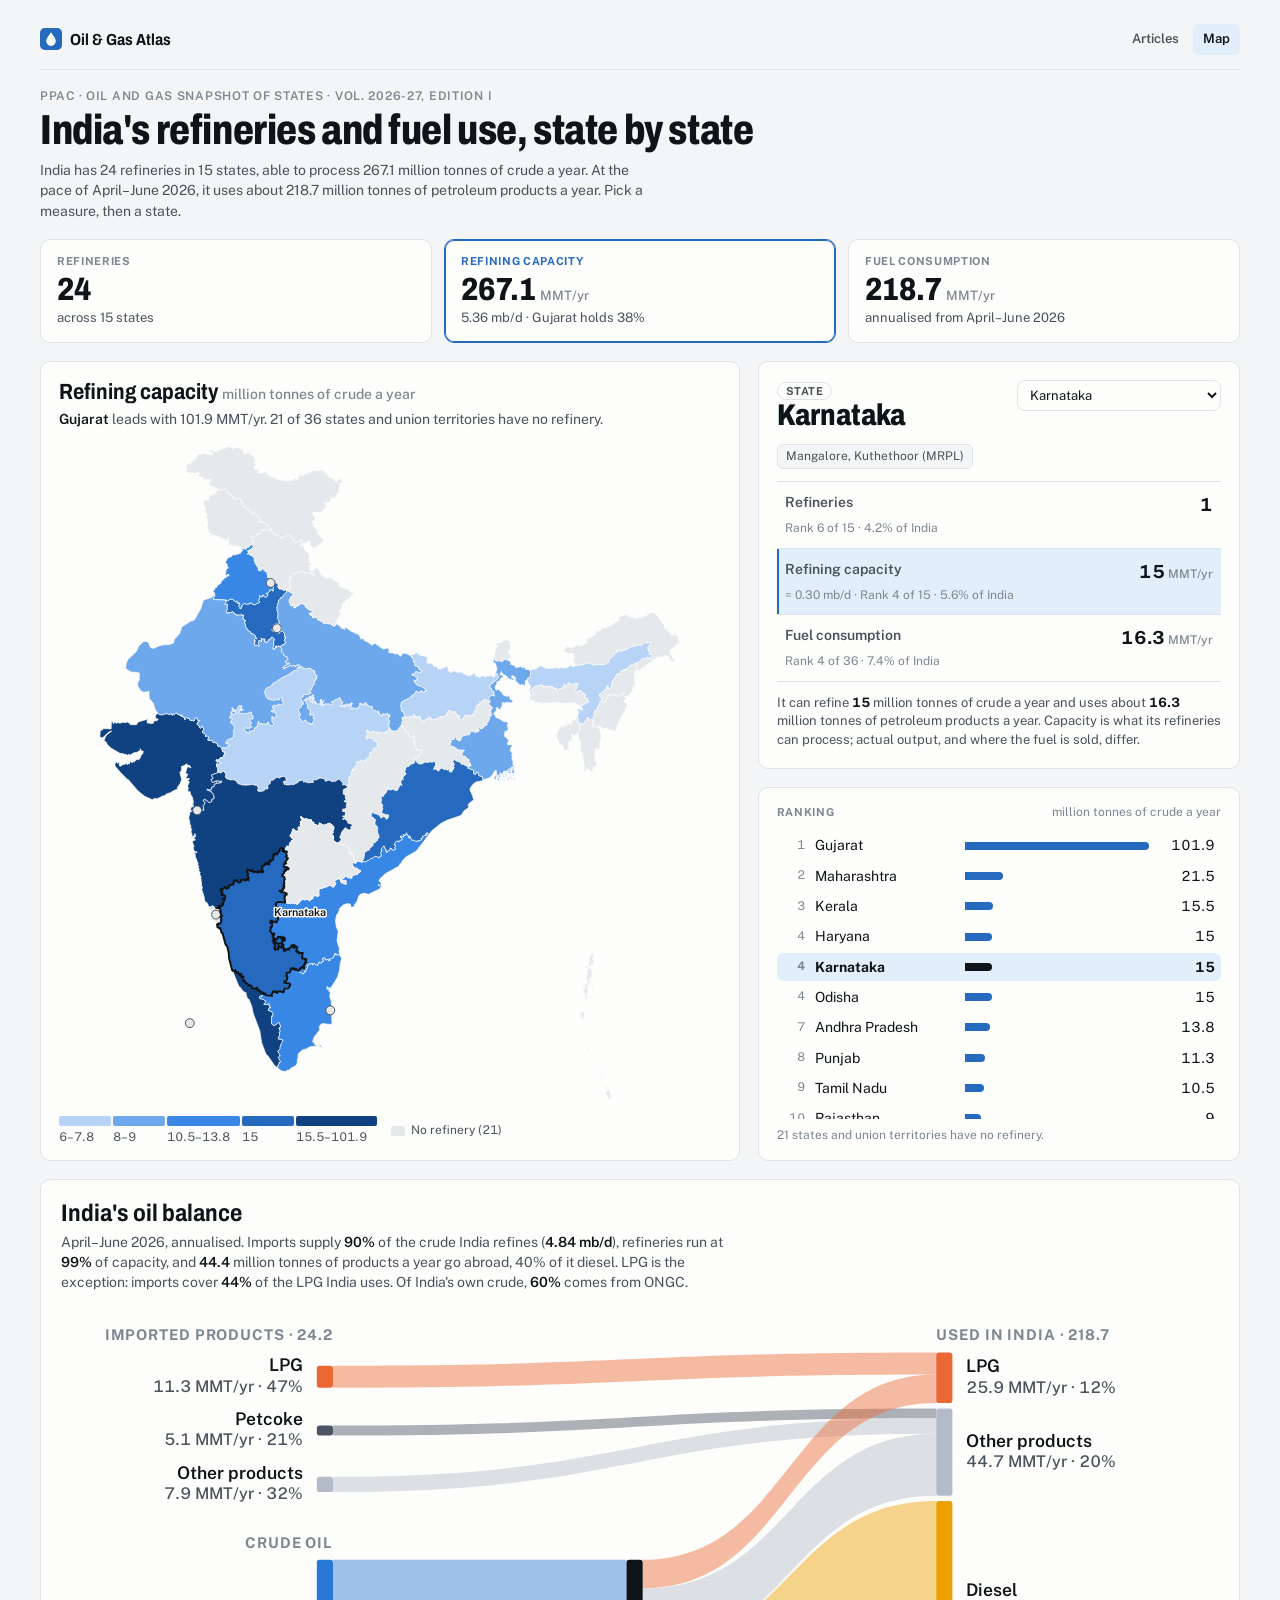
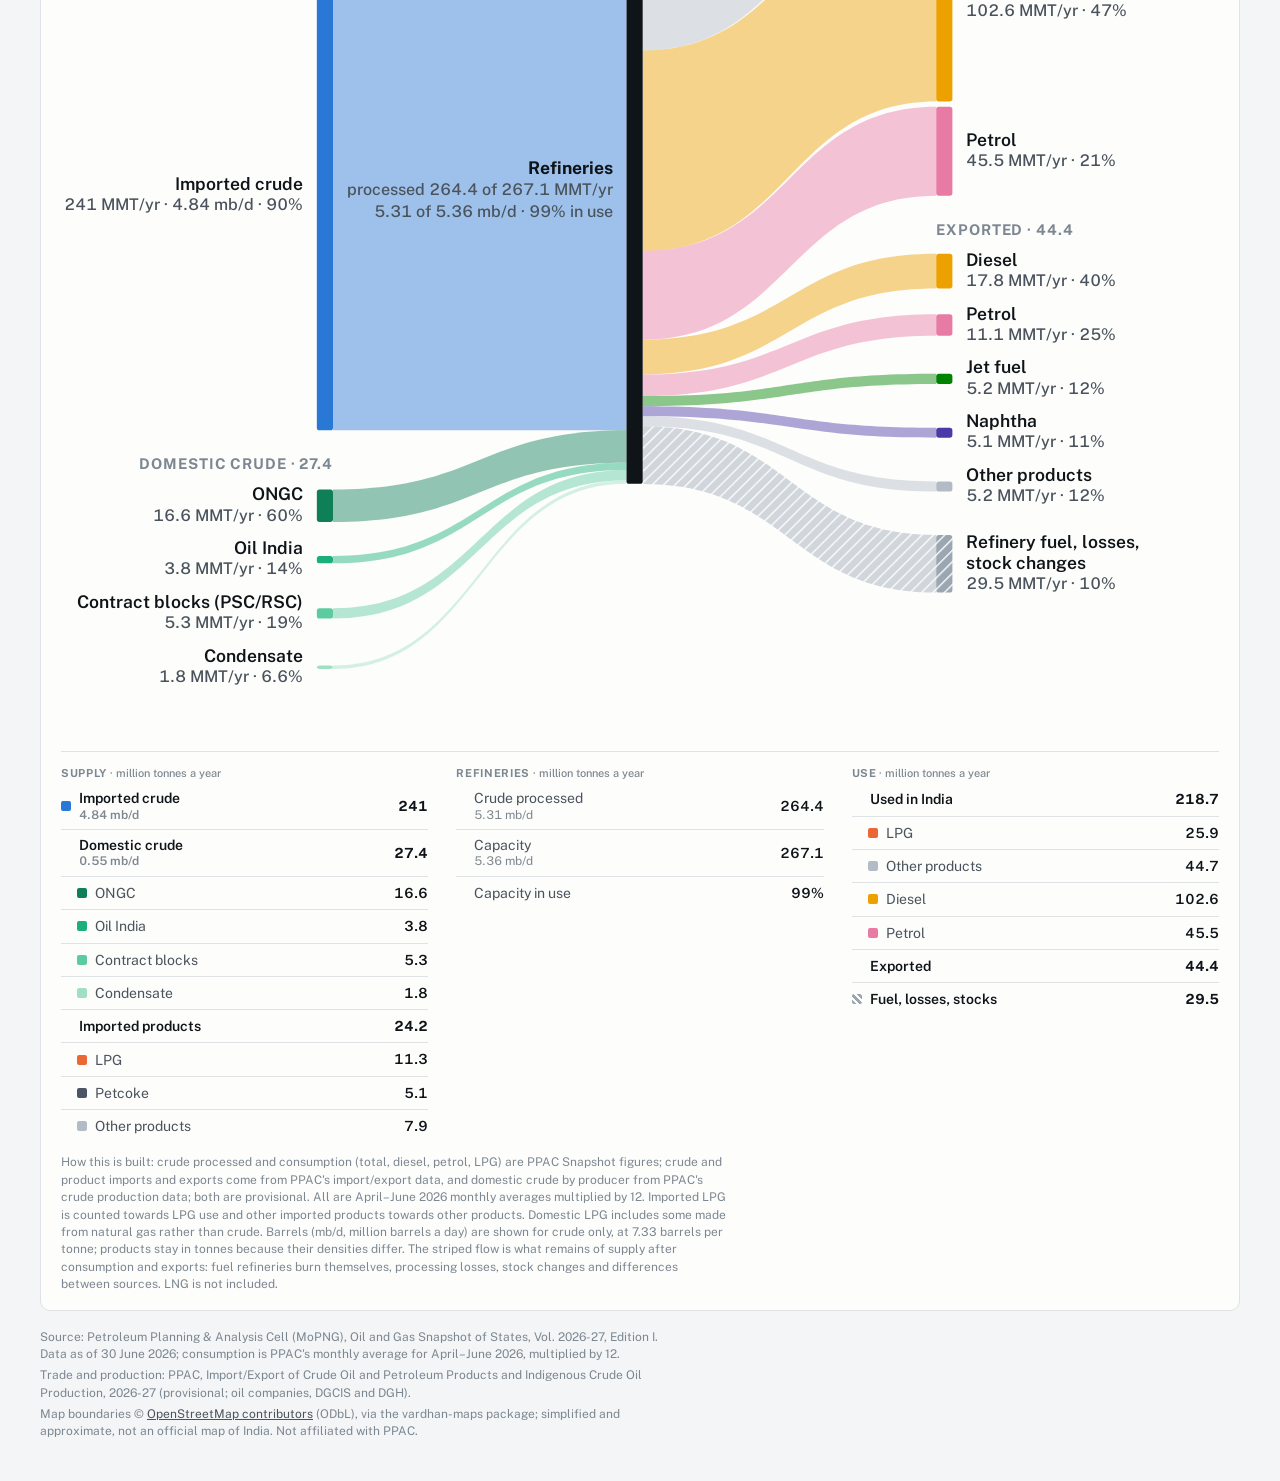
<file: index.html>
<!doctype html>
<html lang="en">
<head>
<meta charset="utf-8">
<meta name="viewport" content="width=device-width, initial-scale=1, viewport-fit=cover">
<title>India Oil &amp; Gas Atlas</title>
<meta name="description" content="Where India refines its crude oil and where the fuel is used: refineries, refining capacity and petroleum consumption for every state, on one interactive map.">
<meta property="og:title" content="India Oil &amp; Gas Atlas">
<meta property="og:description" content="India's refineries, refining capacity and fuel consumption, state by state.">
<meta property="og:type" content="website">
<meta property="og:image" content="https://sand7888.github.io/india-oil-gas-atlas/images/card-atlas.png">
<meta name="twitter:card" content="summary_large_image">

<link rel="canonical" href="https://sand7888.github.io/india-oil-gas-atlas/">
<meta name="google-site-verification" content="hBY-YwabY8hjmgLSeAg3_V8U-w0_obTsezEPtsdZP4U">
<link rel="icon" href="data:image/svg+xml,%3Csvg xmlns='http://www.w3.org/2000/svg' viewBox='0 0 32 32'%3E%3Crect width='32' height='32' rx='7' fill='%23256abf'/%3E%3Cpath d='M16 6c-4 6-7 9.5-7 13a7 7 0 0 0 14 0c0-3.5-3-7-7-13z' fill='%23fff'/%3E%3C/svg%3E">
<link rel="preconnect" href="https://fonts.googleapis.com">
<link rel="preconnect" href="https://fonts.gstatic.com" crossorigin>
<link rel="stylesheet" href="https://fonts.googleapis.com/css2?family=Archivo:wdth,wght@75..100,500..800&family=Public+Sans:wght@400;500;600;700&display=swap">
<link rel="stylesheet" href="assets/site.css?v=7ea134e8">
<style>
/* Layout: three measure tiles that switch the map; map on the left, state card and ranking on the right; one column on phones. */

.tiles { display: grid; grid-template-columns: repeat(3, minmax(0, 1fr)); gap: 12px; }
.tile { all: unset; box-sizing: border-box; cursor: pointer; display: flex; flex-direction: column; gap: 2px; padding: 14px 16px; background: var(--surface); border: 1px solid var(--line); border-radius: var(--radius); min-width: 0; transition: border-color .15s, box-shadow .15s; }
.tile:hover { border-color: var(--muted); }
.tile:focus-visible { outline: 2px solid var(--accent); outline-offset: 2px; }
.tile[aria-selected="true"] { border-color: var(--accent); box-shadow: inset 0 0 0 1px var(--accent); }
.tile .k { font-size: 11px; letter-spacing: .06em; text-transform: uppercase; color: var(--muted); font-weight: 700; }
.tile .v { font-family: var(--display); font-stretch: 85%; font-weight: 800; font-size: 32px; line-height: 1.1; color: var(--ink); }
.tile .v small { font-family: var(--body); font-size: 13px; font-weight: 500; color: var(--muted); margin-left: 4px; }
.tile .s { font-size: 13px; color: var(--ink-2); }
.tile[aria-selected="true"] .k { color: var(--accent); }
@media (max-width: 700px) {
  .tiles { gap: 8px; }
  .tile { padding: 10px; }
  .tile .k { font-size: 10px; letter-spacing: .04em; }
  .tile .v { font-size: 22px; }
  .tile .v small { display: block; margin: 0; font-size: 11px; }
  .tile .s { display: none; }
}

.grid { display: grid; gap: 18px; grid-template-columns: minmax(0, 1.45fr) minmax(0, 1fr); align-items: start; }
@media (max-width: 900px) { .grid { grid-template-columns: minmax(0, 1fr); } }
/* Side by side, the two columns end level: the right column takes the map's height (contain: size keeps it
   from stretching the row), but at least enough for about eight ranking rows; then the map card stretches and
   centres the map. The ranking fills what is left and scrolls. Images keep their natural height. */
@media (min-width: 901px) {
  html:not(.static) .grid { align-items: stretch; }
  html:not(.static) .side { contain: size; min-height: 760px; }
  html:not(.static) .mapwrap { flex: 1; display: flex; flex-direction: column; justify-content: center; }
  html:not(.static) .rankcard { flex: 1; min-height: 0; display: flex; flex-direction: column; }
  html:not(.static) #rank { flex: 1; min-height: 0; overflow-y: auto; scrollbar-width: thin; }
}
.side { display: flex; flex-direction: column; gap: 18px; min-width: 0; }
.card { background: var(--surface); border: 1px solid var(--line); border-radius: var(--radius); min-width: 0; }
.mapcard { padding: 18px 18px 14px; display: flex; flex-direction: column; gap: 10px; }

.maphead h2 { margin: 0; font-family: var(--display); font-stretch: 85%; font-weight: 700; font-size: 22px; line-height: 1.15; text-wrap: balance; }
.maphead .unit { color: var(--muted); font-family: var(--body); font-weight: 500; font-size: 14px; }
.maphead p { margin: 4px 0 0; color: var(--ink-2); }
.maphead p b { color: var(--ink); font-weight: 600; }

.mapwrap { position: relative; }
#map { display: block; width: 100%; height: auto; max-height: 74vh; margin: 0 auto; touch-action: manipulation; }
#map .st { stroke: var(--surface); stroke-width: .7; stroke-linejoin: round; cursor: pointer; transition: fill .25s; }
#map .st:focus { outline: none; }
#map .mk { stroke: var(--ink-2); stroke-width: 1; cursor: pointer; transition: fill .25s; }
#map .hit { fill: transparent; cursor: pointer; }
#map .hover { fill: none; stroke: var(--ink-2); stroke-width: 1.2; pointer-events: none; }
#map .sel { fill: none; stroke: var(--ink); stroke-width: 2; stroke-linejoin: round; pointer-events: none; }
#map .tag { font: 600 11px var(--body); fill: var(--ink); paint-order: stroke; stroke: var(--surface); stroke-width: 3px; stroke-linejoin: round; pointer-events: none; }
@media (prefers-reduced-motion: reduce) { #map .st, #map .mk, .bar i, .tile { transition: none !important; } }

.tip { position: absolute; z-index: 2; pointer-events: none; background: var(--surface); color: var(--ink); border: 1px solid var(--line); border-radius: 8px; padding: 8px 10px; box-shadow: 0 6px 20px rgba(0,0,0,.14); min-width: 150px; max-width: 250px; font-size: 13px; }
.tip b { display: block; font-weight: 700; }
.tip .v { font-size: 16px; font-weight: 600; font-variant-numeric: tabular-nums; }
.tip .v small { font-size: 12px; color: var(--muted); font-weight: 500; }
.tip .m { color: var(--ink-2); font-size: 12px; }

.legend { display: flex; flex-wrap: wrap; gap: 6px 14px; align-items: center; font-size: 12px; color: var(--ink-2); font-variant-numeric: tabular-nums; }
.legend .ramp { display: flex; gap: 2px; align-items: stretch; }
.legend .bin { display: flex; flex-direction: column; gap: 3px; min-width: 52px; flex: none; white-space: nowrap; }
.legend .bin span { padding-right: 10px; }
.legend .bin i, .legend .key i { display: block; height: 10px; border-radius: 2px; }
.legend .key { display: inline-flex; align-items: center; gap: 6px; }
.legend .key i { width: 14px; }

.statecard { padding: 18px; display: flex; flex-direction: column; gap: 12px; }
.statecard .top { display: flex; justify-content: space-between; align-items: flex-start; gap: 10px; }
.statecard h2 { margin: 0; font-family: var(--display); font-stretch: 80%; font-weight: 800; font-size: 30px; line-height: 1.05; text-wrap: balance; min-width: 0; }
.statecard select { font: inherit; font-size: 13px; color: var(--ink); background: var(--surface); border: 1px solid var(--line); border-radius: 8px; padding: 6px 8px; max-width: 46%; }
.statecard select:focus-visible { outline: 2px solid var(--accent); outline-offset: 2px; }
.chip { align-self: flex-start; font-size: 11px; font-weight: 700; letter-spacing: .05em; text-transform: uppercase; color: var(--ink-2); border: 1px solid var(--line); border-radius: 999px; padding: 2px 8px; }
.stats { display: flex; flex-direction: column; border-top: 1px solid var(--line); }
.stat { all: unset; box-sizing: border-box; cursor: pointer; display: grid; grid-template-columns: minmax(0, 1fr) auto; gap: 2px 12px; padding: 10px 8px; border-bottom: 1px solid var(--line); }
.stat:hover { background: var(--accent-soft); }
.stat:focus-visible { outline: 2px solid var(--accent); }
.stat.cur { background: var(--accent-soft); box-shadow: inset 2px 0 0 var(--accent); }
.stat .k { color: var(--ink-2); font-weight: 600; }
.stat .v { text-align: right; font-weight: 700; font-size: 18px; font-variant-numeric: tabular-nums; }
.stat .v small { font-size: 12px; color: var(--muted); font-weight: 500; margin-left: 3px; }
.stat .m { grid-column: 1 / -1; color: var(--muted); font-size: 12px; }
.refs { margin: 0; padding: 0; list-style: none; display: flex; flex-wrap: wrap; gap: 6px; }
.refs li { font-size: 12px; color: var(--ink-2); background: var(--bg); border: 1px solid var(--line); border-radius: 6px; padding: 3px 8px; }
.compare { margin: 0; color: var(--ink-2); font-size: 13px; }
.compare b { color: var(--ink); font-variant-numeric: tabular-nums; }

.rankcard { padding: 16px 18px; }
.rankcard h3 { margin: 0; font-size: 11px; letter-spacing: .06em; text-transform: uppercase; color: var(--muted); font-weight: 700; }
.rankhead { display: flex; justify-content: space-between; align-items: baseline; gap: 12px; margin-bottom: 10px; }
.rankhead span { font-size: 12px; color: var(--muted); }
#rank { list-style: none; margin: 0; padding: 0; display: flex; flex-direction: column; gap: 2px; }
#rank button { all: unset; box-sizing: border-box; width: 100%; display: grid; grid-template-columns: 22px minmax(80px, 140px) minmax(0, 1fr) auto; gap: 10px; align-items: center; padding: 4px 6px; border-radius: 6px; cursor: pointer; font-variant-numeric: tabular-nums; }
#rank button:hover { background: var(--accent-soft); }
#rank button:focus-visible { outline: 2px solid var(--accent); }
#rank .n { color: var(--muted); font-size: 12px; text-align: right; }
#rank .nm { overflow: hidden; text-overflow: ellipsis; white-space: nowrap; }
#rank .val { text-align: right; min-width: 56px; }
#rank .bar { height: 8px; position: relative; }
#rank .bar i { position: absolute; left: 0; top: 0; bottom: 0; background: var(--accent); border-radius: 0 4px 4px 0; transition: width .3s; }
#rank .on { background: var(--accent-soft); font-weight: 700; }
#rank .on .bar i { background: var(--ink); }
.ranknote { margin: 8px 0 0; font-size: 12px; color: var(--muted); }
.more { margin-top: 10px; font: inherit; font-size: 13px; color: var(--accent); background: none; border: 1px solid var(--line); border-radius: 8px; padding: 6px 12px; cursor: pointer; }
.more:hover { background: var(--accent-soft); }
html.static .grid { grid-template-columns: minmax(0, 1.5fr) minmax(0, 1fr); }
@media (min-width: 640px) {
  html.embed .grid { grid-template-columns: minmax(0, 1.45fr) minmax(0, 1fr); }
  html.embed:not(.static) .grid { align-items: stretch; }
  html.embed:not(.static) .side { contain: size; }
  html.embed:not(.static) .rankcard { flex: 1; min-height: 0; display: flex; flex-direction: column; }
  html.embed:not(.static) #rank { flex: 1; min-height: 0; overflow-y: auto; scrollbar-width: thin; }
}
html.static #map { max-height: 640px; }
/* Images carry the chart only; the explanation goes in the post. */
html.static .balnums, html.static .balnote, html.static #ballead, html.static #msub, html.static .ranknote { display: none !important; }

.balance { padding: 20px 20px 16px; display: flex; flex-direction: column; gap: 12px; }
.balance h2 { margin: 0; font-family: var(--display); font-stretch: 85%; font-weight: 700; font-size: 24px; line-height: 1.15; text-wrap: balance; }
.balance .lead { margin: 4px 0 0; color: var(--ink-2); max-width: 75ch; }
.balance .lead b { color: var(--ink); font-weight: 600; }
.sankeywrap { position: relative; overflow-x: auto; -webkit-overflow-scrolling: touch; }
#sankey { display: block; width: 100%; min-width: 720px; height: auto; }
#sankey .link { fill-opacity: var(--link-op); transition: fill-opacity .15s; cursor: default; }
#sankey .link.dim { fill-opacity: .12; }
#sankey .link.on { fill-opacity: .85; }
#sankey .lbl { font: 600 13px var(--body); fill: var(--ink); }
#sankey .val { font: 500 12px var(--body); fill: var(--ink-2); font-variant-numeric: tabular-nums; }
#sankey .ref { font: 700 13px var(--body); fill: var(--ink); }
#sankey .grp { font: 700 11px var(--body); letter-spacing: .06em; fill: var(--muted); text-transform: uppercase; }
@media (prefers-reduced-motion: reduce) { #sankey .link { transition: none; } }
.scrollhint { display: none; font-size: 12px; color: var(--muted); margin: 0; }
@media (max-width: 760px) { .scrollhint { display: block; } }
/* Number table: three columns of rows (swatch, label, value); sub-items indent under their total. */
.balnums { display: grid; grid-template-columns: repeat(3, minmax(0, 1fr)); gap: 16px 28px; margin: 0; padding-top: 14px; border-top: 1px solid var(--line); }
@media (max-width: 700px) { .balnums { grid-template-columns: minmax(0, 1fr); } }
.balnums h3 { margin: 0 0 2px; font-size: 11px; letter-spacing: .06em; text-transform: uppercase; color: var(--muted); font-weight: 700; }
.balnums h3 span { text-transform: none; letter-spacing: 0; font-weight: 500; }
.balnums .r { display: grid; grid-template-columns: 10px minmax(0, 1fr) auto; gap: 0 8px; align-items: center; padding: 6px 0; border-bottom: 1px solid var(--line); font-variant-numeric: tabular-nums; }
.balnums .r:last-child { border-bottom: 0; }
.balnums .r i { width: 10px; height: 10px; border-radius: 2px; }
.balnums .r i.striped { background: repeating-linear-gradient(45deg, var(--flow) 0 3px, var(--surface) 3px 5px); }
.balnums .r span { color: var(--ink-2); line-height: 1.3; }
.balnums .r small { display: block; font-size: 12px; color: var(--muted); }
.balnums .r b { font-weight: 600; text-align: right; }
.balnums .r.total span { color: var(--ink); font-weight: 600; }
.balnums .r.total b { font-weight: 700; }
.balnums .r.sub { padding-left: 16px; }
.balnote { margin: 0; font-size: 12px; color: var(--muted); max-width: 95ch; }
</style>
</head>
<body>
<div class="page">
  <nav class="site-nav" aria-label="Site">
    <a class="brand" href="./"><svg viewBox="0 0 32 32" aria-hidden="true"><rect width="32" height="32" rx="7" fill="var(--accent)"/><path d="M16 6c-4 6-7 9.5-7 13a7 7 0 0 0 14 0c0-3.5-3-7-7-13z" fill="var(--surface)"/></svg>Oil &amp; Gas Atlas</a>
    <div class="links"><a href="posts/">Articles</a><a href="./" aria-current="page">Map</a></div>
  </nav>

  <header>
    <p class="eyebrow">PPAC · Oil and Gas Snapshot of States · Vol. 2026-27, Edition I</p>
    <h1>India's refineries and fuel use, state by state</h1>
    <p class="lede" id="lede"></p>
  </header>

  <div class="tiles" role="tablist" aria-label="Measure" id="tiles" data-embed="map-tiles"></div>

  <div class="grid">
    <section class="card mapcard" aria-label="Map" data-embed="map">
      <div class="maphead"><h2 id="mtitle"></h2><p id="msub"></p></div>
      <div class="mapwrap" id="mapwrap">
        <svg id="map" role="img" aria-label="Map of India by state"></svg>
        <div class="tip" id="tip" hidden></div>
      </div>
      <div class="legend" id="legend"></div>
    </section>

    <div class="side">
      <section class="card statecard" id="statecard" aria-live="polite"></section>
      <section class="card rankcard" aria-label="Ranking" data-embed="map">
        <div class="rankhead"><h3>Ranking</h3><span id="rankunit"></span></div>
        <ol id="rank"></ol>
        <p class="ranknote" id="ranknote" hidden></p>
        <button class="more" id="more" type="button"></button>
      </section>
    </div>
  </div>

  <section class="card balance" aria-labelledby="bal-h" data-embed="balance">
    <div>
      <h2 id="bal-h">India's oil balance</h2>
      <p class="lead" id="ballead"></p>
    </div>
    <p class="scrollhint">Swipe sideways to see the whole chart.</p>
    <div class="sankeywrap" id="sankeywrap">
      <svg id="sankey" role="img" aria-labelledby="bal-h ballead"></svg>
      <div class="tip" id="stip" hidden></div>
    </div>
    <div class="balnums" id="balnums"></div>
    <p class="balnote" id="balnote"></p>
  </section>

  <footer>
    <span id="src"></span>
    <span id="tradesrc"></span>
    <span>Map boundaries © <a href="https://www.openstreetmap.org/copyright" target="_blank" rel="noopener">OpenStreetMap contributors</a> (ODbL), via the vardhan-maps package; simplified and approximate, not an official map of India. Not affiliated with PPAC.</span>
  </footer>
</div>

<script src="assets/embed.js?v=7ea134e8"></script>
<script>
const DATA = {"edition":{"label":"Vol. 2026-27, Edition I","period":"April\u2013June 2026","asOf":"30 June 2026"},"regions":{"India":{"level":"Country","values":{"2.01":24.0,"2.02":267.1,"6.05":18228.1}},"Andhra Pradesh":{"level":"State","values":{"2.01":2.0,"2.02":13.8,"6.05":718.7}},"Arunachal Pradesh":{"level":"State","values":{"2.01":0.0,"2.02":0.0,"6.05":34.7}},"Assam":{"level":"State","values":{"2.01":4.0,"2.02":7.6,"6.05":241.0}},"Bihar":{"level":"State","values":{"2.01":1.0,"2.02":6.0,"6.05":554.0}},"Chhattisgarh":{"level":"State","values":{"2.01":0.0,"2.02":0.0,"6.05":376.6}},"Goa":{"level":"State","values":{"2.01":0.0,"2.02":0.0,"6.05":64.7}},"Gujarat":{"level":"State","values":{"2.01":4.0,"2.02":101.9,"6.05":2105.7}},"Haryana":{"level":"State","values":{"2.01":1.0,"2.02":15.0,"6.05":844.9}},"Himachal Pradesh":{"level":"State","values":{"2.01":0.0,"2.02":0.0,"6.05":163.4}},"Jharkhand":{"level":"State","values":{"2.01":0.0,"2.02":0.0,"6.05":343.7}},"Karnataka":{"level":"State","values":{"2.01":1.0,"2.02":15.0,"6.05":1355.1}},"Kerala":{"level":"State","values":{"2.01":1.0,"2.02":15.5,"6.05":557.3}},"Madhya Pradesh":{"level":"State","values":{"2.01":1.0,"2.02":7.8,"6.05":847.1}},"Maharashtra":{"level":"State","values":{"2.01":2.0,"2.02":21.5,"6.05":2066.3}},"Manipur":{"level":"State","values":{"2.01":0.0,"2.02":0.0,"6.05":22.6}},"Meghalaya":{"level":"State","values":{"2.01":0.0,"2.02":0.0,"6.05":51.0}},"Mizoram":{"level":"State","values":{"2.01":0.0,"2.02":0.0,"6.05":20.1}},"Nagaland":{"level":"State","values":{"2.01":0.0,"2.02":0.0,"6.05":19.2}},"Odisha":{"level":"State","values":{"2.01":1.0,"2.02":15.0,"6.05":629.6}},"Punjab":{"level":"State","values":{"2.01":1.0,"2.02":11.3,"6.05":625.1}},"Rajasthan":{"level":"State","values":{"2.01":1.0,"2.02":9.0,"6.05":993.1}},"Sikkim":{"level":"State","values":{"2.01":0.0,"2.02":0.0,"6.05":13.3}},"Tamil Nadu":{"level":"State","values":{"2.01":2.0,"2.02":10.5,"6.05":1314.1}},"Telangana":{"level":"State","values":{"2.01":0.0,"2.02":0.0,"6.05":669.9}},"Tripura":{"level":"State","values":{"2.01":0.0,"2.02":0.0,"6.05":21.2}},"Uttar Pradesh":{"level":"State","values":{"2.01":1.0,"2.02":8.0,"6.05":1882.9}},"Uttarakhand":{"level":"State","values":{"2.01":0.0,"2.02":0.0,"6.05":173.7}},"West Bengal":{"level":"State","values":{"2.01":1.0,"2.02":8.0,"6.05":769.4}},"Andaman & Nicobar Islands":{"level":"UT","values":{"2.01":0.0,"2.02":0.0,"6.05":20.4}},"Chandigarh":{"level":"UT","values":{"2.01":0.0,"2.02":0.0,"6.05":44.7}},"Delhi":{"level":"UT","values":{"2.01":0.0,"2.02":0.0,"6.05":396.5}},"Dadra & Nagar Haveli and Daman & Diu":{"level":"UT","values":{"2.01":0.0,"2.02":0.0,"6.05":38.0}},"Jammu & Kashmir":{"level":"UT","values":{"2.01":0.0,"2.02":0.0,"6.05":151.4}},"Ladakh":{"level":"UT","values":{"2.01":0.0,"2.02":0.0,"6.05":19.3}},"Lakshadweep":{"level":"UT","values":{"2.01":0.0,"2.02":0.0,"6.05":1.9}},"Puducherry":{"level":"UT","values":{"2.01":0.0,"2.02":0.0,"6.05":77.3}}},"refineries":{"Andhra Pradesh":["Vizag (HPCL)","Tatipaka (ONGC)"],"Assam":["Numaligarh","Guwahati (IOCL)","Bongaigaon (IOCL)","Digboi (IOCL)"],"Bihar":["Barauni (IOCL)"],"Gujarat":["Jamnagar DTA (RIL)","Jamnagar SEZ (RIL)","Jawahar Nagar, Koyali (IOCL)","Vadinar (NEL)"],"Haryana":["Panipat (IOCL)"],"Karnataka":["Mangalore, Kuthethoor (MRPL)"],"Kerala":["Kochi (BPCL)"],"Madhya Pradesh":["Bina (BPCL)"],"Maharashtra":["BPCL refinery","HPCL refinery"],"Odisha":["Paradeep (IOCL)"],"Punjab":["Guru Gobind Singh (HMEL)"],"Rajasthan":["Barmer (HPCL)"],"Tamil Nadu":["Chennai (CPCL)","Muttam Narimanam (CPCL)"],"Uttar Pradesh":["Mathura (IOCL)"],"West Bengal":["Haldia (IOCL)"]},"balance":{"bblPerTonne":7.33,"crudeImports":241.0,"domesticCrude":27.4,"domestic":[{"id":"d1","label":"ONGC","v":16.57},{"id":"d2","label":"Oil India","v":3.78},{"id":"d3","label":"Contract blocks (PSC/RSC)","v":5.25},{"id":"d4","label":"Condensate","v":1.8}],"processed":264.35,"capacity":267.1,"productImports":24.2,"productExports":44.37,"consumption":218.74,"other":29.49,"imports":[{"id":"lpg","label":"LPG","v":11.28},{"id":"petcoke","label":"Petcoke","v":5.07},{"id":"other","label":"Other products","v":7.85}],"used":[{"id":"lpg","label":"LPG","v":25.92,"fromImports":11.28},{"id":"other","label":"Other products","v":44.69,"fromImports":12.91},{"id":"diesel","label":"Diesel","v":102.62,"fromImports":0},{"id":"petrol","label":"Petrol","v":45.51,"fromImports":0}],"exports":[{"id":"diesel","label":"Diesel","v":17.8},{"id":"petrol","label":"Petrol","v":11.08},{"id":"jet","label":"Jet fuel","v":5.24},{"id":"naphtha","label":"Naphtha","v":5.08},{"id":"other","label":"Other products","v":5.17}]}};
const GEO = {"w":600,"h":675,"states":[{"name":"Andaman & Nicobar Islands","code":"IN-AN","d":"M500.3,539.0L500.2,540.6L499.2,541.3L499.7,542.0L499.5,547.5L499.9,548.0L502.2,548.0L503.5,547.5L502.0,545.1L503.5,545.5L503.2,544.9L503.9,545.7L504.7,544.4L504.2,544.1L504.8,543.9L505.2,539.1L503.5,534.3L503.0,535.3L501.6,535.0L500.3,536.9L500.1,536.3ZM504.0,521.5L503.0,522.4L503.2,523.3L502.4,523.8L502.9,524.4L502.0,525.9L502.6,527.2L501.7,529.4L502.5,529.7L501.7,529.9L501.3,532.3L502.0,532.4L501.4,534.6L502.4,535.4L503.0,535.3L502.6,534.3L503.2,533.1L503.5,532.8L503.8,533.9L504.3,533.4L503.6,532.2L504.3,531.1L504.8,532.4L506.0,531.6L506.9,526.8L505.8,526.7L505.7,525.7L504.6,525.2L506.2,525.2L506.9,524.0L506.2,523.4L506.1,520.1L505.8,520.8L505.3,520.2L505.3,521.1L503.9,521.0ZM500.6,560.7L501.3,556.2L499.8,556.0L500.6,554.6L500.3,553.7L500.8,554.1L501.2,553.6L500.2,552.7L500.7,550.7L499.6,551.0L499.5,549.3L498.0,552.3L497.7,557.4L496.7,555.7L495.8,557.9L496.5,558.6L496.7,561.2L497.3,560.8L497.7,562.6L498.4,562.5L497.7,562.9L497.9,564.1L498.4,563.9L498.4,565.0L499.7,566.0L500.7,561.9L499.9,561.5L499.3,563.3L498.7,562.2L499.7,561.8L499.4,560.6L500.3,561.3ZM522.7,659.2L522.6,658.6L521.4,659.6L519.4,659.8L518.8,661.2L519.2,661.4L518.9,663.7L519.7,663.6L520.7,665.8L521.5,666.0L521.2,666.9L522.2,669.2L522.7,667.9L523.7,668.0L523.6,666.0L524.6,664.9L523.4,662.0L523.3,659.4ZM494.6,579.4L493.8,581.0L492.9,581.2L493.9,584.9L493.1,586.5L495.8,587.1L496.9,585.7L496.4,584.6L497.5,583.4L497.3,581.1L495.9,578.7ZM500.6,552.9L501.4,552.8L502.5,550.3L503.1,550.3L503.0,548.0L501.0,547.7L501.2,548.3L500.5,548.6ZM512.2,643.7L512.7,642.9L512.7,644.4L515.1,644.4L513.2,641.5L512.1,642.1ZM520.7,656.0L519.9,654.2L519.9,655.6L518.3,655.8L518.6,658.6ZM501.0,617.4L502.2,616.6L501.0,614.6L500.9,615.4L500.0,615.5L499.9,616.7L500.2,617.4ZM515.7,638.4L516.5,637.8L516.0,636.9L514.8,638.2L515.3,640.9L515.9,640.1L516.4,640.5L515.3,641.1L515.6,642.1L516.7,640.4ZM497.3,568.2L497.6,568.9L499.3,568.3L498.5,567.6L499.2,566.9L498.2,565.1L498.0,567.5ZM500.0,534.9L499.9,533.2L499.4,532.9L498.9,533.6L498.9,537.5ZM506.6,556.8L505.7,554.2L504.9,553.5L504.1,554.7L505.6,555.7L506.2,557.1ZM509.7,637.4L508.1,636.0L508.4,634.5L507.6,634.5L507.7,636.8L509.3,637.8ZM507.3,552.6L506.9,550.0L506.3,551.7ZM490.7,565.1L490.9,563.7L489.7,563.4L489.6,564.7ZM516.2,642.8L517.2,643.6L516.9,641.5L516.7,642.3L516.3,641.5L515.7,642.2ZM506.4,553.5L506.1,550.9L505.6,552.2Z","c":[510.4,593.6],"area":270.1},{"name":"Andhra Pradesh","code":"IN-AP","d":"M311.3,429.0L313.5,425.5L316.5,422.6L327.0,416.5L339.8,399.8L338.6,399.0L338.8,398.1L336.4,398.6L337.9,399.9L336.3,401.0L336.2,399.9L334.8,400.5L334.1,401.8L332.9,401.1L333.5,402.1L333.3,403.3L332.1,403.6L332.3,404.2L331.7,403.8L332.0,404.6L331.2,403.9L331.4,405.9L326.2,406.9L325.2,405.6L322.3,405.6L320.3,401.1L319.3,401.8L320.2,403.4L319.5,403.2L318.6,401.4L319.0,401.1L318.4,401.0L316.9,398.0L316.1,400.3L315.4,399.8L315.1,401.3L313.7,399.5L313.6,402.5L312.4,401.3L310.6,401.6L310.9,403.0L311.4,402.2L312.1,403.0L311.4,402.8L312.7,404.3L312.5,405.0L310.0,406.0L309.8,406.7L308.8,406.5L308.6,407.4L307.1,406.2L304.6,409.3L304.3,410.1L305.4,410.3L305.2,411.5L306.2,411.5L304.7,413.4L305.7,414.0L305.4,415.1L303.1,415.6L302.1,415.2L302.2,414.1L300.4,413.6L299.8,416.0L297.1,416.8L297.0,418.2L295.9,416.5L296.7,415.5L295.1,414.6L295.5,413.6L294.6,413.2L294.9,412.2L293.9,411.4L291.5,414.2L291.9,415.4L291.0,416.3L292.0,416.2L292.1,416.9L291.1,417.3L290.5,418.9L291.7,420.2L291.0,420.2L291.1,422.1L289.7,422.2L289.5,423.5L287.8,423.0L287.6,422.3L284.8,421.9L283.4,423.4L280.4,424.4L278.6,426.1L277.5,425.9L276.5,427.3L274.0,427.5L273.6,426.9L271.9,427.9L267.3,426.6L265.8,427.5L266.2,428.4L265.2,429.2L263.5,428.2L262.0,428.8L262.3,431.0L261.2,432.1L263.4,432.2L264.5,433.9L266.0,434.2L266.6,433.7L267.0,435.1L270.3,436.3L270.6,437.1L269.6,438.3L267.9,438.2L267.5,440.2L265.2,440.3L264.7,441.1L262.4,440.5L262.5,441.8L261.6,441.7L261.6,443.7L260.9,444.4L258.8,443.5L257.1,443.7L257.4,443.1L255.6,441.9L254.3,442.6L253.3,444.6L252.2,443.3L251.7,443.8L252.1,444.9L251.2,445.8L253.9,446.8L254.7,446.1L256.1,447.0L255.3,448.9L256.3,449.8L255.4,450.3L253.3,449.7L251.7,448.2L252.1,448.6L251.6,449.3L250.4,447.9L249.8,445.3L248.2,445.0L247.9,444.3L246.8,445.5L245.0,445.9L244.3,447.1L243.9,448.2L244.9,448.5L245.3,449.7L243.2,453.1L242.1,453.2L241.5,451.9L240.2,452.0L239.4,451.1L236.6,452.7L232.8,453.6L232.2,454.4L229.0,454.7L228.1,456.5L228.2,462.1L227.0,462.5L224.0,461.8L221.9,463.1L222.2,464.8L221.7,465.2L221.2,464.0L220.5,463.9L220.6,465.4L219.5,466.7L218.5,466.9L216.3,465.2L214.8,466.2L211.9,465.5L210.0,466.8L208.9,466.6L208.8,468.5L207.4,469.1L207.2,470.2L206.4,470.7L205.4,470.6L204.3,469.1L203.9,470.1L201.5,469.2L199.7,469.9L188.6,467.9L185.0,469.1L184.1,470.7L184.9,470.9L184.5,472.8L186.2,474.4L186.0,475.2L185.2,474.6L184.2,475.1L184.2,478.0L183.1,478.1L184.8,481.8L185.8,481.7L186.9,483.1L186.1,484.0L187.0,485.2L185.2,488.9L184.5,488.8L184.6,488.3L181.1,488.3L180.3,487.2L179.1,487.3L178.9,489.5L180.9,489.7L180.9,490.3L180.6,493.1L179.2,493.7L179.6,494.6L178.8,497.7L180.9,500.5L183.1,500.2L182.4,502.1L181.9,501.7L181.3,502.3L181.2,503.3L182.7,504.4L182.0,504.9L182.4,505.5L185.6,506.1L186.4,503.4L188.5,503.9L189.3,503.4L189.3,504.7L190.9,504.8L191.5,506.5L192.0,505.9L191.1,504.1L191.8,503.5L192.6,504.7L193.6,504.8L194.0,506.9L193.7,507.4L191.5,507.0L190.6,508.0L190.6,508.6L191.6,508.2L190.2,510.2L191.4,510.5L191.2,511.4L192.4,511.4L191.6,513.3L190.6,512.7L191.0,511.9L190.0,510.2L186.4,510.8L186.1,509.8L184.2,509.6L184.0,507.0L182.5,506.5L181.4,507.2L181.3,507.8L183.1,509.1L182.2,510.2L184.4,512.3L183.1,514.6L183.5,516.4L184.1,515.7L184.9,516.4L187.0,516.1L187.0,514.6L186.1,514.0L187.0,513.8L187.3,512.5L187.6,513.8L188.3,512.9L188.7,514.2L189.8,513.8L190.1,514.5L192.3,514.3L192.1,515.2L192.9,515.0L192.7,517.8L193.5,517.6L193.3,517.1L194.2,517.6L194.1,516.2L194.8,516.9L196.3,516.6L196.0,516.0L196.7,515.6L198.0,516.5L198.0,515.2L200.4,513.7L200.2,512.1L201.6,512.1L202.2,512.9L203.4,511.8L202.7,514.6L203.7,513.6L204.6,513.9L204.7,513.1L206.0,513.8L206.2,515.5L205.5,516.5L206.1,517.1L205.0,517.9L205.4,518.6L206.8,518.3L207.8,519.0L207.6,520.4L208.5,519.6L211.8,519.9L211.0,524.8L211.9,525.2L211.3,525.5L213.4,525.7L214.4,526.9L215.1,525.9L215.5,526.6L214.8,528.3L215.4,529.1L214.1,529.8L214.5,530.4L213.0,531.8L213.1,533.3L212.0,533.9L213.1,534.8L213.0,535.6L212.6,534.6L211.5,534.8L210.8,534.1L210.0,535.8L208.8,535.7L208.5,538.6L207.7,539.4L209.2,539.2L211.3,540.9L213.0,540.9L213.1,539.8L214.1,539.0L213.6,538.2L214.9,539.3L214.9,538.1L216.9,534.2L216.2,532.9L216.9,532.0L217.9,532.4L218.1,531.2L221.6,530.6L221.6,532.0L222.5,532.0L221.9,531.7L222.3,530.9L223.7,530.8L225.4,532.2L227.1,532.3L227.4,530.9L228.5,530.4L228.0,529.5L228.5,529.0L230.0,530.4L231.1,530.0L231.3,528.6L232.6,528.6L232.9,527.5L232.0,526.9L232.8,526.1L231.5,526.0L232.6,525.0L234.6,525.3L234.6,526.7L235.5,527.1L237.6,526.3L237.6,527.4L239.0,528.2L239.8,527.8L238.5,526.5L239.1,525.8L239.7,526.3L242.6,525.0L243.4,522.5L244.9,521.9L244.0,520.8L245.6,520.7L245.5,522.0L246.7,521.7L248.8,522.4L249.3,520.4L248.6,518.4L249.0,515.7L246.5,507.4L247.8,498.0L245.9,493.9L244.9,487.2L246.1,481.5L248.1,478.6L249.4,474.4L252.6,471.4L257.2,469.8L260.1,470.5L260.3,472.8L259.4,471.3L260.6,473.3L262.8,473.2L264.4,472.2L264.2,470.8L266.9,467.6L268.5,462.2L270.2,460.5L273.8,459.4L278.6,460.3L290.2,454.7L291.6,451.2L291.0,450.7L291.3,448.5L289.6,447.9L289.1,446.6L290.6,444.0L295.9,439.3L308.6,432.3L310.3,430.5L309.6,429.7L310.5,430.2Z","c":[246.5,470.9],"area":6055.6},{"name":"Arunachal Pradesh","code":"IN-AR","d":"M511.1,192.6L508.6,195.0L508.5,196.8L504.5,199.1L504.2,200.3L499.1,201.5L498.7,203.1L500.2,203.6L500.1,205.2L495.5,208.0L494.6,209.3L493.9,208.4L492.0,209.2L491.3,207.6L490.4,207.2L486.6,209.6L485.0,209.6L483.9,211.0L482.9,210.8L482.0,209.4L481.0,209.8L478.5,208.5L476.7,208.6L477.7,208.7L478.3,209.8L478.0,211.3L476.6,212.8L477.0,214.5L478.4,216.1L479.3,215.6L480.9,216.5L485.8,216.2L486.7,219.5L488.0,220.5L486.2,221.0L486.9,221.6L485.9,224.2L487.8,227.3L487.7,228.9L497.2,227.5L498.4,226.9L498.7,225.8L503.0,226.5L505.9,228.4L518.8,227.3L522.4,225.0L521.8,223.3L528.8,216.2L531.0,215.1L529.9,213.3L530.8,212.6L531.2,213.7L532.8,214.0L534.4,213.5L534.9,214.4L542.4,211.3L543.8,209.5L545.8,209.7L552.0,207.6L553.5,208.2L556.3,207.4L558.0,205.8L562.4,205.4L565.3,205.6L561.0,210.8L561.7,211.8L561.5,213.0L563.5,214.7L562.8,217.4L563.6,217.1L563.6,217.9L564.1,217.1L565.3,217.3L566.2,218.7L563.8,221.1L561.9,220.4L557.9,221.8L556.1,220.9L555.0,222.0L554.9,223.8L553.0,224.4L550.8,226.1L549.7,225.9L550.5,228.8L549.5,229.8L550.7,231.4L550.0,232.6L551.0,234.2L554.5,233.2L556.0,230.8L556.7,230.2L557.9,230.8L559.2,228.7L560.8,228.9L561.9,226.3L564.8,225.5L566.4,222.7L570.5,220.5L575.1,219.9L576.5,220.4L578.1,218.6L580.1,218.5L582.0,219.1L583.7,221.0L583.1,222.0L583.5,222.7L585.7,223.2L587.5,224.7L588.8,224.6L589.3,223.9L584.1,216.7L584.8,215.5L583.9,213.2L585.8,212.0L586.5,210.4L587.8,210.6L590.9,207.0L592.1,206.6L593.3,207.5L593.7,207.1L593.3,205.5L594.0,204.5L593.2,203.3L592.3,203.4L593.3,200.3L588.6,196.9L587.6,196.7L586.4,197.8L584.5,197.1L583.2,194.2L581.2,193.4L580.3,191.4L579.8,191.9L578.9,191.2L578.6,188.7L577.5,187.6L577.8,186.9L576.5,185.9L576.5,184.3L574.9,184.2L574.7,182.7L573.3,182.0L573.3,181.1L572.1,180.2L572.4,179.2L571.3,177.5L569.7,176.9L567.8,174.9L565.3,174.7L563.5,176.0L562.2,175.3L560.6,176.4L560.8,178.0L560.1,178.4L558.0,177.7L557.8,178.8L556.0,178.7L556.0,180.2L555.1,179.9L554.5,178.7L554.1,180.1L552.0,179.8L551.1,181.3L550.1,180.5L547.9,180.8L547.8,179.8L545.8,179.1L546.2,180.1L543.5,179.0L541.9,179.3L541.9,178.4L540.8,177.9L539.6,176.0L536.5,178.1L531.6,179.6L531.3,180.9L533.1,182.3L530.9,184.4L529.3,184.3L526.9,185.7L526.1,187.4L525.1,186.9L524.1,188.6L521.5,188.7L519.9,190.2L516.1,190.0L513.4,193.2L512.2,193.4Z","c":[544.0,206.9],"area":3356.6},{"name":"Assam","code":"IN-AS","d":"M439.6,245.1L441.1,246.6L440.6,247.7L441.3,247.5L441.6,248.7L441.8,248.2L442.6,248.9L441.7,249.7L442.9,249.7L441.5,252.5L442.8,256.8L442.2,260.2L442.7,258.3L445.6,257.1L443.0,254.1L443.9,254.0L444.1,252.3L445.2,252.0L445.3,251.1L447.5,249.4L450.7,249.4L453.2,248.2L455.2,248.6L455.9,249.6L455.5,250.8L456.9,249.4L457.7,249.8L457.6,250.7L459.6,249.5L460.6,250.5L461.4,249.5L462.9,249.6L463.6,250.4L464.2,249.7L464.6,251.0L465.9,250.9L465.4,252.4L469.3,251.6L468.9,253.3L469.8,254.5L472.1,252.0L476.0,251.3L474.9,251.2L477.0,247.8L478.0,248.0L478.2,249.3L477.6,249.9L478.8,250.6L479.8,249.5L480.0,247.2L481.9,245.9L483.0,246.4L482.8,247.6L483.8,248.6L488.9,246.8L491.1,247.0L488.5,249.7L488.5,250.4L490.0,250.5L488.5,252.5L488.6,255.6L493.2,253.9L494.4,254.6L495.6,256.9L496.6,256.9L497.0,258.2L498.6,257.4L498.4,258.7L496.8,260.2L497.5,260.1L497.6,261.3L498.6,260.9L501.2,263.1L500.8,265.0L501.6,265.6L498.8,266.5L498.0,267.9L496.0,267.3L496.3,268.2L495.1,268.1L493.9,270.5L493.9,271.1L494.9,271.1L494.5,271.7L495.3,271.5L495.2,273.4L493.5,273.7L491.4,272.2L490.1,272.5L491.4,276.1L489.8,281.2L491.0,283.7L489.8,286.8L493.9,286.7L493.9,288.0L494.8,289.2L496.2,288.3L496.5,286.8L497.7,286.7L497.9,285.0L499.6,283.9L500.7,280.8L502.1,284.0L503.7,283.2L504.7,283.7L506.4,283.2L506.7,279.7L507.7,279.5L507.0,279.1L507.7,277.4L507.0,276.8L507.8,274.5L508.6,275.0L509.4,274.6L510.8,271.2L510.5,270.0L512.2,268.3L513.3,265.1L515.0,263.7L514.8,260.9L513.4,260.3L512.1,258.4L519.7,251.9L519.7,250.1L521.0,249.1L521.6,252.7L522.4,251.6L523.2,251.9L525.2,250.4L524.7,248.4L525.7,244.7L527.8,241.5L529.2,241.1L529.1,239.1L530.8,236.7L531.4,236.2L532.1,238.5L533.6,237.0L533.8,235.1L535.1,234.7L534.9,234.0L536.5,233.1L537.6,233.3L537.7,232.4L538.2,232.9L541.0,231.7L544.3,227.8L546.1,228.4L549.7,225.9L550.8,226.1L553.0,224.4L554.9,223.8L555.0,222.0L556.1,220.9L557.9,221.8L561.9,220.4L563.8,221.1L566.2,218.7L565.3,217.3L564.1,217.1L563.6,217.9L563.6,217.1L562.8,217.4L563.5,214.7L561.7,213.5L561.7,211.8L560.9,210.9L565.4,205.6L558.0,205.8L556.3,207.4L553.5,208.2L552.0,207.6L545.8,209.7L543.8,209.5L542.4,211.3L534.9,214.4L534.4,213.5L532.8,214.0L531.2,213.7L530.8,212.6L529.9,213.3L531.0,215.1L528.8,216.2L521.8,223.3L522.4,225.0L517.4,227.7L512.1,227.5L505.9,228.4L503.0,226.5L498.7,225.8L498.4,226.9L497.2,227.5L487.7,228.9L486.6,229.9L483.3,228.4L479.2,230.8L475.3,231.2L473.5,230.2L472.1,231.4L467.3,230.5L466.4,231.4L459.6,231.7L456.2,230.6L453.6,228.7L452.3,228.8L451.2,229.9L449.3,230.2L449.0,231.7L444.6,232.7L442.4,232.4L442.6,238.6L441.8,239.8L442.3,240.1L440.2,241.4L440.3,242.1L439.5,241.7L439.9,242.6L439.2,242.9L439.8,243.3L439.2,243.7L439.8,243.9L439.1,244.3Z","c":[500.4,247.8],"area":3124.2},{"name":"Bihar","code":"IN-BR","d":"M357.0,229.5L351.3,232.3L348.8,231.9L348.1,230.8L348.4,229.5L345.0,229.8L345.8,229.1L343.9,228.5L343.8,227.5L341.0,226.2L340.4,226.7L337.4,225.6L338.3,221.9L337.0,219.3L330.4,218.2L329.5,216.7L328.6,217.0L327.4,215.3L326.4,215.3L325.0,217.2L321.7,217.3L321.2,219.6L323.1,219.9L322.5,221.0L324.3,222.8L323.4,224.7L325.1,224.5L324.4,225.1L325.4,225.7L325.1,228.0L325.7,229.1L327.3,229.1L327.8,230.3L328.9,229.4L329.6,229.8L329.3,232.3L330.6,232.1L331.1,233.6L332.7,233.8L332.9,234.8L329.9,235.4L326.2,234.5L325.4,236.8L322.6,237.1L322.6,238.7L324.8,238.7L326.1,240.1L328.0,240.4L327.8,243.2L326.9,242.8L326.2,243.7L324.8,243.3L324.6,244.7L325.5,246.3L327.9,248.0L327.8,248.8L328.6,248.5L330.4,249.7L331.6,249.4L333.0,250.9L335.2,251.2L335.1,252.2L337.0,253.0L336.6,253.7L337.2,254.4L335.7,254.2L335.7,255.5L335.3,254.5L334.5,255.6L333.6,254.7L332.6,255.1L332.3,254.1L331.2,254.1L331.0,255.7L330.0,255.9L328.6,255.7L327.5,254.4L326.5,254.6L326.1,256.4L320.7,260.2L321.3,260.8L319.9,261.9L318.4,261.7L317.4,262.9L315.2,263.5L311.5,266.0L311.7,267.6L310.8,270.0L311.4,270.3L312.2,275.1L314.2,276.1L314.4,278.0L315.3,278.6L314.4,280.7L318.7,281.2L321.9,280.6L323.1,280.2L324.6,278.1L326.6,281.8L327.4,280.5L328.0,281.2L328.2,280.1L329.6,280.7L330.4,280.0L331.0,281.5L330.4,282.4L333.1,284.4L333.0,285.0L334.6,285.0L334.4,286.0L335.9,283.3L337.8,283.7L338.2,282.3L340.6,280.6L341.3,281.1L341.3,282.3L342.3,282.1L342.6,284.1L346.2,282.8L346.4,284.1L348.1,283.0L347.8,282.2L349.1,282.1L350.4,280.8L352.4,280.6L352.0,280.1L355.1,280.8L356.2,279.1L358.0,279.6L357.6,277.2L358.8,276.4L359.4,274.3L362.0,274.6L363.9,276.2L365.8,275.2L365.4,276.0L366.4,275.9L367.3,277.0L367.2,278.9L368.2,279.5L369.0,278.8L369.9,279.6L371.2,279.4L370.2,282.0L373.6,284.2L375.1,280.5L376.9,278.9L378.2,279.8L380.3,278.7L380.8,279.7L382.4,279.7L383.1,280.3L383.6,277.9L385.8,278.9L386.3,274.2L388.0,272.8L387.7,269.9L389.6,267.8L390.8,268.4L391.4,265.5L394.4,266.1L394.7,263.6L395.7,264.2L396.6,262.7L397.1,263.5L398.7,263.5L399.1,264.7L401.5,265.2L402.1,264.2L400.2,261.9L400.7,260.5L401.4,260.8L403.5,258.6L406.4,259.8L405.3,257.4L405.9,255.1L403.0,253.5L403.2,252.5L402.7,252.2L403.2,251.7L401.5,251.3L401.1,250.0L401.7,250.0L402.0,247.7L403.5,246.7L404.6,246.8L404.4,245.4L406.4,244.7L410.8,240.8L409.6,240.2L410.4,239.3L409.4,238.0L408.6,237.8L409.5,236.3L407.6,237.2L407.0,236.7L406.8,238.9L405.5,240.5L403.5,239.4L402.7,237.9L401.9,238.9L400.8,238.2L400.1,239.6L398.4,239.0L397.0,240.2L394.1,238.9L392.2,239.6L391.7,240.9L390.2,240.3L390.1,239.5L388.1,239.7L386.7,238.6L386.2,235.7L385.1,236.9L383.4,237.2L382.7,238.4L381.5,238.9L380.1,238.5L379.4,239.3L371.4,235.0L369.1,235.6L365.2,233.9L361.6,236.1L361.7,235.2L359.3,234.2L359.1,230.6Z","c":[359.5,254.5],"area":3724.8},{"name":"Chandigarh","code":"IN-CH","d":"M179.6,144.3L179.9,144.1L179.8,144.0L179.2,144.2L179.2,143.8L179.0,143.7L178.2,144.3L177.6,144.5L177.7,144.8L178.2,145.3L178.3,145.9L179.6,146.5L180.2,146.1L180.1,145.9L180.5,145.3L180.5,145.1L180.2,144.9L180.3,144.4Z","c":[179.2,144.9],"area":4.8},{"name":"Chhattisgarh","code":"IN-CT","d":"M279.0,301.7L280.9,302.9L282.6,302.4L283.9,305.0L284.7,304.8L284.6,305.6L285.3,305.8L286.3,305.4L286.5,306.3L288.1,306.9L287.1,309.1L287.4,311.0L286.6,311.8L285.6,311.5L284.9,312.3L283.0,312.4L283.1,315.0L281.4,316.5L279.7,316.8L279.6,321.3L277.8,321.8L276.6,324.2L274.6,324.2L272.2,326.3L271.7,324.8L270.6,324.4L270.4,325.4L269.7,325.0L268.7,326.1L267.5,325.3L266.3,326.4L266.4,329.6L264.5,331.1L264.5,333.0L263.6,333.3L264.2,334.6L263.4,334.7L263.0,333.4L262.2,333.6L261.1,336.9L260.5,336.9L261.1,338.7L260.4,341.5L259.1,341.1L258.5,342.2L258.8,347.5L257.2,350.5L257.6,351.3L256.3,352.8L253.3,354.0L252.5,357.6L253.3,359.3L254.9,359.2L255.0,363.0L255.8,364.7L253.6,366.1L254.4,367.0L256.6,366.6L255.8,371.1L256.5,372.5L255.0,372.9L254.4,373.9L251.9,374.3L252.4,375.3L251.9,376.3L254.6,376.8L255.1,378.1L254.6,381.0L252.2,381.0L252.2,381.7L253.8,381.8L254.1,382.5L252.0,384.1L253.7,384.7L253.6,383.5L254.9,383.7L255.1,384.8L257.4,386.2L257.3,388.2L260.7,389.1L262.0,391.0L260.3,392.1L261.1,393.6L259.1,395.3L257.8,395.3L257.6,394.3L256.2,394.7L255.5,392.7L253.7,394.1L252.9,395.8L251.8,396.2L251.8,397.5L250.6,398.4L250.6,400.0L249.4,401.9L251.1,405.4L248.8,406.8L250.9,410.4L254.3,409.8L258.7,414.3L259.8,418.1L258.7,418.5L258.8,419.6L260.3,419.5L260.7,418.1L261.4,418.4L261.4,420.4L263.6,419.6L263.0,421.6L264.2,427.8L265.0,428.2L267.3,426.6L272.0,427.9L272.1,425.8L273.0,425.9L273.8,424.0L274.7,417.6L277.4,416.4L277.3,415.8L279.2,415.7L279.5,414.3L283.5,410.5L282.1,409.0L283.2,409.3L283.5,408.2L285.9,407.7L286.0,406.7L287.5,406.0L287.8,403.7L289.2,403.3L288.6,399.4L287.5,398.6L287.9,397.9L287.4,395.7L288.1,394.4L287.2,393.4L288.0,392.2L286.7,392.1L286.2,390.2L284.8,390.4L285.5,384.3L283.9,384.0L283.5,382.7L281.2,381.5L281.7,378.5L283.1,377.4L284.8,379.3L285.6,378.4L287.9,380.1L289.0,379.6L291.2,383.3L293.1,381.6L296.2,382.5L296.1,384.6L298.6,382.9L298.6,379.8L296.3,379.9L292.2,378.4L292.0,376.5L293.0,373.2L292.2,372.2L293.0,370.1L290.9,367.4L291.7,365.9L291.2,360.3L293.5,361.5L294.0,359.8L296.8,356.9L297.1,354.4L302.0,354.6L303.6,353.6L304.4,354.1L304.1,354.7L306.9,355.5L308.3,354.6L308.8,352.0L309.8,351.8L309.7,349.5L312.5,350.1L311.1,346.8L312.0,344.3L313.2,343.5L313.5,344.5L314.2,344.0L312.8,342.9L314.2,341.5L313.8,340.6L314.2,339.9L315.2,340.3L315.0,339.6L316.2,339.2L316.5,337.8L315.1,336.4L315.2,334.7L316.5,334.5L315.6,333.6L317.3,331.1L319.6,330.7L321.7,328.4L324.6,327.8L325.4,326.2L323.9,324.8L324.6,324.4L324.6,323.4L326.1,322.0L329.0,321.2L329.1,319.8L330.2,319.3L332.4,315.7L331.9,314.5L328.8,314.5L328.2,313.5L327.4,314.8L327.1,312.3L325.1,311.0L325.9,306.8L325.4,305.9L324.7,306.4L323.8,305.6L325.0,302.1L324.7,300.2L323.1,300.5L323.2,301.6L319.8,300.7L318.9,299.1L319.3,298.4L318.5,296.2L315.8,295.2L314.7,291.6L312.1,290.1L310.8,289.9L308.5,293.9L307.2,294.7L303.3,295.1L300.7,293.0L297.5,294.2L297.5,295.4L294.9,296.1L295.3,296.8L294.7,297.0L293.6,296.4L288.8,296.5L288.4,295.5L287.6,296.2L285.3,296.2L284.4,295.3L282.8,295.0L280.0,296.4L277.4,293.9L276.3,294.3L276.2,295.4L278.1,298.3L277.2,299.6L276.4,299.6L275.8,301.9L276.8,303.4Z","c":[285.1,350.3],"area":5176.4},{"name":"Dadra & Nagar Haveli and Daman & Diu","code":"IN-DH","d":"M103.4,377.6L104.1,378.3L104.2,377.5L105.2,377.7L105.3,378.1L105.8,377.8L106.7,378.6L106.9,378.6L106.9,378.0L107.2,378.0L107.3,377.7L107.4,377.1L106.8,376.8L106.8,376.4L106.9,376.1L107.3,376.0L107.4,375.6L106.9,375.4L106.7,375.4L106.5,375.1L106.2,375.3L105.8,375.1L105.7,375.3L105.9,375.8L105.5,376.0L105.4,376.3L104.6,375.9L104.5,376.3L104.3,376.1L104.3,375.5L104.0,375.3L104.3,374.7L105.0,374.7L106.0,373.3L106.2,373.5L106.4,373.5L106.4,372.9L106.1,372.8L105.7,372.7L105.6,373.0L105.1,373.1L105.3,372.3L105.0,371.8L104.6,372.6L103.9,372.5L103.8,373.3L103.4,373.3L103.4,372.9L103.2,372.8L103.3,373.3L102.7,373.4L102.7,373.7L102.0,373.3L101.5,373.6L101.9,374.3L102.5,374.6L102.6,374.9L102.3,375.3L102.3,375.7L102.6,375.7L102.3,376.9L102.5,377.2L102.9,377.1L103.1,376.6L103.3,376.8L103.0,377.1ZM100.9,371.6L101.0,371.4L100.7,370.8L101.0,370.8L101.1,370.5L100.9,370.3L100.2,370.3L100.4,369.9L100.6,370.0L100.9,369.9L100.8,369.6L100.2,369.4L99.6,370.0L99.4,371.6ZM60.8,364.4L61.4,364.1L62.3,364.3L62.8,364.0L62.1,363.7L62.0,363.9L62.0,363.6L60.9,363.6L60.3,364.0L60.3,364.2ZM101.7,372.6L102.3,373.0L103.1,372.4L102.8,371.9L102.5,371.7L102.4,372.0L102.0,372.0ZM103.2,374.5L103.3,374.9L102.9,375.0L102.8,374.5Z","c":[104.8,375.4],"area":23.2},{"name":"Delhi","code":"IN-DL","d":"M189.5,192.3L190.4,191.5L190.2,189.2L189.4,189.3L187.7,187.6L187.9,186.1L186.5,186.4L185.2,185.5L184.4,186.6L182.5,186.9L182.9,189.5L182.0,190.6L182.4,191.1L181.3,191.0L180.3,192.2L181.3,193.8L183.8,193.5L183.7,192.9L185.5,193.5L187.1,195.9L188.6,195.5L188.5,194.3L190.5,193.5Z","c":[185.6,190.8],"area":60.0},{"name":"Goa","code":"IN-GA","d":"M126.5,489.9L127.2,490.6L129.2,488.1L128.7,486.7L129.6,485.0L128.2,483.3L129.9,482.5L128.2,478.2L128.9,477.3L128.1,476.6L128.2,474.6L127.3,474.8L126.8,474.1L123.0,475.6L121.9,472.7L120.7,472.6L120.3,471.5L118.9,473.1L116.7,473.0L118.5,478.2L119.4,478.2L118.9,478.9L121.1,479.9L118.8,480.0L121.1,481.7L122.2,485.9L121.4,487.1L123.7,488.8L124.1,490.8L126.4,490.9Z","c":[123.9,481.0],"area":134.9},{"name":"Gujarat","code":"IN-GJ","d":"M18.2,295.0L13.4,298.5L12.1,300.6L11.4,300.6L11.6,301.6L10.4,304.4L13.2,307.2L13.3,308.2L15.1,310.2L17.7,312.3L26.5,317.6L29.9,318.0L32.1,319.0L31.7,318.5L33.4,318.8L34.0,319.7L34.1,319.2L34.4,319.7L34.8,319.0L35.4,319.2L35.2,318.5L35.7,319.4L36.1,318.8L36.3,320.0L37.0,319.8L36.3,319.0L36.9,319.6L36.5,319.0L36.9,319.5L39.9,317.3L44.8,316.2L45.5,315.2L47.1,315.0L47.1,312.7L48.1,315.0L50.2,315.4L49.6,317.9L47.4,320.3L47.8,320.7L47.1,320.9L47.4,321.6L46.2,323.5L45.1,324.0L43.6,323.5L42.0,325.4L41.0,325.3L41.2,326.4L40.6,325.9L40.1,326.5L39.4,325.6L38.8,327.3L37.2,325.6L36.1,326.1L36.8,326.5L35.9,328.6L35.1,327.8L34.0,329.2L33.5,327.8L32.9,327.8L31.1,329.0L29.3,328.8L28.3,330.1L26.4,330.6L25.7,329.0L26.5,326.7L23.9,327.5L23.4,326.4L23.9,325.5L22.2,326.9L21.3,329.2L21.7,330.7L27.3,337.2L34.5,344.3L34.9,344.1L44.6,355.4L51.5,361.0L59.3,364.6L61.1,363.4L64.3,363.6L70.5,360.5L72.3,360.5L73.3,358.9L79.0,357.0L79.2,356.3L85.2,353.5L84.6,352.4L87.7,347.8L89.1,344.1L87.2,336.8L88.2,336.3L89.2,333.4L88.8,331.0L92.5,329.6L92.8,328.8L93.9,329.1L93.7,328.5L94.4,328.3L94.6,329.5L97.1,330.0L98.4,331.6L98.2,332.2L95.9,331.2L94.7,331.6L93.2,336.7L93.5,338.7L95.4,338.4L93.4,342.9L94.1,343.4L96.5,342.8L97.0,343.7L95.2,345.1L96.9,346.4L94.8,351.4L95.6,351.5L95.2,352.7L95.8,352.5L95.3,355.8L96.0,356.7L97.5,356.2L98.1,359.0L100.6,363.4L100.1,363.7L101.0,366.9L100.2,369.5L100.8,369.6L100.2,370.3L101.1,370.5L101.0,371.4L98.6,372.3L97.8,376.7L99.5,376.6L99.4,375.6L100.2,374.8L102.3,375.1L101.5,373.6L102.7,373.7L103.2,372.8L103.8,373.3L104.9,371.8L105.1,373.1L106.0,372.7L106.4,373.4L104.3,374.7L104.5,376.3L105.4,376.3L105.7,375.2L106.5,375.1L107.4,375.7L106.8,376.8L108.1,377.0L109.0,375.1L111.4,375.3L111.5,372.5L110.7,371.1L113.0,367.9L111.0,365.6L112.1,364.0L112.6,363.9L112.9,365.3L113.8,365.0L115.4,366.0L116.2,367.3L118.0,367.3L119.9,366.1L119.4,364.5L122.0,363.5L121.2,358.2L119.1,356.9L119.3,356.0L118.8,356.4L117.7,356.0L118.0,355.3L115.5,355.2L114.7,354.1L115.3,353.9L116.0,354.8L119.5,354.0L119.6,351.9L122.0,351.3L122.0,348.9L124.1,348.6L124.5,347.4L125.2,348.0L129.6,346.9L129.8,345.7L129.2,345.4L127.2,346.2L126.5,345.4L120.2,346.9L118.8,344.1L121.1,343.0L119.1,339.7L126.1,337.0L126.2,336.2L125.0,335.6L126.8,334.1L125.7,333.8L125.6,331.3L124.6,331.2L124.5,328.2L125.3,327.8L125.8,328.7L127.0,328.9L127.3,327.9L129.0,327.3L127.2,326.4L127.1,325.6L126.9,326.3L126.2,326.0L125.6,326.8L124.7,325.8L124.8,324.9L123.9,325.2L123.9,324.3L124.7,323.9L126.2,324.6L128.5,321.9L130.8,322.1L132.8,317.3L132.2,315.8L131.1,316.3L130.0,315.1L130.5,314.6L130.2,313.5L128.0,310.1L127.3,309.9L126.8,310.9L125.6,310.2L125.9,308.3L125.2,307.7L124.0,307.7L122.3,305.8L121.9,306.7L121.0,306.8L119.7,304.3L118.9,304.7L118.3,304.2L117.6,305.1L117.1,304.1L115.7,304.3L116.3,300.5L114.6,299.8L113.6,300.8L113.0,300.3L113.3,298.7L111.5,297.1L110.2,296.8L110.3,295.0L111.5,293.7L110.3,289.9L109.6,289.8L109.4,291.1L107.9,292.2L107.0,291.3L107.4,290.5L104.5,288.0L105.8,285.5L106.5,285.6L107.5,284.3L106.1,284.5L104.7,283.6L104.9,281.4L102.9,281.8L102.0,283.5L102.6,284.1L101.3,284.8L100.1,284.1L97.7,284.3L96.7,282.1L94.5,281.8L93.8,280.9L92.8,282.2L93.0,283.1L92.1,283.2L91.8,281.0L90.7,281.1L90.0,279.9L88.8,280.3L87.9,279.4L89.7,279.1L89.9,278.5L86.3,278.6L84.8,277.9L84.4,276.7L82.8,277.1L81.7,278.4L80.4,277.3L80.0,278.9L79.0,278.5L78.7,277.5L76.0,278.3L75.0,277.5L72.5,277.4L70.4,278.6L69.8,277.8L68.6,278.7L64.7,277.1L62.8,278.6L62.6,280.3L62.8,282.5L64.9,282.7L65.3,283.4L63.7,284.5L61.7,284.6L60.3,285.8L60.9,286.6L58.9,287.4L54.2,286.7L54.0,284.5L54.8,283.3L54.2,283.0L44.9,285.8L43.2,288.5L37.3,288.5L34.5,285.8L32.5,286.4L28.9,286.1L26.5,287.1L24.5,286.2L22.6,287.3L21.5,285.6L19.9,287.6L19.1,285.3L17.8,285.8L17.6,292.8L9.7,292.5L9.1,293.7L8.1,293.7L6.6,295.1L6.0,300.9L9.0,301.8L15.5,295.8Z","c":[85.0,330.2],"area":7208.5},{"name":"Haryana","code":"IN-HR","d":"M172.9,158.9L171.9,156.8L171.2,157.3L171.5,158.5L170.4,157.8L170.7,158.4L169.9,159.0L167.6,157.6L168.5,159.1L166.9,162.7L168.3,164.3L165.9,165.6L165.4,165.2L164.3,166.6L163.1,167.0L160.8,166.5L160.1,165.1L157.8,165.1L157.5,166.4L156.3,165.9L155.0,166.7L152.5,165.3L150.3,167.7L150.5,168.4L150.0,168.2L149.3,169.3L149.5,170.7L148.1,171.0L148.1,169.7L146.7,168.3L148.2,166.4L147.2,164.5L146.6,165.9L145.4,165.3L145.3,162.9L144.7,163.7L143.2,163.9L141.9,162.1L139.5,161.2L137.4,161.5L136.2,163.1L133.9,162.1L133.4,163.1L134.5,163.9L133.0,165.1L132.8,166.6L135.6,166.5L134.8,170.6L135.7,171.3L134.0,173.5L135.3,174.9L135.3,175.7L136.3,175.6L136.4,174.8L138.5,175.2L140.4,174.1L142.1,175.0L142.5,176.8L144.3,176.6L144.9,177.9L147.1,177.0L148.1,177.9L149.8,176.6L150.4,178.0L151.6,177.3L151.6,178.9L150.8,179.9L151.5,180.2L151.2,181.6L152.4,182.0L152.3,182.7L153.8,182.9L152.8,184.6L154.6,191.4L155.8,191.6L156.1,192.9L159.2,194.8L159.0,196.0L161.8,196.6L164.0,198.8L163.8,199.6L165.4,201.5L164.1,201.1L162.3,202.6L163.1,203.0L162.9,203.7L163.8,203.7L162.9,204.1L163.3,204.7L162.8,205.2L163.4,205.3L162.9,206.2L162.1,206.3L163.2,206.9L162.9,208.0L164.4,208.4L165.2,207.8L167.0,209.2L167.8,208.8L166.6,205.0L167.8,204.2L167.1,203.6L168.7,203.3L169.4,204.2L170.3,204.1L170.6,203.2L169.5,202.6L170.7,202.0L169.3,200.8L171.1,201.9L173.0,201.5L173.5,202.6L172.5,202.8L173.5,203.5L172.6,203.9L174.4,204.0L174.4,205.6L176.9,204.5L176.7,202.8L179.5,201.5L179.7,200.2L181.0,200.0L183.0,201.7L182.2,204.9L182.4,208.2L181.4,210.6L182.0,211.3L181.3,211.4L181.8,212.3L183.1,212.3L183.6,210.5L185.3,210.5L184.1,209.6L184.5,208.7L186.3,209.7L187.6,208.6L188.4,209.5L190.6,207.9L192.1,208.0L192.0,207.2L192.9,207.5L193.1,206.3L194.2,206.4L194.6,205.7L193.1,202.9L193.7,201.3L194.6,200.9L193.6,200.3L194.2,200.4L194.6,199.5L193.5,199.3L193.8,198.1L193.0,197.5L193.7,196.7L193.2,195.6L190.5,193.5L188.5,194.3L188.6,195.5L187.1,195.9L185.5,193.5L183.7,192.9L183.8,193.5L181.3,193.8L180.3,192.2L181.3,191.0L182.4,191.1L182.6,186.9L184.4,186.6L185.2,185.5L186.7,186.5L187.8,186.0L187.5,185.4L188.2,185.5L187.4,182.3L186.3,180.8L186.8,175.7L186.1,174.8L186.7,174.4L185.5,171.6L186.1,170.7L185.2,170.1L186.7,167.7L186.0,166.4L187.0,165.4L187.3,163.0L189.1,161.1L189.1,160.1L192.1,158.8L192.2,157.5L195.2,154.4L195.7,153.0L194.1,151.4L193.7,152.2L192.5,152.4L192.1,152.1L192.8,151.1L191.7,152.1L190.7,151.1L187.8,150.9L187.4,149.6L186.0,148.7L187.0,147.9L186.8,146.0L185.5,144.9L184.1,145.0L183.8,143.3L182.4,143.2L181.9,141.4L180.9,142.0L180.0,140.7L179.1,141.5L180.7,143.7L180.2,146.5L181.1,146.2L181.0,147.0L182.1,147.7L181.9,148.9L181.3,149.0L182.2,150.1L181.3,151.7L182.3,152.6L181.5,153.2L180.5,151.5L180.0,152.0L178.4,151.7L177.8,152.5L178.4,153.4L176.0,155.2L174.7,155.3L174.5,156.1L175.4,155.4L176.6,156.6L176.3,157.3L176.2,156.7L175.5,157.0L176.4,157.8L174.4,159.4Z","c":[172.0,178.5],"area":1804.8},{"name":"Himachal Pradesh","code":"IN-HP","d":"M204.0,103.8L202.1,102.2L202.2,100.4L199.4,98.5L199.9,97.5L197.9,95.8L193.0,98.5L191.7,98.0L190.4,99.5L187.3,97.0L186.7,97.4L186.6,95.9L183.8,95.7L182.1,94.8L181.4,92.9L180.6,93.0L179.9,92.0L180.4,90.1L179.0,89.9L178.5,91.5L176.4,91.9L175.4,91.0L171.6,91.4L169.2,93.2L168.9,94.6L165.6,95.4L165.3,96.2L162.5,98.2L160.3,97.0L159.3,98.0L161.9,101.1L161.1,103.1L162.1,103.5L160.0,106.2L162.2,108.6L160.4,108.9L158.8,111.0L155.7,112.2L156.8,113.9L155.3,115.8L156.5,115.6L161.6,118.4L163.1,121.3L162.2,121.4L163.8,125.3L166.8,130.2L166.4,131.3L167.1,132.5L169.9,132.1L169.6,131.7L170.6,131.6L170.1,130.4L171.0,129.6L172.8,132.6L172.3,133.1L173.1,132.4L174.0,133.6L175.3,133.2L175.4,134.6L176.3,134.3L175.5,135.3L175.5,136.4L176.3,136.8L176.0,139.2L177.7,139.8L179.1,141.4L180.0,140.7L180.9,142.0L181.9,141.4L182.4,143.2L183.8,143.3L184.0,144.9L185.5,144.9L186.8,146.0L187.0,147.9L186.0,148.7L187.4,149.6L187.8,150.9L190.7,151.1L191.7,152.1L192.8,151.1L192.1,152.1L192.5,152.4L193.7,152.2L194.1,151.4L195.2,152.8L195.5,151.8L200.0,149.9L200.0,148.8L198.5,148.1L199.6,147.6L199.5,146.6L197.7,144.3L198.9,143.0L198.8,141.8L199.8,142.3L199.9,140.8L198.9,140.9L198.6,140.0L200.4,140.2L199.6,138.5L200.3,138.5L199.9,137.9L201.7,135.9L203.1,135.4L204.3,135.9L207.0,134.3L211.2,132.9L213.5,134.9L215.9,134.2L217.0,135.1L220.0,134.9L221.6,137.0L224.1,136.7L221.3,132.5L219.6,132.5L218.8,131.2L219.7,129.5L218.2,128.0L220.7,125.9L219.8,124.3L218.8,124.3L217.9,122.2L219.4,117.5L218.5,117.2L217.4,114.8L216.4,114.6L215.7,113.0L213.5,111.3L214.0,110.7L212.8,108.9L213.2,107.6L212.0,105.9L210.3,107.6L209.4,107.1L210.0,104.9L211.9,103.7L211.3,102.9L211.5,100.8L210.0,101.1L208.6,102.6L206.6,102.4L205.6,103.6L204.6,103.2Z","c":[190.9,122.1],"area":2336.6},{"name":"Jammu & Kashmir","code":"IN-JK","d":"M110.9,65.4L112.3,67.6L112.8,67.3L113.4,73.6L115.0,76.0L114.3,78.4L115.3,79.6L114.5,81.9L115.3,82.2L115.9,84.0L115.2,84.6L115.8,85.6L114.5,87.4L115.9,90.9L116.6,91.1L115.9,93.3L118.1,94.3L118.8,96.2L118.4,96.7L124.3,96.8L129.5,99.4L130.2,100.4L131.0,99.8L133.5,101.0L136.0,100.9L136.4,100.1L135.9,99.6L137.4,98.9L136.4,101.4L137.2,102.9L136.0,103.9L137.6,106.9L140.8,106.5L142.3,107.6L143.6,107.2L143.8,106.4L145.5,107.0L146.0,108.4L147.2,108.0L149.9,110.2L152.0,110.4L153.2,109.8L154.1,111.3L154.5,109.6L157.8,108.5L158.0,107.4L159.9,106.5L162.1,103.5L161.1,103.1L161.9,101.0L159.3,98.0L160.1,97.1L162.4,98.2L165.3,96.2L165.6,95.4L168.9,94.6L169.2,93.2L171.6,91.4L175.4,91.0L176.4,91.9L178.5,91.5L179.1,90.3L178.3,89.7L177.9,88.2L176.9,88.0L176.1,85.9L175.2,86.2L172.4,83.1L171.4,83.5L170.7,82.3L169.7,82.1L169.5,83.1L167.9,83.4L168.1,81.7L169.2,81.0L168.7,79.1L166.7,78.0L165.9,76.0L164.1,75.4L163.9,74.0L160.0,74.6L160.3,73.5L158.2,72.3L156.9,70.4L157.2,69.2L155.3,69.3L153.3,68.5L152.8,67.5L151.4,67.4L150.9,64.7L149.9,64.0L150.7,61.8L148.3,60.5L148.7,59.6L145.1,59.3L143.8,59.8L140.8,58.7L142.0,57.4L141.8,56.8L139.3,56.7L139.2,55.6L136.5,53.8L134.8,53.9L135.0,51.7L132.2,48.8L130.7,50.4L128.4,50.9L127.3,49.8L126.4,50.0L125.5,49.2L124.7,50.4L125.4,51.4L124.5,51.8L122.8,54.6L117.7,56.6L116.4,58.4L116.0,61.2L114.8,60.7L112.1,61.3Z","c":[143.4,82.8],"area":2314.3},{"name":"Jharkhand","code":"IN-JH","d":"M329.1,280.2L327.9,280.3L328.0,281.2L327.4,280.5L326.6,281.8L324.6,278.1L323.1,280.2L321.9,280.6L312.4,281.2L312.1,282.4L313.5,284.3L312.0,285.4L312.5,286.4L310.9,290.0L313.0,290.4L313.4,291.3L314.7,291.6L315.5,294.5L316.1,294.7L315.8,295.2L318.5,296.1L319.3,298.4L318.9,299.1L319.8,300.7L323.2,301.6L323.1,300.5L324.7,300.2L325.0,302.1L323.8,305.6L324.7,306.4L325.4,305.9L325.9,306.8L325.1,311.0L327.1,312.3L327.4,314.8L328.1,313.5L328.8,314.5L331.9,314.5L332.4,315.4L331.9,317.0L331.1,317.2L330.2,319.3L329.1,319.8L329.0,321.2L326.1,322.0L324.6,323.4L324.6,324.5L327.1,325.5L327.7,327.2L330.4,328.5L333.1,328.2L335.2,326.6L339.5,326.8L340.7,326.1L342.1,326.1L342.3,326.8L345.9,325.4L346.1,328.2L346.9,329.5L346.0,330.0L344.3,334.2L345.4,333.4L346.5,333.6L349.4,335.7L352.0,332.4L355.5,334.0L357.7,333.9L358.3,334.7L360.8,333.4L361.4,334.2L360.6,334.2L360.0,336.1L362.8,336.6L365.3,331.8L364.2,330.5L365.7,329.2L364.6,328.5L365.3,327.5L363.8,325.8L365.6,323.5L367.0,325.3L370.4,326.2L373.5,329.3L374.7,328.4L375.4,329.4L379.8,331.3L380.3,330.8L380.8,331.2L380.6,330.1L380.9,330.6L381.1,330.1L382.5,330.3L382.6,329.8L381.4,328.8L381.7,327.2L379.8,326.0L379.8,325.4L380.8,325.3L380.1,323.4L378.0,323.4L377.5,321.4L375.6,320.2L375.0,320.5L373.1,318.7L374.1,316.3L373.4,315.7L375.3,315.2L375.7,314.3L368.4,314.0L367.6,312.4L365.7,311.8L365.6,310.9L362.6,310.7L361.1,308.2L362.3,306.4L362.1,305.6L362.7,305.4L361.9,304.7L362.1,303.7L365.8,303.4L365.0,302.1L365.7,301.3L367.9,301.8L367.7,303.9L369.6,304.0L369.7,305.1L370.9,305.1L372.3,303.7L372.5,301.5L374.0,300.3L379.1,298.8L380.8,299.0L381.4,297.5L380.8,295.9L381.3,296.3L382.3,295.6L382.6,296.1L382.7,294.9L387.3,296.7L388.2,296.1L387.5,295.1L389.5,295.3L389.2,295.9L389.7,296.0L389.7,294.2L390.2,295.0L390.7,294.4L389.7,291.2L391.6,291.5L391.4,292.3L394.1,292.6L393.6,291.9L395.1,291.4L394.8,289.6L396.1,290.4L397.1,289.3L396.4,288.7L398.8,288.9L398.9,288.1L397.6,286.9L399.0,286.5L400.9,283.9L401.5,281.3L400.8,281.3L401.1,280.3L400.3,279.5L401.9,280.1L403.2,279.2L402.4,278.8L403.2,278.3L402.7,277.4L403.1,276.4L401.2,275.6L401.6,274.9L401.7,275.5L402.3,275.3L402.3,274.2L402.9,274.2L402.7,273.5L404.2,271.7L403.7,270.6L400.8,268.3L400.4,265.5L401.7,266.0L401.4,265.2L399.1,264.7L398.7,263.5L397.1,263.5L396.6,262.7L395.7,264.2L394.7,263.6L394.4,266.1L391.4,265.5L390.8,268.4L389.6,267.8L387.8,269.9L388.0,272.8L386.3,274.2L385.8,278.9L383.6,277.9L383.1,280.3L382.4,279.7L380.8,279.7L380.3,278.7L378.2,279.8L376.9,278.9L375.1,280.5L373.6,284.2L370.2,282.0L371.2,279.4L369.9,279.6L369.0,278.8L368.2,279.5L367.2,278.9L367.3,277.0L366.4,275.9L365.4,276.0L365.8,275.2L363.9,276.2L362.0,274.6L359.4,274.3L358.8,276.4L357.6,277.2L358.0,279.6L356.2,279.1L355.1,280.8L352.0,280.1L352.4,280.6L350.4,280.8L349.1,282.1L347.8,282.2L348.1,283.0L346.5,284.1L346.2,282.8L342.6,284.1L342.3,282.1L341.3,282.3L341.3,281.1L340.6,280.6L338.2,282.3L337.8,283.7L335.9,283.3L334.3,286.0L334.6,285.0L333.0,285.0L333.1,284.4L330.4,282.4L331.0,281.5L330.4,280.0L329.6,280.7Z","c":[363.8,298.3],"area":3110.7},{"name":"Karnataka","code":"IN-KA","d":"M125.6,490.7L124.9,491.2L125.7,492.9L125.1,493.3L127.3,495.1L127.9,494.5L128.5,495.1L129.4,499.5L130.4,499.5L133.5,511.1L135.4,513.7L136.8,520.0L137.1,525.1L140.2,537.2L141.0,538.1L143.4,537.3L143.0,538.5L144.4,538.8L144.2,539.9L145.0,539.8L145.0,539.2L146.4,539.6L146.1,540.5L147.3,540.8L147.7,542.1L148.8,541.0L149.9,541.6L148.8,542.1L148.8,542.9L150.1,544.4L151.7,543.6L151.8,544.4L150.7,544.6L150.8,545.8L151.8,546.5L151.7,548.3L153.1,548.2L154.0,550.2L156.2,551.4L156.6,552.4L157.4,552.2L157.7,553.0L159.5,552.9L160.8,555.6L163.5,556.1L165.7,555.0L165.9,557.8L167.3,557.4L167.9,558.7L169.1,558.7L170.3,560.3L171.8,559.9L171.8,561.7L172.7,562.0L173.8,561.0L174.8,562.9L175.9,563.1L180.6,563.4L180.2,562.1L181.7,559.0L182.9,559.4L183.2,558.7L184.1,558.8L184.3,559.6L184.9,559.2L185.9,560.7L185.8,559.5L188.6,558.7L192.2,559.8L193.5,555.8L197.2,555.6L199.2,552.2L198.3,550.7L193.1,550.0L193.2,548.7L194.7,548.2L196.0,546.5L196.3,543.9L195.3,544.1L196.0,543.4L195.2,542.5L195.6,540.0L198.5,539.8L199.8,537.2L199.5,536.1L200.4,535.5L202.3,535.1L202.1,536.5L202.7,535.8L203.9,537.0L204.1,535.9L204.8,535.9L206.4,537.5L208.3,537.9L208.8,535.7L210.0,535.8L210.8,534.0L211.5,534.8L212.6,534.6L213.0,535.6L213.1,534.8L212.0,533.9L213.1,533.3L213.0,531.8L214.5,530.4L214.1,529.8L215.4,529.1L214.8,528.3L215.5,526.8L215.1,525.9L214.4,526.9L213.4,525.7L211.3,525.5L211.9,525.2L211.0,524.8L211.8,519.9L208.5,519.6L207.6,520.4L207.8,519.0L206.8,518.3L205.4,518.6L205.1,517.5L206.0,517.6L205.5,516.5L206.2,514.2L204.7,513.1L204.6,513.9L203.7,513.6L202.7,514.6L203.3,511.8L202.2,512.9L201.6,512.1L200.2,512.1L200.4,513.7L198.0,515.2L198.0,516.5L197.7,515.9L197.1,516.1L197.2,515.5L196.1,515.9L196.2,516.7L195.6,516.3L194.8,516.9L194.2,516.2L194.1,517.6L193.3,517.1L193.5,517.6L192.7,517.8L192.9,515.0L192.1,515.2L192.3,514.3L190.1,514.5L189.8,513.8L188.7,514.2L188.3,512.9L187.6,513.8L187.3,512.5L187.0,513.8L186.1,514.0L187.0,514.6L187.0,516.1L184.9,516.4L184.1,515.7L183.5,516.4L183.1,514.6L184.4,512.3L182.2,510.2L183.1,509.1L181.3,507.8L181.4,507.2L182.5,506.5L184.0,507.0L184.2,509.6L186.1,509.8L186.4,510.8L190.0,510.2L191.0,511.9L190.6,512.7L191.6,513.3L192.4,511.4L191.2,511.4L191.4,510.5L190.2,510.2L191.6,508.2L190.6,508.6L190.6,508.0L191.5,507.0L193.7,507.4L193.7,505.1L191.5,503.5L191.1,504.2L192.0,506.2L191.3,506.5L190.9,504.8L189.3,504.7L189.3,503.4L188.3,503.9L186.7,503.4L185.8,506.0L182.4,505.5L182.0,504.9L182.7,504.4L181.2,503.3L181.3,502.3L181.9,501.7L182.4,502.1L183.1,500.2L180.9,500.5L178.8,497.7L179.6,494.6L179.2,493.7L180.6,493.1L180.9,490.3L180.9,489.7L178.9,489.5L179.1,487.3L180.3,487.2L181.1,488.3L184.6,488.3L184.5,488.8L185.2,488.9L187.0,485.2L186.1,484.0L186.9,483.1L185.8,481.7L184.8,481.8L183.1,478.1L184.2,478.0L184.2,475.1L185.2,474.6L186.0,475.2L186.2,474.4L184.5,473.0L184.9,470.9L184.2,470.3L185.3,468.9L187.3,468.1L193.9,468.7L193.3,463.5L193.9,462.2L193.4,461.5L195.6,460.7L195.4,459.6L193.4,458.7L190.6,458.7L188.3,456.8L191.0,456.5L192.0,455.7L191.5,454.7L193.0,454.0L193.1,452.9L192.5,453.2L192.0,452.5L193.0,452.2L193.1,451.5L192.1,451.3L192.4,449.9L193.2,449.6L192.7,447.1L193.7,445.0L192.9,442.8L190.9,441.9L191.6,440.7L191.2,440.4L192.8,439.1L192.7,437.1L194.2,437.2L193.9,435.9L195.2,435.8L196.8,434.2L197.3,434.9L197.5,434.4L195.5,432.9L194.2,432.7L193.8,433.4L192.5,432.5L192.7,430.1L195.0,429.0L193.7,428.1L196.8,424.1L194.6,422.2L195.7,421.4L194.9,419.1L195.7,417.3L193.9,416.6L192.9,417.6L192.4,416.6L190.9,416.6L191.9,414.8L190.0,413.4L188.4,414.4L187.9,417.3L187.1,417.2L186.6,418.7L185.5,419.1L185.8,420.0L182.6,419.3L181.9,420.7L182.9,421.2L181.7,423.2L181.9,425.2L179.6,426.2L178.3,425.6L178.3,426.5L179.3,427.2L177.8,428.2L177.8,430.1L176.8,430.2L175.8,428.4L175.1,429.8L174.9,428.6L174.0,428.6L173.2,430.9L172.0,431.2L171.9,432.0L170.1,432.2L170.8,433.8L170.4,434.4L171.0,434.5L170.1,435.0L170.2,435.7L170.9,435.7L170.7,437.0L171.7,437.1L171.1,438.3L170.3,437.5L169.0,437.9L168.4,436.9L166.9,437.5L167.0,438.6L165.8,437.1L165.0,438.0L163.7,437.5L162.1,438.2L161.1,436.1L160.6,436.8L159.9,436.0L159.3,437.2L158.1,436.1L157.1,436.3L156.1,434.8L155.7,436.6L154.9,436.9L155.5,438.6L156.5,439.3L155.9,441.7L156.9,442.8L157.0,443.9L156.2,444.4L156.8,444.4L156.8,446.1L154.7,445.0L154.7,446.0L153.2,446.5L152.7,445.5L149.0,446.2L149.0,447.9L147.6,448.7L146.0,448.0L145.1,446.3L141.9,446.5L142.6,447.9L141.4,448.3L141.7,450.3L137.1,451.5L136.3,453.2L137.0,453.8L136.1,453.8L134.6,455.0L134.1,453.3L132.4,452.9L132.6,453.9L131.2,454.4L130.9,455.6L129.7,455.0L129.4,456.2L128.5,455.3L128.8,456.1L128.2,456.3L128.5,456.7L129.1,456.1L129.1,457.1L130.5,458.3L130.4,459.1L129.6,458.8L129.8,461.2L131.5,461.0L133.2,462.1L133.4,463.0L132.9,465.2L131.8,464.7L130.5,465.9L132.5,466.2L131.0,469.3L131.4,470.3L130.5,469.5L130.0,470.3L130.9,470.5L130.6,471.8L128.3,472.7L127.4,471.9L125.0,474.3L128.2,474.6L128.1,476.6L128.9,477.3L128.2,478.2L129.9,482.5L128.2,483.3L129.6,485.0L128.9,485.8L129.2,488.1L128.5,489.5L127.2,490.6L126.5,489.9L126.5,490.8Z","c":[174.6,490.6],"area":7086.1},{"name":"Kerala","code":"IN-KL","d":"M171.6,561.0L171.8,559.9L170.3,560.3L169.1,558.7L167.9,558.7L167.3,557.4L165.9,557.8L165.7,555.0L163.5,556.1L160.8,555.6L159.5,552.9L157.7,553.0L157.4,552.2L156.6,552.4L156.2,551.4L154.0,550.2L153.1,548.2L151.7,548.3L151.8,546.5L150.8,545.8L150.7,544.6L151.8,544.4L151.7,543.6L150.1,544.4L148.8,542.9L148.8,542.1L149.9,541.6L148.8,541.0L147.7,542.1L147.3,540.8L146.1,540.5L146.4,539.6L145.0,539.2L145.1,539.8L144.3,540.0L144.4,538.8L143.0,538.5L143.4,537.2L140.6,538.0L147.4,554.4L148.2,554.3L150.5,557.6L154.3,561.0L155.7,566.0L157.0,566.6L158.1,568.8L160.2,574.3L161.6,581.1L168.3,598.9L170.1,610.6L174.4,622.3L176.2,623.8L183.4,634.1L185.5,635.6L187.2,634.9L186.6,633.6L188.1,632.3L187.6,631.1L188.8,631.0L189.3,630.1L187.0,625.8L188.2,624.9L188.7,622.8L186.5,619.7L188.9,616.8L189.3,613.6L191.9,609.0L190.9,608.5L190.8,607.0L190.4,607.6L190.0,607.0L189.0,607.6L186.9,606.8L188.5,602.7L188.0,600.4L189.1,599.1L187.6,596.0L188.9,595.6L189.5,593.5L188.8,593.3L188.3,590.6L187.1,590.5L183.2,593.5L181.8,593.1L181.0,591.8L180.1,591.7L180.4,586.6L179.8,584.7L181.2,584.3L180.9,583.3L181.7,581.3L180.1,579.2L176.7,578.0L177.7,575.6L179.6,575.3L178.5,575.2L178.5,573.5L177.3,573.0L178.2,571.7L177.5,571.2L176.1,572.2L173.5,571.8L172.7,572.3L172.6,571.2L174.4,569.9L174.5,568.6L173.7,568.7L171.9,566.8L168.4,566.2L168.1,564.0L172.1,562.6Z","c":[171.8,581.9],"area":1413.4},{"name":"Ladakh","code":"IN-LA","d":"M93.1,31.7L94.6,33.0L97.5,33.1L97.9,33.9L99.1,33.7L99.5,32.4L101.1,34.0L103.2,33.7L104.8,32.6L105.8,33.4L106.6,33.1L107.1,33.9L105.5,35.9L107.8,37.3L109.7,37.3L111.1,39.0L111.1,40.4L115.5,39.8L119.0,40.4L116.8,44.6L118.1,47.0L119.3,46.5L120.5,47.3L121.6,47.1L122.3,48.1L123.2,47.7L123.8,48.6L125.3,48.5L126.1,49.8L127.3,49.8L128.1,50.9L130.7,50.4L132.2,48.8L135.0,51.7L134.8,53.9L136.5,53.8L139.2,55.6L139.3,56.7L141.8,56.8L142.0,57.4L140.8,58.7L143.8,59.8L145.1,59.3L148.7,59.6L148.3,60.5L150.7,61.8L149.9,64.0L150.9,64.7L151.4,67.4L152.8,67.5L153.3,68.5L155.3,69.3L157.2,69.2L156.9,70.4L158.2,72.3L160.3,73.5L160.0,74.6L163.9,74.0L164.1,75.4L165.9,76.0L166.7,78.0L168.7,79.1L169.2,81.0L168.1,81.7L167.9,83.4L169.5,83.1L169.6,82.2L170.2,82.1L171.1,83.4L172.5,83.2L175.2,86.2L176.1,85.9L178.3,89.7L180.4,90.1L179.9,92.0L180.6,93.0L181.4,92.9L183.0,95.4L186.6,95.9L186.7,97.4L187.3,97.0L190.6,99.5L191.7,98.0L193.0,98.5L197.9,95.8L199.9,97.5L199.4,98.5L202.2,100.4L202.1,102.2L204.0,103.8L204.6,103.2L205.6,103.6L206.6,102.4L208.6,102.6L210.0,101.1L211.5,100.8L211.3,102.9L211.9,103.7L210.0,104.9L209.4,107.1L210.1,107.6L212.1,104.9L213.8,104.6L214.3,103.8L216.4,104.1L216.4,103.2L218.6,102.1L219.4,103.8L218.9,104.9L219.4,106.8L223.2,110.0L224.1,109.0L225.8,109.2L226.5,106.8L228.8,106.0L229.4,105.2L230.5,105.0L230.9,105.8L232.1,105.9L231.9,104.0L233.1,101.8L229.9,97.9L229.5,96.5L227.3,95.8L226.7,93.1L227.1,91.7L225.3,90.6L224.3,88.5L223.1,88.0L222.5,87.0L221.5,82.9L222.0,81.9L223.9,82.2L225.6,81.5L224.0,80.5L224.4,79.0L221.5,74.2L223.7,72.8L225.8,73.8L227.6,73.0L231.9,73.5L232.2,71.4L233.6,70.8L233.7,69.4L236.0,68.4L235.9,66.9L234.1,63.7L234.6,63.1L236.4,63.8L237.9,63.0L239.8,63.1L239.6,59.9L241.9,58.4L243.0,58.9L245.4,58.2L245.3,56.9L246.7,54.6L248.1,54.1L247.7,52.9L248.6,52.0L247.8,49.1L248.7,48.5L248.4,47.8L249.6,47.3L249.7,44.0L252.6,41.9L252.0,40.8L248.1,39.1L247.3,39.6L247.6,40.6L245.0,42.5L243.3,39.6L243.9,38.6L243.0,37.9L240.8,39.2L240.2,38.0L238.0,37.8L236.7,34.7L235.3,34.0L235.3,32.1L233.6,33.2L232.7,30.6L230.7,30.1L229.2,31.5L225.4,31.0L224.4,31.7L220.9,30.4L219.8,32.7L217.3,33.1L214.5,35.0L212.6,34.7L211.9,35.8L208.6,35.9L207.3,37.1L206.8,39.7L205.5,40.1L204.5,38.9L202.4,39.5L201.9,41.6L200.0,40.3L197.5,41.9L196.7,41.1L196.2,41.6L194.8,41.1L191.5,41.4L189.7,39.8L187.4,40.4L184.9,38.7L181.5,38.2L180.5,37.0L178.8,37.3L177.3,35.3L175.3,34.8L174.7,33.8L175.5,32.0L174.9,31.5L172.1,33.1L170.8,32.8L170.7,33.6L166.8,33.8L166.3,33.2L166.7,31.6L165.5,29.5L163.4,29.5L162.3,28.3L162.1,26.9L163.7,26.1L163.6,24.8L164.7,24.9L163.3,23.1L163.1,22.2L164.2,20.9L161.9,17.5L162.3,16.7L156.9,13.1L154.1,13.0L154.1,14.1L152.4,14.1L151.8,13.0L151.8,10.5L151.1,10.1L151.4,9.0L148.1,8.9L146.2,7.4L141.6,8.5L141.4,9.5L140.2,6.8L138.1,7.6L137.2,6.0L133.6,7.6L133.9,8.9L131.8,7.8L131.5,8.6L129.1,9.9L126.7,9.8L125.6,11.5L122.9,11.7L120.0,9.6L119.5,10.4L116.2,10.0L117.2,11.6L120.8,13.0L120.7,14.5L115.0,14.7L114.7,14.0L110.4,13.7L109.3,14.5L106.6,14.0L104.5,14.9L105.0,16.6L104.0,18.3L102.7,18.7L102.7,19.9L101.0,19.9L100.1,21.9L96.5,24.3L94.6,24.4L93.4,28.2L94.7,29.3Z","c":[178.0,53.7],"area":7042.7},{"name":"Lakshadweep","code":"IN-LD","d":"M86.9,545.7L82.1,541.8L79.9,541.5L78.0,542.3L76.3,544.6L73.4,554.2L73.3,556.3L78.9,573.8L83.9,599.6L99.7,638.1L101.9,640.2L104.9,640.5L106.8,639.5L108.2,637.3L120.0,598.3L121.2,579.5L120.1,577.4L105.9,562.3Z","c":[97.3,591.0],"area":2661.1},{"name":"Madhya Pradesh","code":"IN-MP","d":"M279.0,301.7L276.8,303.4L275.8,301.9L276.4,299.6L277.2,299.6L278.1,298.3L276.2,295.4L276.3,294.3L277.4,293.9L280.0,296.4L282.8,295.0L284.4,295.3L285.3,296.2L287.6,296.2L288.4,295.5L288.8,296.5L293.6,296.4L294.7,297.0L295.3,296.8L294.9,296.1L297.5,295.4L297.5,294.2L300.5,293.1L300.4,292.1L299.3,292.0L299.8,290.6L298.6,290.6L297.6,289.4L297.9,288.8L298.8,289.3L299.7,285.5L299.7,284.1L298.5,283.9L299.1,281.4L298.7,280.1L300.4,280.2L300.4,279.2L299.6,279.2L299.8,278.2L298.4,278.3L297.7,277.0L295.0,278.1L292.8,276.9L292.6,279.3L290.2,279.0L290.3,277.6L288.8,277.3L289.2,275.4L288.3,275.9L288.6,276.4L287.8,276.2L288.6,275.2L287.9,274.8L288.3,274.3L286.5,275.1L284.5,273.7L283.5,274.1L282.2,272.7L282.3,270.2L280.0,270.3L277.5,268.7L276.4,269.1L277.0,268.2L276.6,267.7L276.3,268.3L276.1,267.5L276.7,266.9L275.6,266.2L274.4,266.3L274.9,266.8L273.7,267.5L274.5,268.2L273.9,268.8L272.3,268.1L273.1,268.0L272.9,267.5L272.1,267.8L270.8,266.7L270.5,267.9L270.4,266.8L269.6,266.7L269.4,269.2L268.3,270.5L268.5,271.9L267.4,271.3L266.9,272.8L265.8,271.5L263.2,272.2L263.0,271.1L260.3,272.1L259.9,271.1L261.1,270.6L260.7,269.6L262.3,266.9L261.7,266.3L260.8,266.4L260.6,268.2L260.2,267.4L258.1,267.6L259.5,269.2L257.6,269.3L257.7,268.7L256.2,268.2L256.8,267.8L256.1,267.1L256.3,268.9L253.6,268.2L255.0,270.3L254.0,270.2L253.6,270.9L252.7,269.8L254.0,269.5L253.0,268.6L251.5,269.1L251.7,270.3L251.2,269.8L250.6,270.5L249.4,269.8L249.8,269.1L251.1,269.1L251.1,267.3L252.6,266.5L252.1,265.0L250.2,264.1L250.3,261.9L249.2,261.1L249.0,261.6L248.0,261.3L246.6,263.1L244.6,262.9L244.0,264.5L242.9,264.5L242.3,265.4L242.1,264.9L240.9,265.2L241.6,267.3L241.1,268.3L238.9,267.3L235.9,267.6L235.3,266.6L233.7,268.6L233.2,268.4L233.4,267.6L232.6,268.1L232.3,267.4L232.0,268.0L231.7,266.6L233.8,264.5L232.0,264.8L231.2,264.0L231.1,264.6L230.6,264.1L230.9,263.1L229.8,263.0L229.1,264.5L230.9,264.6L230.6,266.0L229.4,265.0L230.1,267.4L229.4,267.8L229.1,267.0L228.2,267.9L227.7,267.2L227.6,267.8L226.5,268.0L225.6,266.2L224.4,267.3L225.1,265.5L224.1,264.4L223.3,265.1L223.9,266.1L222.9,265.6L221.4,266.9L221.4,264.8L223.4,264.3L223.0,262.8L222.4,263.3L221.4,262.9L220.8,265.4L220.0,264.4L220.3,263.7L219.5,263.9L221.4,261.9L222.8,261.6L221.7,262.2L222.6,262.8L223.6,262.2L223.1,260.9L222.0,260.7L222.8,258.4L221.5,258.2L221.5,259.1L220.4,259.4L221.1,260.2L220.7,261.0L220.2,260.8L220.6,260.3L218.5,259.6L219.1,261.1L220.2,261.1L218.7,261.4L219.3,262.6L218.3,262.9L217.0,262.0L218.0,261.0L216.9,260.7L216.5,261.6L215.1,261.8L215.5,262.8L214.3,262.6L214.4,263.8L213.8,263.3L212.4,264.2L212.7,264.6L214.4,264.1L215.3,264.8L214.9,265.8L216.8,269.3L216.4,271.3L217.3,272.6L219.2,273.4L219.6,274.5L218.8,279.1L221.5,278.2L223.2,281.4L222.2,281.3L222.1,282.2L223.7,283.0L223.2,284.6L222.0,285.7L221.4,287.5L219.6,288.4L219.0,286.5L218.8,287.1L217.1,287.0L215.5,284.5L214.1,283.7L212.0,286.3L210.7,285.7L210.3,285.0L211.0,283.8L209.1,282.5L208.2,280.8L209.0,280.1L209.3,277.7L207.1,273.4L210.4,270.5L210.5,268.5L212.6,267.7L212.3,267.0L212.9,266.8L211.6,266.3L212.0,265.7L210.9,265.1L210.8,264.0L210.0,263.7L210.6,263.2L209.8,262.1L210.8,260.5L211.3,260.8L212.4,260.0L212.6,258.0L215.5,258.2L216.1,257.6L216.9,258.1L220.0,256.8L220.1,255.6L218.8,254.0L220.4,253.0L220.2,252.2L221.2,252.8L220.8,251.6L224.1,246.7L222.8,245.7L223.9,245.3L223.7,244.2L224.3,244.3L223.6,243.4L225.1,243.6L224.7,242.8L226.6,241.1L225.5,240.6L226.5,238.9L224.9,238.6L225.2,237.6L223.6,235.8L224.2,235.4L223.9,233.8L222.7,234.2L222.9,233.4L221.2,233.2L220.2,231.9L218.2,231.1L215.3,232.1L211.7,230.6L211.1,229.5L209.8,229.6L209.1,230.7L207.3,230.4L207.4,231.4L205.9,231.2L205.5,233.8L203.7,233.3L201.8,234.1L201.6,235.1L200.2,235.5L200.1,236.5L198.6,236.7L198.2,237.5L197.1,237.5L194.4,239.5L192.4,239.7L192.5,240.6L190.5,240.8L189.0,242.7L186.3,243.4L185.5,244.5L181.6,246.5L179.3,249.8L175.1,251.3L173.9,253.0L174.0,254.4L173.0,254.8L174.6,260.5L177.0,262.7L178.2,262.7L179.1,263.5L181.6,263.3L182.5,264.2L185.2,263.0L187.8,263.7L188.3,262.1L189.5,261.1L191.0,261.4L190.4,263.3L191.2,263.5L190.7,264.6L192.1,266.2L191.5,266.9L191.7,267.9L189.8,268.6L189.0,267.8L187.1,267.9L185.3,269.2L183.5,268.7L181.1,269.5L180.7,270.3L182.5,273.2L179.6,274.5L180.7,276.0L182.6,275.6L184.2,276.7L185.0,279.7L183.1,282.1L181.9,281.7L181.9,280.3L179.9,280.6L180.6,282.0L180.4,285.2L182.5,287.8L181.6,289.4L179.6,289.7L178.7,288.5L177.5,288.5L177.4,286.0L175.2,286.9L175.1,288.3L174.0,288.8L172.9,287.3L171.7,287.8L169.9,286.9L169.1,287.7L167.7,287.6L167.2,285.0L165.8,288.0L166.0,290.3L162.7,291.8L163.0,293.8L159.0,295.5L157.5,294.4L158.1,295.4L157.8,296.3L157.2,296.3L157.1,297.6L156.5,296.6L155.1,296.7L154.6,295.3L152.6,294.0L152.9,292.6L153.8,291.7L155.3,292.4L156.9,291.8L157.8,292.9L159.0,291.3L160.2,291.0L160.1,290.2L159.3,290.2L158.4,289.1L159.0,287.6L160.0,287.1L158.0,283.7L159.2,281.9L160.2,283.2L161.6,282.3L161.2,281.1L161.8,280.8L161.7,279.7L159.9,278.8L160.1,276.2L158.5,275.6L155.6,277.3L155.0,276.6L152.5,277.4L147.7,276.9L147.0,275.8L148.4,274.3L147.8,273.8L148.9,273.8L149.5,274.7L151.9,273.2L148.6,273.1L149.2,272.4L148.8,271.1L149.7,272.7L150.0,269.4L146.7,269.3L146.7,270.2L145.6,271.1L145.7,273.0L144.0,273.8L142.5,273.5L140.0,271.2L140.3,275.3L140.5,274.8L143.3,275.3L143.6,276.2L142.2,278.3L141.1,278.4L139.3,275.2L138.7,277.8L139.6,278.0L137.4,281.6L140.4,282.5L138.2,286.7L141.2,287.3L141.4,289.8L143.0,291.7L141.4,295.0L141.4,296.7L142.1,297.4L141.3,299.2L142.0,300.3L140.2,302.0L135.3,304.1L133.5,306.9L134.2,308.0L137.3,308.2L137.1,309.3L138.1,309.5L136.7,309.7L133.4,312.2L131.0,311.6L129.6,312.8L130.5,314.6L130.0,315.1L131.1,316.3L132.2,315.8L132.8,317.3L130.8,322.1L128.5,321.9L126.2,324.6L124.0,324.1L123.9,325.2L124.8,324.9L124.7,325.8L125.6,326.8L126.2,326.0L126.9,326.3L127.1,325.6L127.2,326.4L129.0,327.3L127.3,327.9L127.0,328.9L125.8,328.7L125.3,327.8L124.5,328.2L124.6,331.2L125.6,331.3L125.7,333.8L126.8,334.1L125.0,335.6L127.2,337.6L128.9,337.4L131.9,335.3L132.0,336.5L133.7,337.9L133.4,341.9L134.2,342.1L134.3,342.9L138.9,344.5L141.3,344.1L144.4,345.5L145.5,347.7L147.6,348.9L154.3,349.8L161.1,349.2L164.4,350.2L165.4,349.7L167.0,353.8L165.7,354.3L166.8,356.1L171.0,356.2L172.6,355.4L173.3,353.6L176.0,353.8L176.8,351.7L175.9,350.5L179.2,347.7L178.8,346.4L179.4,344.8L181.6,344.8L185.0,342.1L187.1,341.9L187.8,342.7L189.3,342.0L189.4,341.2L193.2,341.0L194.5,342.4L195.2,345.7L195.9,346.0L192.1,346.1L193.4,349.6L194.3,348.6L195.4,349.9L195.7,349.3L197.0,349.7L197.5,349.1L198.4,349.9L199.7,348.9L202.5,349.4L207.2,346.9L207.3,345.6L209.2,345.4L209.0,344.9L211.0,345.2L211.5,344.4L212.3,344.7L212.7,347.0L214.0,346.3L218.3,347.7L218.8,347.0L219.3,347.7L219.8,347.1L222.5,347.2L222.1,344.9L223.3,344.3L225.7,344.7L226.8,343.4L228.3,343.6L228.5,342.0L230.9,343.0L233.8,343.1L234.7,345.9L238.7,344.6L241.7,346.5L242.6,345.6L243.9,346.1L245.3,345.7L247.8,343.9L249.0,344.2L251.5,346.4L252.4,348.2L252.1,349.5L254.6,349.2L256.4,350.8L257.4,350.4L258.7,347.7L258.3,343.1L259.1,341.1L260.4,341.5L261.1,338.7L260.5,336.9L261.1,336.9L262.5,333.3L263.2,333.5L263.5,334.7L264.2,334.6L263.6,333.3L264.5,333.0L264.5,331.1L266.4,329.6L266.3,326.4L267.5,325.3L268.7,326.1L269.7,325.0L270.4,325.4L270.6,324.4L271.7,324.8L272.2,326.3L274.6,324.2L276.6,324.2L277.8,321.8L279.6,321.3L279.7,316.8L281.4,316.5L283.1,315.0L283.0,312.4L284.9,312.3L285.6,311.5L286.6,311.8L287.4,311.0L287.1,309.1L288.1,306.9L286.5,306.3L286.3,305.4L285.3,305.8L284.6,305.6L284.7,304.8L283.9,305.0L282.6,302.4L280.9,302.9ZM231.5,267.7L232.4,269.1L232.1,269.6L231.0,269.5L230.9,268.9L231.5,268.9L231.0,267.2Z","c":[212.5,289.9],"area":11998.6},{"name":"Maharashtra","code":"IN-MH","d":"M129.8,345.7L129.6,346.9L128.3,347.6L125.2,348.0L124.5,347.4L124.1,348.6L122.0,348.9L122.0,351.3L119.6,351.9L119.5,354.0L116.0,354.8L115.3,353.9L114.7,354.1L115.5,355.2L118.0,355.3L117.7,356.0L118.8,356.4L119.3,356.0L119.1,356.9L121.4,358.5L120.9,359.3L122.0,361.3L122.0,363.4L119.4,364.5L119.9,366.1L118.0,367.3L116.4,367.4L114.8,365.5L113.5,364.9L112.9,365.3L112.6,363.9L112.1,364.0L111.0,365.6L113.0,367.9L110.7,371.1L111.4,371.9L111.5,375.3L109.0,375.1L106.7,378.6L104.3,377.5L103.9,378.2L103.3,376.7L102.3,376.9L102.3,375.1L100.2,374.8L99.4,375.6L99.5,376.6L97.8,376.7L97.2,378.1L97.4,380.0L96.3,381.1L96.7,382.2L96.1,383.3L97.2,386.2L97.4,389.7L98.4,390.5L98.2,393.3L99.6,394.7L98.6,395.4L98.8,398.6L99.1,398.4L99.8,400.5L98.9,402.7L99.5,402.8L99.1,403.7L99.9,403.2L100.3,401.5L102.2,401.0L102.5,398.8L103.1,401.5L103.7,401.5L102.2,402.1L101.6,403.1L102.2,403.5L101.2,403.7L101.6,404.8L102.8,404.5L102.7,405.7L100.4,405.8L100.1,408.1L101.6,411.6L100.9,413.3L101.3,415.6L102.9,417.4L104.4,417.4L104.7,418.3L102.7,418.1L101.9,417.2L101.7,418.6L102.7,419.1L102.9,422.2L105.8,429.6L105.4,430.4L106.5,432.5L105.8,433.1L107.0,435.7L106.4,436.4L107.9,438.3L107.6,439.1L106.9,438.7L108.9,443.6L108.2,444.7L109.0,445.6L108.6,447.6L109.1,447.6L109.2,451.2L110.2,454.1L109.5,453.9L110.0,454.6L109.3,455.3L111.9,463.0L112.2,465.9L113.3,468.5L114.9,469.1L115.7,470.4L116.2,472.7L118.9,473.1L120.4,471.5L120.7,472.6L121.9,472.7L123.0,475.6L125.5,474.9L125.0,474.3L125.7,474.1L125.7,473.2L127.4,471.9L127.9,471.8L128.0,472.7L130.2,472.2L130.9,470.7L130.0,470.3L130.5,469.5L131.4,470.3L131.0,469.3L132.5,466.2L130.5,465.9L131.8,464.7L133.1,464.9L133.2,462.1L130.7,460.7L129.8,461.2L129.6,458.8L130.4,459.1L130.5,458.3L129.1,457.1L129.1,456.1L128.5,456.7L128.2,456.3L128.8,456.1L128.7,455.2L129.4,456.2L129.7,455.0L130.9,455.6L131.2,454.4L132.6,453.9L132.4,452.9L134.1,453.3L134.6,455.0L136.1,453.8L137.0,453.8L136.3,453.2L137.1,451.5L141.7,450.3L141.4,448.3L142.6,447.9L141.9,446.5L145.1,446.3L146.0,448.0L147.6,448.7L149.0,447.9L149.0,446.2L152.7,445.5L153.2,446.5L154.7,446.0L154.7,445.0L156.8,446.1L156.8,444.4L156.2,444.4L157.0,443.9L156.9,442.8L155.9,441.7L156.5,439.3L155.5,438.6L154.9,436.9L155.7,436.6L156.1,434.8L157.1,436.3L158.1,436.1L159.3,437.2L159.9,436.0L160.6,436.8L161.1,436.1L162.1,438.2L163.7,437.5L165.0,438.0L165.8,437.1L167.0,438.6L166.9,437.5L168.4,436.9L169.0,437.9L170.3,437.5L171.1,438.3L171.7,437.1L170.7,437.0L170.9,435.7L170.2,435.7L170.1,435.0L171.0,434.5L170.4,434.4L170.8,433.8L170.1,432.2L171.9,432.0L172.0,431.2L173.2,430.9L174.0,428.6L174.9,428.6L175.1,429.8L175.8,428.4L176.8,430.2L177.8,430.1L177.8,428.2L179.3,427.2L178.3,426.5L178.3,425.6L179.6,426.2L181.9,425.2L181.7,423.2L182.9,421.2L181.9,420.7L182.6,419.3L185.8,420.0L185.5,419.1L186.6,418.7L187.1,417.2L187.9,417.3L188.4,414.4L190.0,413.4L191.9,414.8L190.9,416.6L192.4,416.6L192.9,417.6L193.9,416.6L195.1,416.8L194.0,415.6L194.7,414.4L194.2,413.7L195.6,413.6L194.6,413.2L195.7,413.0L195.6,411.4L196.7,411.8L198.4,411.2L198.7,408.1L199.4,408.5L200.5,405.8L202.6,405.2L201.4,403.6L200.5,403.5L200.8,402.6L199.1,402.0L198.9,400.8L199.0,400.2L199.7,400.4L199.8,399.3L200.7,399.6L200.6,397.4L201.8,395.7L200.9,394.9L202.7,394.1L204.7,396.3L207.2,396.3L207.6,394.6L206.9,393.7L207.6,392.0L208.6,392.3L209.9,391.6L209.2,389.4L209.9,388.3L209.0,387.0L210.5,386.0L211.0,384.5L210.5,383.2L209.4,383.0L209.8,381.6L213.5,384.2L214.8,383.5L218.1,384.8L220.6,384.9L220.8,387.1L222.9,387.2L223.3,388.8L222.6,389.5L225.7,389.9L227.4,391.4L228.3,391.3L227.9,390.7L228.7,388.0L233.3,390.6L234.7,389.4L235.8,390.4L236.4,389.0L238.8,388.2L240.2,389.0L242.9,391.3L243.5,393.0L242.4,396.8L242.8,397.9L241.1,399.5L241.4,400.6L242.8,400.8L243.2,404.5L242.1,405.3L246.1,408.4L248.9,408.1L249.4,407.6L248.9,406.7L251.1,405.4L249.4,402.9L249.5,401.7L250.6,400.0L250.6,398.4L251.8,397.5L251.8,396.2L252.9,395.8L253.7,394.1L255.6,392.8L256.2,394.7L257.6,394.3L257.8,395.3L259.1,395.3L261.1,393.6L260.3,392.1L261.9,391.3L262.0,390.2L260.7,389.1L257.3,388.2L257.4,386.2L255.1,384.8L254.9,383.7L253.6,383.5L253.7,384.7L252.0,384.1L254.1,382.5L253.8,381.8L252.2,381.7L252.2,381.0L254.6,381.0L255.1,378.1L254.6,376.8L251.9,376.3L252.4,375.3L251.9,374.3L254.4,373.9L256.5,372.3L255.8,371.1L256.6,366.6L254.4,367.0L253.6,366.1L255.8,364.7L255.0,363.0L254.9,359.2L253.3,359.3L252.5,357.6L253.0,357.0L252.8,355.7L253.3,354.0L256.3,352.8L257.6,351.0L256.0,350.7L254.6,349.2L252.2,349.6L252.4,348.2L251.5,346.4L249.0,344.2L247.8,343.9L245.3,345.7L243.9,346.1L242.6,345.6L241.7,346.5L238.7,344.6L234.7,345.9L233.8,343.1L230.9,343.0L228.5,342.0L228.3,343.6L226.8,343.4L225.7,344.7L223.3,344.3L222.1,344.9L222.5,347.2L219.8,347.1L219.3,347.7L218.8,347.0L218.3,347.7L214.0,346.3L212.7,347.0L212.3,344.7L211.5,344.4L211.0,345.2L209.0,344.9L209.2,345.4L207.3,345.6L207.2,346.9L202.5,349.4L199.7,348.9L198.4,349.9L197.5,349.1L197.0,349.7L195.7,349.3L195.4,349.9L194.3,348.6L193.4,349.6L192.1,346.5L192.7,345.7L195.9,346.0L195.2,345.7L194.5,342.4L193.2,341.0L189.4,341.2L189.3,342.0L187.8,342.7L187.1,341.9L185.0,342.1L181.6,344.8L179.4,344.8L178.8,346.4L179.2,347.7L175.9,350.5L176.8,351.7L176.0,353.8L173.4,353.6L172.6,355.4L169.1,356.3L166.8,356.1L165.7,354.4L167.0,353.8L165.4,349.7L164.4,350.2L161.2,349.2L154.3,349.8L149.3,349.4L149.3,348.8L147.7,348.9L145.8,348.0L144.4,345.5L141.3,344.1L138.9,344.5L134.9,343.3L133.4,341.9L133.7,337.9L132.0,336.5L131.9,335.3L128.8,337.4L126.1,337.0L119.1,339.7L121.1,343.0L118.8,344.1L120.2,346.9L122.2,346.6L122.3,346.0L122.8,346.4L123.3,345.7L126.7,345.4L127.2,346.2L129.1,345.4Z","c":[164.7,393.8],"area":11636.7},{"name":"Manipur","code":"IN-MN","d":"M512.1,291.2L512.6,289.9L513.9,290.6L515.7,293.4L516.7,292.7L517.5,293.1L518.2,292.0L520.8,292.1L521.9,293.9L524.3,293.3L527.6,294.7L528.0,295.8L528.8,295.6L532.2,285.0L533.3,284.0L534.9,279.8L536.6,278.2L536.6,276.8L537.9,276.7L538.4,274.0L540.5,270.3L540.5,267.4L537.3,265.6L539.4,260.4L536.9,259.1L537.7,255.4L534.2,257.5L534.1,258.6L532.1,259.4L530.1,259.6L529.3,258.3L527.9,258.9L525.9,257.4L524.9,258.3L521.0,258.6L520.9,259.5L521.7,259.5L521.8,260.2L519.4,262.5L517.7,266.0L516.7,265.0L515.6,265.1L515.0,263.7L513.3,265.1L512.2,268.3L510.5,270.0L510.8,271.2L509.5,274.5L508.6,275.0L507.8,274.5L507.0,276.8L507.7,277.4L507.0,279.1L507.7,279.5L506.7,279.6L506.2,281.4L506.0,287.5L505.0,289.6L507.2,290.0L507.6,291.3L508.4,290.3L509.8,291.2L510.6,290.5L510.7,291.7Z","c":[520.3,274.1],"area":877.5},{"name":"Meghalaya","code":"IN-ML","d":"M444.4,263.8L447.4,265.4L451.8,266.1L454.1,267.2L458.5,266.0L458.6,266.7L459.9,267.0L460.9,266.3L462.5,266.9L470.7,265.8L474.8,267.4L477.6,266.5L477.4,267.2L478.1,267.7L479.5,266.9L480.2,267.2L480.4,266.5L486.7,266.3L493.8,269.7L494.8,269.6L495.1,268.0L496.3,268.2L495.9,267.3L498.0,267.9L498.8,266.5L501.6,265.6L500.8,265.0L501.2,263.1L498.6,260.9L497.6,261.3L497.5,260.1L496.8,260.2L498.4,258.7L498.6,257.4L497.0,258.2L496.6,256.9L495.6,256.9L494.4,254.6L493.2,253.9L488.6,255.6L488.5,252.5L490.0,250.5L488.5,250.4L488.5,249.7L491.1,247.0L488.9,246.8L483.8,248.6L482.8,247.6L483.0,246.4L482.0,245.9L480.0,247.2L479.8,249.5L478.8,250.6L477.6,249.9L478.2,249.3L478.0,248.0L477.0,247.8L474.9,251.2L476.0,251.3L472.1,252.0L469.8,254.5L468.9,253.3L469.3,251.6L465.4,252.4L465.9,250.9L464.6,251.0L464.2,249.7L463.6,250.4L462.9,249.6L461.4,249.5L460.6,250.5L459.6,249.5L457.6,250.7L457.7,249.8L456.9,249.4L455.5,250.8L455.9,249.6L455.2,248.6L453.2,248.2L450.7,249.4L447.5,249.4L445.3,251.1L445.2,252.0L444.1,252.3L443.9,254.0L443.0,254.1L445.6,257.1L442.7,258.3L441.4,262.2L441.8,263.9Z","c":[472.5,257.5],"area":884.8},{"name":"Mizoram","code":"IN-MZ","d":"M500.6,333.2L502.8,334.5L503.7,337.3L504.2,335.6L505.6,336.0L505.8,333.6L506.8,333.7L506.3,331.7L508.7,331.9L508.4,330.6L509.6,330.4L509.3,326.6L507.7,324.4L508.4,323.0L507.5,321.2L507.5,318.3L508.3,316.0L508.9,316.1L508.0,314.0L508.3,312.8L511.4,314.0L513.3,311.2L512.7,306.4L513.6,305.7L514.4,299.2L513.5,297.5L513.5,293.8L512.2,292.5L512.4,291.3L511.3,291.1L510.7,291.7L510.6,290.5L509.8,291.2L508.4,290.3L507.6,291.3L507.2,290.0L505.0,289.8L506.0,287.5L506.1,283.6L503.7,283.2L502.1,284.0L500.7,280.8L499.6,283.9L497.9,285.0L497.7,286.7L496.5,286.8L496.2,288.3L495.1,289.1L494.2,288.8L493.9,286.7L491.3,286.8L492.2,289.0L492.1,294.2L490.7,296.4L491.3,298.8L490.9,300.0L493.6,308.8L492.4,308.9L493.3,312.9L492.9,315.5L494.5,316.4L495.0,319.6L495.8,319.9L496.1,321.4L495.9,323.7L497.7,332.9L496.8,333.1L497.6,336.4L499.1,335.7L499.4,332.6Z","c":[501.8,308.9],"area":818.3},{"name":"Nagaland","code":"IN-NL","d":"M548.8,246.6L548.1,246.1L548.5,240.2L547.1,238.7L548.8,235.0L550.5,233.6L550.0,232.6L550.7,231.4L549.5,229.8L550.5,228.8L549.7,225.9L546.1,228.4L544.3,227.8L541.0,231.7L538.2,232.9L537.7,232.4L537.6,233.3L536.5,233.1L534.9,234.0L535.1,234.7L533.8,235.1L533.6,237.0L532.1,238.5L531.4,236.2L530.8,236.7L529.1,239.1L529.2,241.1L527.8,241.5L525.7,244.7L524.7,248.4L525.2,250.4L523.2,251.9L522.4,251.6L521.6,252.7L521.0,249.1L519.7,250.1L519.7,251.9L512.1,258.4L513.4,260.3L514.8,260.9L515.1,264.4L517.5,266.0L519.4,262.5L521.8,260.2L521.7,259.5L520.9,259.5L521.0,258.6L522.4,258.1L524.9,258.3L525.9,257.4L527.9,258.9L529.3,258.3L530.1,259.6L532.1,259.4L534.1,258.6L534.2,257.5L535.9,257.0L537.2,255.2L537.6,256.5L536.8,257.7L536.9,259.2L539.1,260.4L541.4,259.8L542.7,258.1L543.8,258.0L543.4,257.4L544.5,255.8L546.6,254.1L546.0,250.7L549.0,247.9L549.5,246.9Z","c":[531.5,248.2],"area":657.4},{"name":"Odisha","code":"IN-OD","d":"M337.7,400.2L336.4,398.6L338.7,398.1L338.6,399.0L339.8,399.8L342.5,396.1L352.1,388.4L358.6,385.1L372.2,380.6L375.3,375.8L380.6,372.0L380.9,370.0L380.3,372.3L380.7,371.4L379.4,370.8L379.9,368.7L386.2,363.9L385.0,364.4L384.8,363.0L384.0,362.5L384.3,361.2L381.2,354.8L381.9,352.2L384.4,348.8L387.2,346.7L393.0,345.5L394.6,344.5L393.8,341.0L390.4,340.2L389.5,336.9L388.2,336.4L388.1,337.4L386.8,337.8L386.8,338.9L385.5,338.8L384.8,337.8L385.3,335.1L384.1,334.1L381.5,333.8L380.7,332.5L379.2,332.7L379.3,331.2L375.4,329.4L374.7,328.4L373.4,329.2L370.4,326.2L367.0,325.3L365.6,323.5L363.8,325.8L365.3,327.5L364.6,328.5L365.7,329.2L364.2,330.5L365.3,331.8L362.8,336.6L360.0,336.1L360.6,334.2L361.4,334.2L360.8,333.4L358.3,334.7L357.7,333.9L355.5,334.0L352.0,332.4L349.4,335.7L346.5,333.6L345.4,333.4L344.3,334.2L346.0,330.0L346.9,329.5L346.1,328.2L345.9,325.4L342.3,326.8L342.1,326.1L340.7,326.1L339.5,326.8L335.2,326.6L333.1,328.2L330.4,328.5L327.7,327.2L327.1,325.5L324.5,324.3L324.0,325.0L325.4,325.7L324.6,327.8L321.7,328.4L319.6,330.7L317.3,331.1L315.6,333.6L316.5,334.5L315.2,334.7L315.1,336.4L316.5,337.8L316.2,339.2L315.0,339.6L315.2,340.3L314.2,339.9L313.8,340.6L314.2,341.5L312.8,342.9L314.2,344.0L313.5,344.5L313.2,343.5L312.0,344.3L311.1,346.8L312.5,350.1L309.7,349.5L309.8,351.8L308.8,352.0L308.3,354.6L306.9,355.5L304.1,354.7L304.4,354.1L303.6,353.6L302.0,354.6L297.1,354.4L296.8,356.9L294.0,359.8L293.5,361.5L291.2,360.3L291.7,365.9L290.9,367.4L293.0,370.1L292.2,372.2L293.0,373.2L292.0,376.5L292.2,378.4L296.3,379.9L298.6,379.8L298.6,382.9L296.1,384.6L296.2,382.5L293.2,381.6L291.2,383.3L289.0,379.6L287.9,380.1L285.6,378.4L284.8,379.3L283.1,377.4L281.6,378.6L281.2,381.5L283.5,382.7L283.9,384.0L285.5,384.3L284.8,390.4L286.2,390.2L286.7,392.1L288.0,392.2L287.2,393.4L288.1,394.4L287.4,395.7L287.9,397.9L287.5,398.6L288.6,399.4L289.2,403.3L287.8,403.7L287.5,406.0L286.0,406.7L285.9,407.7L283.5,408.2L283.2,409.3L282.1,409.0L283.5,410.5L279.5,414.3L279.2,415.7L277.3,415.8L277.4,416.4L274.7,417.6L273.8,424.0L273.0,425.9L272.1,425.8L271.9,427.4L276.5,427.3L277.5,425.9L278.6,426.1L280.4,424.4L283.4,423.4L284.8,421.9L287.6,422.3L287.8,423.0L289.5,423.5L289.7,422.2L291.1,422.1L291.0,420.2L291.7,420.2L290.5,418.9L291.1,417.3L292.1,416.9L292.0,416.2L291.0,416.3L291.9,415.4L291.5,414.2L293.9,411.4L294.9,412.2L294.6,413.2L295.5,413.6L295.1,414.6L296.7,415.5L295.9,416.5L297.0,418.2L297.1,416.8L299.8,416.0L300.4,413.6L302.2,414.1L302.1,415.2L303.1,415.6L305.5,415.1L305.7,414.0L304.7,413.4L306.2,411.5L305.2,411.5L305.4,410.3L304.3,410.1L304.6,409.3L307.1,406.2L308.6,407.4L308.8,406.5L309.8,406.7L310.0,406.0L312.5,405.0L312.7,404.3L311.4,402.8L312.1,403.0L311.4,402.2L310.9,403.0L310.6,401.6L312.4,401.3L313.6,402.5L313.7,399.5L315.1,401.3L315.4,399.8L316.1,400.3L316.9,398.0L318.4,401.0L319.0,401.1L318.6,401.4L319.5,403.2L320.2,403.4L319.3,401.8L320.3,401.1L322.3,405.6L325.2,405.6L326.2,406.9L329.0,405.9L330.9,406.2L331.8,405.1L331.2,403.9L332.0,404.6L331.7,403.8L332.3,404.2L332.1,403.6L333.3,403.3L333.5,402.1L332.9,401.1L334.1,401.8L336.0,399.9L336.4,401.1L336.9,400.1Z","c":[322.8,375.6],"area":5926.5},{"name":"Puducherry","code":"IN-PY","d":"M239.9,576.8L239.6,576.5L238.9,576.4L239.1,577.3L238.8,577.4L238.8,577.2L238.3,577.1L238.3,577.5L238.6,577.5L238.4,577.7L238.4,578.0L238.8,578.1L238.8,578.3L239.2,578.3L239.0,578.8L239.4,578.7L239.5,578.4L239.7,578.4L239.8,578.6L239.6,578.9L239.7,578.7L240.5,579.0L240.1,579.1L240.4,579.4L240.1,579.4L240.1,579.6L240.3,579.8L240.5,579.7L240.5,580.2L240.9,580.2L240.9,576.6L240.7,576.5L240.7,576.4L240.2,576.4ZM239.0,557.5L239.1,557.3L239.3,557.3L239.2,558.1L239.4,558.1L239.5,557.7L239.9,557.7L240.1,558.2L240.7,555.5L240.4,555.4L240.2,555.0L240.0,555.6L239.6,555.5L239.3,555.8L239.1,555.8L239.2,556.1L238.9,556.3L238.8,555.3L238.4,555.1L238.4,554.9L238.8,555.1L239.1,554.8L239.2,554.5L238.8,554.4L238.1,554.9L238.2,555.3L237.8,555.4L237.7,555.6L238.1,556.0L238.1,555.7L238.3,555.8L238.3,556.1L238.7,556.6L238.5,556.7L238.5,557.0L238.1,557.0L238.0,556.5L238.3,556.4L237.8,556.3L237.8,556.9L237.4,556.9L237.4,557.1L238.1,557.0L238.1,557.4L238.3,557.8L238.3,557.6L238.6,557.5L238.8,557.6L238.8,557.9L239.0,557.9ZM240.0,558.3L239.9,558.1L239.9,558.4L239.6,558.2L239.3,558.5L239.2,558.2L238.7,558.0L238.6,558.2L238.7,558.8L238.4,558.8L238.2,559.2L239.0,559.5L239.2,559.2L239.4,559.4L239.8,559.3ZM236.3,554.3L236.3,554.6L236.4,554.6L236.2,554.8L236.4,555.0L236.3,555.2L236.4,555.3L236.5,555.6L236.3,556.2L236.4,556.3L236.4,556.7L236.6,556.7L237.3,556.4L237.3,556.0L237.1,556.0L237.1,555.7L236.7,555.8L236.9,555.3L236.6,555.1L236.6,554.6L236.9,554.1L236.4,553.9L236.5,554.2ZM290.2,451.5L290.5,451.2L290.3,450.8L290.0,451.2L289.4,451.4L288.6,451.1L288.9,450.6L288.8,450.5L288.3,451.1L287.9,451.0L288.2,451.4L289.5,451.7ZM237.6,555.0L237.7,554.8L238.3,554.7L237.6,553.8L237.1,554.6L237.1,554.9L237.5,554.8ZM236.5,557.7L236.9,557.8L237.1,557.5L236.9,557.2L236.3,557.0L236.1,557.2L235.9,557.1L235.9,557.6L236.4,557.4ZM240.9,553.5L240.8,554.3L241.1,554.4L241.4,553.7ZM239.5,556.7L239.8,556.8L239.6,557.6L239.5,557.6L239.5,557.2L239.4,557.3L239.3,556.8ZM154.4,560.5L154.2,560.4L154.3,559.9L154.1,559.8L154.0,561.0L154.4,560.7ZM236.8,558.4L236.9,558.6L237.3,558.7L237.1,558.1L236.9,558.0ZM237.7,555.2L237.2,555.3L237.0,555.5L237.5,555.7L237.7,555.6Z","c":[239.7,578.1],"area":18.4},{"name":"Punjab","code":"IN-PB","d":"M169.3,132.5L167.2,132.6L166.5,131.4L166.8,130.2L163.8,125.3L162.2,121.4L163.1,121.3L161.6,118.4L156.5,115.6L155.3,115.8L156.8,113.9L155.7,112.2L158.8,111.0L160.9,108.7L162.1,108.8L161.4,107.4L160.0,106.2L158.0,107.4L157.8,108.5L154.6,109.5L154.1,111.3L153.2,109.8L152.0,110.4L150.2,109.8L149.8,110.8L151.0,111.4L150.8,112.4L149.7,112.8L148.6,115.1L147.4,114.7L146.8,115.8L145.8,115.5L143.6,116.5L140.9,116.1L139.7,118.2L135.4,119.7L134.4,122.6L133.0,123.4L135.6,126.7L134.8,128.2L136.0,128.6L136.4,129.9L135.3,130.0L134.3,131.2L133.5,136.3L134.5,137.4L135.4,137.1L135.3,136.3L137.1,136.4L137.3,137.2L136.6,138.0L134.6,137.9L134.2,139.4L131.6,140.5L131.7,141.2L130.6,141.5L130.9,142.2L129.6,142.5L129.3,144.0L128.4,144.1L129.0,145.0L125.1,147.7L124.6,149.6L123.4,149.4L122.5,151.1L121.9,150.3L121.7,151.4L122.7,151.3L120.8,153.2L122.4,155.1L122.7,158.4L121.2,160.0L121.1,161.6L133.9,162.1L136.1,163.1L137.4,161.5L139.5,161.2L141.9,162.1L143.2,163.9L144.7,163.7L145.1,162.9L145.4,165.3L146.6,165.9L147.2,164.5L148.2,166.4L146.7,168.3L148.1,169.7L148.1,171.0L149.5,170.7L149.3,169.3L150.0,168.2L150.5,168.4L150.3,167.7L152.5,165.3L155.0,166.7L156.3,165.9L157.5,166.4L157.8,165.1L160.1,165.1L160.8,166.5L163.1,167.0L164.3,166.6L165.4,165.2L165.9,165.6L167.9,164.6L168.4,163.8L167.3,163.5L166.9,162.6L168.5,159.1L167.6,157.6L169.9,159.0L170.7,158.4L170.4,157.8L171.5,158.5L171.2,157.3L171.9,156.8L172.7,158.8L174.4,159.4L176.4,157.8L175.6,156.8L176.6,156.9L175.4,155.4L174.5,156.1L174.7,155.3L176.0,155.2L178.4,153.4L177.8,152.5L178.4,151.7L180.0,152.0L180.5,151.5L181.5,153.2L182.3,152.4L181.3,151.7L182.2,150.1L181.3,149.0L181.9,148.9L182.1,147.7L181.0,147.0L181.1,146.2L179.1,146.4L177.7,144.8L178.9,143.7L179.8,144.5L180.7,143.7L178.3,140.3L176.0,139.2L176.3,136.8L175.5,136.4L175.5,135.3L176.3,134.3L175.4,134.6L175.3,133.2L174.0,133.6L173.1,132.4L172.3,133.1L172.8,132.6L170.9,129.6L170.8,130.3L170.1,130.4L170.6,131.6L169.6,131.7L169.9,132.1Z","c":[154.6,140.9],"area":2088.1},{"name":"Rajasthan","code":"IN-RJ","d":"M196.5,221.3L195.6,220.1L196.1,219.3L195.3,219.6L192.4,218.1L192.4,216.7L190.4,215.1L190.8,213.8L189.9,213.4L190.7,212.4L190.4,211.3L189.7,211.1L189.8,209.4L189.0,208.8L188.4,209.5L187.6,208.6L187.1,209.5L186.8,208.8L186.3,209.7L184.5,208.7L184.1,209.6L185.3,210.5L183.6,210.5L183.1,212.3L181.8,212.3L181.4,211.3L182.0,211.3L181.4,210.6L182.4,208.2L182.2,204.9L183.0,201.7L181.0,200.0L179.7,200.2L179.5,201.5L176.7,202.8L176.9,204.5L174.4,205.6L174.4,204.0L172.6,203.9L173.5,203.5L172.5,202.8L173.5,202.6L173.0,201.5L171.1,201.9L169.3,200.8L170.7,202.0L169.5,202.6L170.6,203.2L170.3,204.1L169.4,204.2L168.7,203.3L167.1,203.6L167.8,204.2L166.6,205.0L167.8,208.8L167.0,209.2L165.2,207.8L164.4,208.4L162.9,208.0L163.2,206.9L162.1,206.3L162.9,206.2L163.4,205.3L162.8,205.2L163.3,204.7L162.9,204.1L163.8,203.7L162.9,203.7L163.1,203.0L162.3,202.6L164.1,201.1L165.4,201.5L163.8,199.6L164.0,198.8L161.8,196.6L159.0,196.0L159.2,194.8L156.1,192.9L155.8,191.6L154.6,191.4L152.8,184.6L153.8,182.9L152.3,182.7L152.4,182.0L151.2,181.6L151.5,180.2L150.8,179.9L151.6,178.9L151.6,177.3L150.4,178.0L149.8,176.6L148.1,177.9L147.1,177.0L144.9,177.9L144.3,176.6L142.5,176.8L142.1,175.0L140.3,174.1L138.9,175.1L136.4,174.8L136.3,175.6L135.3,175.7L134.0,173.1L135.0,172.9L135.7,171.4L134.8,170.6L135.6,166.5L132.8,166.6L132.7,166.1L134.5,163.9L133.4,163.1L133.8,162.3L121.1,161.6L121.2,160.0L122.7,158.4L122.6,156.7L119.3,159.6L111.1,162.2L108.7,170.4L102.0,182.3L97.7,184.0L90.1,188.7L89.0,190.1L87.1,196.2L81.5,202.1L80.9,205.7L76.2,207.4L70.5,207.6L66.9,208.4L60.2,211.2L57.6,210.4L56.5,208.5L56.3,206.5L54.5,204.5L52.9,204.0L50.2,204.5L45.4,209.0L43.2,214.3L34.4,222.6L32.9,226.4L32.3,230.9L32.8,232.2L38.5,235.4L43.8,235.4L46.2,236.4L46.2,243.0L44.4,246.7L44.7,249.8L48.1,254.7L50.5,255.6L56.0,255.0L56.1,261.7L60.6,267.1L61.6,271.7L65.2,277.6L68.6,278.7L69.8,277.8L70.4,278.6L72.5,277.4L75.0,277.5L76.0,278.3L78.7,277.5L79.0,278.5L80.0,278.9L80.4,277.3L81.7,278.4L82.8,277.1L84.4,276.7L84.8,277.9L86.3,278.6L89.9,278.5L89.7,279.1L87.9,279.4L88.8,280.3L90.0,279.9L90.7,281.1L91.8,281.0L92.1,283.2L93.0,283.1L92.8,282.2L93.8,280.9L94.5,281.8L96.7,282.1L97.7,284.3L100.1,284.1L101.3,284.8L102.6,284.1L102.0,283.5L102.9,281.8L103.8,282.1L104.8,281.3L104.7,283.6L106.1,284.5L107.5,284.3L106.5,285.6L105.8,285.5L104.5,288.0L107.4,290.5L107.0,291.3L107.9,292.2L109.4,291.1L109.6,289.8L110.3,289.9L111.5,293.7L110.3,295.0L110.2,296.8L111.5,297.1L113.3,298.7L113.0,300.3L113.6,300.8L114.6,299.8L116.3,300.5L115.7,304.3L117.1,304.1L117.6,305.1L118.3,304.2L118.9,304.7L119.7,304.3L121.0,306.8L122.7,305.9L124.0,307.7L125.9,308.3L125.6,310.2L126.8,310.9L127.3,309.9L128.0,310.1L129.6,312.8L131.0,311.6L133.4,312.2L136.7,309.7L138.1,309.5L137.1,309.3L137.3,308.2L134.2,308.0L133.5,306.9L135.3,304.1L140.2,302.0L142.0,300.3L141.3,299.2L142.1,297.4L141.4,296.7L141.4,295.0L143.0,291.7L141.4,289.8L141.2,287.3L138.2,286.7L140.4,282.5L137.4,281.6L139.6,278.0L138.7,277.8L139.3,275.2L141.1,278.4L142.2,278.3L143.6,276.2L143.3,275.3L140.5,274.8L140.3,275.3L140.1,271.0L141.8,273.0L144.0,273.8L145.7,273.0L145.6,271.1L146.7,270.2L146.7,269.3L150.0,269.4L149.7,272.7L148.8,271.1L149.2,272.4L148.6,273.1L151.9,273.2L149.5,274.7L148.9,273.8L147.8,273.8L148.4,274.3L147.0,275.8L147.7,276.9L152.5,277.4L155.0,276.6L155.6,277.3L158.5,275.6L160.1,276.2L159.9,278.8L161.7,279.7L161.8,280.8L161.2,281.1L161.6,282.3L160.2,283.2L159.2,281.9L158.0,283.7L160.0,287.1L159.0,287.6L158.4,289.1L159.3,290.2L160.1,290.2L160.2,291.0L159.0,291.3L157.8,292.9L156.9,291.8L155.3,292.4L153.8,291.7L152.9,292.6L152.6,294.0L154.6,295.3L155.1,296.7L156.5,296.6L157.1,297.6L157.2,296.3L157.8,296.3L158.1,295.4L157.5,294.4L159.0,295.5L163.0,293.8L162.7,291.8L166.0,290.3L165.8,288.0L167.2,285.0L167.7,287.6L169.1,287.7L169.9,286.9L171.7,287.8L172.9,287.3L174.0,288.8L175.1,288.3L175.2,286.9L177.4,286.0L177.5,288.5L178.7,288.5L179.6,289.7L181.6,289.4L182.5,287.8L180.4,285.2L180.6,282.0L179.9,280.6L181.9,280.3L181.9,281.7L183.1,282.1L185.0,279.7L184.2,276.7L182.6,275.6L180.7,276.0L179.6,274.5L182.5,273.2L180.7,270.3L181.1,269.5L183.5,268.7L185.3,269.2L187.1,267.9L189.0,267.8L189.8,268.6L191.7,267.9L191.5,266.9L192.1,266.2L190.7,264.6L191.2,263.5L190.4,263.3L191.0,261.4L189.5,261.1L188.3,262.1L187.8,263.7L185.2,263.0L182.5,264.2L181.6,263.3L179.1,263.5L178.2,262.7L177.0,262.7L174.6,260.5L172.9,254.9L174.0,254.4L173.9,253.0L175.1,251.3L179.3,249.8L181.6,246.5L185.5,244.5L186.3,243.4L189.0,242.7L190.5,240.8L192.5,240.6L192.4,239.7L194.4,239.5L197.1,237.5L198.2,237.5L198.6,236.7L200.1,236.5L200.2,235.5L201.6,235.1L201.8,234.1L203.7,233.3L205.5,233.8L206.2,232.2L205.8,231.2L207.4,231.4L207.1,230.6L208.2,230.3L207.7,229.2L208.4,229.4L209.2,228.3L208.2,227.8L206.0,227.8L205.9,228.9L204.7,228.6L204.2,229.9L204.0,228.8L201.8,228.4L201.6,229.2L198.9,228.1L198.1,229.4L195.8,230.4L194.1,230.6L193.7,230.0L193.7,231.7L192.7,232.3L193.0,231.6L192.3,231.7L191.6,230.3L192.2,229.6L198.9,226.6L198.6,226.0L197.9,226.7L197.2,225.6L196.3,226.4L194.9,226.0L195.2,225.1L193.8,224.7L197.1,222.6Z","c":[153.2,252.6],"area":13646.9},{"name":"Sikkim","code":"IN-SK","d":"M420.8,222.5L421.1,221.2L423.1,220.7L423.5,219.5L421.1,217.7L420.3,214.2L422.0,212.0L422.8,207.9L421.8,206.3L421.8,204.4L420.1,203.0L418.4,203.2L417.7,202.1L416.1,203.0L415.9,204.0L414.9,203.6L413.3,205.2L411.8,205.1L410.0,206.0L409.7,205.4L409.1,206.1L407.8,205.5L407.3,206.6L408.9,208.0L408.4,208.7L408.9,209.3L405.8,215.8L406.5,217.3L405.9,217.8L406.3,219.3L405.2,222.0L406.2,221.9L406.9,223.7L408.0,224.2L410.5,223.8L413.6,224.9L415.9,222.6L418.8,222.7L419.8,223.7Z","c":[414.4,214.4],"area":285.7},{"name":"Tamil Nadu","code":"IN-TN","d":"M188.0,617.9L186.5,619.7L188.9,623.6L187.0,625.8L189.3,630.1L188.8,631.0L187.6,631.1L188.1,632.3L186.6,633.6L187.2,634.9L185.5,635.6L190.0,639.4L194.7,640.3L195.2,639.0L198.2,638.5L199.7,636.8L205.0,633.9L206.3,631.2L206.4,627.0L207.2,625.7L208.2,625.7L207.7,624.8L206.8,625.1L207.4,621.9L211.4,618.2L216.9,616.7L217.0,615.9L221.0,614.6L227.6,614.0L224.5,613.2L221.8,609.5L223.4,605.1L229.2,597.5L228.4,596.1L229.2,593.2L231.8,591.4L239.2,592.3L241.5,591.8L240.9,580.2L240.1,579.6L240.5,579.0L239.0,578.8L238.3,577.4L239.1,577.3L238.9,576.4L241.0,576.8L240.7,568.7L239.1,564.2L239.8,559.3L238.2,559.2L238.7,558.0L239.4,558.5L240.1,558.0L239.2,558.1L239.2,557.3L238.3,557.8L237.4,556.9L237.8,556.3L238.1,557.0L238.7,556.6L237.7,555.6L238.8,554.4L238.4,555.1L238.9,556.3L240.2,555.0L240.7,555.5L240.9,553.5L241.4,553.7L247.0,544.4L249.1,537.5L249.9,529.7L251.2,526.1L249.3,520.4L248.8,522.4L246.7,521.7L245.5,522.0L245.6,520.7L244.0,520.8L244.9,521.9L243.4,522.5L242.7,524.9L238.6,526.4L239.8,527.4L239.1,528.2L238.6,527.5L237.9,527.9L237.6,526.3L235.5,527.1L234.6,526.7L234.6,525.3L232.6,525.0L231.5,526.0L232.8,526.1L232.0,526.9L232.9,527.5L232.6,528.6L231.3,528.6L231.1,530.0L230.0,530.4L228.5,529.0L228.0,529.5L228.5,530.4L227.4,530.9L227.1,532.3L225.4,532.2L223.7,530.8L222.3,530.9L221.9,531.7L222.5,532.0L221.6,532.0L221.6,530.6L218.1,531.2L217.9,532.4L216.9,532.0L216.2,532.9L216.9,534.2L214.9,538.1L214.9,539.3L213.5,538.4L214.1,539.0L213.1,539.8L213.0,540.9L211.2,540.9L209.1,539.1L207.9,539.6L208.3,537.9L206.4,537.5L204.8,535.9L204.1,535.9L203.9,537.0L202.7,535.8L202.1,536.5L202.3,535.1L199.6,536.0L199.8,537.2L198.5,539.8L195.6,540.0L195.2,542.5L196.0,543.4L195.3,544.1L196.3,543.9L196.0,546.5L193.0,549.3L193.5,550.3L198.2,550.6L199.2,552.1L197.2,555.6L193.5,555.8L192.2,559.8L188.6,558.7L185.8,559.5L185.9,560.7L183.8,558.6L182.9,559.4L181.7,559.0L180.2,562.1L180.5,563.4L174.9,562.9L173.8,561.0L170.6,563.6L169.5,564.0L169.0,563.3L168.1,564.0L168.4,566.2L171.9,566.8L173.7,568.7L174.5,568.6L174.4,569.9L172.3,572.1L176.1,572.2L177.5,571.2L178.2,571.7L177.3,573.0L178.5,573.5L178.5,575.2L179.6,575.3L177.7,575.6L176.7,578.0L180.1,579.2L181.7,581.3L180.9,583.3L181.2,584.3L179.8,584.7L180.4,586.6L180.1,591.7L181.0,591.8L181.8,593.1L183.2,593.5L187.1,590.5L188.3,590.6L188.8,593.3L189.5,593.5L188.9,595.6L187.6,596.0L189.1,599.1L188.0,600.4L188.5,602.7L186.9,606.8L189.0,607.6L190.0,607.0L190.4,607.6L190.8,607.0L190.9,608.5L191.9,609.0L190.4,611.0L188.6,616.0L188.9,616.8ZM228.0,614.0L228.2,614.7L230.0,614.9L232.9,616.9L230.3,614.3L230.3,613.1ZM236.3,555.8L236.4,553.9L237.3,556.4L236.4,556.7Z","c":[209.3,568.8],"area":4742.8},{"name":"Telangana","code":"IN-TG","d":"M193.8,467.6L193.9,468.7L196.8,469.6L199.7,469.9L201.5,469.2L203.9,470.1L204.3,469.1L205.4,470.6L206.4,470.7L207.2,470.2L207.4,469.1L208.8,468.5L208.9,466.6L210.0,466.8L211.9,465.5L214.8,466.2L216.3,465.2L218.5,466.9L219.5,466.7L220.6,465.4L220.5,463.9L221.2,464.0L221.7,465.2L222.2,464.8L221.9,463.1L224.0,461.8L227.0,462.5L228.2,462.1L228.1,456.5L229.0,454.7L232.2,454.4L232.8,453.6L236.6,452.7L239.4,451.1L240.2,452.0L241.5,451.9L242.1,453.2L242.9,453.2L245.3,449.7L244.9,448.5L243.9,448.2L244.3,447.1L245.0,445.9L246.8,445.5L247.9,444.3L248.2,445.0L249.8,445.3L250.4,447.9L251.6,449.3L252.1,448.6L251.7,448.2L253.3,449.7L255.4,450.3L256.3,449.8L255.3,448.9L256.1,447.0L254.7,446.1L253.9,446.8L251.2,445.8L252.1,444.9L251.7,443.8L252.2,443.3L253.3,444.6L254.3,442.6L255.6,441.9L257.4,443.1L257.1,443.7L258.8,443.5L260.9,444.4L261.6,443.7L261.6,441.7L262.5,441.8L262.4,440.4L264.7,441.1L265.2,440.3L267.5,440.2L267.9,438.2L269.6,438.3L270.2,437.7L270.4,436.3L267.7,435.6L266.6,433.8L264.5,433.9L263.4,432.2L261.1,431.8L262.2,431.1L262.0,428.8L263.5,428.2L265.2,429.2L266.2,428.4L264.2,427.8L263.0,421.6L263.6,419.6L261.4,420.4L261.4,418.4L260.7,418.1L260.3,419.5L258.8,419.6L258.7,418.5L259.8,418.1L258.7,414.3L254.3,409.8L251.0,410.4L249.4,407.6L246.1,408.4L244.4,406.6L242.4,405.7L243.2,404.5L242.8,400.8L241.4,400.6L241.1,399.5L242.8,397.9L242.4,396.8L243.5,393.0L242.9,391.3L239.5,388.4L236.5,389.0L235.8,390.4L234.6,389.4L233.3,390.6L228.7,388.0L227.9,390.7L228.3,391.3L227.4,391.4L225.7,389.9L222.6,389.5L223.3,388.8L222.9,387.2L220.8,387.1L220.6,384.9L218.1,384.8L214.8,383.5L213.5,384.2L210.0,381.5L209.4,383.0L210.5,383.2L211.0,384.5L210.5,386.0L209.0,387.0L209.9,388.3L209.2,389.4L209.9,391.6L208.6,392.3L207.6,392.0L206.9,393.7L207.6,394.6L207.2,396.3L204.7,396.3L202.7,394.1L200.9,394.9L201.8,395.7L200.6,397.4L200.7,399.6L199.8,399.3L199.7,400.4L199.0,400.2L198.9,400.8L199.1,402.0L200.8,402.6L200.5,403.5L201.4,403.6L202.6,405.2L200.5,405.8L199.4,408.5L198.7,408.1L198.4,411.2L196.7,411.8L195.6,411.4L195.7,413.0L194.6,413.2L195.5,413.7L194.2,413.8L194.8,414.2L194.1,415.8L195.1,416.6L194.6,417.0L195.7,417.3L194.9,419.1L195.7,421.4L194.6,422.2L196.8,424.1L193.7,428.1L195.0,429.0L192.7,430.1L192.6,430.9L192.5,432.5L193.6,433.4L194.2,432.7L195.5,432.9L197.5,434.4L197.3,434.9L196.8,434.2L195.2,435.8L193.9,435.9L194.2,437.2L192.7,437.1L192.8,439.1L191.2,440.4L191.6,440.7L190.9,441.9L192.9,442.8L193.7,445.0L192.7,447.1L193.2,449.6L192.4,449.9L192.1,451.3L193.1,451.5L193.0,452.2L192.0,452.5L192.5,453.2L193.1,452.9L193.0,454.0L191.5,454.7L192.0,455.7L191.0,456.5L188.3,456.8L190.6,458.7L193.4,458.7L195.4,459.6L195.6,460.7L193.4,461.5L193.9,462.2L193.3,463.5Z","c":[221.7,428.2],"area":4203.0},{"name":"Tripura","code":"IN-TR","d":"M475.8,311.6L476.3,314.1L477.7,315.4L478.3,314.4L479.6,314.5L481.0,313.5L480.9,312.6L482.1,312.0L480.6,307.5L482.2,305.1L484.2,304.5L484.8,303.5L484.0,299.2L484.4,298.1L486.8,299.9L488.4,298.0L489.9,299.0L489.8,299.8L490.8,298.2L490.7,296.3L492.1,294.3L492.2,289.0L491.4,286.7L489.8,286.8L491.0,283.7L490.1,281.2L488.9,280.6L488.8,283.0L488.2,283.0L487.9,283.9L485.4,283.7L484.9,283.9L485.4,285.2L484.6,284.5L483.9,284.9L484.4,286.4L483.5,289.2L482.3,287.3L481.8,287.7L480.4,287.0L480.6,289.1L479.1,288.7L478.6,287.2L478.1,290.0L477.1,290.7L472.9,289.9L472.9,292.8L471.4,292.3L470.9,293.9L470.1,293.8L469.9,297.7L468.7,297.7L468.3,298.5L469.5,299.1L469.3,300.0L468.5,299.6L468.6,301.1L470.3,303.4L471.2,306.4L471.8,306.2L471.2,307.1L472.8,312.5L473.6,312.7L472.9,310.1L473.5,307.8L475.5,309.9Z","c":[480.9,299.5],"area":403.4},{"name":"Uttar Pradesh","code":"IN-UP","d":"M187.7,187.6L189.4,189.3L190.2,189.2L190.4,191.5L189.5,192.5L193.2,195.7L193.5,199.3L194.6,199.5L194.2,200.4L193.6,200.3L194.6,200.9L193.7,201.3L193.1,202.9L194.5,205.0L194.0,205.4L194.4,206.2L193.3,206.2L193.0,207.3L192.0,207.2L192.1,208.0L190.6,207.9L189.3,209.2L190.7,212.4L189.9,213.4L190.8,213.8L190.4,215.0L192.4,216.7L192.4,218.1L195.3,219.6L196.1,219.3L195.6,220.1L197.2,222.4L196.0,222.8L195.6,224.0L193.8,224.5L194.0,225.2L195.1,225.1L194.9,226.0L196.3,226.4L197.2,225.6L197.9,226.7L198.4,226.0L198.9,226.5L192.2,229.6L191.6,230.3L192.3,231.7L193.3,232.1L193.7,230.0L194.1,230.6L195.8,230.4L198.1,229.4L198.9,228.1L201.6,229.2L201.8,228.4L204.0,228.8L204.2,229.9L204.7,228.6L205.9,228.9L206.0,227.8L208.2,227.8L209.1,228.5L208.4,229.4L207.7,229.2L208.9,230.7L209.4,229.8L211.0,229.5L211.7,230.6L215.3,232.1L218.2,231.1L220.2,231.9L221.2,233.2L222.9,233.4L222.7,234.2L223.9,233.8L224.2,235.4L223.6,235.7L225.2,237.6L224.9,238.6L226.5,238.9L225.5,240.6L226.6,241.1L226.2,241.9L224.7,242.8L225.1,243.6L223.6,243.4L224.3,244.3L223.7,244.2L223.9,245.3L222.8,245.7L224.1,246.7L220.8,251.6L221.2,252.8L220.2,252.2L220.4,253.0L218.8,254.0L220.1,255.6L220.0,256.8L216.9,258.1L216.1,257.6L215.5,258.2L212.6,258.0L212.4,260.0L211.3,260.8L210.8,260.5L209.8,262.1L210.6,263.2L210.0,263.7L210.8,264.0L210.9,265.1L212.0,265.7L211.6,266.3L212.9,266.8L212.3,267.0L212.6,267.7L210.5,268.5L210.4,270.5L207.1,273.4L209.3,277.7L209.0,280.1L208.2,280.9L209.1,282.5L211.0,283.8L210.3,285.1L211.4,286.3L214.1,283.7L215.5,284.5L217.1,287.0L218.8,287.1L219.0,286.5L219.9,288.3L220.1,287.7L221.4,287.5L222.0,285.7L223.2,284.6L223.7,283.0L222.1,282.2L222.2,281.3L223.2,281.4L221.5,278.2L218.8,279.1L219.6,274.5L219.2,273.4L217.3,272.6L216.4,271.3L216.8,269.3L214.9,265.8L215.3,264.8L214.4,264.1L212.7,264.6L212.4,264.2L213.8,263.3L214.4,263.8L214.3,262.6L215.5,262.8L215.1,261.8L216.5,261.6L216.9,260.7L218.0,261.0L217.0,262.0L218.3,262.9L219.3,262.6L218.7,261.4L220.2,261.1L219.1,261.1L218.5,259.6L220.6,260.3L220.2,260.8L220.7,261.0L221.1,260.2L220.6,259.2L221.5,259.1L221.4,258.3L222.6,258.2L222.7,259.9L222.0,260.7L223.1,260.9L223.6,262.2L222.6,262.8L221.7,262.2L222.8,261.6L221.4,261.9L219.5,263.9L220.3,263.7L220.0,264.4L220.8,265.4L221.4,262.9L222.4,263.3L223.0,262.8L223.4,264.3L221.4,264.8L221.4,266.9L222.9,265.6L223.9,266.1L223.3,265.1L224.1,264.4L225.1,265.5L224.4,267.3L225.6,266.2L226.5,268.0L227.6,267.8L227.7,267.2L228.2,267.9L229.1,267.0L229.4,267.8L230.1,267.4L229.4,265.0L230.6,266.0L230.9,264.6L229.1,264.5L229.8,263.0L230.9,263.1L230.6,264.1L231.1,264.6L231.2,264.0L232.0,264.8L233.8,264.5L231.7,266.6L232.0,268.0L232.3,267.4L232.6,268.1L233.4,267.6L233.2,268.4L233.7,268.6L235.3,266.6L235.9,267.6L238.9,267.3L241.1,268.3L241.6,267.3L240.9,265.2L242.1,264.9L242.3,265.4L242.9,264.5L244.0,264.5L244.6,262.9L246.6,263.1L248.0,261.3L249.0,261.6L249.2,261.1L250.3,261.9L250.2,264.1L252.1,265.0L252.6,266.5L251.1,267.3L251.1,269.1L249.8,269.1L249.4,269.8L250.6,270.5L251.2,269.8L251.7,270.3L251.5,269.1L253.0,268.6L254.0,269.5L252.7,269.8L253.6,270.9L254.0,270.2L255.0,270.3L253.6,268.2L256.3,268.9L256.1,267.1L256.8,267.8L256.2,268.2L257.7,268.7L257.6,269.3L259.5,269.2L258.1,267.6L260.2,267.4L260.6,268.2L260.8,266.4L261.7,266.3L262.3,266.9L260.7,269.6L261.1,270.6L259.9,271.1L260.3,272.1L263.0,271.1L263.2,272.2L265.8,271.5L266.9,272.8L267.4,271.3L268.5,271.9L268.3,270.5L269.4,269.2L269.6,266.7L270.4,266.8L270.5,267.9L270.8,266.7L272.1,267.8L272.9,267.5L273.1,268.0L272.3,268.1L273.9,268.8L274.5,268.2L273.7,267.5L274.9,266.8L274.4,266.3L275.7,266.2L276.7,266.9L276.1,267.5L276.3,268.3L276.6,267.7L277.0,268.2L276.4,269.1L277.5,268.7L280.0,270.3L282.3,270.2L282.2,272.7L283.5,274.1L284.5,273.7L286.5,275.1L288.3,274.3L287.9,274.8L288.6,275.2L287.8,276.2L288.6,276.4L288.3,275.9L289.2,275.4L288.8,277.3L290.3,277.6L290.2,279.0L292.6,279.3L292.8,276.9L295.0,278.1L297.7,277.0L298.4,278.3L299.8,278.2L299.6,279.2L300.3,279.2L300.4,280.2L298.7,280.1L299.1,281.4L298.5,283.9L299.6,284.0L299.8,284.7L299.2,288.6L297.6,289.5L298.6,290.6L299.8,290.6L299.3,292.0L300.4,292.1L300.5,293.1L303.1,294.9L306.1,295.0L308.5,294.0L308.8,292.5L311.3,289.8L312.5,286.4L312.0,285.4L313.5,284.3L312.5,283.4L312.3,281.4L314.4,280.7L315.3,278.6L314.4,278.0L314.2,276.1L312.2,275.1L311.5,273.2L311.4,270.3L310.8,269.9L311.7,267.6L311.5,266.0L315.2,263.5L317.4,262.9L318.4,261.7L319.9,261.9L321.3,260.8L320.7,260.2L326.1,256.4L326.5,254.6L327.5,254.4L328.6,255.7L330.0,255.9L331.0,255.7L331.2,254.1L332.3,254.1L332.6,255.1L333.6,254.7L334.5,255.6L335.3,254.5L335.7,255.5L335.7,254.2L337.2,254.4L336.6,253.7L337.0,253.0L335.1,252.2L335.2,251.2L333.0,250.9L331.6,249.4L330.4,249.7L328.6,248.5L327.8,248.8L327.9,248.0L325.5,246.3L324.6,244.7L324.8,243.3L326.2,243.7L326.9,242.8L327.8,243.2L328.0,240.4L326.1,240.1L324.8,238.7L322.6,238.7L322.6,237.1L325.4,236.8L326.2,234.5L329.9,235.4L332.9,234.8L332.7,233.8L331.1,233.6L330.6,232.1L329.3,232.3L329.6,229.8L328.9,229.4L327.8,230.3L327.3,229.1L325.7,229.1L325.1,228.0L325.4,225.7L324.4,225.1L325.1,224.5L323.4,224.7L324.3,222.8L322.5,221.0L322.9,219.6L321.6,219.9L321.1,218.6L316.7,216.4L312.1,216.1L312.5,217.6L310.7,219.4L308.1,216.7L305.0,216.8L302.9,215.7L299.0,215.7L299.4,213.7L298.4,210.8L293.2,211.8L285.6,206.4L283.5,206.3L282.7,207.8L281.9,207.9L278.1,205.0L273.7,203.0L273.8,202.2L272.6,201.0L271.6,200.9L271.5,201.7L270.5,201.9L270.5,200.5L268.3,196.9L264.7,196.0L264.4,194.9L262.4,194.8L262.0,193.7L261.3,194.1L259.8,193.3L259.4,192.4L257.8,191.9L257.4,190.7L255.8,190.6L255.6,189.8L254.1,190.1L254.4,192.7L253.0,191.0L251.4,191.0L249.1,188.3L246.3,186.6L245.2,186.4L245.3,187.7L243.0,188.9L242.7,187.6L241.4,187.3L242.2,186.9L241.2,186.5L240.9,187.2L240.1,187.3L240.9,186.0L240.5,185.4L238.0,186.3L237.1,185.8L235.4,186.2L235.0,185.1L234.5,185.7L232.4,185.8L232.4,184.6L231.3,183.2L230.0,183.6L228.1,182.3L227.2,182.5L226.6,180.1L224.6,179.2L224.4,180.4L223.5,179.8L221.9,180.2L221.3,177.9L219.9,177.7L218.2,176.2L219.2,175.5L219.7,176.1L220.3,174.8L220.8,175.4L222.7,173.3L217.8,171.9L214.9,169.6L214.0,167.0L212.3,166.2L210.4,165.5L208.9,166.8L207.8,166.8L207.6,167.8L204.8,169.1L204.1,170.2L202.9,170.2L202.3,169.8L203.3,168.9L202.7,167.4L200.2,168.3L199.1,167.3L199.1,165.6L197.9,163.9L199.7,158.9L200.8,158.6L202.6,155.9L198.0,153.8L196.6,152.2L195.1,152.3L195.7,153.0L195.3,154.2L192.2,157.5L192.1,158.8L189.1,160.1L189.1,161.1L187.3,163.0L187.0,165.4L186.0,166.4L186.7,167.7L185.2,170.1L186.1,170.7L185.5,171.6L186.7,174.4L186.1,174.8L186.8,175.7L186.3,180.8L188.3,184.9L188.1,185.5L187.4,185.5L188.0,186.5ZM231.0,267.2L231.5,268.9L230.9,268.9L231.0,269.5L232.1,269.6L232.4,269.1Z","c":[247.2,239.6],"area":9639.1},{"name":"Uttarakhand","code":"IN-UT","d":"M256.0,150.8L254.8,151.2L252.4,149.6L250.9,149.7L250.3,148.7L248.2,148.3L247.8,146.5L248.9,145.3L248.7,144.4L248.2,144.6L247.4,143.4L246.2,144.0L244.1,142.1L242.5,141.8L241.2,139.8L239.0,139.1L235.9,140.5L234.0,138.5L232.4,138.7L232.1,136.8L230.3,136.2L229.9,134.4L228.4,133.5L228.6,131.9L225.3,129.1L224.2,129.9L224.2,131.6L222.7,131.2L221.4,133.0L224.1,136.7L221.6,137.0L220.0,134.9L217.0,135.1L215.9,134.2L213.5,134.9L211.2,132.9L207.0,134.3L204.3,135.9L203.1,135.4L201.7,135.9L199.9,137.9L200.3,138.5L199.6,138.5L200.4,140.2L198.6,140.0L198.9,140.9L199.9,140.8L199.8,142.3L198.8,141.8L198.9,143.0L197.7,144.3L199.5,146.6L199.6,147.6L198.5,148.1L200.0,148.8L200.0,149.9L195.1,152.1L196.8,152.3L198.0,153.8L202.6,155.9L200.8,158.6L199.7,158.9L197.9,163.6L199.9,168.0L202.6,167.3L203.3,168.9L202.3,169.8L204.1,170.2L204.8,169.1L207.6,167.8L207.8,166.8L208.9,166.8L210.4,165.5L213.5,166.8L214.2,168.6L216.1,170.7L219.7,172.7L222.7,173.3L220.8,175.4L220.3,174.8L219.7,176.1L219.2,175.5L218.2,176.2L219.9,177.7L221.3,177.9L221.9,180.2L223.5,179.8L224.4,180.4L224.6,179.2L226.5,180.1L227.3,182.7L228.1,182.3L230.0,183.6L231.3,183.2L232.7,185.9L235.0,185.1L235.4,186.2L237.1,185.8L238.0,186.3L240.5,185.4L240.9,186.0L240.1,187.3L240.9,187.2L241.2,186.5L242.2,186.9L241.4,187.3L242.7,187.6L243.0,188.9L245.3,187.7L245.1,184.7L246.7,182.7L246.9,180.6L247.6,179.9L248.6,180.4L249.4,179.9L248.8,178.5L249.0,178.1L249.8,178.6L250.3,176.3L248.8,173.2L250.0,173.0L249.7,172.5L251.0,171.6L250.8,170.8L252.1,169.9L252.4,168.9L251.3,166.5L252.7,165.3L253.9,165.5L256.0,162.0L257.5,162.0L259.0,160.9L259.2,160.0L261.6,158.2L261.3,157.3L262.2,156.2L262.6,157.2L265.0,156.5L264.2,155.3L260.1,154.0L258.7,152.3Z","c":[227.4,159.9],"area":2201.1},{"name":"West Bengal","code":"IN-WB","d":"M417.3,335.7L419.7,335.7L419.9,334.3L421.1,333.1L423.4,334.0L422.8,332.2L424.4,331.3L425.4,331.4L426.3,333.1L427.0,332.6L426.4,332.7L426.5,331.6L425.0,329.7L425.5,329.5L424.8,328.8L425.0,325.7L423.9,323.6L424.3,322.5L423.6,321.7L424.3,320.8L423.3,319.4L424.4,317.5L423.3,316.7L422.9,315.1L422.2,315.3L421.9,313.9L422.6,313.9L422.4,311.9L425.0,309.4L421.3,308.5L420.8,309.3L419.5,308.7L418.9,307.5L419.9,307.4L420.0,305.4L421.0,303.2L419.9,303.6L418.2,302.1L417.8,300.8L416.6,300.9L416.8,300.1L416.1,299.9L416.6,297.4L416.1,296.9L417.0,296.2L416.5,295.2L418.4,295.1L419.8,294.0L420.0,291.5L419.0,290.2L419.2,288.5L419.9,288.0L419.5,286.1L418.7,285.3L418.1,285.8L415.0,285.2L411.5,282.7L407.5,281.1L406.6,278.5L405.1,277.6L408.2,273.6L407.7,271.7L409.4,271.2L410.3,272.9L411.8,273.2L414.2,268.8L413.8,265.8L416.3,266.5L419.2,265.8L421.2,266.6L421.9,265.7L423.5,266.8L425.2,263.8L423.6,263.7L421.9,262.4L421.2,258.9L420.2,258.8L420.3,259.5L419.0,260.1L417.2,259.1L415.8,259.2L415.0,257.6L413.9,257.3L414.1,255.8L412.4,255.1L410.4,252.7L408.0,253.4L407.2,252.9L406.7,250.3L407.7,248.2L408.6,247.9L408.5,245.2L412.0,243.7L412.0,242.3L414.1,240.3L415.5,240.6L414.7,238.4L412.4,237.8L412.0,238.7L411.6,238.0L413.2,234.6L413.7,236.6L414.7,236.7L416.2,238.5L417.5,238.2L417.5,239.0L419.1,240.0L419.1,241.2L419.9,240.9L420.0,241.5L418.5,241.5L418.3,242.7L420.9,241.7L421.9,243.5L422.6,243.4L422.3,242.5L423.0,242.2L424.1,243.2L426.1,243.2L426.3,242.1L425.0,242.1L424.8,240.8L424.2,241.3L424.1,240.5L423.3,240.4L423.1,239.6L424.4,238.5L424.9,239.5L427.0,239.9L426.7,241.4L427.8,241.5L427.1,242.4L428.2,245.5L429.7,245.8L430.4,246.5L430.2,247.1L432.1,248.3L433.0,248.4L433.6,247.5L433.7,248.2L436.0,248.4L435.9,249.1L436.7,249.2L437.2,247.1L438.1,247.1L437.7,246.2L437.0,246.3L437.7,245.9L437.1,245.5L437.3,244.6L438.3,244.6L437.7,244.5L437.8,243.5L438.9,243.4L438.8,245.0L439.9,244.7L439.1,244.3L439.8,243.9L439.2,243.7L439.8,243.3L439.2,242.9L439.9,242.6L439.5,241.7L440.3,242.1L440.2,241.4L442.3,240.1L441.8,239.8L442.6,238.6L442.7,233.6L440.6,233.1L440.2,232.4L437.6,232.7L438.1,231.5L436.3,230.7L434.5,230.9L432.7,229.6L427.7,230.9L427.0,229.0L426.0,228.9L425.5,227.9L424.0,228.1L423.5,226.8L422.6,227.8L422.4,224.2L419.6,223.7L418.9,222.7L415.9,222.6L413.6,224.9L411.0,223.8L407.7,224.1L406.7,223.5L406.5,222.2L405.5,221.8L404.7,224.3L405.7,225.8L407.7,227.0L407.4,227.7L408.8,232.0L407.0,236.7L407.6,237.2L409.5,236.3L408.6,237.8L409.4,238.0L410.4,239.3L409.6,240.2L410.8,240.8L406.4,244.7L404.4,245.4L404.6,246.8L403.5,246.7L402.0,247.7L401.7,250.0L401.1,250.0L401.5,251.3L403.2,251.7L402.7,252.2L403.2,252.5L403.0,253.5L405.9,255.1L405.3,257.4L406.5,259.3L405.9,259.7L403.5,258.6L400.2,261.3L400.8,263.2L402.2,264.4L401.4,265.2L401.7,266.0L400.4,265.5L400.8,268.2L403.7,270.6L404.2,271.8L402.7,273.5L402.9,274.2L402.3,274.2L402.3,275.3L401.7,275.5L401.6,274.9L401.2,275.6L403.1,276.4L402.7,277.4L403.2,278.3L402.4,278.8L403.2,279.2L401.9,280.1L400.3,279.5L401.1,280.3L400.8,281.3L401.5,281.3L400.9,283.9L399.0,286.5L397.6,286.9L398.9,288.1L398.8,288.9L396.4,288.7L397.1,289.3L396.1,290.4L394.8,289.6L395.1,291.4L393.6,291.9L394.1,292.6L391.4,292.3L391.6,291.5L389.7,291.2L390.7,294.4L390.2,295.0L389.7,294.2L389.6,296.0L389.5,295.3L387.5,295.1L388.2,296.1L387.3,296.7L384.3,295.1L383.7,295.6L383.1,294.8L382.4,295.2L382.6,296.1L382.3,295.6L381.3,296.3L380.9,295.8L381.4,297.5L380.8,299.0L379.1,298.8L374.0,300.3L372.5,301.5L372.3,303.7L370.9,305.1L369.7,305.1L369.6,304.0L367.7,303.9L367.9,301.8L365.5,301.3L365.0,302.1L365.8,303.4L362.1,303.7L361.9,304.7L362.7,305.4L362.1,305.6L362.3,306.4L361.1,308.2L362.6,310.7L365.6,310.9L365.7,311.8L367.6,312.4L368.4,314.0L375.7,314.3L375.3,315.2L373.4,315.7L374.1,316.3L373.1,318.7L375.0,320.5L375.6,320.2L377.5,321.4L378.0,323.4L380.1,323.4L380.8,324.9L379.8,325.4L380.0,326.5L381.7,327.2L381.4,328.8L382.6,329.4L382.5,330.3L381.1,330.1L380.9,330.6L380.6,330.1L380.8,331.2L379.3,331.2L379.2,332.7L380.7,332.5L381.5,333.8L384.0,334.0L385.3,335.1L384.8,337.8L385.5,338.8L386.8,338.9L386.8,337.8L388.1,337.4L388.2,336.4L389.5,336.9L390.4,340.2L393.8,341.0L394.6,344.5L401.3,342.2L404.5,338.9L406.0,335.7L407.3,335.0L408.7,336.1L408.0,336.8L408.2,338.5L410.3,341.8L410.0,340.0L412.1,339.0L411.9,337.1L412.6,340.5L413.3,338.0L415.4,337.8L414.9,336.5ZM426.5,336.6L425.7,334.1L426.1,333.1L425.3,331.7L424.5,331.7L425.0,333.1L423.8,334.7L423.7,337.2L425.3,338.1ZM407.7,338.7L405.8,342.8L406.3,344.0L408.0,343.6L408.4,340.1ZM422.5,335.6L420.3,335.6L419.5,336.4L419.7,337.6L423.2,337.5L423.1,335.7ZM411.0,344.9L410.4,341.3L409.3,341.2L409.3,344.4L410.1,345.6ZM421.0,333.6L420.0,334.6L420.3,335.5L423.1,335.5L423.1,334.1L421.7,333.2ZM412.2,340.4L411.6,339.0L410.2,340.3L411.1,342.3L412.5,341.0ZM423.5,333.3L423.4,336.4L423.5,334.6L424.4,334.2L424.8,332.7L424.3,331.8L422.9,332.2ZM420.2,342.3L419.3,340.2L419.3,342.7L421.1,343.4L421.2,342.4ZM414.2,340.5L414.7,338.6L413.4,338.1L413.0,340.3ZM413.6,342.4L413.4,343.5L414.0,344.1L414.5,340.5L413.5,341.0ZM415.4,337.2L414.9,338.5L415.5,339.1L415.8,338.1L416.4,338.0L415.8,336.7L416.5,336.8L416.7,336.2L416.1,335.8L415.0,336.5ZM420.1,345.0L420.9,344.9L420.5,343.7L419.0,342.4L419.2,344.9ZM425.6,343.4L426.1,344.2L426.9,343.9L426.2,342.0L425.3,342.3ZM420.7,342.3L421.3,342.1L421.2,343.8L421.9,344.2L422.3,341.2L420.9,341.4ZM418.0,338.7L418.4,337.9L417.8,337.7L416.9,339.1L417.8,340.6ZM422.7,341.6L422.5,342.6L423.5,343.9L423.8,342.6ZM415.1,341.2L415.4,342.1L416.4,341.8L416.4,340.5L415.8,340.1ZM422.1,338.9L421.7,340.7L423.3,341.9ZM405.9,337.8L407.8,335.4L406.6,335.8ZM418.9,336.6L419.3,335.9L418.1,335.6L417.7,336.0L417.7,337.0ZM415.5,344.8L416.0,345.4L416.8,344.5L415.5,343.6ZM424.4,338.3L424.1,339.7L425.4,339.9L425.6,339.4L424.8,338.8L425.6,338.9ZM421.4,337.5L422.7,339.6L423.3,339.3L422.4,338.2L422.8,337.8ZM412.9,341.3L412.4,341.9L413.1,342.2L413.0,344.7L413.6,342.5ZM424.1,342.5L425.1,344.6L425.7,344.4L425.5,343.5L424.8,343.5L424.8,342.4ZM411.3,344.5L412.0,343.0L411.0,342.3ZM416.6,338.3L417.2,337.6L415.9,336.6Z","c":[409.3,274.0],"area":3329.9}]};
// PPAC reports consumption as a monthly average in thousand tonnes (TMT). Multiplying by 12 and dividing by
// 1,000 puts it in million tonnes a year, the unit refining capacity is reported in, so the two compare directly.
for (const r of Object.values(DATA.regions)) {
  if (r.values["6.05"] != null) r.values["6.05"] = (r.values["6.05"] * 12) / 1000;
}

const SVGNS = "http://www.w3.org/2000/svg";
const $ = (id) => document.getElementById(id);
const NAMES = Object.keys(DATA.regions).filter((n) => DATA.regions[n].level !== "Country");
const INDIA = DATA.regions["India"].values;
const REFS = DATA.refineries;
const MARKED = new Set(["Chandigarh", "Delhi", "Puducherry", "Dadra & Nagar Haveli and Daman & Diu", "Lakshadweep", "Goa"]);
const HULL_ONLY = new Set(["Lakshadweep"]); // source shape is a sea-area outline, so it is shown as a marker only

// The three measures this page is about. Codes are PPAC's row numbers.
const MEASURES = [
  { code: "2.01", tab: "Refineries", title: "Refineries", unit: "", unitLong: "per state" },
  { code: "2.02", tab: "Refining capacity", title: "Refining capacity", unit: "MMT/yr", unitLong: "million tonnes of crude a year" },
  { code: "6.05", tab: "Fuel consumption", title: "Petroleum product consumption", unit: "MMT/yr", unitLong: "million tonnes a year, annualised" },
];
const BY_CODE = Object.fromEntries(MEASURES.map((m) => [m.code, m]));

const state = { metric: "2.02", region: "Karnataka", showAll: false };
if (EMBED.mode) {
  if (BY_CODE[EMBED.param("measure")]) state.metric = EMBED.param("measure");
  const st = EMBED.param("state");
  state.region = st === "none" ? null : NAMES.includes(st) ? st : state.region;
} else {
  try {
    const saved = JSON.parse(localStorage.getItem("atlas-main") || "{}");
    if (BY_CODE[saved.metric]) state.metric = saved.metric;
    if (NAMES.includes(saved.region)) state.region = saved.region;
  } catch (e) {}
}
const save = () => {
  if (EMBED.mode) return;
  try { localStorage.setItem("atlas-main", JSON.stringify({ metric: state.metric, region: state.region })); } catch (e) {}
};

function fmt(v) {
  if (v == null) return "No data";
  const a = Math.abs(v);
  if (a >= 1000) return v.toLocaleString("en-IN", { maximumFractionDigits: 0 });
  if (a >= 100) return v.toLocaleString("en-IN", { maximumFractionDigits: 1 });
  if (a === 0) return "0";
  if (a >= 1) return v.toLocaleString("en-IN", { maximumFractionDigits: 1 });
  return v.toLocaleString("en-IN", { maximumSignificantDigits: 2 });
}
// Crude only: million tonnes a year -> million barrels a day, at the standard 7.33 barrels per tonne.
const mbd = (mmtYear) => ((mmtYear * DATA.balance.bblPerTonne) / 365).toLocaleString("en-IN", { minimumFractionDigits: 2, maximumFractionDigits: 2 }) + " mb/d";
const pct = (x) => x.toLocaleString("en-IN", { maximumFractionDigits: x < 10 ? 1 : 0 }) + "%";
const val = (name, code) => DATA.regions[name].values[code];

function measure(code) {
  const m = BY_CODE[code];
  const vals = Object.fromEntries(NAMES.map((n) => [n, val(n, code)]));
  const sorted = NAMES.filter((n) => vals[n] != null).sort((a, b) => vals[b] - vals[a]);
  const rank = {};
  sorted.forEach((n, i) => { rank[n] = i > 0 && vals[n] === vals[sorted[i - 1]] ? rank[sorted[i - 1]] : i + 1; });
  // Quantile classes over the non-zero values, so one large state (Gujarat's refineries) doesn't wash out the rest.
  const nz = sorted.map((n) => vals[n]).filter((v) => v > 0).sort((a, b) => a - b);
  // With five or fewer distinct values (refinery counts), give each value its own class instead.
  const uniq = [...new Set(nz)];
  const thr = [];
  if (uniq.length <= 5) thr.push(...uniq.slice(1));
  else for (let i = 1; i < 5; i++) {
    const t = nz[Math.floor((i * nz.length) / 5)];
    if (!thr.includes(t) && t > nz[0]) thr.push(t);
  }
  const cls = (v) => (v == null || v <= 0 ? "zero" : thr.filter((t) => v >= t).length);
  const bins = Array.from({ length: thr.length + 1 }, (_, i) => {
    const members = nz.filter((v) => cls(v) === i);
    return { lo: members[0], hi: members[members.length - 1] };
  });
  const nb = bins.length;
  const color = (c) => (c === "zero" ? "var(--zero)" : `var(--c${nb === 1 ? 3 : Math.round((c * 4) / (nb - 1))})`);
  const withValue = nz.length;
  return { m, code, vals, sorted, rank, cls, bins, color, withValue };
}

/* ---------- tiles ---------- */
const refStates = Object.keys(REFS).length;
const capTop = NAMES.reduce((a, b) => (val(b, "2.02") > val(a, "2.02") ? b : a));
const TILE_SUB = {
  "2.01": `across ${refStates} states`,
  "2.02": `${mbd(INDIA["2.02"])} · ${capTop} holds ${pct((val(capTop, "2.02") / INDIA["2.02"]) * 100)}`,
  "6.05": `annualised from ${DATA.edition.period}`,
};
$("tiles").innerHTML = MEASURES.map((m) => `<button class="tile" role="tab" type="button" data-code="${m.code}" aria-selected="false">
  <span class="k">${m.tab}</span><span class="v">${fmt(INDIA[m.code])}${m.unit ? `<small>${m.unit}</small>` : ""}</span><span class="s">${TILE_SUB[m.code]}</span></button>`).join("");
$("tiles").addEventListener("click", (e) => { const t = e.target.closest("[data-code]"); if (t) { state.metric = t.dataset.code; render(); } });
$("tiles").addEventListener("keydown", (e) => {
  if (e.key !== "ArrowRight" && e.key !== "ArrowLeft") return;
  const i = MEASURES.findIndex((m) => m.code === state.metric);
  state.metric = MEASURES[(i + (e.key === "ArrowRight" ? 1 : MEASURES.length - 1)) % MEASURES.length].code;
  render();
  document.querySelector(`.tile[data-code="${state.metric}"]`).focus();
});

$("lede").textContent = `India has ${INDIA["2.01"]} refineries in ${refStates} states, able to process ${fmt(INDIA["2.02"])} million tonnes of crude a year. ` +
  `At the pace of ${DATA.edition.period}, it uses about ${fmt(INDIA["6.05"])} million tonnes of petroleum products a year. Pick a measure, then a state.`;
$("src").textContent = `Source: Petroleum Planning & Analysis Cell (MoPNG), Oil and Gas Snapshot of States, ${DATA.edition.label}. Data as of ${DATA.edition.asOf}; consumption is PPAC's monthly average for ${DATA.edition.period}, multiplied by 12.`;

/* ---------- map ---------- */
const svg = $("map");
svg.setAttribute("viewBox", `0 0 ${GEO.w} ${GEO.h}`);
const gShapes = document.createElementNS(SVGNS, "g");
const gMarks = document.createElementNS(SVGNS, "g");
const hoverPath = document.createElementNS(SVGNS, "path");
const selPath = document.createElementNS(SVGNS, "path");
const selTag = document.createElementNS(SVGNS, "text");
hoverPath.setAttribute("class", "hover");
selPath.setAttribute("class", "sel");
selTag.setAttribute("class", "tag");
svg.append(gShapes, hoverPath, gMarks, selPath, selTag);

const shapes = {}, marks = {}, geoBy = {};
for (const s of GEO.states) {
  geoBy[s.name] = s;
  if (!HULL_ONLY.has(s.name)) {
    const el = document.createElementNS(SVGNS, "path");
    el.setAttribute("d", s.d);
    el.setAttribute("class", "st");
    el.dataset.name = s.name;
    el.setAttribute("tabindex", "0");
    el.setAttribute("role", "button");
    gShapes.append(el);
    shapes[s.name] = el;
  }
  if (MARKED.has(s.name)) {
    const [x, y] = s.c;
    const g = document.createElementNS(SVGNS, "g");
    g.dataset.name = s.name;
    g.innerHTML = `<circle class="hit" cx="${x}" cy="${y}" r="10"></circle><circle class="mk" cx="${x}" cy="${y}" r="4.5"></circle>`;
    gMarks.append(g);
    marks[s.name] = g.querySelector(".mk");
  }
}

const tip = $("tip"), wrap = $("mapwrap");
let M = null;
const ranks = {};

function share(name, code) {
  const v = val(name, code), iv = INDIA[code];
  return v && iv ? pct((v / iv) * 100) + " of India" : "";
}
function tipHTML(name) {
  const v = M.vals[name];
  const unit = M.m.unit ? ` <small>${M.m.unit}</small>` : "";
  let meta = v > 0 ? `Rank ${M.rank[name]} of ${M.withValue} · ${share(name, M.code)}` : M.code === "6.05" ? "" : "No refinery";
  if (M.code === "2.02" && v > 0) meta = `≈ ${mbd(v)}<br>` + meta;
  if (M.code !== "6.05" && REFS[name]) meta += `<br>${REFS[name].join(", ")}`;
  return `<b>${name}</b><div class="v">${fmt(v)}${v ? unit : ""}</div><div class="m">${meta}</div>`;
}
function showTip(name, x, y) {
  tip.innerHTML = tipHTML(name);
  tip.hidden = false;
  const r = wrap.getBoundingClientRect();
  const w = tip.offsetWidth, h = tip.offsetHeight;
  let left = x - r.left + 14, top = y - r.top + 14;
  if (left + w > r.width) left = x - r.left - w - 14;
  if (top + h > r.height) top = y - r.top - h - 14;
  tip.style.left = Math.max(0, left) + "px";
  tip.style.top = Math.max(0, top) + "px";
}
function setHover(name) {
  if (name && shapes[name]) hoverPath.setAttribute("d", geoBy[name].d);
  else hoverPath.removeAttribute("d");
}
svg.addEventListener("pointermove", (e) => {
  const t = e.target.closest("[data-name]");
  if (!t) { tip.hidden = true; setHover(null); return; }
  setHover(t.dataset.name);
  showTip(t.dataset.name, e.clientX, e.clientY);
});
svg.addEventListener("pointerleave", () => { tip.hidden = true; setHover(null); });
svg.addEventListener("click", (e) => { const t = e.target.closest("[data-name]"); if (t) select(t.dataset.name); });
svg.addEventListener("keydown", (e) => {
  const t = e.target.closest("[data-name]");
  if (t && (e.key === "Enter" || e.key === " ")) { e.preventDefault(); select(t.dataset.name); }
});
svg.addEventListener("focusin", (e) => {
  const t = e.target.closest("[data-name]");
  if (!t) return;
  const b = t.getBoundingClientRect();
  setHover(t.dataset.name);
  showTip(t.dataset.name, b.left + b.width / 2, b.top + b.height / 2);
});
svg.addEventListener("focusout", () => { tip.hidden = true; setHover(null); });

function select(name) { state.region = name; render(); }

/* ---------- render ---------- */
function render() {
  M = measure(state.metric);
  save();
  for (const t of document.querySelectorAll(".tile")) t.setAttribute("aria-selected", String(t.dataset.code === state.metric));

  for (const n of NAMES) {
    const fill = M.color(M.cls(M.vals[n]));
    if (shapes[n]) { shapes[n].style.fill = fill; shapes[n].setAttribute("aria-label", `${n}: ${fmt(M.vals[n])} ${M.m.unitLong}`); }
    if (marks[n]) marks[n].style.fill = fill;
  }
  const g = state.region && geoBy[state.region];
  if (g && shapes[state.region]) selPath.setAttribute("d", g.d); else selPath.removeAttribute("d");
  if (g) {
    const [cx, cy] = g.c;
    const right = cx > GEO.w * 0.62;
    selTag.textContent = state.region;
    selTag.setAttribute("x", cx + (right ? -8 : 8));
    selTag.setAttribute("y", cy - 8);
    selTag.setAttribute("text-anchor", right ? "end" : "start");
  } else selTag.textContent = "";
  for (const n in marks) {
    marks[n].style.stroke = n === state.region ? "var(--ink)" : "";
    marks[n].style.strokeWidth = n === state.region ? 2 : 1;
  }

  $("mtitle").innerHTML = `${M.m.title} <span class="unit">${M.m.unitLong}</span>`;
  const leaders = M.sorted.filter((n) => M.vals[n] === M.vals[M.sorted[0]]);
  const who = leaders.length > 1 ? `<b>${leaders.slice(0, -1).join("</b>, <b>")}</b> and <b>${leaders.at(-1)}</b> lead` : `<b>${leaders[0]}</b> leads`;
  let sub = `${who} with ${fmt(M.vals[leaders[0]])}${M.m.unit ? " " + M.m.unit : ""}. `;
  if (M.code !== "6.05") sub += `${NAMES.length - M.withValue} of ${NAMES.length} states and union territories have no refinery.`;
  else sub += `The top five use ${pct((M.sorted.slice(0, 5).reduce((s, n) => s + M.vals[n], 0) / INDIA["6.05"]) * 100)} of India's total.`;
  $("msub").innerHTML = sub;

  const leg = M.bins.map((b, i) => `<div class="bin"><i style="background:${M.color(i)}"></i><span>${b.lo === b.hi ? fmt(b.lo) : `${fmt(b.lo)}–${fmt(b.hi)}`}</span></div>`).join("");
  const zeros = NAMES.filter((n) => !(M.vals[n] > 0)).length;
  $("legend").innerHTML = `<div class="ramp">${leg}</div>` +
    (zeros ? `<span class="key"><i style="background:var(--zero)"></i>${M.code === "6.05" ? "None" : "No refinery"} (${zeros})</span>` : "");
  renderState();
  renderRank();
}

function rankOf(code, name) {
  ranks[code] = ranks[code] || measure(code);
  return `${ranks[code].rank[name]} of ${ranks[code].withValue}`;
}

function renderState() {
  if (!state.region) { $("statecard").innerHTML = ""; return; }
  const name = state.region, r = DATA.regions[name];
  const opts = ["State", "UT"].map((lv) => `<optgroup label="${lv === "UT" ? "Union territories" : "States"}">` +
    NAMES.filter((n) => DATA.regions[n].level === lv).map((n) => `<option${n === name ? " selected" : ""}>${n}</option>`).join("") + "</optgroup>").join("");
  const stat = (m) => {
    const v = val(name, m.code);
    let meta = v > 0 ? `Rank ${rankOf(m.code, name)} · ${share(name, m.code)}` : m.code === "6.05" ? "" : "None in this state";
    if (m.code === "2.02" && v > 0) meta = `≈ ${mbd(v)} · ` + meta;
    return `<button type="button" class="stat ${m.code === state.metric ? "cur" : ""}" data-code="${m.code}" title="Show ${m.title.toLowerCase()} on the map">
      <span class="k">${m.tab}</span><span class="v">${fmt(v)}${v && m.unit ? `<small>${m.unit}</small>` : ""}</span>${meta ? `<span class="m">${meta}</span>` : ""}</button>`;
  };
  const cap = val(name, "2.02"), use = val(name, "6.05");
  const compare = cap > 0 && use
    ? `<p class="compare">It can refine <b>${fmt(cap)}</b> million tonnes of crude a year and uses about <b>${fmt(use)}</b> million tonnes of petroleum products a year. Capacity is what its refineries can process; actual output, and where the fuel is sold, differ.</p>`
    : "";
  $("statecard").innerHTML = `<div class="top"><div><span class="chip">${r.level === "UT" ? "Union territory" : "State"}</span><h2>${name}</h2></div>
      <select id="statesel" aria-label="Choose a state or union territory">${opts}</select></div>
    ${REFS[name] ? `<ul class="refs" aria-label="Refineries">${REFS[name].map((x) => `<li>${x}</li>`).join("")}</ul>` : ""}
    <div class="stats">${MEASURES.map(stat).join("")}</div>${compare}`;
}
$("statecard").addEventListener("change", (e) => { if (e.target.id === "statesel") select(e.target.value); });
$("statecard").addEventListener("click", (e) => { const b = e.target.closest(".stat"); if (b) { state.metric = b.dataset.code; render(); } });

const SIDE_BY_SIDE = matchMedia(EMBED.mode ? "(min-width: 640px)" : "(min-width: 901px)");
function renderRank() {
  const list = M.sorted.filter((n) => M.vals[n] > 0);
  // Side by side, the ranking scrolls within the map's height, so it lists every state. Stacked (phones),
  // it shows the top 10 with a button; embeds and images list every state when there are at most 15.
  const full = (!EMBED.isStatic && SIDE_BY_SIDE.matches) || (!!EMBED.mode && list.length <= 15);
  let shown = state.showAll || full ? list : list.slice(0, 10);
  if (!state.showAll && list.includes(state.region) && !shown.includes(state.region)) shown = [...shown, state.region];
  const max = M.vals[list[0]] || 1;
  $("rankunit").textContent = M.m.unitLong;
  $("rank").innerHTML = shown.map((n) => {
    const v = M.vals[n];
    return `<li><button type="button" data-name="${n}" class="${n === state.region ? "on" : ""}">
      <span class="n">${M.rank[n]}</span><span class="nm">${n}</span>
      <span class="bar"><i style="width:${Math.max(0.6, (v / max) * 100)}%"></i></span><span class="val">${fmt(v)}</span></button></li>`;
  }).join("");
  const rest = NAMES.length - list.length;
  $("ranknote").hidden = !rest;
  $("ranknote").textContent = rest ? `${rest} states and union territories have no refinery.` : "";
  $("more").hidden = full || list.length <= 10;
  $("more").textContent = state.showAll ? "Show top 10" : `Show all ${list.length}`;
  // Keep the selected state in view inside the scrolling list (without scrolling the page).
  const rk = $("rank"), on = rk.querySelector(".on");
  if (on && rk.scrollHeight > rk.clientHeight) {
    const top = on.offsetTop - rk.offsetTop;
    if (top < rk.scrollTop || top + on.offsetHeight > rk.scrollTop + rk.clientHeight) rk.scrollTop = top - rk.clientHeight / 2;
  }
}
SIDE_BY_SIDE.addEventListener("change", renderRank);
$("rank").addEventListener("click", (e) => { const b = e.target.closest("[data-name]"); if (b) select(b.dataset.name); });
$("more").addEventListener("click", () => { state.showAll = !state.showAll; renderRank(); });

/* ---------- oil balance (Sankey) ---------- */
function drawBalance() {
  const B = DATA.balance;
  const crude = B.crudeImports + B.domesticCrude;
  const share = (x, of) => pct((x / of) * 100);
  const color = (id) => `var(--p-${id})`;
  const W = 860, PAD = 16, NW = 12, K = 1.45, SLOT = 36;
  const X = [190, 420, 650];

  // Columns are stacks of labelled groups. A small node still gets a full label slot; its bar is centred in it.
  const node = (id, label, v, fill, extra = {}) => ({ id, label, v, fill, h: v * K, ...extra });
  const cols = [
    [
      { title: `Imported products · ${fmt(B.productImports)}`, nodes: B.imports.map((i) => node("imp-" + i.id, i.label, i.v, color(i.id), { share: share(i.v, B.productImports) })) },
      { title: "Crude oil", nodes: [
        node("cimp", "Imported crude", B.crudeImports, "var(--s1)", { sub: mbd(B.crudeImports), share: share(B.crudeImports, crude) }),
      ] },
      { title: `Domestic crude · ${fmt(B.domesticCrude)}`,
        nodes: B.domestic.map((d) => node("dom-" + d.id, d.label, d.v, `var(--${d.id})`, { share: share(d.v, B.domesticCrude) })) },
    ],
    [],
    [
      { title: `Used in India · ${fmt(B.consumption)}`, nodes: B.used.map((i) => node("use-" + i.id, i.label, i.v, color(i.id), { share: share(i.v, B.consumption) })) },
      { title: `Exported · ${fmt(B.productExports)}`, nodes: B.exports.map((i) => node("exp-" + i.id, i.label, i.v, color(i.id), { share: share(i.v, B.productExports) })) },
      { title: "", nodes: [node("rest", ["Refinery fuel, losses,", "stock changes"], B.other, "url(#stripes)", { share: share(B.other, crude + B.productImports) })] },
    ],
  ];
  const N = {};
  let bottom = 0;
  for (const c of [0, 2]) {
    let y = PAD;
    for (const g of cols[c]) {
      if (g.title) { g.y = y + 11; y += 20; }
      for (const n of g.nodes) {
        const slot = Math.max(n.h, SLOT);
        n.x = X[c]; n.col = c; n.y = y + (slot - n.h) / 2; n.slot = [y, y + slot];
        y += slot + 4;
        N[n.id] = n;
      }
      y += 14;
    }
    bottom = Math.max(bottom, y);
  }
  // The refinery lines up with the imported-crude node that feeds it.
  N.ref = node("ref", "Refineries", crude, "var(--ink)", { x: X[1], col: 1, y: N.cimp.y });
  bottom = Math.max(bottom, N.ref.y + N.ref.h + 10);
  const H = Math.ceil(bottom + PAD);
  for (const n of Object.values(N)) { n.out = n.y; n.in = n.y; }

  const usedImp = { lpg: ["imp-lpg"], other: ["imp-petcoke", "imp-other"] };
  const links = [];
  // Imported products go straight to use (declared first, so they sit at the top of each use node).
  for (const u of B.used) for (const src of usedImp[u.id] || []) {
    links.push([src, "use-" + u.id, N[src].v, N[src].fill, `${N[src].label} imports: ${fmt(N[src].v)} MMT/yr, used in India`]);
  }
  links.push(["cimp", "ref", B.crudeImports, "var(--s1)", `Imported crude: ${fmt(B.crudeImports)} MMT/yr (${mbd(B.crudeImports)}), ${share(B.crudeImports, crude)} of crude supply`]);
  const DOMESTIC_NOTE = {
    "ONGC": "fields allotted to ONGC by the government (nomination blocks)",
    "Oil India": "fields allotted to Oil India by the government (nomination blocks)",
    "Contract blocks (PSC/RSC)": "fields run under production- or revenue-sharing contracts, mostly by private and joint-venture operators",
    "Condensate": "light liquid recovered along with natural gas",
  };
  for (const d of B.domestic) {
    links.push(["dom-" + d.id, "ref", d.v, `var(--${d.id})`, `${d.label}: ${fmt(d.v)} MMT/yr (${mbd(d.v)}), ${share(d.v, B.domesticCrude)} of domestic crude; ${DOMESTIC_NOTE[d.label] || ""}`]);
  }
  for (const u of B.used) {
    const v = u.v - u.fromImports;
    links.push(["ref", "use-" + u.id, v, color(u.id), `${u.label} from Indian refineries, used in India: ${fmt(v)} MMT/yr` +
      (u.id === "lpg" ? " (includes LPG from natural-gas processing plants)" : "")]);
  }
  for (const e of B.exports) links.push(["ref", "exp-" + e.id, e.v, color(e.id), `${e.label} exported: ${fmt(e.v)} MMT/yr, ${share(e.v, B.productExports)} of product exports`]);
  links.push(["ref", "rest", B.other, "url(#stripes)", `Refinery fuel, losses, stock changes and differences between sources: ${fmt(B.other)} MMT/yr`]);

  let paths = "";
  for (const [a, b, v, fill, text] of links) {
    const s = N[a], t = N[b], h = v * K;
    const x0 = s.x + NW, x1 = t.x, xm = (x0 + x1) / 2;
    const sy = s.out, ty = t.in;
    s.out += h;
    t.in += h;
    paths += `<path class="link" data-tip="${text}" style="fill:${fill}" d="M${x0},${sy}C${xm},${sy} ${xm},${ty} ${x1},${ty}L${x1},${ty + h}C${xm},${ty + h} ${xm},${sy + h} ${x0},${sy + h}Z"></path>`;
  }

  let marks = "";
  for (const n of Object.values(N)) {
    marks += `<rect x="${n.x}" y="${n.y}" width="${NW}" height="${Math.max(n.h, 1.5)}" rx="2" style="fill:${n.fill}"></rect>`;
    if (n.col === 1) continue;
    const left = n.col === 0;
    const tx = left ? n.x - 10 : n.x + NW + 10, anchor = left ? "end" : "start";
    const lines = Array.isArray(n.label) ? n.label : [n.label];
    const detail = `${fmt(n.v)} MMT/yr${n.sub ? " · " + n.sub : ""} · ${n.share}`;
    const top = n.y + n.h / 2 - ((lines.length + 1) * 15) / 2 + 11;
    marks += lines.map((l, i) => `<text class="lbl" x="${tx}" y="${top + i * 15}" text-anchor="${anchor}">${l}</text>`).join("") +
      `<text class="val" x="${tx}" y="${top + lines.length * 15}" text-anchor="${anchor}">${detail}</text>`;
  }
  for (const c of [0, 2]) for (const g of cols[c]) {
    if (!g.title) continue;
    marks += c === 0
      ? `<text class="grp" x="${X[0] + NW}" y="${g.y}" text-anchor="end">${g.title}</text>`
      : `<text class="grp" x="${X[2]}" y="${g.y}">${g.title}</text>`;
  }
  // The refinery caption sits inside the wide imported-crude flow, just left of the refinery bar, where no other flow crosses.
  const r = N.ref, rx = r.x - 10, ry = N.cimp.y + N.cimp.h / 2 - 16;
  marks += `<text class="ref" x="${rx}" y="${ry}" text-anchor="end">Refineries</text>` +
    `<text class="val" x="${rx}" y="${ry + 16}" text-anchor="end">processed ${fmt(B.processed)} of ${fmt(B.capacity)} MMT/yr</text>` +
    `<text class="val" x="${rx}" y="${ry + 32}" text-anchor="end">${mbd(B.processed).replace(" mb/d", "")} of ${mbd(B.capacity)} · ${share(B.processed, B.capacity)} in use</text>`;

  const svgEl = $("sankey");
  svgEl.setAttribute("viewBox", `0 0 ${W} ${H}`);
  svgEl.innerHTML = `<defs><pattern id="stripes" patternUnits="userSpaceOnUse" width="6" height="6" patternTransform="rotate(45)">
      <rect width="6" height="6" style="fill:var(--flow)"></rect><line x1="0" y1="0" x2="0" y2="6" style="stroke:var(--surface);stroke-width:2"></line></pattern></defs>` + paths + marks;

  const topExp = B.exports[0];
  $("ballead").innerHTML = `${DATA.edition.period}, annualised. Imports supply <b>${share(B.crudeImports, crude)}</b> of the crude India refines ` +
    `(<b>${mbd(B.crudeImports)}</b>), refineries run at <b>${share(B.processed, B.capacity)}</b> of capacity, and <b>${fmt(B.productExports)}</b> million tonnes of products a year go abroad, ` +
    `${share(topExp.v, B.productExports)} of it ${topExp.label.toLowerCase()}. LPG is the exception: imports cover <b>${share(B.used[0].fromImports, B.used[0].v)}</b> of the LPG India uses. ` +
    `Of India's own crude, <b>${share(B.domestic[0].v, B.domesticCrude)}</b> comes from ONGC.`;
  // kind: "total" (a group's total), "sub" (indented under it) or "" (a plain row); swatch "striped" for the remainder.
  const row = (swatch, label, v, kind = "", note = "") =>
    `<div class="r ${kind}">${swatch === "striped" ? '<i class="striped"></i>' : swatch ? `<i style="background:${swatch}"></i>` : "<i></i>"}` +
    `<span>${label}${note ? `<small>${note}</small>` : ""}</span><b>${v}</b></div>`;
  const col = (title, rows) => `<div><h3>${title} <span>· million tonnes a year</span></h3>${rows}</div>`;
  $("balnums").innerHTML =
    col("Supply",
      row("var(--s1)", "Imported crude", fmt(B.crudeImports), "total", mbd(B.crudeImports)) +
      row("", "Domestic crude", fmt(B.domesticCrude), "total", mbd(B.domesticCrude)) +
      B.domestic.map((d) => row(`var(--${d.id})`, d.label.replace(" (PSC/RSC)", ""), fmt(d.v), "sub")).join("") +
      row("", "Imported products", fmt(B.productImports), "total") +
      B.imports.map((i) => row(color(i.id), i.label, fmt(i.v), "sub")).join("")) +
    col("Refineries",
      row("", "Crude processed", fmt(B.processed), "", mbd(B.processed)) +
      row("", "Capacity", fmt(B.capacity), "", mbd(B.capacity)) +
      row("", "Capacity in use", share(B.processed, B.capacity))) +
    col("Use",
      row("", "Used in India", fmt(B.consumption), "total") +
      B.used.map((i) => row(color(i.id), i.label, fmt(i.v), "sub")).join("") +
      row("", "Exported", fmt(B.productExports), "total") +
      row("striped", "Fuel, losses, stocks", fmt(B.other), "total"));
  $("balnote").textContent = `How this is built: crude processed and consumption (total, diesel, petrol, LPG) are PPAC Snapshot figures; crude and product imports and exports ` +
    `come from PPAC's import/export data, and domestic crude by producer from PPAC's crude production data; both are provisional. All are ${DATA.edition.period} monthly averages multiplied by 12. Imported LPG is counted towards LPG use and other imported products towards other products. ` +
    `Domestic LPG includes some made from natural gas rather than crude. Barrels (mb/d, million barrels a day) are shown for crude only, at ${B.bblPerTonne} barrels per tonne; products stay in tonnes because their densities differ. ` +
    `The striped flow is what remains of supply after consumption and exports: fuel refineries burn themselves, processing losses, stock changes and differences between sources. LNG is not included.`;
  $("tradesrc").textContent = "Trade and production: PPAC, Import/Export of Crude Oil and Petroleum Products and Indigenous Crude Oil Production, 2026-27 (provisional; oil companies, DGCIS and DGH).";
}

const stip = $("stip"), swrap = $("sankeywrap");
$("sankey").addEventListener("pointermove", (e) => {
  const t = e.target.closest(".link");
  for (const l of $("sankey").querySelectorAll(".link")) { l.classList.toggle("on", l === t); l.classList.toggle("dim", !!t && l !== t); }
  if (!t) { stip.hidden = true; return; }
  stip.textContent = t.dataset.tip;
  stip.hidden = false;
  const r = swrap.getBoundingClientRect();
  let left = e.clientX - r.left + swrap.scrollLeft + 14;
  if (left + stip.offsetWidth > swrap.scrollLeft + r.width) left -= stip.offsetWidth + 28;
  stip.style.left = Math.max(swrap.scrollLeft, left) + "px";
  stip.style.top = e.clientY - r.top + 14 + "px";
});
$("sankey").addEventListener("pointerleave", () => {
  stip.hidden = true;
  for (const l of $("sankey").querySelectorAll(".link")) l.classList.remove("on", "dim");
});

drawBalance();
render();
EMBED.finish(
  EMBED.mode === "balance"
    ? `Source: PPAC Snapshot of States, import/export and crude production data, ${DATA.edition.period}, annualised (provisional).`
    : `Source: PPAC, Oil and Gas Snapshot of States, ${DATA.edition.label}. Map © OpenStreetMap contributors; not an official map.`,
  EMBED.mode === "map" ? (EMBED.isStatic ? ["map"] : ["map-tiles", "map"]) : null);
</script>
</body>
</html>
</file>
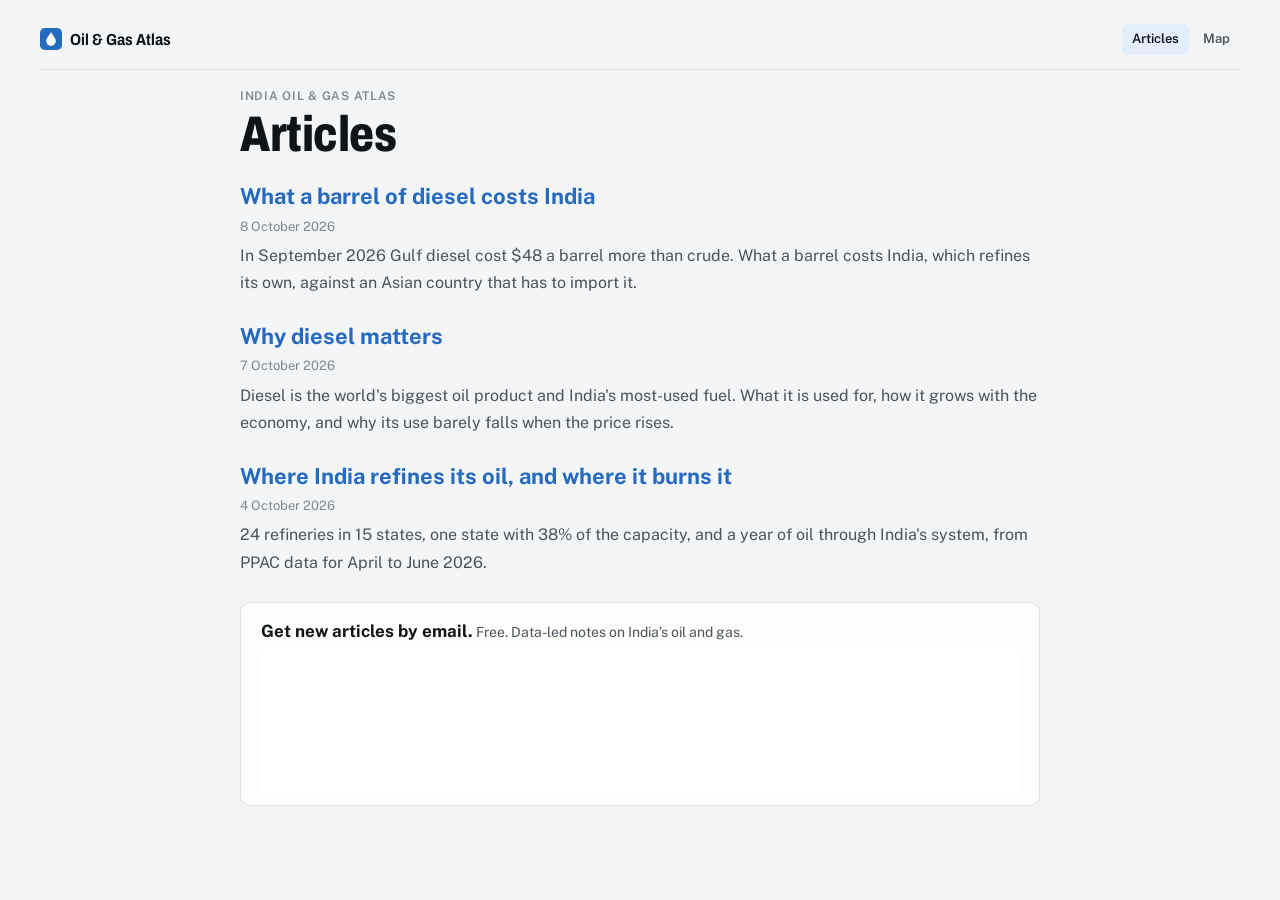
<file: posts/index.html>
<!doctype html>
<html lang="en">
<head>
<meta charset="utf-8">
<meta name="viewport" content="width=device-width, initial-scale=1, viewport-fit=cover">
<title>Articles · India Oil &amp; Gas Atlas</title>
<meta name="description" content="Articles from the India Oil & Gas Atlas.">
<meta property="og:title" content="Articles">
<meta property="og:description" content="Articles from the India Oil & Gas Atlas.">
<meta property="og:type" content="article">
<meta property="og:url" content="https://sand7888.github.io/india-oil-gas-atlas/posts/">
<meta property="og:image" content="https://sand7888.github.io/india-oil-gas-atlas/images/card-atlas.png">
<meta name="twitter:card" content="summary_large_image">
<link rel="canonical" href="https://sand7888.github.io/india-oil-gas-atlas/posts/">

<link rel="icon" href="data:image/svg+xml,%3Csvg xmlns='http://www.w3.org/2000/svg' viewBox='0 0 32 32'%3E%3Crect width='32' height='32' rx='7' fill='%23256abf'/%3E%3Cpath d='M16 6c-4 6-7 9.5-7 13a7 7 0 0 0 14 0c0-3.5-3-7-7-13z' fill='%23fff'/%3E%3C/svg%3E">
<link rel="preconnect" href="https://fonts.googleapis.com">
<link rel="preconnect" href="https://fonts.gstatic.com" crossorigin>
<link rel="stylesheet" href="https://fonts.googleapis.com/css2?family=Archivo:wdth,wght@75..100,500..800&family=Public+Sans:ital,wght@0,400;0,500;0,600;0,700;1,400&display=swap">
<link rel="stylesheet" href="../assets/site.css?v=7ea134e8">
<style>
/* Layout: one 800px column; text and charts share its width. */
.article { display: flex; flex-direction: column; gap: 18px; }
.article header { max-width: 800px; margin-inline: auto; width: 100%; }
.article h1 { font-size: clamp(32px, 5vw, 50px); }
.byline { margin: 10px 0 0; color: var(--muted); font-size: 14px; }
.body { width: 100%; max-width: 800px; margin-inline: auto; font-size: 18px; line-height: 1.7; }
.body p { margin: 0 0 1.1em; }
.body h2 { margin: 1.6em 0 .5em; font-family: var(--display); font-stretch: 85%; font-weight: 700; font-size: 28px; line-height: 1.15; text-wrap: balance; }
.body h2, .body h3 { scroll-margin-top: 20px; }  /* breathing room when a link jumps to a section */
.body h3 { margin: 2em 0 .4em; font-size: 13px; letter-spacing: .06em; text-transform: uppercase; color: var(--muted); }
.body h3 ~ p { font-size: 14px; line-height: 1.6; color: var(--ink-2); }
.body strong { font-weight: 700; }
.body a { color: var(--accent); }
/* Free email sign-up: Substack's own embed form (email + Subscribe, no payment step). */
.subscribe { max-width: 800px; width: 100%; margin: 8px auto 0; background: var(--surface); border: 1px solid var(--line); border-radius: var(--radius); padding: 16px 20px 8px; }
.subscribe p { margin: 0 0 4px; color: var(--ink-2); }
.subscribe b { color: var(--ink); font-size: 17px; }
.subscribe iframe { display: block; width: 100%; height: 150px; border: 0; border-radius: 8px; background: #fff; }
.chart { margin: 1.4em 0 1.8em; }
.chart iframe { display: block; width: 100%; border: 0; border-radius: var(--radius); background: var(--bg); }
.postlist { list-style: none; margin: 0; padding: 0; display: flex; flex-direction: column; gap: 22px; }
.postlist a { text-decoration: none; font-size: 22px; } .postlist span { display: block; font-size: 13px; color: var(--muted); }
.postlist p { margin: 4px 0 0; font-size: 16px; color: var(--ink-2); }
</style>
</head>
<body>
<div class="page">
  <nav class="site-nav" aria-label="Site">
    <a class="brand" href="../"><svg viewBox="0 0 32 32" aria-hidden="true"><rect width="32" height="32" rx="7" fill="var(--accent)"/><path d="M16 6c-4 6-7 9.5-7 13a7 7 0 0 0 14 0c0-3.5-3-7-7-13z" fill="var(--surface)"/></svg>Oil &amp; Gas Atlas</a>
    <div class="links"><a href="./" aria-current="page">Articles</a><a href="../">Map</a></div>
  </nav>

  <article class="article">
    <header>
      <p class="eyebrow">India Oil &amp; Gas Atlas</p>
      <h1>Articles</h1>
      
    </header>
    <div class="body">
<ul class="postlist"><li><a href="what-diesel-costs.html"><b>What a barrel of diesel costs India</b></a><span>8 October 2026</span><p>In September 2026 Gulf diesel cost $48 a barrel more than crude. What a barrel costs India, which refines its own, against an Asian country that has to import it.</p></li><li><a href="why-diesel-matters.html"><b>Why diesel matters</b></a><span>7 October 2026</span><p>Diesel is the world&#x27;s biggest oil product and India&#x27;s most-used fuel. What it is used for, how it grows with the economy, and why its use barely falls when the price rises.</p></li><li><a href="where-india-refines-its-oil.html"><b>Where India refines its oil, and where it burns it</b></a><span>4 October 2026</span><p>24 refineries in 15 states, one state with 38% of the capacity, and a year of oil through India&#x27;s system, from PPAC data for April to June 2026.</p></li></ul>
    </div>
    <aside class="subscribe"><p><b>Get new articles by email.</b> Free. Data-led notes on India&rsquo;s oil and gas.</p><iframe src="https://sandeep122670.substack.com/embed" title="Subscribe by email on Substack" scrolling="no" loading="lazy"></iframe></aside>
  </article>

</div>
<script>
// Charts are embedded views of the atlas pages; each reports its height so the frame fits it exactly.
addEventListener("message", (e) => {
  if (!e.data || e.data.type !== "atlas-embed") return;
  for (const f of document.querySelectorAll("iframe[data-atlas]")) if (f.contentWindow === e.source) f.style.height = e.data.h + "px";
});
</script>
</body>
</html>
</file>
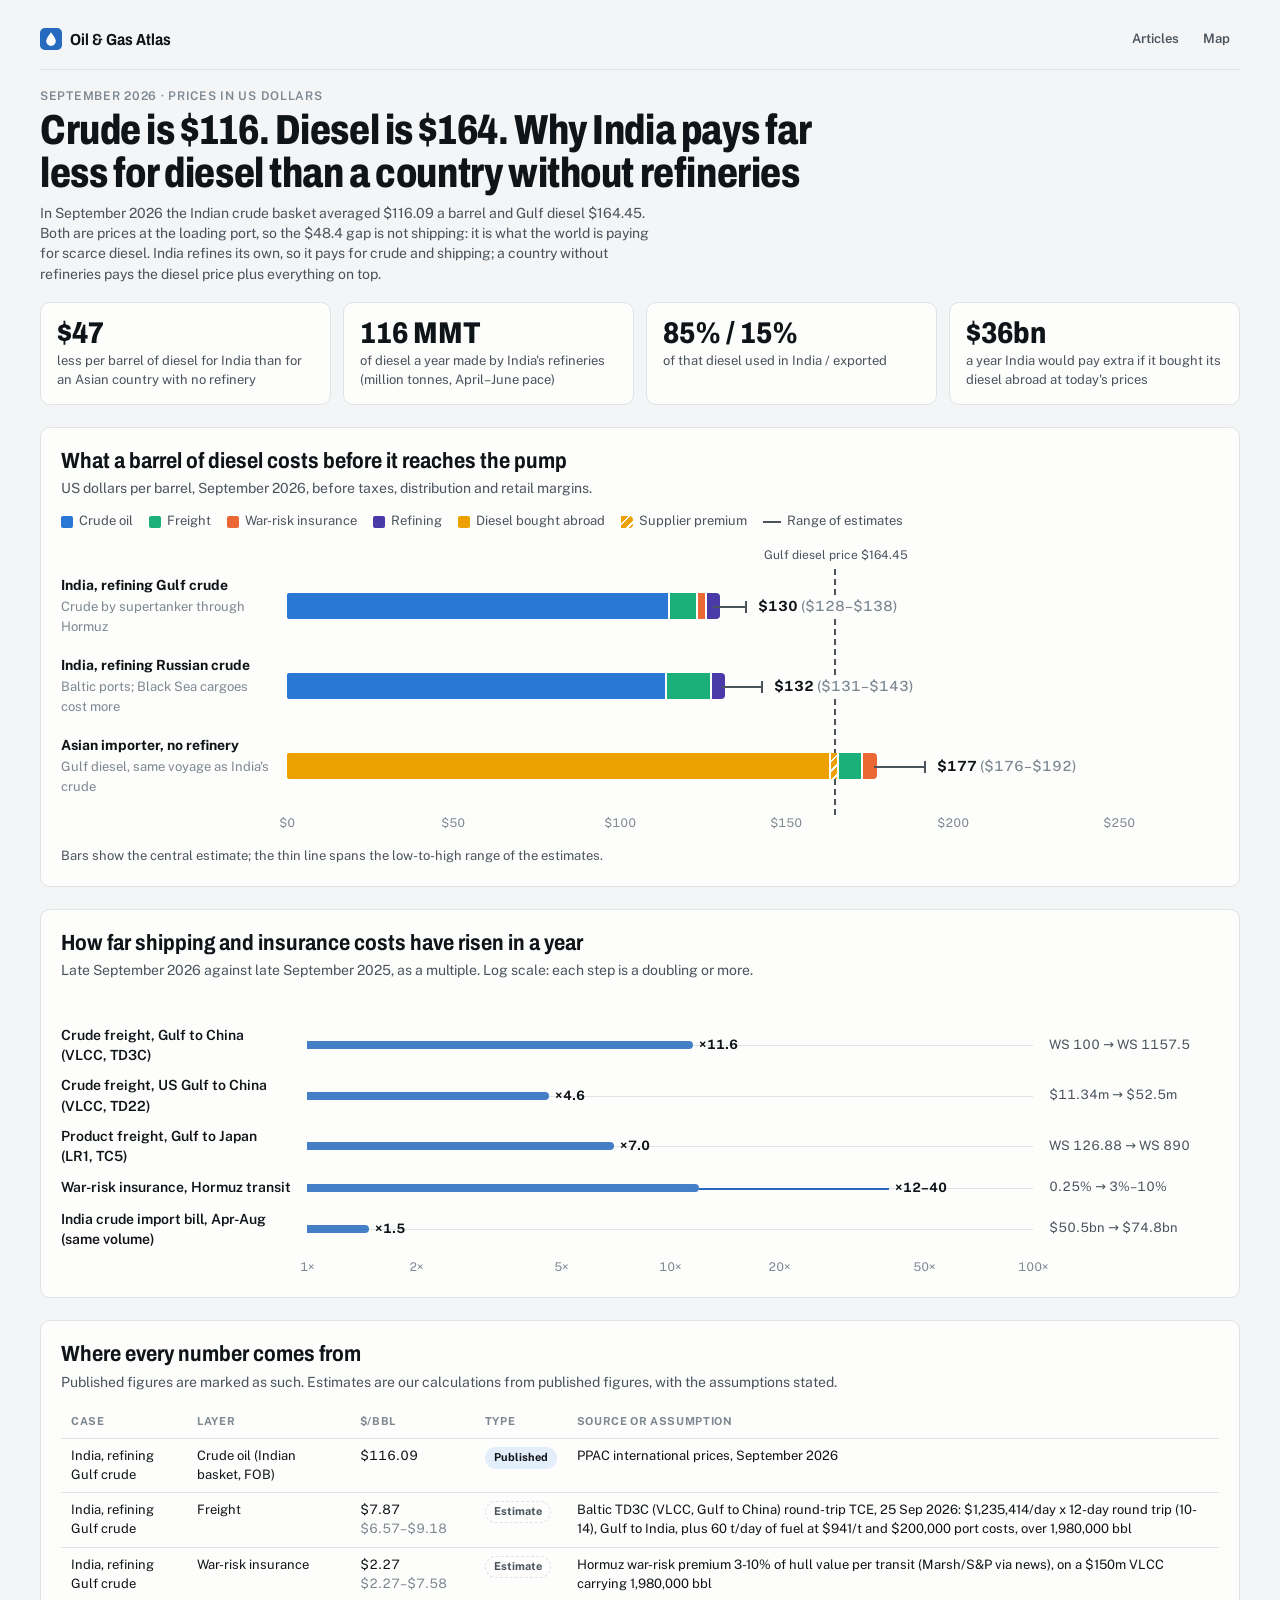
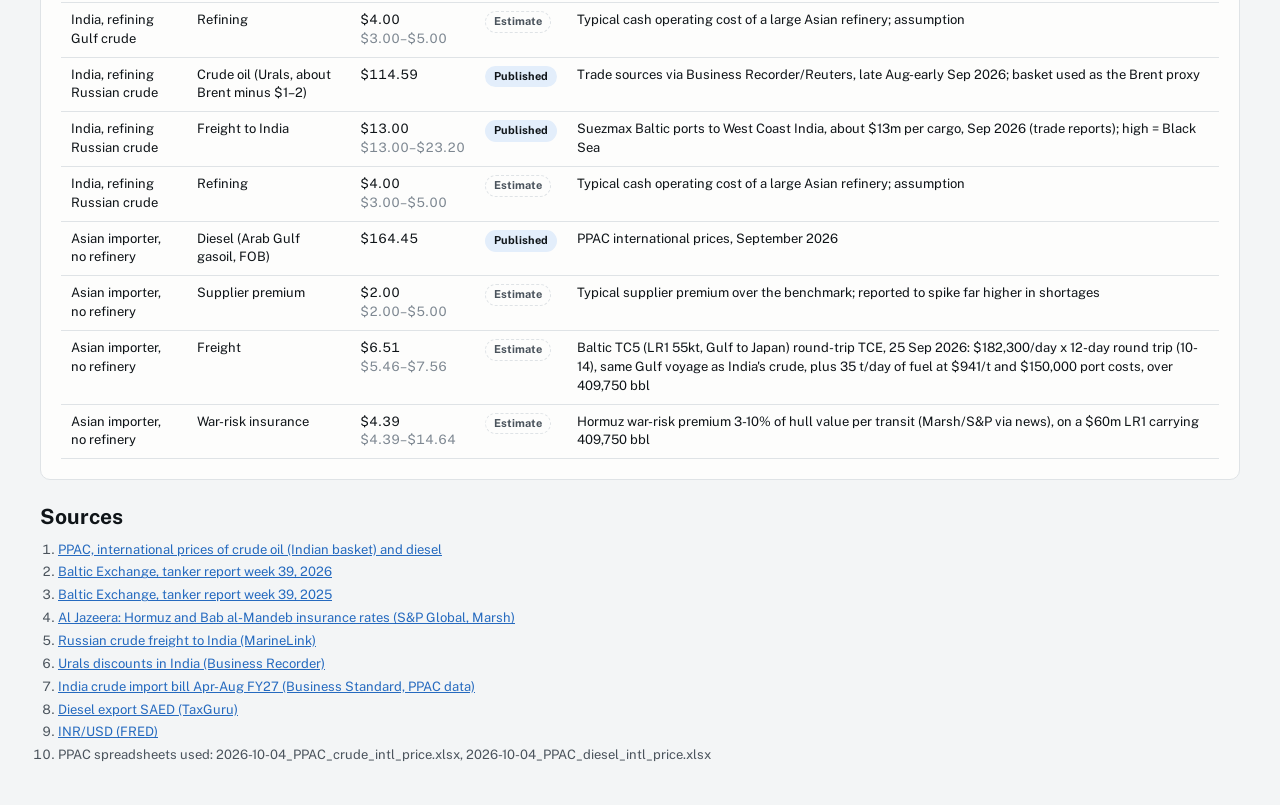
<file: charts/diesel-cost.html>
<!doctype html>
<html lang="en">
<head>
<meta charset="utf-8">
<meta name="viewport" content="width=device-width, initial-scale=1, viewport-fit=cover">
<title>Diesel cost charts · India Oil &amp; Gas Atlas</title>
<meta name="description" content="Crude is $116 a barrel and diesel $164. What a barrel of diesel costs India, which refines its own, compared with countries that have no refinery.">

<link rel="canonical" href="https://sand7888.github.io/india-oil-gas-atlas/charts/diesel-cost.html">
<link rel="icon" href="data:image/svg+xml,%3Csvg xmlns='http://www.w3.org/2000/svg' viewBox='0 0 32 32'%3E%3Crect width='32' height='32' rx='7' fill='%23256abf'/%3E%3Cpath d='M16 6c-4 6-7 9.5-7 13a7 7 0 0 0 14 0c0-3.5-3-7-7-13z' fill='%23fff'/%3E%3C/svg%3E">
<link rel="preconnect" href="https://fonts.googleapis.com">
<link rel="preconnect" href="https://fonts.gstatic.com" crossorigin>
<link rel="stylesheet" href="https://fonts.googleapis.com/css2?family=Archivo:wdth,wght@75..100,500..800&family=Public+Sans:wght@400;500;600;700&display=swap">
<link rel="stylesheet" href="../assets/site.css">
<style>
/* Chart page for the diesel cost article: headline numbers, two charts and the sources table, each embeddable. */
.story { display: flex; flex-direction: column; gap: 22px; }
.card { background: var(--surface); border: 1px solid var(--line); border-radius: var(--radius); padding: 20px; min-width: 0; display: flex; flex-direction: column; gap: 14px; }
.card h2 { margin: 0; font-family: var(--display); font-stretch: 85%; font-weight: 700; font-size: 22px; line-height: 1.2; text-wrap: balance; }
.card .sub { margin: 4px 0 0; color: var(--ink-2); }

.stats { display: grid; grid-template-columns: repeat(4, minmax(0, 1fr)); gap: 12px; }
@media (max-width: 700px) { .stats { grid-template-columns: repeat(2, minmax(0, 1fr)); } }
.stat { background: var(--surface); border: 1px solid var(--line); border-radius: var(--radius); padding: 14px 16px; display: flex; flex-direction: column; gap: 2px; min-width: 0; }
.stat .v { font-family: var(--display); font-stretch: 85%; font-weight: 800; font-size: 30px; line-height: 1.1; }
.stat .k { font-size: 13px; color: var(--ink-2); }

.legend { display: flex; flex-wrap: wrap; gap: 6px 16px; font-size: 13px; color: var(--ink-2); }
.legend span { display: inline-flex; align-items: center; gap: 6px; }
.legend i { width: 12px; height: 12px; border-radius: 2px; display: inline-block; }
.legend .rng { width: 18px; height: 2px; border-radius: 0; background: var(--ink-2); }

/* Stacked cost bars, drawn in HTML so labels stay readable at any width */
.bars { display: flex; flex-direction: column; gap: 18px; position: relative; }
.brow { display: grid; grid-template-columns: 210px minmax(0, 1fr); gap: 4px 16px; align-items: center; }
@media (max-width: 700px) { .brow { grid-template-columns: minmax(0, 1fr); } }
.blabel b { display: block; font-weight: 700; }
@media (max-width: 700px) { .blabel { position: relative; z-index: 1; } .blabel b, .blabel span { background: var(--surface); box-shadow: 0 0 0 3px var(--surface); } }
.blabel span { font-size: 13px; color: var(--muted); }
.track { position: relative; height: 34px; }
.stack { position: absolute; inset: 4px auto 4px 0; display: flex; gap: 2px; }
.seg { height: 100%; min-width: 2px; cursor: default; }
.seg:first-child { border-radius: 2px 0 0 2px; }
.seg:last-child { border-radius: 0 4px 4px 0; }
.seg.premium { background: repeating-linear-gradient(135deg, var(--p-diesel) 0 5px, var(--surface) 5px 7px); }
.range { position: absolute; top: 50%; height: 2px; background: var(--ink-2); }
.range::after { content: ""; position: absolute; right: -1px; top: -5px; width: 2px; height: 12px; background: var(--ink-2); }
.total { position: absolute; top: 50%; transform: translateY(-50%); font-weight: 700; font-variant-numeric: tabular-nums; white-space: nowrap; font-size: 14px; background: var(--surface); padding: 0 4px; z-index: 1; }
.rngtxt { font-weight: 500; color: var(--muted); }
@media (max-width: 700px) { .rngtxt { display: none; } }
.marker { position: absolute; top: -6px; width: 10px; height: 10px; transform: translateX(-5px) rotate(45deg); background: var(--surface); border: 2px solid var(--ink); }
.mnote { font-size: 12px; color: var(--muted); grid-column: 2; margin-top: -2px; }
@media (max-width: 700px) { .mnote { grid-column: 1; } }
.axis { position: relative; height: 18px; font-size: 12px; color: var(--muted); font-variant-numeric: tabular-nums; }
.axis span { position: absolute; transform: translateX(-50%); }
.grid { position: absolute; top: 0; bottom: 0; width: 1px; background: var(--line); pointer-events: none; }
.ref { position: absolute; top: 24px; bottom: 18px; width: 0; border-left: 2px dashed var(--ink-2); pointer-events: none; }
.reflabel { position: absolute; top: -22px; transform: translateX(-50%); line-height: 16px; font-size: 12px; color: var(--ink-2); white-space: nowrap; background: var(--surface); padding: 0 4px; }
.plot { position: relative; padding-top: 30px; }
.chartnote { margin: 0; font-size: 13px; color: var(--ink-2); max-width: 95ch; }
html.static .chartnote { display: none; }

/* Change dot plot, log scale */
.changes { display: flex; flex-direction: column; gap: 10px; }
.crow { display: grid; grid-template-columns: 230px minmax(0, 1fr) 170px; gap: 4px 16px; align-items: center; }
@media (max-width: 700px) { .crow { grid-template-columns: minmax(0, 1fr); } }
.crow .lab { font-weight: 600; }
.crow .det { font-size: 13px; color: var(--ink-2); font-variant-numeric: tabular-nums; }
.ctrack { position: relative; height: 22px; }
.cbase { position: absolute; top: 50%; left: 0; right: 0; height: 1px; background: var(--line); }
.cbar { position: absolute; top: 7px; height: 8px; left: 0; background: var(--accent); border-radius: 0 4px 4px 0; opacity: .85; }
.crng { position: absolute; top: 50%; height: 2px; background: var(--accent); }
.cval { position: absolute; top: 50%; transform: translate(6px, -50%); font-weight: 700; font-size: 13px; white-space: nowrap; font-variant-numeric: tabular-nums; }

.tip { position: fixed; z-index: 5; pointer-events: none; background: var(--surface); color: var(--ink); border: 1px solid var(--line); border-radius: 8px; padding: 8px 10px; box-shadow: 0 6px 20px rgba(0,0,0,.14); max-width: 300px; font-size: 13px; }
.tip b { display: block; }
.tip .v { font-weight: 600; font-variant-numeric: tabular-nums; }
.tip .s { color: var(--muted); font-size: 12px; margin-top: 4px; }

.ledger { overflow-x: auto; }
.ledger table { border-collapse: collapse; width: 100%; min-width: 640px; font-size: 13px; }
.ledger th, .ledger td { text-align: left; padding: 8px 10px; border-bottom: 1px solid var(--line); vertical-align: top; }
.ledger th { font-size: 11px; letter-spacing: .06em; text-transform: uppercase; color: var(--muted); }
.ledger td.num { font-variant-numeric: tabular-nums; white-space: nowrap; }
/* Phones: each row becomes a stacked block instead of a table that scrolls sideways. */
@media (max-width: 600px) { .ledger table { min-width: 0; } .ledger thead { display: none; } .ledger tr { display: block; padding: 10px 0; border-bottom: 1px solid var(--line); } .ledger td { display: block; border: 0; padding: 2px 0; } .ledger td:first-child { color: var(--muted); font-size: 12px; } .ledger td:nth-child(2) { font-weight: 700; } }
.badge { display: inline-block; font-size: 11px; font-weight: 700; border-radius: 999px; padding: 2px 8px; border: 1px solid var(--line); white-space: nowrap; }
.badge.primary { color: var(--ink); background: var(--accent-soft); border-color: transparent; }
.badge.estimate { color: var(--ink-2); background: transparent; border-style: dashed; }
.srcs { margin: 0; padding-left: 18px; font-size: 13px; color: var(--ink-2); display: flex; flex-direction: column; gap: 4px; }
</style>
</head>
<body>
<div class="page">
  <nav class="site-nav" aria-label="Site">
    <a class="brand" href="../"><svg viewBox="0 0 32 32" aria-hidden="true"><rect width="32" height="32" rx="7" fill="var(--accent)"/><path d="M16 6c-4 6-7 9.5-7 13a7 7 0 0 0 14 0c0-3.5-3-7-7-13z" fill="var(--surface)"/></svg>Oil &amp; Gas Atlas</a>
    <div class="links"><a href="../posts/">Articles</a><a href="../">Map</a></div>
  </nav>

  <header>
    <p class="eyebrow">September 2026 · prices in US dollars</p>
    <h1 id="h1"></h1>
    <p class="lede" id="lede"></p>
  </header>

  <div class="story">
    <div class="stats" id="stats" data-embed="stats"></div>

    <section class="card" aria-labelledby="c1" data-embed="cost">
      <div>
        <h2 id="c1">What a barrel of diesel costs before it reaches the pump</h2>
        <p class="sub">US dollars per barrel, September 2026, before taxes, distribution and retail margins.</p>
      </div>
      <div class="legend" id="legend1"></div>
      <div class="plot" id="plot1"></div>
      <p class="chartnote" id="note1"></p>
    </section>

    <section class="card" aria-labelledby="c2" data-embed="rise">
      <div>
        <h2 id="c2">How far shipping and insurance costs have risen in a year</h2>
        <p class="sub">Late September 2026 against late September 2025, as a multiple. Log scale: each step is a doubling or more.</p>
      </div>
      <div class="plot" id="plot2"></div>
    </section>

    <section class="card" aria-labelledby="c3" data-embed="ledger">
      <div>
        <h2 id="c3">Where every number comes from</h2>
        <p class="sub">Published figures are marked as such. Estimates are our calculations from published figures, with the assumptions stated.</p>
      </div>
      <div class="ledger"><table id="ledger"></table></div>
    </section>

    <section aria-labelledby="c4">
      <h2 id="c4" class="eyebrow" style="margin:0 0 8px">Sources</h2>
      <ol class="srcs" id="srcs"></ol>
    </section>
  </div>

</div>
<div class="tip" id="tip" hidden></div>

<script src="../assets/embed.js"></script>
<script>
const D = {"period":"September 2026","cases":[{"id":"india-gulf","label":"India, refining Gulf crude","sub":"Crude by supertanker through Hormuz","layers":[{"key":"crude","label":"Crude oil (Indian basket, FOB)","v":116.09,"low":116.09,"high":116.09,"type":"primary","source":"PPAC international prices, September 2026"},{"key":"freight","label":"Freight","v":7.87,"low":6.57,"high":9.18,"type":"estimate","source":"Baltic TD3C (VLCC, Gulf to China) round-trip TCE, 25 Sep 2026: $1,235,414/day x 12-day round trip (10-14), Gulf to India, plus 60 t/day of fuel at $941/t and $200,000 port costs, over 1,980,000 bbl"},{"key":"insurance","label":"War-risk insurance","v":2.27,"low":2.27,"high":7.58,"type":"estimate","source":"Hormuz war-risk premium 3-10% of hull value per transit (Marsh/S&P via news), on a $150m VLCC carrying 1,980,000 bbl"},{"key":"refining","label":"Refining","v":4.0,"low":3.0,"high":5.0,"type":"estimate","source":"Typical cash operating cost of a large Asian refinery; assumption"}],"mid":130.2,"low":127.9,"high":137.8},{"id":"india-russia","label":"India, refining Russian crude","sub":"Baltic ports; Black Sea cargoes cost more","layers":[{"key":"crude","label":"Crude oil (Urals, about Brent minus $1–2)","v":114.59,"low":114.59,"high":114.59,"type":"primary","source":"Trade sources via Business Recorder/Reuters, late Aug-early Sep 2026; basket used as the Brent proxy"},{"key":"freight","label":"Freight to India","v":13.0,"low":13.0,"high":23.2,"type":"primary","source":"Suezmax Baltic ports to West Coast India, about $13m per cargo, Sep 2026 (trade reports); high = Black Sea"},{"key":"refining","label":"Refining","v":4.0,"low":3.0,"high":5.0,"type":"estimate","source":"Typical cash operating cost of a large Asian refinery; assumption"}],"mid":131.6,"low":130.6,"high":142.8},{"id":"spot","label":"Asian importer, no refinery","sub":"Gulf diesel, same voyage as India's crude","layers":[{"key":"diesel","label":"Diesel (Arab Gulf gasoil, FOB)","v":164.45,"low":164.45,"high":164.45,"type":"primary","source":"PPAC international prices, September 2026"},{"key":"premium","label":"Supplier premium","v":2.0,"low":2.0,"high":5.0,"type":"estimate","source":"Typical supplier premium over the benchmark; reported to spike far higher in shortages"},{"key":"freight","label":"Freight","v":6.51,"low":5.46,"high":7.56,"type":"estimate","source":"Baltic TC5 (LR1 55kt, Gulf to Japan) round-trip TCE, 25 Sep 2026: $182,300/day x 12-day round trip (10-14), same Gulf voyage as India's crude, plus 35 t/day of fuel at $941/t and $150,000 port costs, over 409,750 bbl"},{"key":"insurance","label":"War-risk insurance","v":4.39,"low":4.39,"high":14.64,"type":"estimate","source":"Hormuz war-risk premium 3-10% of hull value per transit (Marsh/S&P via news), on a $60m LR1 carrying 409,750 bbl"}],"mid":177.3,"low":176.3,"high":191.6}],"headline":{"crude":116.09491506818185,"diesel":164.44681818181817,"crack":48.35,"saving":47.1,"saving_bn":36.0,"production_mmt":115.7,"home_share":85,"use_mmt":102.6,"exports_mmt":17.8,"exports_bn":21.8,"export_margin":34.2,"duty_sept":33.3,"duty_now":26.6},"changes":[{"label":"Crude freight, Gulf to China (VLCC, TD3C)","before":100,"after":1157.5,"unit":"Worldscale","type":"primary","source":"Baltic Exchange tanker reports, 26 Sep 2025 and 25 Sep 2026"},{"label":"Crude freight, US Gulf to China (VLCC, TD22)","before":11.34,"after":52.5,"unit":"$m per voyage","type":"primary","source":"Baltic Exchange tanker reports, 26 Sep 2025 and 25 Sep 2026"},{"label":"Product freight, Gulf to Japan (LR1, TC5)","before":126.88,"after":890,"unit":"Worldscale","type":"primary","source":"Baltic Exchange tanker reports, 26 Sep 2025 and 25 Sep 2026"},{"label":"War-risk insurance, Hormuz transit","before":0.25,"after":3,"after_high":10,"unit":"% of hull value","type":"primary","source":"Marsh / S&P via news reports, Jul-Sep 2026"},{"label":"India crude import bill, Apr-Aug (same volume)","before":50.5,"after":74.8,"unit":"$bn","type":"primary","source":"PPAC via Business Standard; 2025 figure derived from the reported 48% rise"}],"inputs":[{"label":"fx","v":95.51,"unit":"Rs per US$","type":"primary","source":"FRED EXINUS, September 2026 average (used only to convert the rupee export tax to dollars)","url":"https://fred.stlouisfed.org/series/exinus"},{"label":"round_trip_days","v":12,"low":10,"high":14,"unit":"days","type":"estimate","source":"Gulf to India's west coast and back, about 1,500-2,000 nautical miles each way, plus 2 days in port; the same voyage is used for crude and for diesel"},{"label":"vlcc_tce","v":1235414,"unit":"$/day","type":"primary","source":"Baltic TD3C (VLCC, Gulf to China) round-trip TCE, 25 Sep 2026","url":"https://www.balticexchange.com/en/data-services/WeeklyRoundup/tanker/news/2026/tanker-report-week-39.html"},{"label":"lr1_tce","v":182300,"unit":"$/day","type":"primary","source":"Baltic TC5 (LR1 55kt, Gulf to Japan) round-trip TCE, 25 Sep 2026","url":"https://www.balticexchange.com/en/data-services/WeeklyRoundup/tanker/news/2026/tanker-report-week-39.html"},{"label":"bunker_price","v":941,"unit":"$/t","type":"primary","source":"Fujairah VLSFO, late September 2026"},{"label":"vlcc_fuel_tpd","v":60,"unit":"t/day at sea","type":"estimate","source":"Typical VLCC fuel use; assumption"},{"label":"lr1_fuel_tpd","v":35,"unit":"t/day at sea","type":"estimate","source":"Typical LR1 fuel use; assumption"},{"label":"vlcc_port_cost","v":200000,"unit":"$ per voyage","type":"estimate","source":"Port costs; assumption"},{"label":"lr1_port_cost","v":150000,"unit":"$ per voyage","type":"estimate","source":"Port costs; assumption"},{"label":"vlcc_cargo_bbl","v":1980000,"unit":"bbl","type":"estimate","source":"270,000 t VLCC cargo of Gulf crude"},{"label":"lr1_cargo_t","v":55000,"unit":"t","type":"primary","source":"Baltic TC5 cargo size"},{"label":"vlcc_hull_value","v":150000000,"unit":"$","type":"estimate","source":"VLCC hull value; assumption"},{"label":"lr1_hull_value","v":60000000,"unit":"$","type":"estimate","source":"LR1 hull value; assumption"},{"label":"war_risk_pct","v":3,"low":3,"high":10,"unit":"% of hull value per Hormuz transit","type":"primary","source":"Hormuz war-risk premium (Marsh/S&P via news)","url":"https://www.aljazeera.com/economy/2026/7/23/how-shipping-insurance-rates-are-rising-as-hormuz-bab-al-mandeb-shut-down"},{"label":"refining_cost","v":4.0,"low":3.0,"high":5.0,"unit":"$/bbl","type":"estimate","source":"Typical cash operating cost of a large Asian refinery; assumption"},{"label":"urals_discount","v":1.5,"low":1.0,"high":2.0,"unit":"$/bbl below Brent","type":"primary","source":"Trade sources via Business Recorder/Reuters, late Aug-early Sep 2026","url":"https://www.brecorder.com/news/40432363/discounts-narrow-on-russian-urals-crude-in-india-sources-say"},{"label":"russia_freight_baltic","v":13.0,"unit":"$/bbl","type":"primary","source":"Suezmax Baltic ports to West Coast India, about $13m per cargo, Sep 2026 (trade reports)","url":"https://www.marinelink.com/news/tanker-freight-rates-russian-crude-india-530852"},{"label":"russia_freight_blacksea","v":23.2,"unit":"$/bbl","type":"primary","source":"Novorossiysk to India, week to 6 Sep 2026 (trade reports)","url":"https://www.marinelink.com/news/tanker-freight-rates-russian-crude-india-530852"},{"label":"spot_premium","v":2.0,"low":2.0,"high":5.0,"unit":"$/bbl","type":"estimate","source":"Typical supplier premium over the benchmark; reported to spike far higher in shortages"},{"label":"diesel_bbl_per_tonne","v":7.45,"unit":"bbl/t","type":"estimate","source":"Standard conversion for gasoil"},{"label":"diesel_use_mmt_yr","v":102.62,"unit":"MMT/yr","type":"primary","source":"PPAC Snapshot, India diesel consumption, Apr-Jun 2026 monthly average x 12"},{"label":"diesel_exports_mmt_yr","v":17.8,"unit":"MMT/yr","type":"primary","source":"PPAC import/export data, diesel exports, Apr-Jun 2026 average x 12"},{"label":"diesel_production_tmt_month","v":9643.2,"unit":"TMT/month","type":"primary","source":"PPAC Snapshot, India HSD production, Apr-Jun 2026"},{"label":"diesel_use_tmt_month","v":8551.7,"unit":"TMT/month","type":"primary","source":"PPAC Snapshot, India diesel consumption, Apr-Jun 2026"},{"label":"export_duty_now","v":16,"unit":"Rs/L","type":"primary","source":"SAED on diesel exports from 1 Oct 2026","url":"https://taxguru.in/excise-duty/diesel-export-saed-cut-rs-20-rs-16-litre-1-october-2026.html"},{"label":"export_duty_sept","v":20,"unit":"Rs/L","type":"primary","source":"SAED on diesel exports from 16 Sep 2026","url":"https://taxguru.in/excise-duty/saed-petrol-diesel-exports-cut-rs-0-5-rs-20-litre-16-september-2026.html"}],"sources":[{"label":"PPAC, international prices of crude oil (Indian basket) and diesel","url":"https://ppac.gov.in/prices/international-prices-of-diesel"},{"label":"Baltic Exchange, tanker report week 39, 2026","url":"https://www.balticexchange.com/en/data-services/WeeklyRoundup/tanker/news/2026/tanker-report-week-39.html"},{"label":"Baltic Exchange, tanker report week 39, 2025","url":"https://www.balticexchange.com/en/data-services/WeeklyRoundup/tanker/news/2025/tanker-report-week-39.html"},{"label":"Al Jazeera: Hormuz and Bab al-Mandeb insurance rates (S&P Global, Marsh)","url":"https://www.aljazeera.com/economy/2026/7/23/how-shipping-insurance-rates-are-rising-as-hormuz-bab-al-mandeb-shut-down"},{"label":"Russian crude freight to India (MarineLink)","url":"https://www.marinelink.com/news/tanker-freight-rates-russian-crude-india-530852"},{"label":"Urals discounts in India (Business Recorder)","url":"https://www.brecorder.com/news/40432363/discounts-narrow-on-russian-urals-crude-in-india-sources-say"},{"label":"India crude import bill Apr-Aug FY27 (Business Standard, PPAC data)","url":"https://www.business-standard.com/amp/markets/capital-market-news/india-s-crude-oil-imports-value-spikes-around-50-on-year-in-first-five-months-of-fy27-126092100582_1.html"},{"label":"Diesel export SAED (TaxGuru)","url":"https://taxguru.in/excise-duty/diesel-export-saed-cut-rs-20-rs-16-litre-1-october-2026.html"},{"label":"INR/USD (FRED)","url":"https://fred.stlouisfed.org/series/exinus"}],"ppacFiles":["2026-10-04_PPAC_crude_intl_price.xlsx","2026-10-04_PPAC_diesel_intl_price.xlsx"]};
const $ = (id) => document.getElementById(id);
const H = D.headline;
const usd = (v, d = 1) => "$" + v.toLocaleString("en-US", { minimumFractionDigits: d, maximumFractionDigits: d });
const COLORS = {
  crude: "var(--s1)", diesel: "var(--p-diesel)", premium: "var(--p-diesel)",
  freight: "var(--s3)", insurance: "var(--p-lpg)", refining: "var(--p-naphtha)",
};
const NAMES = { crude: "Crude oil", diesel: "Diesel bought abroad", premium: "Supplier premium", freight: "Freight", insurance: "War-risk insurance", refining: "Refining" };
const byId = Object.fromEntries(D.cases.map((c) => [c.id, c]));

/* ---------- header and headline numbers ---------- */
$("h1").textContent = `Crude is ${usd(H.crude, 0)}. Diesel is ${usd(H.diesel, 0)}. Why India pays far less for diesel than a country without refineries`;
$("lede").textContent = `In ${D.period} the Indian crude basket averaged ${usd(H.crude, 2)} a barrel and Gulf diesel ${usd(H.diesel, 2)}. ` +
  `Both are prices at the loading port, so the ${usd(H.crack)} gap is not shipping: it is what the world is paying for scarce diesel. ` +
  `India refines its own, so it pays for crude and shipping; a country without refineries pays the diesel price plus everything on top.`;
const stats = [
  [usd(H.saving, 0), "less per barrel of diesel for India than for an Asian country with no refinery"],
  [`${H.production_mmt.toFixed(0)} MMT`, "of diesel a year made by India's refineries (million tonnes, April–June pace)"],
  [`${H.home_share}% / ${100 - H.home_share}%`, "of that diesel used in India / exported"],
  [`$${H.saving_bn.toFixed(0)}bn`, "a year India would pay extra if it bought its diesel abroad at today's prices"],
];
$("stats").innerHTML = stats.map(([v, k]) => `<div class="stat"><span class="v">${v}</span><span class="k">${k}</span></div>`).join("");

/* ---------- chart 1: stacked cost bars ---------- */
// Leave room right of the longest range line for its total label.
const MAX = Math.ceil((Math.max(...D.cases.map((c) => c.high)) + 85) / 10) * 10;  // room for the total label at article width
const x = (v) => `${(v / MAX) * 100}%`;
const used = [...new Set(D.cases.flatMap((c) => c.layers.map((l) => l.key)))];
$("legend1").innerHTML = used.map((k) => `<span><i class="${k === "premium" ? "seg premium" : ""}" style="${k === "premium" ? "" : `background:${COLORS[k]}`}"></i>${NAMES[k]}</span>`).join("") +
  `<span><i class="rng"></i>Range of estimates</span>`;

const ticks = [];
for (let t = 0; t <= MAX; t += 50) ticks.push(t);
let html = `<div class="ref" style="left:calc(210px + 16px + (100% - 226px) * ${H.diesel / MAX})" id="refline"></div>`;
html += `<div class="bars" id="bars">`;
for (const c of D.cases) {
  const segs = c.layers.filter((l) => l.v > 0).map((l) =>
    `<div class="seg ${l.key === "premium" ? "premium" : ""}" tabindex="0" data-case="${c.id}" data-i="${c.layers.indexOf(l)}" style="width:${(l.v / c.mid) * 100}%;${l.key === "premium" ? "" : `background:${COLORS[l.key]}`}"></div>`).join("");
  const range = c.high > c.low ? `<div class="range" style="left:${x(c.low)};width:calc(${x(c.high)} - ${x(c.low)})"></div>` : "";
  const total = c.high > c.low ? `${usd(c.mid, 0)} <span class="rngtxt">(${usd(c.low, 0)}–${usd(c.high, 0)})</span>` : usd(c.mid, 0);
  const marker = c.marker ? `<div class="marker" style="left:${x(c.marker.v)}" tabindex="0" data-marker="${c.id}" aria-label="${c.marker.label}: ${usd(c.marker.v)}"></div>` : "";
  html += `<div class="brow"><div class="blabel"><b>${c.label}</b><span>${c.sub}</span></div>
    <div class="track"><div class="stack" style="width:${x(c.mid)}">${segs}</div>${range}${marker}
      <div class="total" style="left:calc(${x(c.high)} + 8px)">${total}</div></div>
    ${c.marker ? `<div class="mnote">◆ ${usd(c.marker.v)}: ${c.marker.label}</div>` : ""}</div>`;
}
html += `<div class="brow"><div></div><div class="axis">${ticks.map((t) => `<span style="left:${x(t)}">$${t}</span>`).join("")}</div></div></div>`;
$("plot1").innerHTML = html;
// Place the dashed diesel-price line over the track column only, and label it.
function placeRef() {
  const plot = $("plot1"), track = plot.querySelector(".track");
  const left = track.getBoundingClientRect().left - plot.getBoundingClientRect().left + track.clientWidth * (H.diesel / MAX);
  const ref = $("refline");
  ref.style.left = left + "px";
  ref.innerHTML = `<span class="reflabel">Gulf diesel price ${usd(H.diesel, 2)}</span>`;
}
placeRef();
addEventListener("resize", placeRef);

$("note1").textContent = "Bars show the central estimate; the thin line spans the low-to-high range of the estimates.";

/* ---------- chart 2: log-scale multiples ---------- */
const LMAX = 100, lx = (m) => `${(Math.log10(Math.max(m, 1)) / Math.log10(LMAX)) * 100}%`;
const fmtU = (v, u) => u.startsWith("$m") ? `$${v}m` : u === "$bn" ? `$${v}bn` : u.startsWith("%") ? `${v}%` : `WS ${v}`;
let h2 = `<div class="changes">`;
for (const c of D.changes) {
  const m = c.after / c.before, mh = c.after_high ? c.after_high / c.before : null;
  const rng = mh ? `<div class="crng" style="left:${lx(m)};width:calc(${lx(mh)} - ${lx(m)})"></div>` : "";
  const lbl = mh ? `×${m.toFixed(0)}–${mh.toFixed(0)}` : `×${m.toFixed(1)}`;
  const after = c.after_high ? `${fmtU(c.after, c.unit)}–${fmtU(c.after_high, c.unit)}` : fmtU(c.after, c.unit);
  h2 += `<div class="crow"><div class="lab">${c.label}</div>
    <div class="ctrack" tabindex="0" data-tip="${c.label}: ${fmtU(c.before, c.unit)} → ${after}. ${c.source}"><div class="cbase"></div>
      <div class="cbar" style="width:${lx(m)}"></div>${rng}<div class="cval" style="left:${lx(mh || m)}">${lbl}</div></div>
    <div class="det">${fmtU(c.before, c.unit)} → ${after}</div></div>`;
}
h2 += `<div class="crow"><div></div><div class="axis">${[1, 2, 5, 10, 20, 50, 100].map((t) => `<span style="left:${lx(t)}">${t}×</span>`).join("")}</div><div></div></div></div>`;
$("plot2").innerHTML = h2;

/* ---------- ledger and sources ---------- */
const rows = D.cases.flatMap((c) => c.layers.map((l) => ({ c, l })));
$("ledger").innerHTML = `<thead><tr><th>Case</th><th>Layer</th><th>$/bbl</th><th>Type</th><th>Source or assumption</th></tr></thead><tbody>` +
  rows.map(({ c, l }) => `<tr><td>${c.label}</td><td>${l.label}</td><td class="num">${usd(l.v, 2)}${l.low === l.high ? "" : `<br><span style="color:var(--muted)">${usd(l.low, 2)}–${usd(l.high, 2)}</span>`}</td>` +
    `<td><span class="badge ${l.type}">${l.type === "primary" ? "Published" : "Estimate"}</span></td><td>${l.source}</td></tr>`).join("") + `</tbody>`;
$("srcs").innerHTML = D.sources.map((s) => `<li><a href="${s.url}" target="_blank" rel="noopener">${s.label}</a></li>`).join("") +
  `<li>PPAC spreadsheets used: ${D.ppacFiles.join(", ")}</li>`;

/* ---------- tooltips ---------- */
const tip = $("tip");
function show(el, e) {
  let h = "";
  if (el.dataset.case) {
    const l = byId[el.dataset.case].layers[+el.dataset.i];
    h = `<b>${l.label}</b><div class="v">${usd(l.v, 2)} a barrel${l.low === l.high ? "" : ` (range ${usd(l.low, 2)} to ${usd(l.high, 2)})`}</div><div class="s">${l.type === "primary" ? "Published" : "Estimate"}: ${l.source}</div>`;
  } else if (el.dataset.marker) {
    const m = byId[el.dataset.marker].marker;
    h = `<b>${usd(m.v, 2)} a barrel</b><div class="s">${m.label}</div>`;
  } else if (el.dataset.tip) {
    h = el.dataset.tip;
  }
  tip.innerHTML = h;
  tip.hidden = false;
  const r = el.getBoundingClientRect();
  const px = e && e.clientX ? e.clientX : r.left + r.width / 2, py = e && e.clientY ? e.clientY : r.top;
  let left = px + 12, top = py + 14;
  if (left + tip.offsetWidth > innerWidth - 8) left = px - tip.offsetWidth - 12;
  if (top + tip.offsetHeight > innerHeight - 8) top = py - tip.offsetHeight - 14;
  tip.style.left = Math.max(8, left) + "px";
  tip.style.top = Math.max(8, top) + "px";
}
for (const el of document.querySelectorAll("[data-case],[data-marker],[data-tip]")) {
  el.addEventListener("pointermove", (e) => show(el, e));
  el.addEventListener("pointerleave", () => (tip.hidden = true));
  el.addEventListener("focus", () => show(el));
  el.addEventListener("blur", () => (tip.hidden = true));
}
EMBED.finish({
  stats: `Sources: PPAC prices (${D.period}) and consumption; Baltic Exchange freight; estimates as listed in the sources table.`,
  cost: `Source: PPAC prices (${D.period}); Baltic Exchange freight; Marsh/S&P war-risk rates. Freight, insurance and refining per barrel are estimates.`,
  rise: "Source: Baltic Exchange tanker reports (25 Sep 2026 vs 26 Sep 2025); Marsh/S&P via news; PPAC import bill.",
}[EMBED.mode] || "");
</script>
</body>
</html>
</file>
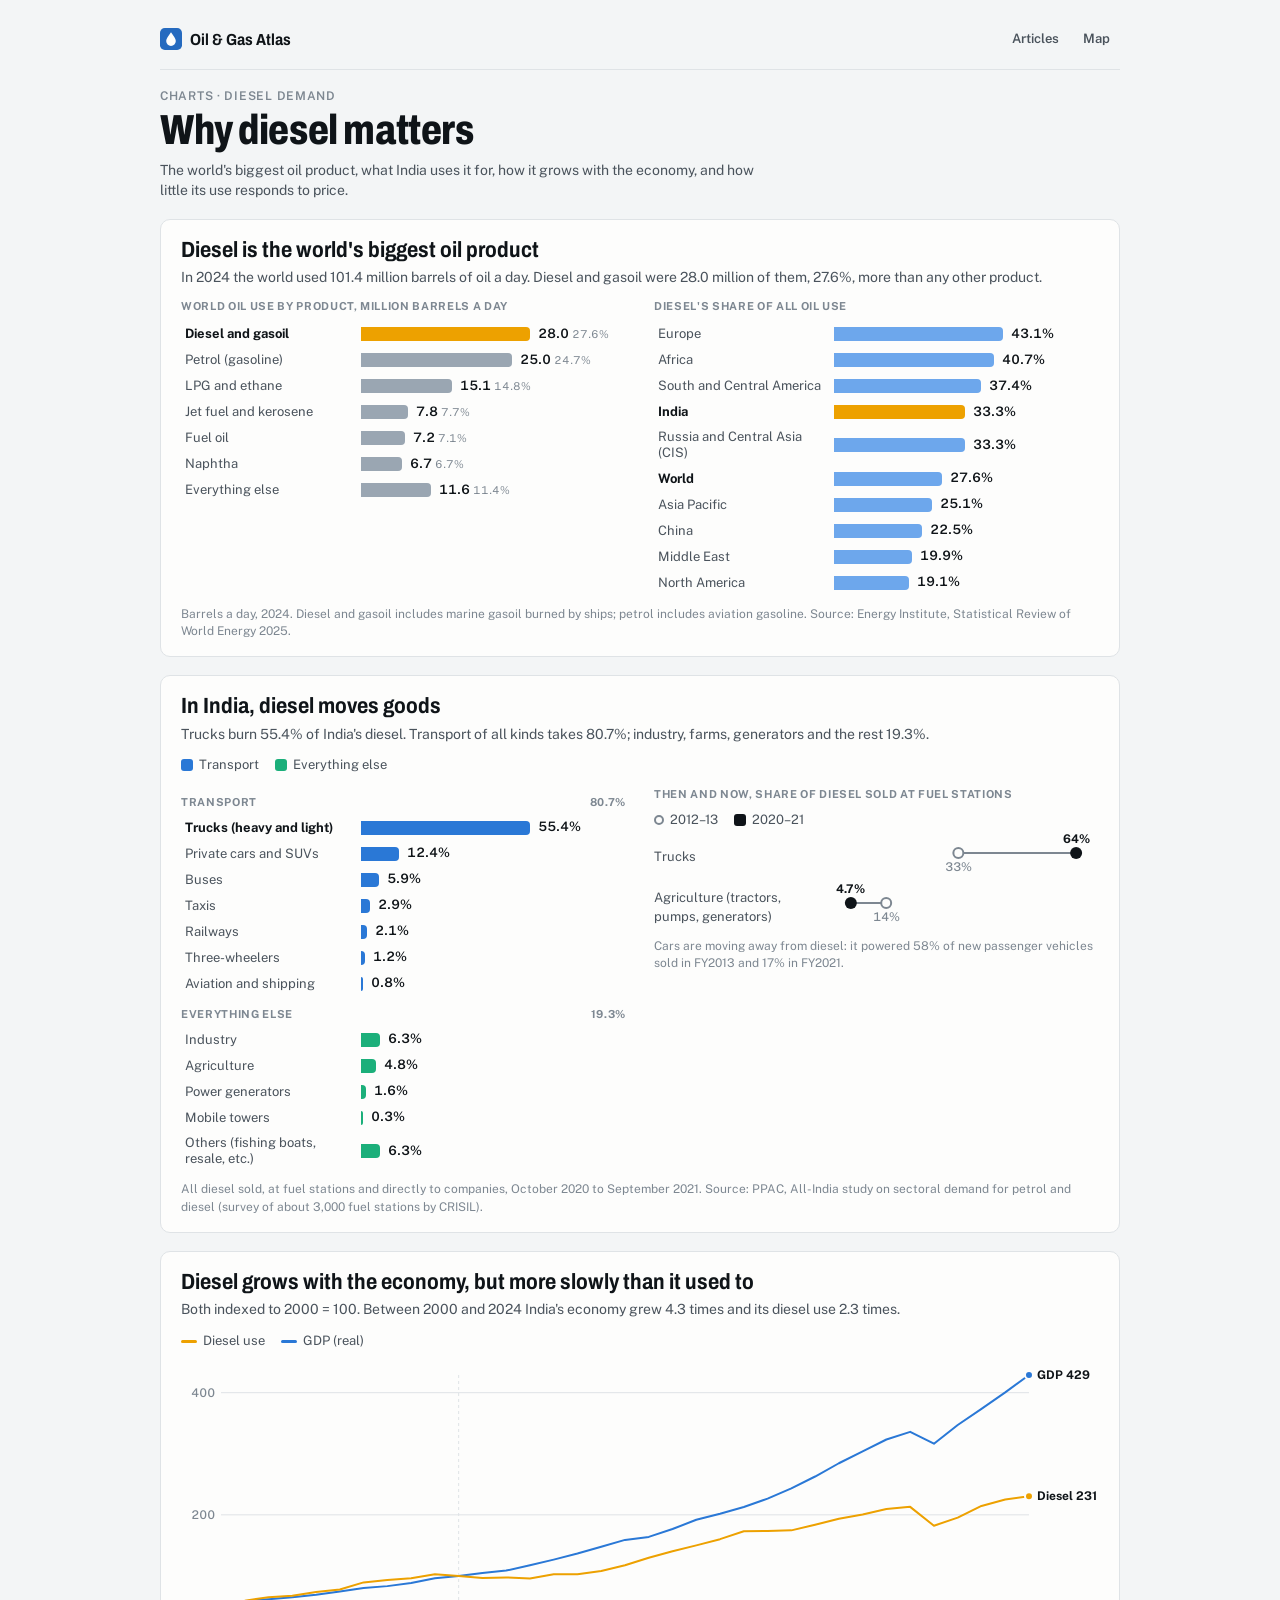
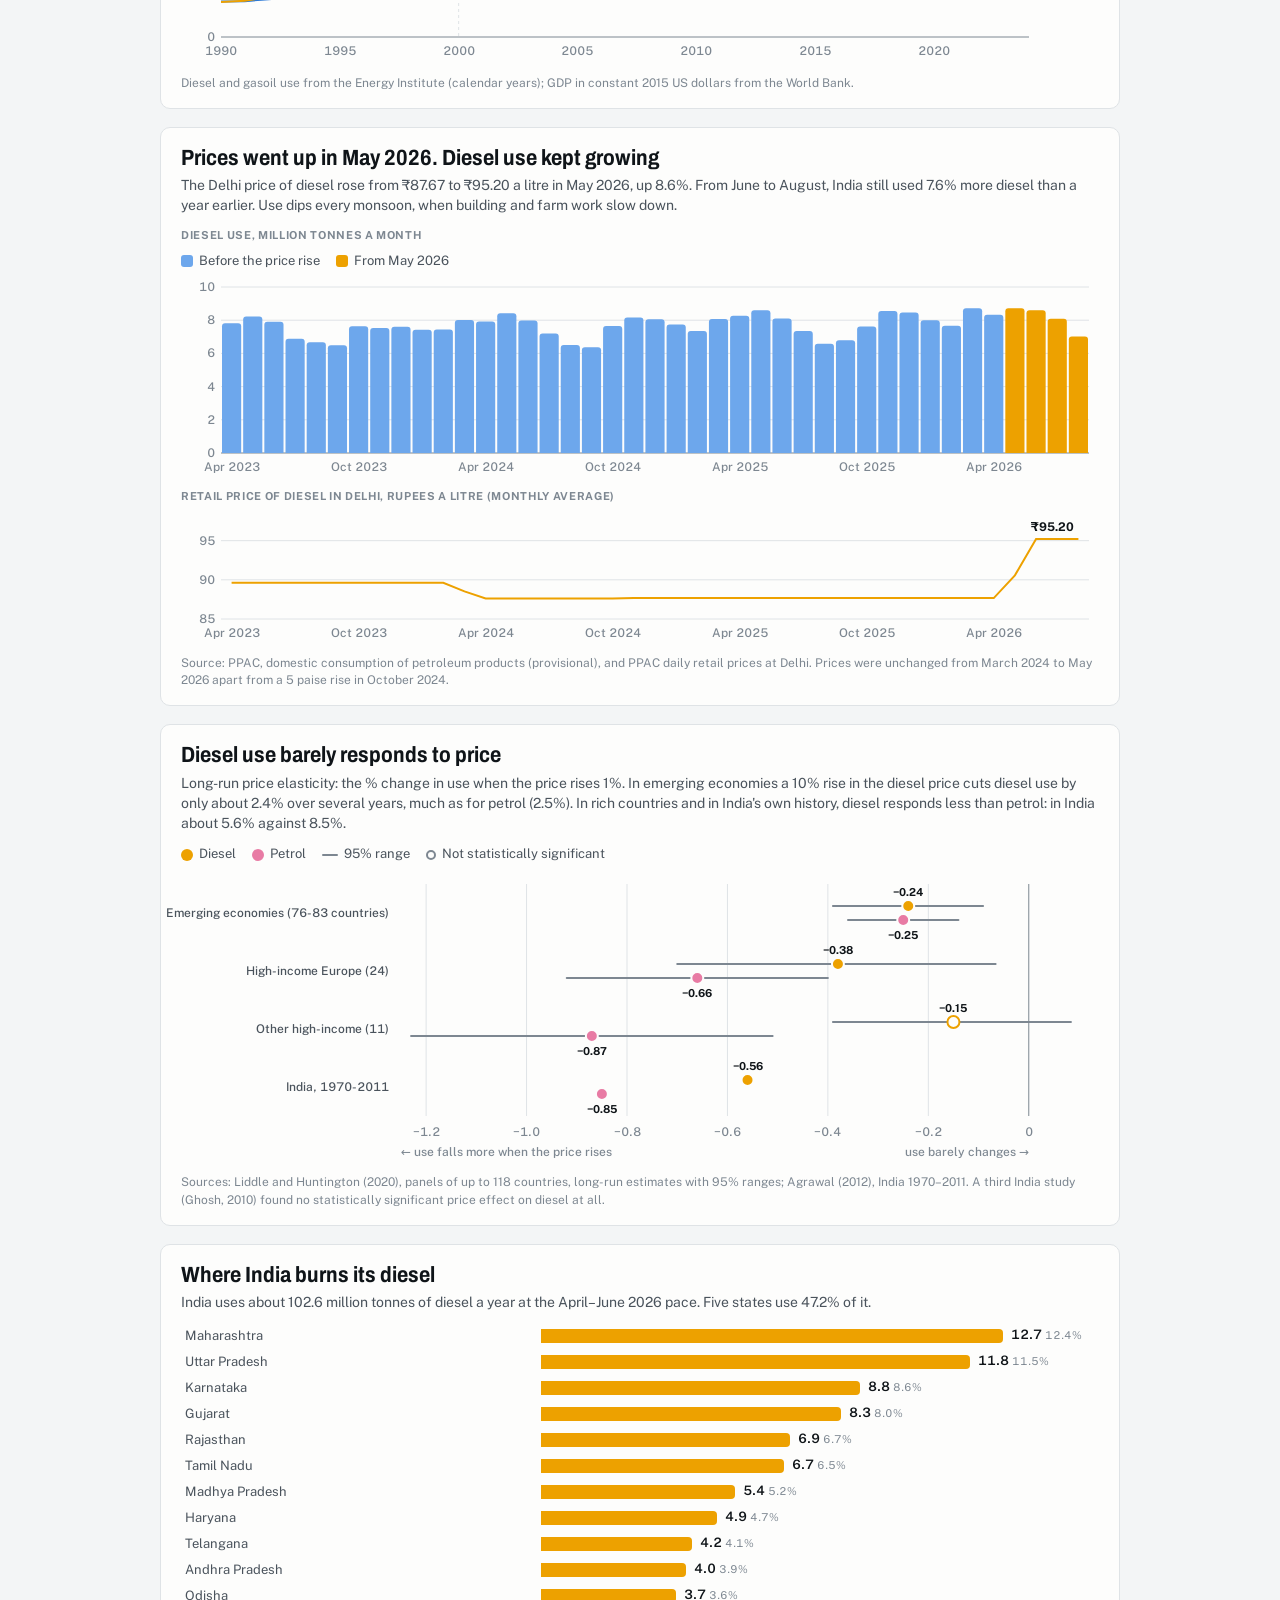
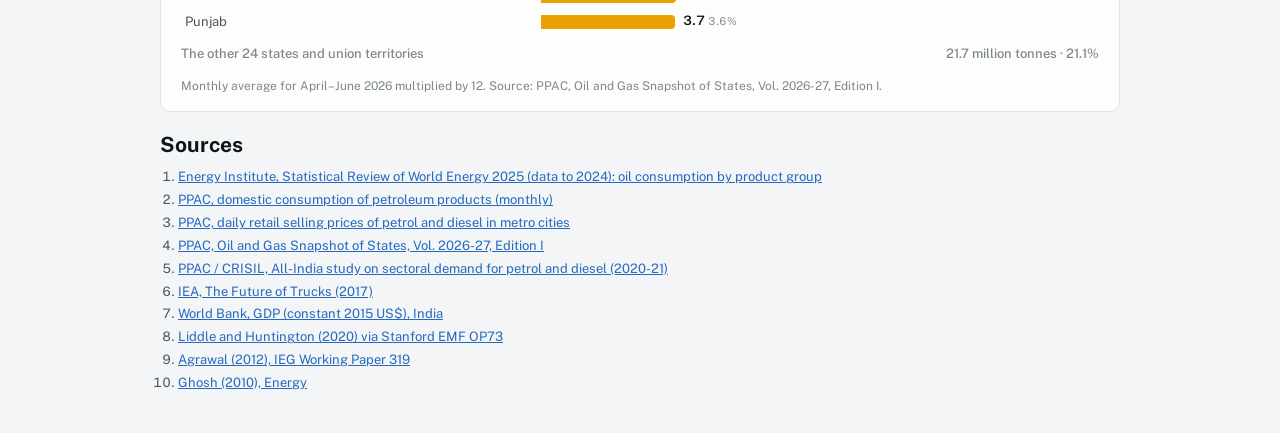
<file: charts/diesel.html>
<!doctype html>
<html lang="en">
<head>
<meta charset="utf-8">
<meta name="viewport" content="width=device-width, initial-scale=1">
<title>Diesel demand charts · India Oil &amp; Gas Atlas</title>
<meta name="description" content="Charts on why diesel matters: its share of world oil use, what it is used for in India, how it tracks GDP, and how little its demand responds to price.">

<link rel="canonical" href="https://sand7888.github.io/india-oil-gas-atlas/charts/diesel.html">
<link rel="icon" href="data:image/svg+xml,%3Csvg xmlns='http://www.w3.org/2000/svg' viewBox='0 0 32 32'%3E%3Crect width='32' height='32' rx='7' fill='%23256abf'/%3E%3Cpath d='M16 6c-4 6-7 9.5-7 13a7 7 0 0 0 14 0c0-3.5-3-7-7-13z' fill='%23fff'/%3E%3C/svg%3E">
<link rel="preconnect" href="https://fonts.googleapis.com">
<link rel="preconnect" href="https://fonts.gstatic.com" crossorigin>
<link rel="stylesheet" href="https://fonts.googleapis.com/css2?family=Archivo:wdth,wght@75..100,500..800&family=Public+Sans:wght@400;500;600;700&display=swap">
<link rel="stylesheet" href="../assets/site.css">
<style>
.page { max-width: 1000px; }
.card { background: var(--surface); border: 1px solid var(--line); border-radius: var(--radius); padding: 18px 20px 16px; display: flex; flex-direction: column; gap: 12px; min-width: 0; }
.card h2 { margin: 0; font-family: var(--display); font-stretch: 85%; font-weight: 700; font-size: 22px; line-height: 1.15; text-wrap: balance; }
.card .sub { margin: 4px 0 0; color: var(--ink-2); font-size: 14px; }
.card h3 { margin: 0 0 8px; font-size: 11px; letter-spacing: .06em; text-transform: uppercase; color: var(--muted); font-weight: 700; }
.note { margin: 0; font-size: 12px; color: var(--muted); }
.legend { display: flex; flex-wrap: wrap; gap: 6px 16px; font-size: 13px; color: var(--ink-2); }
.legend span { display: inline-flex; align-items: center; gap: 6px; }
.legend i { width: 12px; height: 12px; border-radius: 3px; display: inline-block; }
.legend i.line { height: 3px; border-radius: 2px; width: 16px; }
.legend i.hollow { background: var(--surface) !important; border: 2px solid var(--muted); border-radius: 50%; width: 10px; height: 10px; }
.cols { display: grid; grid-template-columns: minmax(0, 1fr) minmax(0, 1fr); gap: 20px 28px; }
@media (max-width: 720px) { .cols { grid-template-columns: minmax(0, 1fr); } }

/* Horizontal bars: label, bar, value. Bars start at the baseline with a 4px rounded end. */
.hbars { display: flex; flex-direction: column; gap: 4px; }
.hb { display: grid; grid-template-columns: minmax(110px, 38%) minmax(0, 1fr); gap: 10px; align-items: center; font-size: 13px; padding: 2px 4px; border-radius: 6px; cursor: default; }
.hb:hover, .hb:focus-visible { background: var(--accent-soft); outline: none; }
.hb .lab { color: var(--ink-2); line-height: 1.25; }
.hb.em .lab { color: var(--ink); font-weight: 700; }
.hb .track { position: relative; height: 18px; display: flex; align-items: center; gap: 8px; }
.hb .bar { height: 14px; border-radius: 0 4px 4px 0; flex: none; min-width: 2px; }
.hb .val { color: var(--ink); font-variant-numeric: tabular-nums; white-space: nowrap; font-weight: 600; }
.hb .val small { color: var(--muted); font-weight: 400; }
.grouphead { font-size: 11px; letter-spacing: .06em; text-transform: uppercase; color: var(--muted); font-weight: 700; margin: 8px 0 2px; display: flex; justify-content: space-between; }

/* Then and now: two dots per row joined by a line. */
.dumb { display: flex; flex-direction: column; gap: 10px; }
.dr { display: grid; grid-template-columns: minmax(110px, 38%) minmax(0, 1fr); gap: 10px; align-items: center; font-size: 13px; }
.dr .lab { color: var(--ink-2); }
.dr svg { width: 100%; height: 40px; overflow: visible; }

/* SVG charts are drawn at their real width so text stays readable on phones. */
.svgwrap { position: relative; }
.svgwrap svg { display: block; width: 100%; overflow: visible; }
.axis text, .lbl { font: 500 12px var(--body); fill: var(--muted); font-variant-numeric: tabular-nums; }
.axis line { stroke: var(--line); }
.axis .base { stroke: var(--muted); }
.end { font: 700 12px var(--body); fill: var(--ink); }
.cross { stroke: var(--muted); stroke-dasharray: 3 3; }

.tip { position: fixed; z-index: 10; pointer-events: none; background: var(--surface); color: var(--ink); border: 1px solid var(--line); border-radius: 8px; padding: 8px 10px; box-shadow: 0 6px 20px rgba(0,0,0,.14); max-width: 280px; font-size: 13px; line-height: 1.4; }
.tip b { display: block; margin-bottom: 2px; }
.tip .s { color: var(--ink-2); font-size: 12px; }
.srcs { margin: 0; padding-left: 18px; font-size: 13px; color: var(--ink-2); display: flex; flex-direction: column; gap: 4px; }
</style>
</head>
<body>
<div class="page">
  <nav class="site-nav" aria-label="Site">
    <a class="brand" href="../"><svg viewBox="0 0 32 32" aria-hidden="true"><rect width="32" height="32" rx="7" fill="var(--accent)"/><path d="M16 6c-4 6-7 9.5-7 13a7 7 0 0 0 14 0c0-3.5-3-7-7-13z" fill="var(--surface)"/></svg>Oil &amp; Gas Atlas</a>
    <div class="links"><a href="../posts/">Articles</a><a href="../">Map</a></div>
  </nav>

  <header>
    <p class="eyebrow">Charts · diesel demand</p>
    <h1>Why diesel matters</h1>
    <p class="lede">The world's biggest oil product, what India uses it for, how it grows with the economy, and how little its use responds to price.</p>
  </header>

  <section class="card" data-embed="products" aria-labelledby="h-products">
    <div><h2 id="h-products">Diesel is the world's biggest oil product</h2><p class="sub" id="s-products"></p></div>
    <div class="cols">
      <div><h3>World oil use by product, million barrels a day</h3><div class="hbars" id="products"></div></div>
      <div><h3>Diesel's share of all oil use</h3><div class="hbars" id="regions"></div></div>
    </div>
    <p class="note" id="n-products"></p>
  </section>

  <section class="card" data-embed="enduse" aria-labelledby="h-enduse">
    <div><h2 id="h-enduse">In India, diesel moves goods</h2><p class="sub" id="s-enduse"></p></div>
    <div class="legend" id="lg-enduse"></div>
    <div class="cols">
      <div class="hbars" id="enduse"></div>
      <div>
        <h3>Then and now, share of diesel sold at fuel stations</h3>
        <div class="legend" style="margin-bottom:8px"><span><i class="hollow"></i>2012–13</span><span><i style="background:var(--ink)"></i>2020–21</span></div>
        <div class="dumb" id="thennow"></div>
        <p class="note" style="margin-top:10px" id="n-cars"></p>
      </div>
    </div>
    <p class="note" id="n-enduse"></p>
  </section>

  <section class="card" data-embed="gdp" aria-labelledby="h-gdp">
    <div><h2 id="h-gdp">Diesel grows with the economy, but more slowly than it used to</h2><p class="sub" id="s-gdp"></p></div>
    <div class="legend"><span><i class="line" style="background:var(--p-diesel)"></i>Diesel use</span><span><i class="line" style="background:var(--s1)"></i>GDP (real)</span></div>
    <div class="svgwrap" id="gdp"></div>
    <p class="note" id="n-gdp"></p>
  </section>

  <section class="card" data-embed="monthly" aria-labelledby="h-monthly">
    <div><h2 id="h-monthly">Prices went up in May 2026. Diesel use kept growing</h2><p class="sub" id="s-monthly"></p></div>
    <div><h3>Diesel use, million tonnes a month</h3>
      <div class="legend" style="margin-bottom:6px"><span><i style="background:var(--c1)"></i>Before the price rise</span><span><i style="background:var(--p-diesel)"></i>From May 2026</span></div>
      <div class="svgwrap" id="monthly"></div></div>
    <div><h3>Retail price of diesel in Delhi, rupees a litre (monthly average)</h3><div class="svgwrap" id="price"></div></div>
    <p class="note" id="n-monthly"></p>
  </section>

  <section class="card" data-embed="elasticity" aria-labelledby="h-elasticity">
    <div><h2 id="h-elasticity">Diesel use barely responds to price</h2><p class="sub" id="s-elasticity"></p></div>
    <div class="legend"><span><i style="background:var(--p-diesel);border-radius:50%"></i>Diesel</span><span><i style="background:var(--p-petrol);border-radius:50%"></i>Petrol</span><span><i class="line" style="background:var(--muted);height:2px"></i>95% range</span><span><i class="hollow"></i>Not statistically significant</span></div>
    <div class="svgwrap" id="elasticity"></div>
    <p class="note" id="n-elasticity"></p>
  </section>

  <section class="card" data-embed="states" aria-labelledby="h-states">
    <div><h2 id="h-states">Where India burns its diesel</h2><p class="sub" id="s-states"></p></div>
    <div class="hbars" id="states"></div>
    <p class="note" id="n-states"></p>
  </section>

  <section aria-labelledby="h-src">
    <h2 id="h-src" class="eyebrow" style="margin:0 0 8px">Sources</h2>
    <ol class="srcs" id="srcs"></ol>
  </section>
</div>
<div class="tip" id="tip" hidden></div>

<script src="../assets/embed.js"></script>
<script>
const D = {"year":2024,"ei_file":"2026-10-06_EI_Stats_Review_all_data.xlsx","products":[{"label":"Diesel and gasoil","v":27.98,"share":27.6},{"label":"Petrol (gasoline)","v":25.0,"share":24.7},{"label":"LPG and ethane","v":15.06,"share":14.8},{"label":"Jet fuel and kerosene","v":7.8,"share":7.7},{"label":"Fuel oil","v":7.24,"share":7.1},{"label":"Naphtha","v":6.74,"share":6.7},{"label":"Everything else","v":11.6,"share":11.4}],"world_total_mbd":101.4,"regions":[{"label":"Europe","share":43.1,"diesel_mbd":6.09},{"label":"Africa","share":40.7,"diesel_mbd":1.86},{"label":"South and Central America","share":37.4,"diesel_mbd":2.37},{"label":"India","share":33.3,"diesel_mbd":1.87},{"label":"Russia and Central Asia (CIS)","share":33.3,"diesel_mbd":1.63},{"label":"World","share":27.6,"diesel_mbd":27.98},{"label":"Asia Pacific","share":25.1,"diesel_mbd":9.64},{"label":"China","share":22.5,"diesel_mbd":3.69},{"label":"Middle East","share":19.9,"diesel_mbd":1.96},{"label":"North America","share":19.1,"diesel_mbd":4.44}],"gdp":[{"year":1990,"diesel":57.2,"gdp":58.1,"diesel_kbd":464,"gdp_bn":465},{"year":1991,"diesel":59.5,"gdp":58.7,"diesel_kbd":482,"gdp_bn":470},{"year":1992,"diesel":65.0,"gdp":62.0,"diesel_kbd":527,"gdp_bn":496},{"year":1993,"diesel":67.7,"gdp":64.9,"diesel_kbd":549,"gdp_bn":519},{"year":1994,"diesel":73.6,"gdp":69.2,"diesel_kbd":597,"gdp_bn":554},{"year":1995,"diesel":77.9,"gdp":74.5,"diesel_kbd":632,"gdp_bn":596},{"year":1996,"diesel":89.4,"gdp":80.1,"diesel_kbd":725,"gdp_bn":641},{"year":1997,"diesel":93.3,"gdp":83.3,"diesel_kbd":757,"gdp_bn":667},{"year":1998,"diesel":96.3,"gdp":88.5,"diesel_kbd":781,"gdp_bn":708},{"year":1999,"diesel":102.7,"gdp":96.3,"diesel_kbd":833,"gdp_bn":771},{"year":2000,"diesel":100.0,"gdp":100.0,"diesel_kbd":811,"gdp_bn":801},{"year":2001,"diesel":96.7,"gdp":104.8,"diesel_kbd":784,"gdp_bn":839},{"year":2002,"diesel":97.5,"gdp":108.8,"diesel_kbd":791,"gdp_bn":871},{"year":2003,"diesel":95.8,"gdp":117.4,"diesel_kbd":777,"gdp_bn":940},{"year":2004,"diesel":102.7,"gdp":126.7,"diesel_kbd":833,"gdp_bn":1014},{"year":2005,"diesel":102.8,"gdp":136.7,"diesel_kbd":834,"gdp_bn":1094},{"year":2006,"diesel":108.1,"gdp":147.7,"diesel_kbd":877,"gdp_bn":1183},{"year":2007,"diesel":117.6,"gdp":159.0,"diesel_kbd":954,"gdp_bn":1273},{"year":2008,"diesel":129.7,"gdp":163.9,"diesel_kbd":1052,"gdp_bn":1312},{"year":2009,"diesel":140.4,"gdp":176.8,"diesel_kbd":1138,"gdp_bn":1416},{"year":2010,"diesel":150.0,"gdp":191.9,"diesel_kbd":1216,"gdp_bn":1536},{"year":2011,"diesel":160.2,"gdp":201.9,"diesel_kbd":1299,"gdp_bn":1616},{"year":2012,"diesel":173.2,"gdp":212.9,"diesel_kbd":1404,"gdp_bn":1705},{"year":2013,"diesel":173.7,"gdp":226.5,"diesel_kbd":1408,"gdp_bn":1813},{"year":2014,"diesel":174.6,"gdp":243.3,"diesel_kbd":1416,"gdp_bn":1948},{"year":2015,"diesel":183.9,"gdp":262.8,"diesel_kbd":1491,"gdp_bn":2104},{"year":2016,"diesel":193.7,"gdp":284.5,"diesel_kbd":1571,"gdp_bn":2277},{"year":2017,"diesel":200.7,"gdp":303.8,"diesel_kbd":1627,"gdp_bn":2432},{"year":2018,"diesel":209.7,"gdp":323.4,"diesel_kbd":1701,"gdp_bn":2589},{"year":2019,"diesel":213.1,"gdp":335.9,"diesel_kbd":1728,"gdp_bn":2689},{"year":2020,"diesel":182.2,"gdp":316.5,"diesel_kbd":1478,"gdp_bn":2534},{"year":2021,"diesel":195.5,"gdp":347.2,"diesel_kbd":1585,"gdp_bn":2779},{"year":2022,"diesel":214.6,"gdp":373.6,"diesel_kbd":1740,"gdp_bn":2991},{"year":2023,"diesel":225.1,"gdp":400.5,"diesel_kbd":1826,"gdp_bn":3206},{"year":2024,"diesel":230.5,"gdp":429.0,"diesel_kbd":1870,"gdp_bn":3434}],"growth":{"from":2000,"to":2024,"diesel_x":2.31,"gdp_x":4.29},"monthly":[{"month":"2023-04","hsd":7818,"ms":2877,"diesel_price":89.62},{"month":"2023-05","hsd":8217,"ms":3350,"diesel_price":89.62},{"month":"2023-06","hsd":7906,"ms":3152,"diesel_price":89.62},{"month":"2023-07","hsd":6885,"ms":2984,"diesel_price":89.62},{"month":"2023-08","hsd":6670,"ms":3093,"diesel_price":89.62},{"month":"2023-09","hsd":6493,"ms":3058,"diesel_price":89.62},{"month":"2023-10","hsd":7634,"ms":3140,"diesel_price":89.62},{"month":"2023-11","hsd":7525,"ms":3129,"diesel_price":89.62},{"month":"2023-12","hsd":7603,"ms":2990,"diesel_price":89.62},{"month":"2024-01","hsd":7424,"ms":3100,"diesel_price":89.62},{"month":"2024-02","hsd":7443,"ms":3023,"diesel_price":89.62},{"month":"2024-03","hsd":8007,"ms":3324,"diesel_price":88.52},{"month":"2024-04","hsd":7925,"ms":3285,"diesel_price":87.62},{"month":"2024-05","hsd":8412,"ms":3463,"diesel_price":87.62},{"month":"2024-06","hsd":7982,"ms":3296,"diesel_price":87.62},{"month":"2024-07","hsd":7193,"ms":3297,"diesel_price":87.62},{"month":"2024-08","hsd":6501,"ms":3360,"diesel_price":87.62},{"month":"2024-09","hsd":6369,"ms":3149,"diesel_price":87.62},{"month":"2024-10","hsd":7645,"ms":3412,"diesel_price":87.62},{"month":"2024-11","hsd":8166,"ms":3428,"diesel_price":87.67},{"month":"2024-12","hsd":8054,"ms":3320,"diesel_price":87.67},{"month":"2025-01","hsd":7738,"ms":3308,"diesel_price":87.67},{"month":"2025-02","hsd":7346,"ms":3174,"diesel_price":87.67},{"month":"2025-03","hsd":8075,"ms":3512,"diesel_price":87.67},{"month":"2025-04","hsd":8261,"ms":3449,"diesel_price":87.67},{"month":"2025-05","hsd":8592,"ms":3782,"diesel_price":87.67},{"month":"2025-06","hsd":8105,"ms":3522,"diesel_price":87.67},{"month":"2025-07","hsd":7356,"ms":3493,"diesel_price":87.67},{"month":"2025-08","hsd":6577,"ms":3544,"diesel_price":87.67},{"month":"2025-09","hsd":6786,"ms":3399,"diesel_price":87.67},{"month":"2025-10","hsd":7620,"ms":3665,"diesel_price":87.67},{"month":"2025-11","hsd":8557,"ms":3517,"diesel_price":87.67},{"month":"2025-12","hsd":8470,"ms":3555,"diesel_price":87.67},{"month":"2026-01","hsd":7993,"ms":3511,"diesel_price":87.67},{"month":"2026-02","hsd":7665,"ms":3369,"diesel_price":87.67},{"month":"2026-03","hsd":8726,"ms":3780,"diesel_price":87.67},{"month":"2026-04","hsd":8330,"ms":3684,"diesel_price":87.67},{"month":"2026-05","hsd":8725,"ms":3910,"diesel_price":90.57},{"month":"2026-06","hsd":8603,"ms":3784,"diesel_price":95.2},{"month":"2026-07","hsd":8093,"ms":3815,"diesel_price":95.2},{"month":"2026-08","hsd":7023,"ms":3836,"diesel_price":95.2}],"yoy":[{"month":"2024-04","pct":1.4},{"month":"2024-05","pct":2.4},{"month":"2024-06","pct":1.0},{"month":"2024-07","pct":4.5},{"month":"2024-08","pct":-2.5},{"month":"2024-09","pct":-1.9},{"month":"2024-10","pct":0.1},{"month":"2024-11","pct":8.5},{"month":"2024-12","pct":5.9},{"month":"2025-01","pct":4.2},{"month":"2025-02","pct":-1.3},{"month":"2025-03","pct":0.8},{"month":"2025-04","pct":4.2},{"month":"2025-05","pct":2.1},{"month":"2025-06","pct":1.5},{"month":"2025-07","pct":2.3},{"month":"2025-08","pct":1.2},{"month":"2025-09","pct":6.5},{"month":"2025-10","pct":-0.3},{"month":"2025-11","pct":4.8},{"month":"2025-12","pct":5.2},{"month":"2026-01","pct":3.3},{"month":"2026-02","pct":4.3},{"month":"2026-03","pct":8.1},{"month":"2026-04","pct":0.8},{"month":"2026-05","pct":1.5},{"month":"2026-06","pct":6.1},{"month":"2026-07","pct":10.0},{"month":"2026-08","pct":6.8}],"fy_totals":{"2023-24":{"hsd":89.6,"ms":37.2,"months":12},"2024-25":{"hsd":91.4,"ms":40.0,"months":12},"2025-26":{"hsd":94.7,"ms":42.6,"months":12},"2026-27":{"hsd":40.8,"ms":19.0,"months":5}},"price_last":"2026-10-05","price_file":"2026-10-06_PPAC_RSP_metro_05.10.2026.pdf","monthly_src":["PPAC, Domestic consumption of petroleum products (P), https://ppac.gov.in/consumption/products-wise, '000 tonnes; read from the web table for each financial year on 2026-10-06","PPAC 2026-10-06_PT_consumption_2026-27.xlsx"],"states":{"edition":"Vol. 2026-27, Edition I","period":"April–June 2026","india":102.6,"rows":[{"state":"Maharashtra","v":12.72,"share":12.4},{"state":"Uttar Pradesh","v":11.81,"share":11.5},{"state":"Karnataka","v":8.78,"share":8.6},{"state":"Gujarat","v":8.25,"share":8.0},{"state":"Rajasthan","v":6.87,"share":6.7},{"state":"Tamil Nadu","v":6.69,"share":6.5},{"state":"Madhya Pradesh","v":5.35,"share":5.2},{"state":"Haryana","v":4.86,"share":4.7},{"state":"Telangana","v":4.17,"share":4.1},{"state":"Andhra Pradesh","v":4.0,"share":3.9},{"state":"Odisha","v":3.73,"share":3.6},{"state":"Punjab","v":3.7,"share":3.6},{"state":"West Bengal","v":3.67,"share":3.6},{"state":"Bihar","v":3.07,"share":3.0},{"state":"Chhattisgarh","v":2.74,"share":2.7},{"state":"Kerala","v":2.41,"share":2.4},{"state":"Jharkhand","v":2.32,"share":2.3},{"state":"Assam","v":1.18,"share":1.2},{"state":"Uttarakhand","v":0.97,"share":0.9},{"state":"Jammu & Kashmir","v":0.91,"share":0.9},{"state":"Himachal Pradesh","v":0.85,"share":0.8},{"state":"Puducherry","v":0.61,"share":0.6},{"state":"Delhi","v":0.57,"share":0.6},{"state":"Meghalaya","v":0.41,"share":0.4},{"state":"Goa","v":0.31,"share":0.3},{"state":"Chandigarh","v":0.28,"share":0.3},{"state":"Arunachal Pradesh","v":0.27,"share":0.3},{"state":"Dadra & Nagar Haveli and Daman & Diu","v":0.19,"share":0.2},{"state":"Andaman & Nicobar Islands","v":0.19,"share":0.2},{"state":"Ladakh","v":0.14,"share":0.1},{"state":"Nagaland","v":0.13,"share":0.1},{"state":"Mizoram","v":0.13,"share":0.1},{"state":"Manipur","v":0.12,"share":0.1},{"state":"Tripura","v":0.1,"share":0.1},{"state":"Sikkim","v":0.1,"share":0.1},{"state":"Lakshadweep","v":0.02,"share":0.0}]},"enduse":{"period":"October 2020 to September 2021","basis":"All diesel sold in India: retail outlets and direct sales","unit":"% of diesel sold","source":"PPAC, All-India study on sectoral demand for petrol and diesel, final report (October 2020 - September 2021), conducted by CRISIL Risk & Infrastructure Solutions; Figure 17, End-use share of diesel (retail and direct)","url":"https://ppac.gov.in/uploads/whatsnew/1663838452_ExecutiveSummarySectoralConsumptionStudy.pdf","rows":[{"label":"Trucks (heavy and light)","v":55.4,"group":"transport"},{"label":"Private cars and SUVs","v":12.4,"group":"transport"},{"label":"Buses","v":5.9,"group":"transport"},{"label":"Taxis","v":2.9,"group":"transport"},{"label":"Railways","v":2.1,"group":"transport"},{"label":"Three-wheelers","v":1.2,"group":"transport"},{"label":"Aviation and shipping","v":0.8,"group":"transport"},{"label":"Industry","v":6.3,"group":"other"},{"label":"Agriculture","v":4.8,"group":"other"},{"label":"Power generators","v":1.6,"group":"other"},{"label":"Mobile towers","v":0.3,"group":"other"},{"label":"Others (fishing boats, resale, etc.)","v":6.3,"group":"other"}]},"then_now":{"basis":"Diesel sold through retail outlets","source":"PPAC, All-India study on sectoral demand for petrol and diesel (2020-21), foreword, comparing with the 2012-13 study","url":"https://ppac.gov.in/uploads/whatsnew/1663838452_ExecutiveSummarySectoralConsumptionStudy.pdf","rows":[{"label":"Trucks","before":33,"after":64},{"label":"Agriculture (tractors, pumps, generators)","before":14,"after":4.7}],"diesel_car_share":{"before":58,"after":17,"before_year":"FY2013","after_year":"FY2021","label":"Diesel's share of new passenger vehicle sales","source":"Same study, Figure 6"}},"world_trucks":{"text":"About half of the world's diesel is burned by road freight, which relies on diesel for more than 80% of its fuel.","source":"IEA, The Future of Trucks (2017)","url":"https://www.iea.org/reports/the-future-of-trucks"},"elasticities":{"note":"Long-run price and income elasticities of demand: the % change in fuel use for a 1% change in price or income.","rows":[{"group":"Emerging economies (76-83 countries)","fuel":"diesel","price":-0.24,"price_lo":-0.39,"price_hi":-0.091,"income":1.17,"sig":true,"src":"lh"},{"group":"Emerging economies (76-83 countries)","fuel":"petrol","price":-0.25,"price_lo":-0.36,"price_hi":-0.14,"income":1.0,"sig":true,"src":"lh"},{"group":"High-income Europe (24)","fuel":"diesel","price":-0.38,"price_lo":-0.7,"price_hi":-0.066,"income":2.12,"sig":true,"src":"lh"},{"group":"High-income Europe (24)","fuel":"petrol","price":-0.66,"price_lo":-0.92,"price_hi":-0.4,"income":0.72,"sig":true,"src":"lh"},{"group":"Other high-income (11)","fuel":"diesel","price":-0.15,"price_lo":-0.39,"price_hi":0.084,"income":0.9,"sig":false,"src":"lh"},{"group":"Other high-income (11)","fuel":"petrol","price":-0.87,"price_lo":-1.23,"price_hi":-0.51,"income":0.31,"sig":true,"src":"lh"},{"group":"India, 1970-2011","fuel":"diesel","price":-0.56,"income":1.02,"sig":true,"src":"agrawal"},{"group":"India, 1970-2011","fuel":"petrol","price":-0.85,"income":1.39,"sig":true,"src":"agrawal"}],"sources":{"lh":{"label":"Liddle and Huntington (2020), 118-country panel of road gasoline and diesel demand, long-run estimates with 95% intervals; as summarised in Huntington and Liddle, Stanford Energy Modeling Forum OP73, Table 2","url":"https://web.stanford.edu/group/emf-research/docs/occasional_papers/op73.pdf"},"agrawal":{"label":"Agrawal, India's Petroleum Demand: Empirical Estimations and Projections for the Future, IEG Working Paper 319 (2012), ARDL estimates on 1970-2011 data","url":"https://iegindia.org/upload/publication/Workpap/wp319.pdf"},"ghosh":{"label":"Ghosh, High speed diesel consumption and economic growth in India, Energy 35 (2010): long-run income elasticity 1.27, short-run 0.46; price elasticities statistically insignificant (1972-73 to 2005-06)","url":"https://www.sciencedirect.com/science/article/abs/pii/S0360544209005519"}}},"sources":[{"label":"Energy Institute, Statistical Review of World Energy 2025 (data to 2024): oil consumption by product group","url":"https://www.energyinst.org/statistical-review/resources-and-data-downloads"},{"label":"PPAC, domestic consumption of petroleum products (monthly)","url":"https://ppac.gov.in/consumption/products-wise"},{"label":"PPAC, daily retail selling prices of petrol and diesel in metro cities","url":"https://ppac.gov.in/retail-selling-price-rsp-of-petrol-diesel-and-domestic-lpg/rsp-of-petrol-and-diesel-in-metro-cities-since-16-6-2017"},{"label":"PPAC, Oil and Gas Snapshot of States, Vol. 2026-27, Edition I","url":"https://ppac.gov.in"},{"label":"PPAC / CRISIL, All-India study on sectoral demand for petrol and diesel (2020-21)","url":"https://ppac.gov.in/uploads/whatsnew/1663838452_ExecutiveSummarySectoralConsumptionStudy.pdf"},{"label":"IEA, The Future of Trucks (2017)","url":"https://www.iea.org/reports/the-future-of-trucks"},{"label":"World Bank, GDP (constant 2015 US$), India","url":"https://data.worldbank.org/indicator/NY.GDP.MKTP.KD?locations=IN"},{"label":"Liddle and Huntington (2020) via Stanford EMF OP73","url":"https://web.stanford.edu/group/emf-research/docs/occasional_papers/op73.pdf"},{"label":"Agrawal (2012), IEG Working Paper 319","url":"https://iegindia.org/upload/publication/Workpap/wp319.pdf"},{"label":"Ghosh (2010), Energy","url":"https://www.sciencedirect.com/science/article/abs/pii/S0360544209005519"}]};
const $ = (id) => document.getElementById(id);
const esc = (s) => String(s).replace(/[&<>"]/g, (c) => ({ "&": "&amp;", "<": "&lt;", ">": "&gt;", '"': "&quot;" }[c]));
const f1 = (v) => v.toLocaleString("en-US", { minimumFractionDigits: 1, maximumFractionDigits: 1 });
const f0 = (v) => Math.round(v).toLocaleString("en-US");
const MON = ["Jan", "Feb", "Mar", "Apr", "May", "Jun", "Jul", "Aug", "Sep", "Oct", "Nov", "Dec"];
const FULL = ["January", "February", "March", "April", "May", "June", "July", "August", "September", "October", "November", "December"];
const mlabel = (m) => `${MON[+m.slice(5) - 1]} ${m.slice(0, 4)}`;
const NS = "http://www.w3.org/2000/svg";

/* ---------- tooltip ---------- */
const tip = $("tip");
function showTip(html, x, y) {
  tip.innerHTML = html; tip.hidden = false;
  let left = x + 14, top = y + 14;
  if (left + tip.offsetWidth > innerWidth - 8) left = x - tip.offsetWidth - 14;
  if (top + tip.offsetHeight > innerHeight - 8) top = y - tip.offsetHeight - 14;
  tip.style.left = Math.max(8, left) + "px"; tip.style.top = Math.max(8, top) + "px";
}
const hideTip = () => { tip.hidden = true; };
document.addEventListener("pointerover", (e) => {
  const el = e.target.closest("[data-tip]");
  if (el) showTip(el.dataset.tip, e.clientX, e.clientY);
});
document.addEventListener("pointermove", (e) => { const el = e.target.closest("[data-tip]"); if (el) showTip(el.dataset.tip, e.clientX, e.clientY); });
document.addEventListener("pointerout", (e) => { if (e.target.closest("[data-tip]")) hideTip(); });
document.addEventListener("focusin", (e) => { const el = e.target.closest("[data-tip]"); if (el) { const r = el.getBoundingClientRect(); showTip(el.dataset.tip, r.left + r.width / 2, r.bottom); } });
document.addEventListener("focusout", hideTip);

/* A row of a horizontal bar chart. */
function hbar({ label, v, max, color, val, tipHtml, em }) {
  return `<div class="hb${em ? " em" : ""}" tabindex="0" data-tip="${esc(tipHtml)}"><span class="lab">${label}</span>` +
    `<span class="track"><span class="bar" style="width:calc((100% - 92px) * ${v / max});background:${color}"></span><span class="val">${val}</span></span></div>`;
}

/* ---------- 1. products and regions ---------- */
const P = D.products, diesel = P[0];
$("s-products").textContent = `In ${D.year} the world used ${f1(D.world_total_mbd)} million barrels of oil a day. Diesel and gasoil were ${f1(diesel.v)} million of them, ${diesel.share}%, more than any other product.`;
const pmax = Math.max(...P.map((p) => p.v));
$("products").innerHTML = P.map((p) => hbar({
  label: p.label, v: p.v, max: pmax, em: p.label.startsWith("Diesel"),
  color: p.label.startsWith("Diesel") ? "var(--p-diesel)" : "var(--flow)",
  val: `${f1(p.v)} <small>${p.share}%</small>`,
  tipHtml: `<b>${p.label}</b>${f1(p.v)} million barrels a day<div class="s">${p.share}% of world oil use, ${D.year}</div>`,
})).join("");
const rmax = Math.max(...D.regions.map((r) => r.share));
$("regions").innerHTML = D.regions.map((r) => hbar({
  label: r.label, v: r.share, max: rmax, em: r.label === "India" || r.label === "World",
  color: r.label === "India" ? "var(--p-diesel)" : "var(--c1)",
  val: `${r.share}%`,
  tipHtml: `<b>${r.label}</b>Diesel and gasoil: ${f1(r.diesel_mbd)} million barrels a day<div class="s">${r.share}% of all oil used, ${D.year}</div>`,
})).join("");
$("n-products").textContent = `Barrels a day, ${D.year}. Diesel and gasoil includes marine gasoil burned by ships; petrol includes aviation gasoline. Source: Energy Institute, Statistical Review of World Energy 2025.`;

/* ---------- 2. end use ---------- */
const E = D.enduse.rows;
const trans = E.filter((r) => r.group === "transport"), other = E.filter((r) => r.group === "other");
const sum = (a) => a.reduce((s, r) => s + r.v, 0);
const emax = Math.max(...E.map((r) => r.v));
const COL = { transport: "var(--s1)", other: "var(--s3)" };
$("s-enduse").textContent = `Trucks burn ${E[0].v}% of India's diesel. Transport of all kinds takes ${f1(sum(trans))}%; industry, farms, generators and the rest ${f1(sum(other))}%.`;
$("lg-enduse").innerHTML = `<span><i style="background:${COL.transport}"></i>Transport</span><span><i style="background:${COL.other}"></i>Everything else</span>`;
const erow = (r) => hbar({ label: r.label, v: r.v, max: emax, color: COL[r.group], em: r.v > 50, val: `${f1(r.v)}%`,
  tipHtml: `<b>${r.label}</b>${f1(r.v)}% of all diesel sold<div class="s">${D.enduse.period}</div>` });
$("enduse").innerHTML =
  `<div class="grouphead"><span>Transport</span><span>${f1(sum(trans))}%</span></div>` + trans.map(erow).join("") +
  `<div class="grouphead"><span>Everything else</span><span>${f1(sum(other))}%</span></div>` + other.map(erow).join("");
const TN = D.then_now;
$("thennow").innerHTML = TN.rows.map((r) => {
  const x = (v) => `${(v / 70) * 100}%`;
  return `<div class="dr" tabindex="0" data-tip="${esc(`<b>${r.label}</b>${r.before}% in 2012–13, ${r.after}% in 2020–21<div class="s">Share of diesel sold at fuel stations</div>`)}">
    <span class="lab">${r.label}</span>
    <svg role="img" aria-label="${esc(`${r.label}: ${r.before}% to ${r.after}%`)}">
      <line x1="${x(r.before)}" x2="${x(r.after)}" y1="15" y2="15" stroke="var(--muted)" stroke-width="2"/>
      <circle cx="${x(r.before)}" cy="15" r="5" fill="var(--surface)" stroke="var(--muted)" stroke-width="2"/>
      <circle cx="${x(r.after)}" cy="15" r="6" fill="var(--ink)"/>
      <text class="lbl" x="${x(r.before)}" y="33" text-anchor="middle">${r.before}%</text>
      <text class="end" x="${x(r.after)}" y="5" text-anchor="middle">${r.after}%</text>
    </svg></div>`;
}).join("");
const car = TN.diesel_car_share;
$("n-cars").textContent = `Cars are moving away from diesel: it powered ${car.before}% of new passenger vehicles sold in ${car.before_year} and ${car.after}% in ${car.after_year}.`;
$("n-enduse").textContent = `All diesel sold, at fuel stations and directly to companies, ${D.enduse.period}. Source: PPAC, All-India study on sectoral demand for petrol and diesel (survey of about 3,000 fuel stations by CRISIL).`;

/* ---------- SVG helpers ---------- */
function svg(el, w, h) {
  el.innerHTML = "";
  const s = document.createElementNS(NS, "svg");
  s.setAttribute("viewBox", `0 0 ${w} ${h}`); s.setAttribute("height", h);
  el.append(s);
  return s;
}
function add(parent, tag, attrs, text) {
  const e = document.createElementNS(NS, tag);
  for (const [k, v] of Object.entries(attrs)) e.setAttribute(k, v);
  if (text != null) e.textContent = text;
  parent.append(e);
  return e;
}
const niceTicks = (lo, hi, n) => {
  const step0 = (hi - lo) / n, mag = 10 ** Math.floor(Math.log10(step0));
  const step = [1, 2, 2.5, 5, 10].map((m) => m * mag).find((s) => s >= step0);
  const out = [];
  for (let t = Math.ceil(lo / step) * step; t <= hi + 1e-9; t += step) out.push(+t.toFixed(6));
  return out;
};

/* ---------- 3. diesel and GDP, indexed ---------- */
const G = D.gdp;
const gr = D.growth;
$("s-gdp").textContent = `Both indexed to ${gr.from} = 100. Between ${gr.from} and ${gr.to} India's economy grew ${f1(gr.gdp_x)} times and its diesel use ${f1(gr.diesel_x)} times.`;
$("n-gdp").textContent = `Diesel and gasoil use from the Energy Institute (calendar years); GDP in constant 2015 US dollars from the World Bank.`;
function drawGdp() {
  const el = $("gdp"), W = el.clientWidth || 700, H = 300, m = { l: 40, r: 70, t: 12, b: 26 };
  const s = svg(el, W, H);
  const xs = G.map((d) => d.year), x0 = xs[0], x1 = xs[xs.length - 1];
  const ymax = Math.max(...G.map((d) => Math.max(d.gdp, d.diesel)));
  const X = (y) => m.l + ((y - x0) / (x1 - x0)) * (W - m.l - m.r), Y = (v) => H - m.b - (v / ymax) * (H - m.t - m.b);
  const ax = add(s, "g", { class: "axis" });
  for (const t of niceTicks(0, ymax, 4)) {
    add(ax, "line", { x1: m.l, x2: W - m.r, y1: Y(t), y2: Y(t), class: t === 0 ? "base" : "" });
    add(ax, "text", { x: m.l - 6, y: Y(t) + 4, "text-anchor": "end" }, t);
  }
  for (const y of xs.filter((y) => y % (W < 500 ? 10 : 5) === 0)) add(ax, "text", { x: X(y), y: H - 8, "text-anchor": "middle" }, y);
  add(ax, "line", { x1: X(gr.from), x2: X(gr.from), y1: m.t, y2: H - m.b, class: "cross" });
  for (const [k, col] of [["gdp", "var(--s1)"], ["diesel", "var(--p-diesel)"]]) {
    add(s, "path", { d: G.map((d, i) => `${i ? "L" : "M"}${X(d.year)},${Y(d[k])}`).join(""), fill: "none", stroke: col, "stroke-width": 2, "stroke-linejoin": "round" });
    const last = G[G.length - 1];
    add(s, "circle", { cx: X(last.year), cy: Y(last[k]), r: 4, fill: col, stroke: "var(--surface)", "stroke-width": 2 });
    add(s, "text", { class: "end", x: X(last.year) + 8, y: Y(last[k]) + 4 }, `${k === "gdp" ? "GDP" : "Diesel"} ${f0(last[k])}`);
  }
  const cross = add(s, "line", { class: "cross", y1: m.t, y2: H - m.b, visibility: "hidden" });
  const hit = add(s, "rect", { x: m.l, y: m.t, width: W - m.l - m.r, height: H - m.t - m.b, fill: "transparent" });
  hit.addEventListener("pointermove", (e) => {
    const r = s.getBoundingClientRect(), px = (e.clientX - r.left) * (W / r.width);
    const yr = Math.round(x0 + ((px - m.l) / (W - m.l - m.r)) * (x1 - x0)), d = G.find((g) => g.year === yr);
    if (!d) return;
    cross.setAttribute("x1", X(yr)); cross.setAttribute("x2", X(yr)); cross.setAttribute("visibility", "visible");
    showTip(`<b>${yr}</b>Diesel ${f0(d.diesel)} (${f0(d.diesel_kbd)} thousand barrels a day)<br>GDP ${f0(d.gdp)} ($${f0(d.gdp_bn)} billion, 2015 prices)<div class="s">${gr.from} = 100</div>`, e.clientX, e.clientY);
  });
  hit.addEventListener("pointerleave", () => { cross.setAttribute("visibility", "hidden"); hideTip(); });
}

/* ---------- 4. monthly use and price: two panels on one time axis ---------- */
const M = D.monthly;
const lastM = M[M.length - 1], hike = M.find((r) => r.month === "2026-05");
const yoyRecent = D.yoy.filter((r) => r.month >= "2026-06");
const avgYoy = yoyRecent.reduce((s, r) => s + r.pct, 0) / (yoyRecent.length || 1);
const pBefore = M.find((r) => r.month === "2026-04").diesel_price, pAfter = M.find((r) => r.month === "2026-06").diesel_price;
$("s-monthly").textContent = `The Delhi price of diesel rose from ₹${pBefore.toFixed(2)} to ₹${pAfter.toFixed(2)} a litre in May 2026, up ${f1(100 * (pAfter / pBefore - 1))}%. From June to ${FULL[+lastM.month.slice(5) - 1]}, India still used ${f1(avgYoy)}% more diesel than a year earlier. Use dips every monsoon, when building and farm work slow down.`;
$("n-monthly").textContent = `Source: PPAC, domestic consumption of petroleum products (provisional), and PPAC daily retail prices at Delhi. Prices were unchanged from March 2024 to May 2026 apart from a 5 paise rise in October 2024.`;
function timeAxis(s, X, H, m, months) {
  const ax = add(s, "g", { class: "axis" });
  const W = +s.getAttribute("viewBox").split(" ")[2], every = W < 560 ? ["-04"] : ["-04", "-10"];
  for (const r of months) if (every.some((e) => r.month.endsWith(e))) add(ax, "text", { x: X(r.month), y: H - 6, "text-anchor": "middle" }, mlabel(r.month));
  return ax;
}
function drawMonthly() {
  const el = $("monthly"), W = el.clientWidth || 700, H = 200, m = { l: 40, r: 10, t: 10, b: 24 };
  const s = svg(el, W, H), n = M.length, step = (W - m.l - m.r) / n, bw = Math.max(3, step - 2);
  const ymax = 10;
  const X = (mo) => m.l + M.findIndex((r) => r.month === mo) * step + step / 2, Y = (v) => H - m.b - (v / ymax) * (H - m.t - m.b);
  const ax = timeAxis(s, X, H, m, M);
  for (const t of [0, 2, 4, 6, 8, 10]) { add(ax, "line", { x1: m.l, x2: W - m.r, y1: Y(t), y2: Y(t), class: t ? "" : "base" }); add(ax, "text", { x: m.l - 6, y: Y(t) + 4, "text-anchor": "end" }, t); }
  for (const r of M) {
    const v = r.hsd / 1000, yo = D.yoy.find((y) => y.month === r.month);
    const b = add(s, "path", { d: `M${X(r.month) - bw / 2},${Y(0)}V${Y(v) + 3}q0,-3 3,-3h${bw - 6}q3,0 3,3V${Y(0)}Z`, fill: r.month >= "2026-05" ? "var(--p-diesel)" : "var(--c1)", tabindex: 0 });
    b.dataset.tip = `<b>${mlabel(r.month)}</b>${f1(v)} million tonnes of diesel${yo ? `<br>${yo.pct > 0 ? "+" : ""}${f1(yo.pct)}% on a year earlier` : ""}${r.diesel_price ? `<div class="s">Delhi price ₹${r.diesel_price.toFixed(2)} a litre</div>` : ""}`;
  }
}
function drawPrice() {
  const el = $("price"), W = el.clientWidth || 700, H = 130, m = { l: 40, r: 10, t: 12, b: 24 };
  const s = svg(el, W, H), n = M.length, step = (W - m.l - m.r) / n;
  const lo = 85, hi = 97;
  const X = (mo) => m.l + M.findIndex((r) => r.month === mo) * step + step / 2, Y = (v) => H - m.b - ((v - lo) / (hi - lo)) * (H - m.t - m.b);
  const ax = timeAxis(s, X, H, m, M);
  for (const t of [85, 90, 95]) { add(ax, "line", { x1: m.l, x2: W - m.r, y1: Y(t), y2: Y(t) }); add(ax, "text", { x: m.l - 6, y: Y(t) + 4, "text-anchor": "end" }, t); }
  const pts = M.filter((r) => r.diesel_price != null);
  add(s, "path", { d: pts.map((r, i) => `${i ? "L" : "M"}${X(r.month)},${Y(r.diesel_price)}`).join(""), fill: "none", stroke: "var(--p-diesel)", "stroke-width": 2 });
  for (const r of pts) {
    const c = add(s, "circle", { cx: X(r.month), cy: Y(r.diesel_price), r: 5, fill: "transparent", tabindex: 0 });
    c.dataset.tip = `<b>${mlabel(r.month)}</b>₹${r.diesel_price.toFixed(2)} a litre<div class="s">Delhi, monthly average</div>`;
  }
  const last = pts[pts.length - 1];
  add(s, "text", { class: "end", x: X(last.month) - 4, y: Y(last.diesel_price) - 8, "text-anchor": "end" }, `₹${last.diesel_price.toFixed(2)}`);
}

/* ---------- 5. elasticities ---------- */
const EL = D.elasticities.rows;
const groups = [...new Set(EL.map((r) => r.group))];
const nonOecd = EL.find((r) => r.fuel === "diesel" && r.group.startsWith("Emerging"));
const indD = EL.find((r) => r.fuel === "diesel" && r.group.startsWith("India")), indP = EL.find((r) => r.fuel === "petrol" && r.group.startsWith("India"));
const nonOecdP = EL.find((r) => r.fuel === "petrol" && r.group.startsWith("Emerging"));
$("s-elasticity").textContent = `Long-run price elasticity: the % change in use when the price rises 1%. In emerging economies a 10% rise in the diesel price cuts diesel use by only about ${f1(-nonOecd.price * 10)}% over several years, much as for petrol (${f1(-nonOecdP.price * 10)}%). In rich countries and in India's own history, diesel responds less than petrol: in India about ${f1(-indD.price * 10)}% against ${f1(-indP.price * 10)}%.`;
$("n-elasticity").textContent = `Sources: Liddle and Huntington (2020), panels of up to 118 countries, long-run estimates with 95% ranges; Agrawal (2012), India 1970–2011. A third India study (Ghosh, 2010) found no statistically significant price effect on diesel at all.`;
function drawElasticity() {
  // Wide: group names in a left column. Narrow (phones): each group name sits above its row.
  const el = $("elasticity"), W = el.clientWidth || 700, narrow = W < 560;
  const rowH = narrow ? 78 : 58, m = { l: narrow ? 12 : 220, r: narrow ? 12 : 20, t: 8, b: 46 };
  const H = m.t + m.b + groups.length * rowH, s = svg(el, W, H);
  const lo = -1.25, hi = 0.1, X = (v) => m.l + ((v - lo) / (hi - lo)) * (W - m.l - m.r);
  const ax = add(s, "g", { class: "axis" });
  for (const t of narrow ? [-1.2, -0.8, -0.4, 0] : [-1.2, -1, -0.8, -0.6, -0.4, -0.2, 0]) {
    add(ax, "line", { x1: X(t), x2: X(t), y1: m.t, y2: H - m.b, class: t === 0 ? "base" : "" });
    add(ax, "text", { x: X(t), y: H - 26, "text-anchor": "middle" }, t === 0 ? "0" : t.toFixed(1).replace("-", "−"));
  }
  add(ax, "text", { x: X(lo), y: H - 6, "text-anchor": "start" }, narrow ? "← bigger cut in use" : "← use falls more when the price rises");
  add(ax, "text", { x: X(0), y: H - 6, "text-anchor": "end" }, narrow ? "smaller cut →" : "use barely changes →");
  groups.forEach((g, i) => {
    const top = m.t + i * rowH, yc = narrow ? top + 46 : top + rowH / 2;
    if (narrow) add(s, "text", { class: "lbl", x: m.l, y: top + 14, style: "fill:var(--ink-2);font-weight:600" }, g);
    else add(s, "text", { class: "lbl", x: m.l - 12, y: yc + 4, "text-anchor": "end", style: "fill:var(--ink-2)" }, g);
    for (const [k, fuel] of [[-7, "diesel"], [7, "petrol"]]) {
      const r = EL.find((e) => e.group === g && e.fuel === fuel);
      if (!r) continue;
      const y = yc + k, col = fuel === "diesel" ? "var(--p-diesel)" : "var(--p-petrol)";
      if (r.price_lo != null) add(s, "line", { x1: X(Math.max(r.price_lo, lo)), x2: X(Math.min(r.price_hi, hi)), y1: y, y2: y, stroke: "var(--muted)", "stroke-width": 2, "stroke-linecap": "round" });
      const c = add(s, "circle", { cx: X(r.price), cy: y, r: 6, fill: r.sig ? col : "var(--surface)", stroke: r.sig ? "var(--surface)" : col, "stroke-width": 2, tabindex: 0 });
      add(s, "text", { class: "end", x: X(r.price), y: fuel === "diesel" ? y - 10 : y + 19, "text-anchor": "middle", style: "font-size:11px" }, r.price.toFixed(2).replace("-", "−"));
      c.dataset.tip = `<b>${g}: ${fuel}</b>Price elasticity ${r.price.toFixed(2)}${r.price_lo != null ? ` (95% range ${r.price_lo.toFixed(2)} to ${r.price_hi.toFixed(2)})` : ""}<br>A 10% price rise cuts use by about ${f1(-r.price * 10)}%${r.sig ? "" : " (not statistically significant)"}<br>Income elasticity ${r.income.toFixed(2)}<div class="s">${r.src === "lh" ? "Liddle and Huntington (2020)" : "Agrawal (2012)"}</div>`;
    }
  });
}

/* ---------- 6. states ---------- */
const S = D.states, topStates = S.rows.slice(0, 12), rest = S.rows.slice(12);
const restV = rest.reduce((a, r) => a + r.v, 0);
const top5 = S.rows.slice(0, 5).reduce((a, r) => a + r.share, 0);
$("s-states").textContent = `India uses about ${f1(S.india)} million tonnes of diesel a year at the ${S.period} pace. Five states use ${f1(top5)}% of it.`;
const smax = topStates[0].v;
$("states").innerHTML = topStates.map((r) => hbar({ label: r.state, v: r.v, max: smax, color: "var(--p-diesel)", val: `${f1(r.v)} <small>${f1(r.share)}%</small>`,
  tipHtml: `<b>${r.state}</b>${f1(r.v)} million tonnes a year<div class="s">${f1(r.share)}% of India's diesel use</div>` })).join("") +
  `<div class="grouphead" style="text-transform:none;letter-spacing:0;font-weight:500;font-size:13px"><span>The other ${rest.length} states and union territories</span><span>${f1(restV)} million tonnes · ${f1(100 * restV / S.india)}%</span></div>`;
$("n-states").textContent = `Monthly average for ${S.period} multiplied by 12. Source: PPAC, Oil and Gas Snapshot of States, ${S.edition}.`;

$("srcs").innerHTML = D.sources.map((s) => `<li><a href="${s.url}" target="_blank" rel="noopener">${esc(s.label)}</a></li>`).join("");

function drawAll() { drawGdp(); drawMonthly(); drawPrice(); drawElasticity(); }
drawAll();
let rt;
addEventListener("resize", () => { clearTimeout(rt); rt = setTimeout(drawAll, 120); });

// Each chart's own note names its source, so the embed adds no second source line.
EMBED.finish("", EMBED.mode ? [EMBED.mode] : null);
if (EMBED.mode) drawAll();
</script>
</body>
</html>
</file>
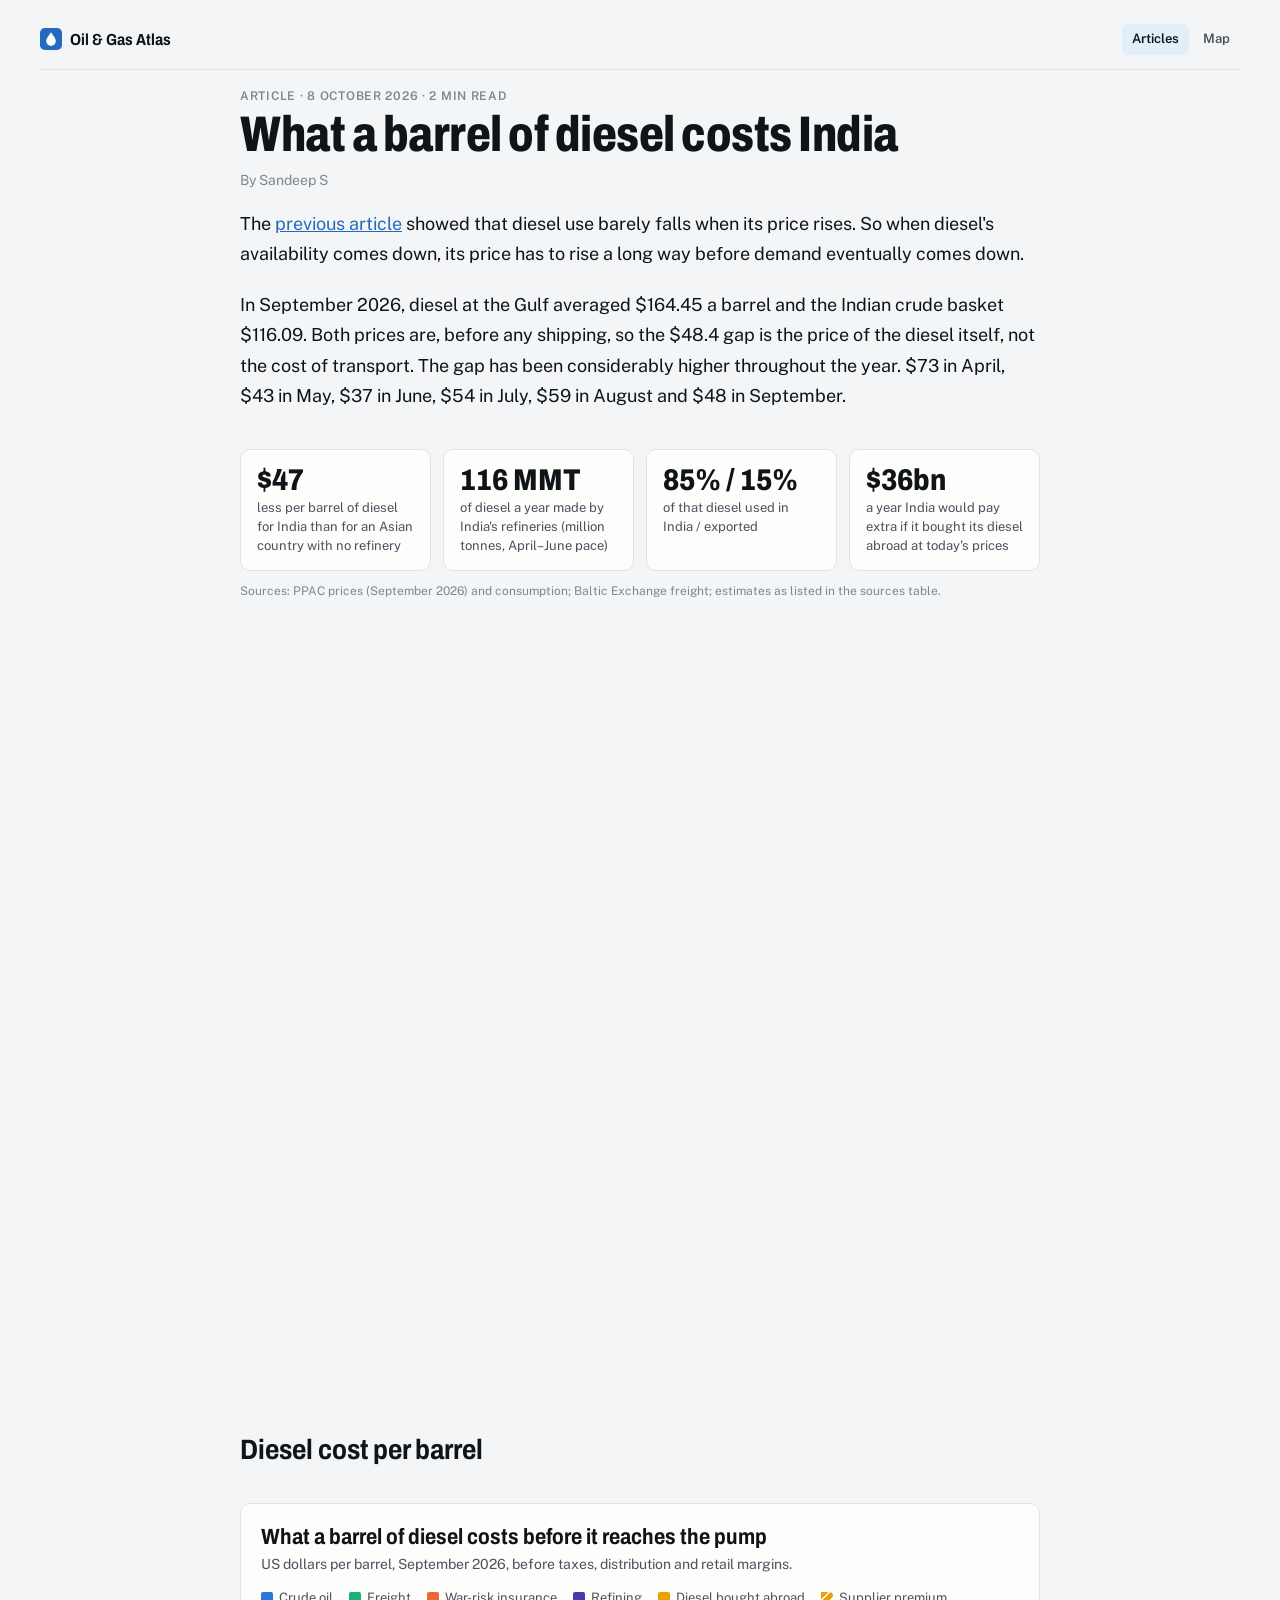
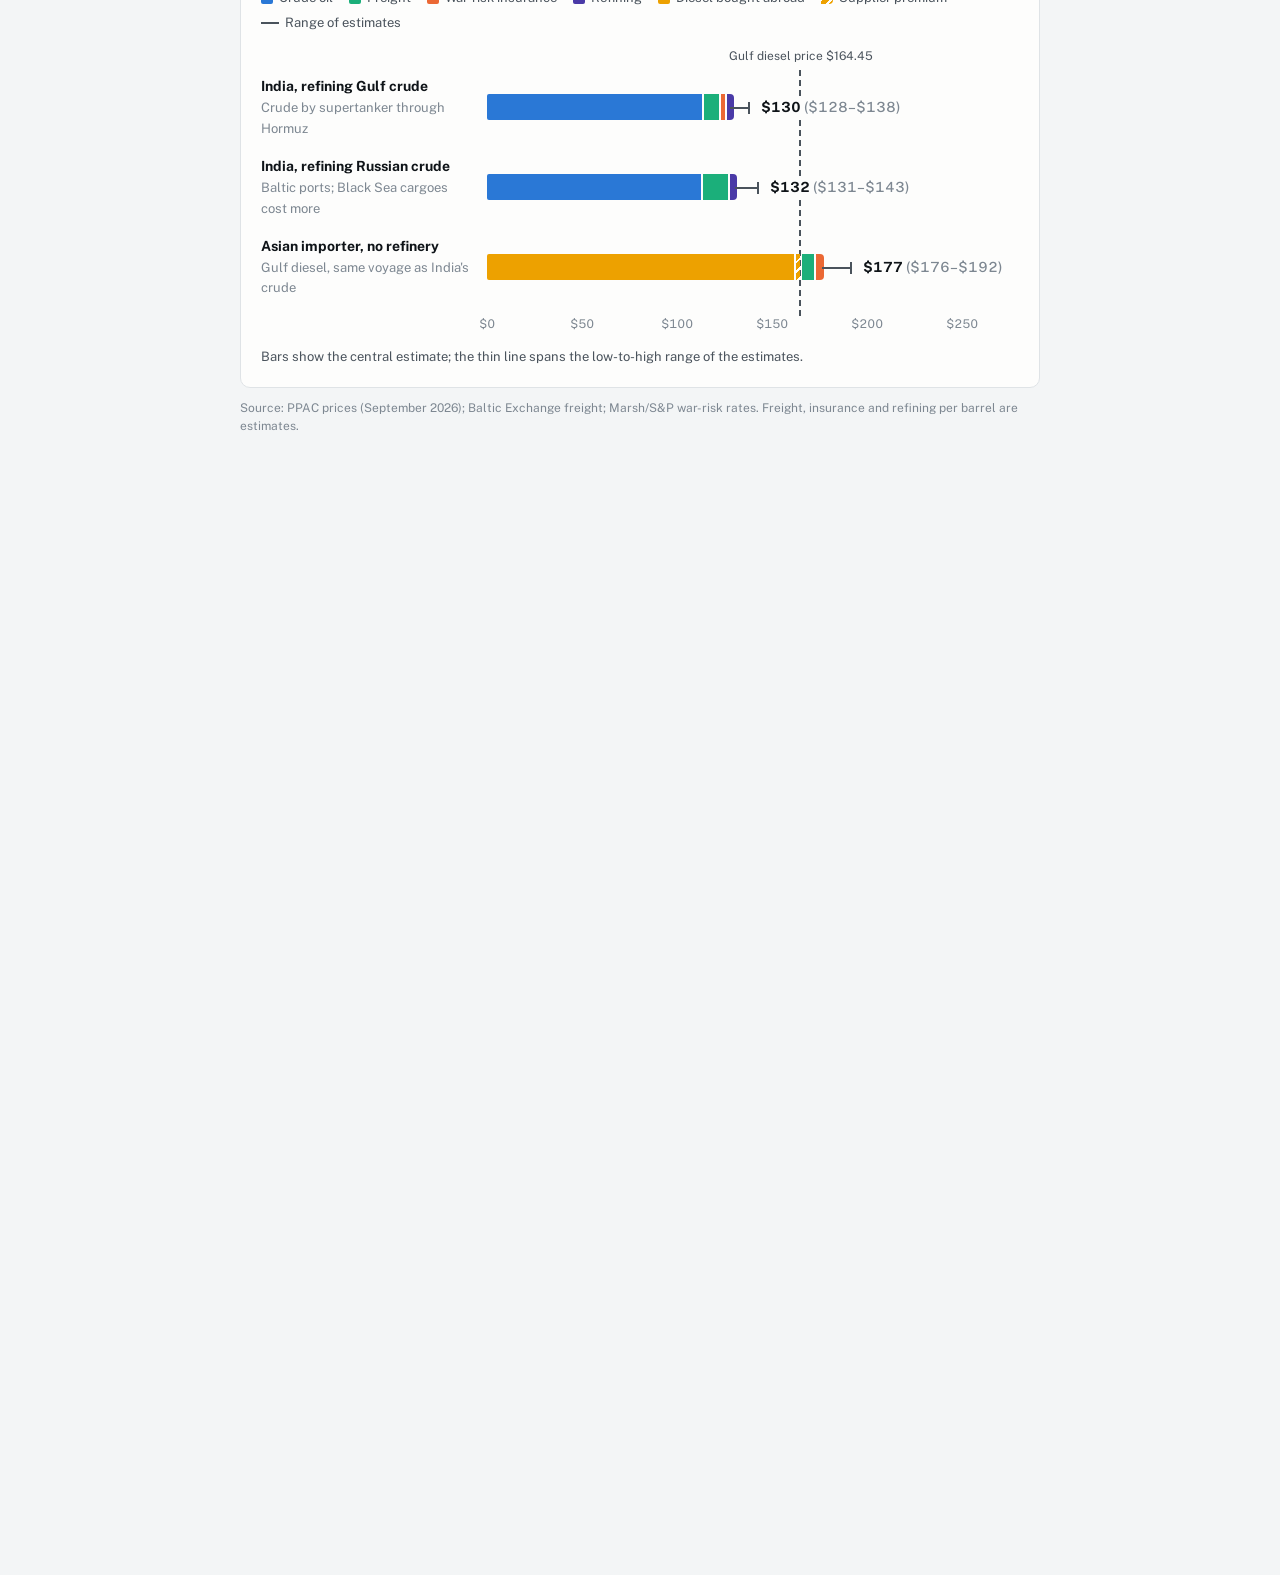
<file: posts/what-diesel-costs.html>
<!doctype html>
<html lang="en">
<head>
<meta charset="utf-8">
<meta name="viewport" content="width=device-width, initial-scale=1, viewport-fit=cover">
<title>What a barrel of diesel costs India · India Oil &amp; Gas Atlas</title>
<meta name="description" content="In September 2026 Gulf diesel cost $48 a barrel more than crude. What a barrel costs India, which refines its own, against an Asian country that has to import it.">
<meta property="og:title" content="What a barrel of diesel costs India">
<meta property="og:description" content="In September 2026 Gulf diesel cost $48 a barrel more than crude. What a barrel costs India, which refines its own, against an Asian country that has to import it.">
<meta property="og:type" content="article">
<meta property="og:url" content="https://sand7888.github.io/india-oil-gas-atlas/posts/what-diesel-costs.html">
<meta property="og:image" content="https://sand7888.github.io/india-oil-gas-atlas/images/card-diesel-cost.png">
<meta name="twitter:card" content="summary_large_image">
<link rel="canonical" href="https://sand7888.github.io/india-oil-gas-atlas/posts/what-diesel-costs.html">

<link rel="icon" href="data:image/svg+xml,%3Csvg xmlns='http://www.w3.org/2000/svg' viewBox='0 0 32 32'%3E%3Crect width='32' height='32' rx='7' fill='%23256abf'/%3E%3Cpath d='M16 6c-4 6-7 9.5-7 13a7 7 0 0 0 14 0c0-3.5-3-7-7-13z' fill='%23fff'/%3E%3C/svg%3E">
<link rel="preconnect" href="https://fonts.googleapis.com">
<link rel="preconnect" href="https://fonts.gstatic.com" crossorigin>
<link rel="stylesheet" href="https://fonts.googleapis.com/css2?family=Archivo:wdth,wght@75..100,500..800&family=Public+Sans:ital,wght@0,400;0,500;0,600;0,700;1,400&display=swap">
<link rel="stylesheet" href="../assets/site.css?v=7ea134e8">
<style>
/* Layout: one 800px column; text and charts share its width. */
.article { display: flex; flex-direction: column; gap: 18px; }
.article header { max-width: 800px; margin-inline: auto; width: 100%; }
.article h1 { font-size: clamp(32px, 5vw, 50px); }
.byline { margin: 10px 0 0; color: var(--muted); font-size: 14px; }
.body { width: 100%; max-width: 800px; margin-inline: auto; font-size: 18px; line-height: 1.7; }
.body p { margin: 0 0 1.1em; }
.body h2 { margin: 1.6em 0 .5em; font-family: var(--display); font-stretch: 85%; font-weight: 700; font-size: 28px; line-height: 1.15; text-wrap: balance; }
.body h2, .body h3 { scroll-margin-top: 20px; }  /* breathing room when a link jumps to a section */
.body h3 { margin: 2em 0 .4em; font-size: 13px; letter-spacing: .06em; text-transform: uppercase; color: var(--muted); }
.body h3 ~ p { font-size: 14px; line-height: 1.6; color: var(--ink-2); }
.body strong { font-weight: 700; }
.body a { color: var(--accent); }
/* Free email sign-up: Substack's own embed form (email + Subscribe, no payment step). */
.subscribe { max-width: 800px; width: 100%; margin: 8px auto 0; background: var(--surface); border: 1px solid var(--line); border-radius: var(--radius); padding: 16px 20px 8px; }
.subscribe p { margin: 0 0 4px; color: var(--ink-2); }
.subscribe b { color: var(--ink); font-size: 17px; }
.subscribe iframe { display: block; width: 100%; height: 150px; border: 0; border-radius: 8px; background: #fff; }
.chart { margin: 1.4em 0 1.8em; }
.chart iframe { display: block; width: 100%; border: 0; border-radius: var(--radius); background: var(--bg); }
</style>
</head>
<body>
<div class="page">
  <nav class="site-nav" aria-label="Site">
    <a class="brand" href="../"><svg viewBox="0 0 32 32" aria-hidden="true"><rect width="32" height="32" rx="7" fill="var(--accent)"/><path d="M16 6c-4 6-7 9.5-7 13a7 7 0 0 0 14 0c0-3.5-3-7-7-13z" fill="var(--surface)"/></svg>Oil &amp; Gas Atlas</a>
    <div class="links"><a href="./" aria-current="page">Articles</a><a href="../">Map</a></div>
  </nav>

  <article class="article">
    <header>
      <p class="eyebrow">Article · 8 October 2026 · 2 min read</p>
      <h1>What a barrel of diesel costs India</h1>
      <p class="byline">By Sandeep S</p>
    </header>
    <div class="body">
<p>The <a href="why-diesel-matters.html">previous article</a> showed that diesel use barely falls when its price rises. So when diesel's availability comes down, its price has to rise a long way before demand eventually comes down.</p>
<p>In September 2026, diesel at the Gulf averaged $164.45 a barrel and the Indian crude basket $116.09. Both prices are, before any shipping, so the $48.4 gap is the price of the diesel itself, not the cost of transport. The gap has been considerably higher throughout the year. $73 in April, $43 in May, $37 in June, $54 in July, $59 in August and $48 in September.</p>
<figure class="chart"><iframe src="../charts/diesel-cost.html?embed=stats&amp;v=2550b179" title="Diesel cost: headline numbers" height="160" loading="lazy" data-atlas></iframe></figure>
<h2 id="diesel-cost-per-barrel">Diesel cost per barrel</h2>
<figure class="chart"><iframe src="../charts/diesel-cost.html?embed=cost&amp;v=2550b179" title="What a barrel of diesel costs" height="520" loading="lazy" data-atlas></iframe></figure>
<p>India refining Gulf crude pays for the crude itself, then freight to India, then war risk insurance and the cost of running its refineries. Altogether it is about $130 a barrel. With Russian crude it is about $132. The crude is slightly cheaper, but the journey takes longer. An Asian country with no refinery buys Gulf diesel instead and pays about $177.</p>
<p>Shipping is costed the same way for both Gulf cases: the same voyage length, each ship's freight earnings from the Baltic Exchange, fuel and port costs, and the same Hormuz insurance rate. It comes to about $10 a barrel for India's crude and $11 for the importer's diesel, which travels in smaller tankers. Almost all of the $47 difference is the price of the diesel.</p>
<h2 id="what-india-saves">What India saves</h2>
<p>India's refineries make about 116 million tonnes of diesel a year, more than what is used, as the <a href="where-india-refines-its-oil.html#what-it-adds-up-to">first article</a> showed. Out of which, 85% is used at home and 15% is exported. On each barrel consumed locally, India pays about $47 less than an importer directly taking diesel would. Over a year, that comes to about $36 billion.</p>
<h2 id="the-exports-and-the-tax">The exports and the tax</h2>
<p>At September prices, India's diesel exports were worth about $22 billion a year. The margin over India's own cost was about $34 a barrel. From 16th September the government charged an export tax worth about $33 a barrel. From 1st October, the tax fell to about $27 a barrel.</p>
<h2 id="shipping-and-insurance">Shipping and insurance</h2>
<figure class="chart"><iframe src="../charts/diesel-cost.html?embed=rise&amp;v=2550b179" title="How far shipping and insurance costs have risen" height="460" loading="lazy" data-atlas></iframe></figure>
<p>Moving oil costs far more than a year ago. Supertanker rates from the Gulf to China are 11.6 times last year's cost. War risk insurance for a Hormuz transit costs 3–10% of a ship's value, against about 0.25% before the war. India paid 48% more for the same amount of crude in April to August than a year earlier.</p>
<h3 id="sources-and-notes">Sources and notes</h3>
<p>Crude and diesel prices: PPAC, international prices of crude oil (Indian basket) and diesel (10 ppm Arab Gulf gasoil), monthly averages. Freight: Baltic Exchange weekly tanker reports for 26 September 2025 and 25 September 2026. War-risk insurance: Marsh and S&amp;P Global rates as reported by Al Jazeera. Russian crude freight: MarineLink; Urals discounts: Business Recorder. Diesel production, use and exports: PPAC, Oil and Gas Snapshot of States and import/export data, April to June 2026. Export tax: notifications reported by TaxGuru, converted to dollars at the September 2026 average rate (FRED).</p>
<p>Freight, insurance, refining cost and the supplier premium are estimates built from the published figures above; the sources table marks each one and states its assumptions. Prices exclude taxes, distribution and retail margins.</p>
    </div>
    <aside class="subscribe"><p><b>Get new articles by email.</b> Free. Data-led notes on India&rsquo;s oil and gas.</p><iframe src="https://sandeep122670.substack.com/embed" title="Subscribe by email on Substack" scrolling="no" loading="lazy"></iframe></aside>
  </article>

</div>
<script>
// Charts are embedded views of the atlas pages; each reports its height so the frame fits it exactly.
addEventListener("message", (e) => {
  if (!e.data || e.data.type !== "atlas-embed") return;
  for (const f of document.querySelectorAll("iframe[data-atlas]")) if (f.contentWindow === e.source) f.style.height = e.data.h + "px";
});
</script>
</body>
</html>
</file>
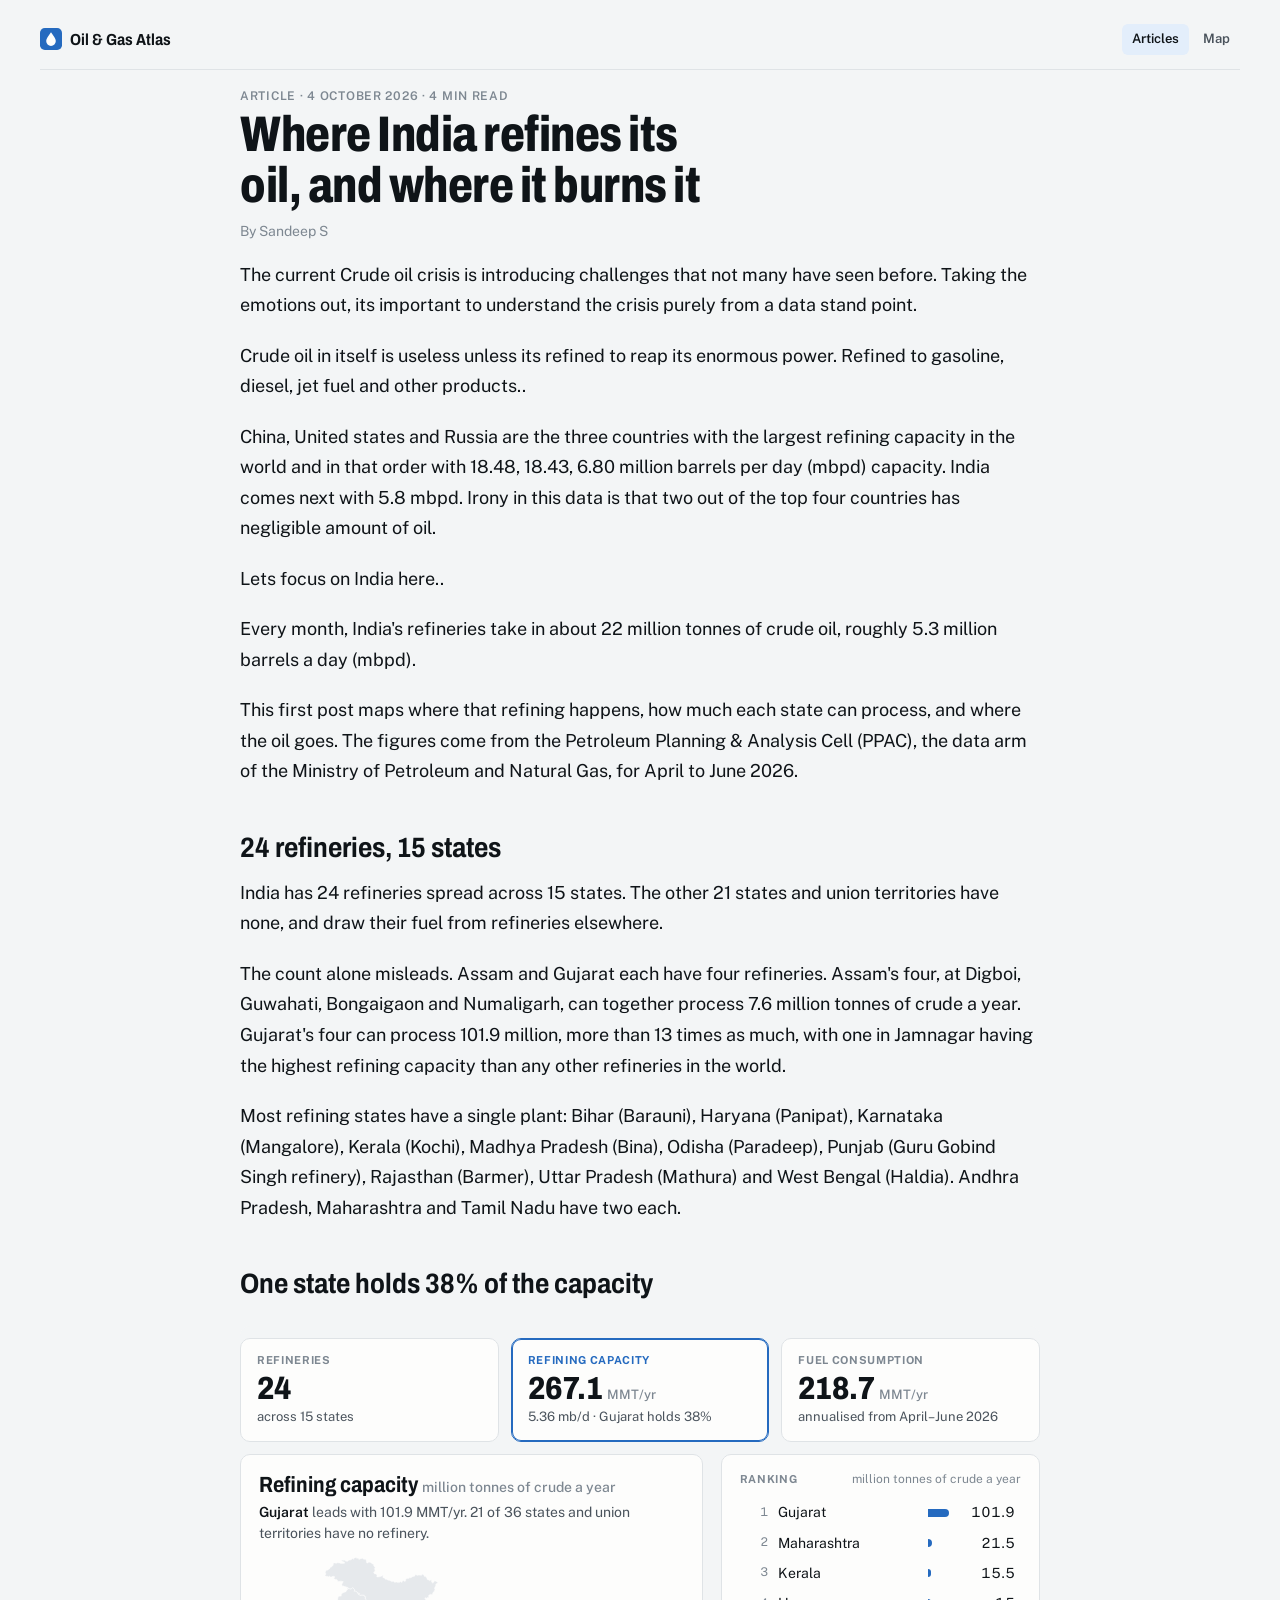
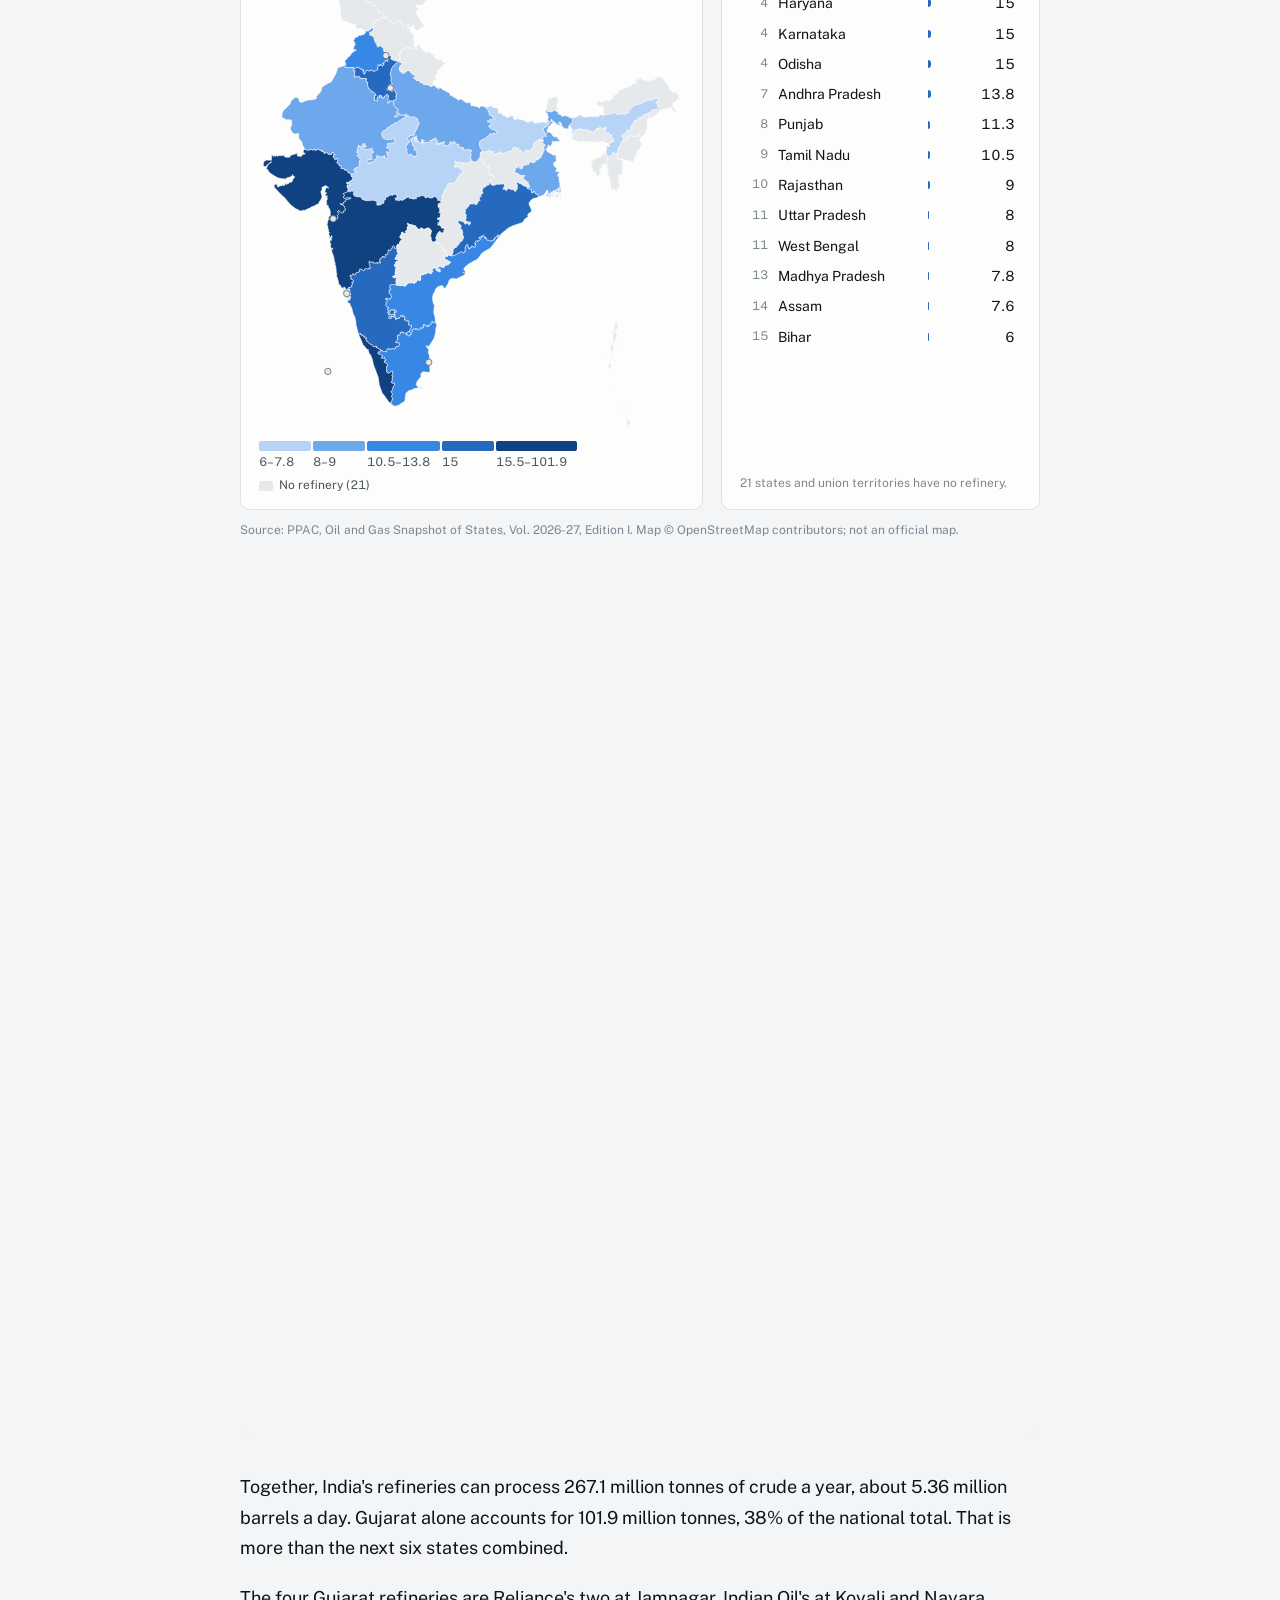
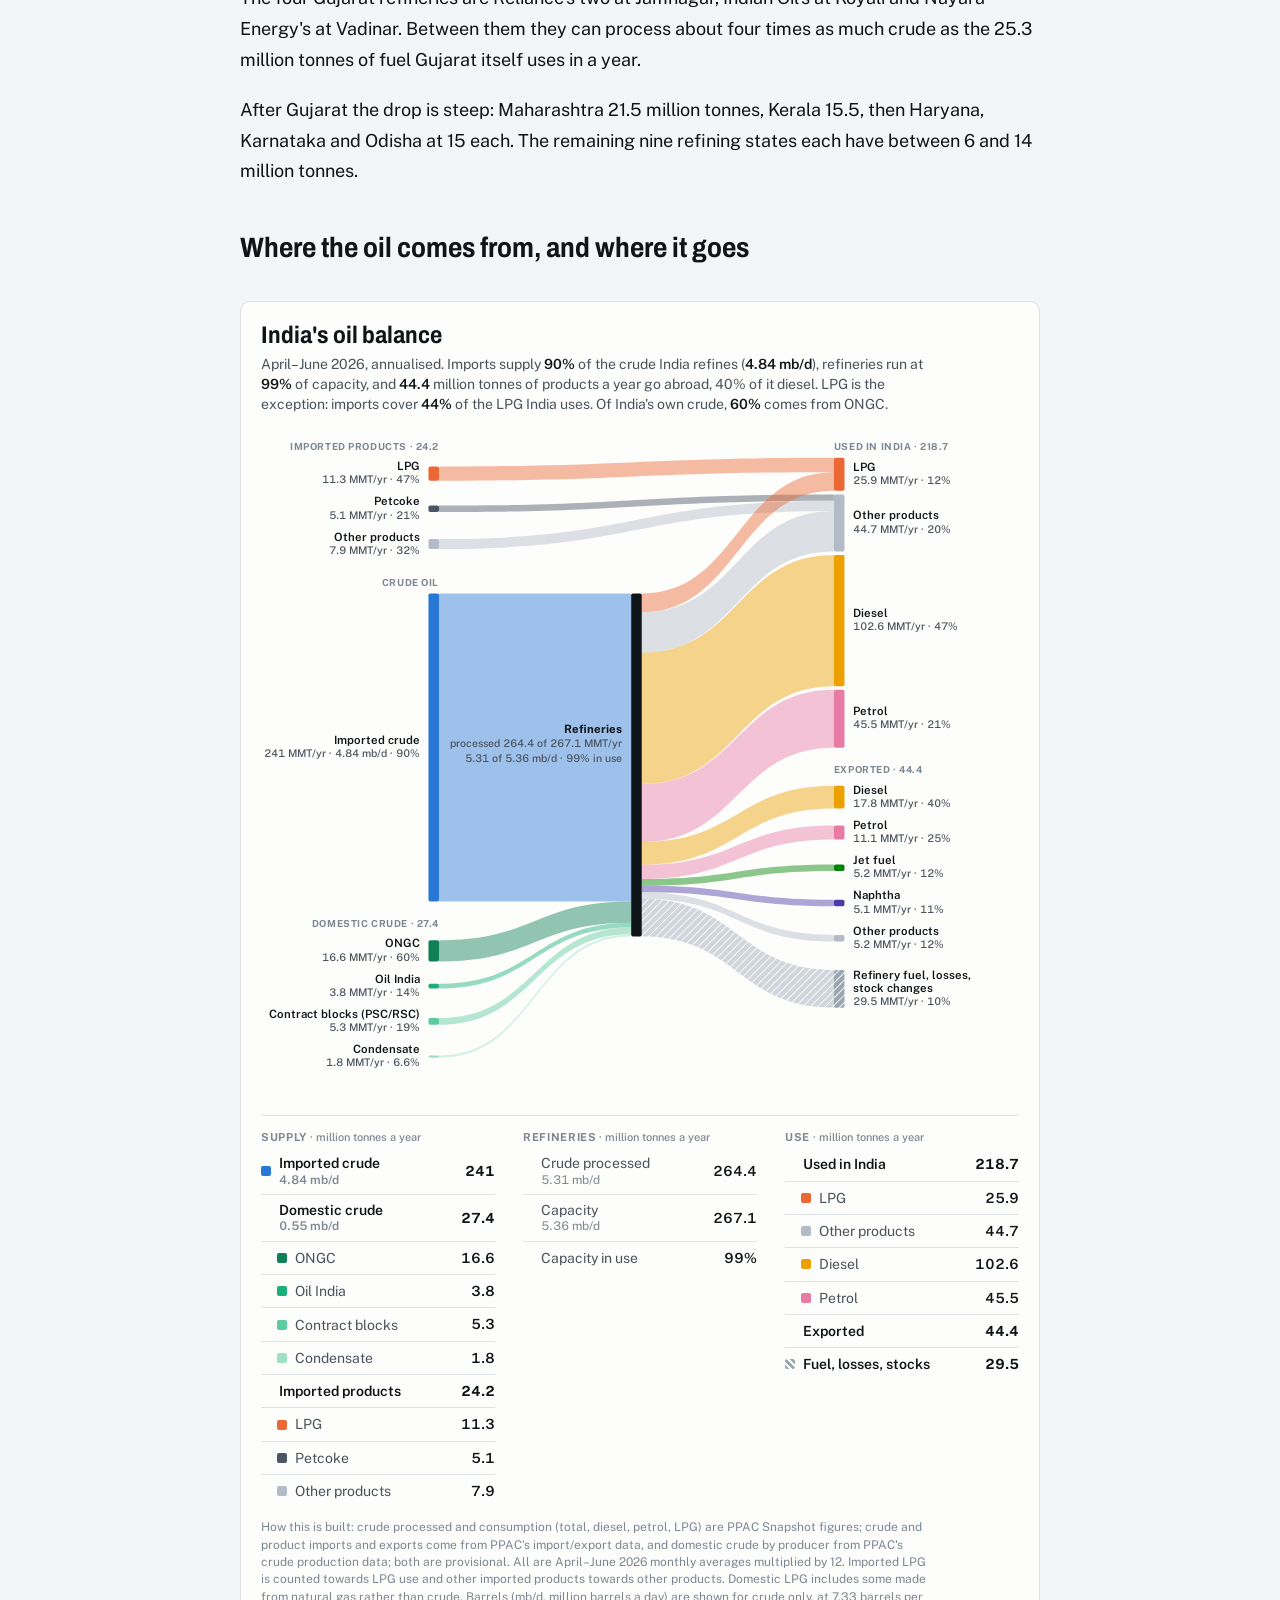
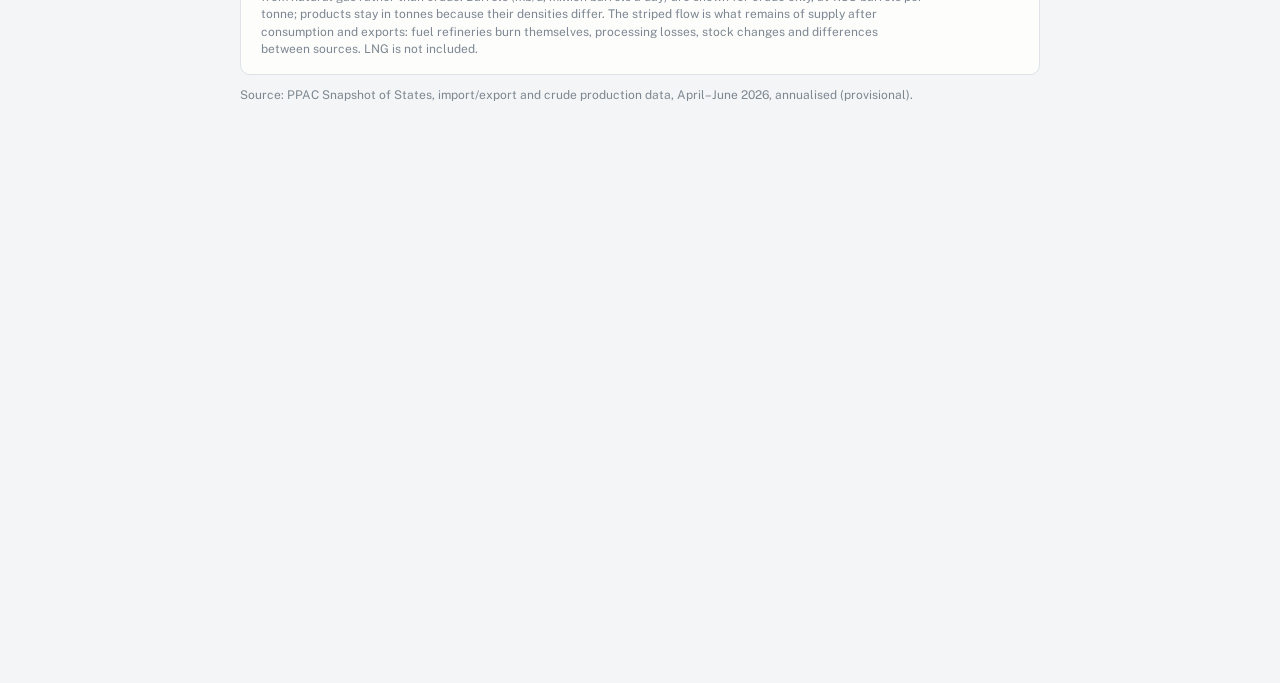
<file: posts/where-india-refines-its-oil.html>
<!doctype html>
<html lang="en">
<head>
<meta charset="utf-8">
<meta name="viewport" content="width=device-width, initial-scale=1, viewport-fit=cover">
<title>Where India refines its oil, and where it burns it · India Oil &amp; Gas Atlas</title>
<meta name="description" content="24 refineries in 15 states, one state with 38% of the capacity, and a year of oil through India&#x27;s system, from PPAC data for April to June 2026.">
<meta property="og:title" content="Where India refines its oil, and where it burns it">
<meta property="og:description" content="24 refineries in 15 states, one state with 38% of the capacity, and a year of oil through India&#x27;s system, from PPAC data for April to June 2026.">
<meta property="og:type" content="article">
<meta property="og:url" content="https://sand7888.github.io/india-oil-gas-atlas/posts/where-india-refines-its-oil.html">
<meta property="og:image" content="https://sand7888.github.io/india-oil-gas-atlas/images/card-atlas.png">
<meta name="twitter:card" content="summary_large_image">
<link rel="canonical" href="https://sand7888.github.io/india-oil-gas-atlas/posts/where-india-refines-its-oil.html">

<link rel="icon" href="data:image/svg+xml,%3Csvg xmlns='http://www.w3.org/2000/svg' viewBox='0 0 32 32'%3E%3Crect width='32' height='32' rx='7' fill='%23256abf'/%3E%3Cpath d='M16 6c-4 6-7 9.5-7 13a7 7 0 0 0 14 0c0-3.5-3-7-7-13z' fill='%23fff'/%3E%3C/svg%3E">
<link rel="preconnect" href="https://fonts.googleapis.com">
<link rel="preconnect" href="https://fonts.gstatic.com" crossorigin>
<link rel="stylesheet" href="https://fonts.googleapis.com/css2?family=Archivo:wdth,wght@75..100,500..800&family=Public+Sans:ital,wght@0,400;0,500;0,600;0,700;1,400&display=swap">
<link rel="stylesheet" href="../assets/site.css?v=7ea134e8">
<style>
/* Layout: one 800px column; text and charts share its width. */
.article { display: flex; flex-direction: column; gap: 18px; }
.article header { max-width: 800px; margin-inline: auto; width: 100%; }
.article h1 { font-size: clamp(32px, 5vw, 50px); }
.byline { margin: 10px 0 0; color: var(--muted); font-size: 14px; }
.body { width: 100%; max-width: 800px; margin-inline: auto; font-size: 18px; line-height: 1.7; }
.body p { margin: 0 0 1.1em; }
.body h2 { margin: 1.6em 0 .5em; font-family: var(--display); font-stretch: 85%; font-weight: 700; font-size: 28px; line-height: 1.15; text-wrap: balance; }
.body h2, .body h3 { scroll-margin-top: 20px; }  /* breathing room when a link jumps to a section */
.body h3 { margin: 2em 0 .4em; font-size: 13px; letter-spacing: .06em; text-transform: uppercase; color: var(--muted); }
.body h3 ~ p { font-size: 14px; line-height: 1.6; color: var(--ink-2); }
.body strong { font-weight: 700; }
.body a { color: var(--accent); }
/* Free email sign-up: Substack's own embed form (email + Subscribe, no payment step). */
.subscribe { max-width: 800px; width: 100%; margin: 8px auto 0; background: var(--surface); border: 1px solid var(--line); border-radius: var(--radius); padding: 16px 20px 8px; }
.subscribe p { margin: 0 0 4px; color: var(--ink-2); }
.subscribe b { color: var(--ink); font-size: 17px; }
.subscribe iframe { display: block; width: 100%; height: 150px; border: 0; border-radius: 8px; background: #fff; }
.chart { margin: 1.4em 0 1.8em; }
.chart iframe { display: block; width: 100%; border: 0; border-radius: var(--radius); background: var(--bg); }
</style>
</head>
<body>
<div class="page">
  <nav class="site-nav" aria-label="Site">
    <a class="brand" href="../"><svg viewBox="0 0 32 32" aria-hidden="true"><rect width="32" height="32" rx="7" fill="var(--accent)"/><path d="M16 6c-4 6-7 9.5-7 13a7 7 0 0 0 14 0c0-3.5-3-7-7-13z" fill="var(--surface)"/></svg>Oil &amp; Gas Atlas</a>
    <div class="links"><a href="./" aria-current="page">Articles</a><a href="../">Map</a></div>
  </nav>

  <article class="article">
    <header>
      <p class="eyebrow">Article · 4 October 2026 · 4 min read</p>
      <h1>Where India refines its oil, and where it burns it</h1>
      <p class="byline">By Sandeep S</p>
    </header>
    <div class="body">
<p>The current Crude oil crisis is introducing challenges that not many have seen before. Taking the emotions out, its important to understand the crisis purely from a data stand point.</p>
<p>Crude oil in itself is useless unless its refined to reap its enormous power. Refined to gasoline, diesel, jet fuel and other products..</p>
<p>China, United states and Russia are the three countries with the largest refining capacity in the world and in that order with 18.48, 18.43, 6.80 million barrels per day (mbpd) capacity. India comes next with 5.8 mbpd. Irony in this data is that two out of the top four countries has negligible amount of oil.</p>
<p>Lets focus on India here..</p>
<p>Every month, India's refineries take in about 22 million tonnes of crude oil, roughly 5.3 million barrels a day (mbpd).</p>
<p>This first post maps where that refining happens, how much each state can process, and where the oil goes. The figures come from the Petroleum Planning &amp; Analysis Cell (PPAC), the data arm of the Ministry of Petroleum and Natural Gas, for April to June 2026.</p>
<h2 id="24-refineries-15-states">24 refineries, 15 states</h2>
<p>India has 24 refineries spread across 15 states. The other 21 states and union territories have none, and draw their fuel from refineries elsewhere.</p>
<p>The count alone misleads. Assam and Gujarat each have four refineries. Assam's four, at Digboi, Guwahati, Bongaigaon and Numaligarh, can together process 7.6 million tonnes of crude a year. Gujarat's four can process 101.9 million, more than 13 times as much, with one in Jamnagar having the highest refining capacity than any other refineries in the world.</p>
<p>Most refining states have a single plant: Bihar (Barauni), Haryana (Panipat), Karnataka (Mangalore), Kerala (Kochi), Madhya Pradesh (Bina), Odisha (Paradeep), Punjab (Guru Gobind Singh refinery), Rajasthan (Barmer), Uttar Pradesh (Mathura) and West Bengal (Haldia). Andhra Pradesh, Maharashtra and Tamil Nadu have two each.</p>
<h2 id="one-state-holds-38-of-the-capacity">One state holds 38% of the capacity</h2>
<figure class="chart"><iframe src="../index.html?embed=map&amp;measure=2.02&amp;state=none&amp;v=9459a920" title="Refining capacity by state" height="980" loading="lazy" data-atlas></iframe></figure>
<p>Together, India's refineries can process 267.1 million tonnes of crude a year, about 5.36 million barrels a day. Gujarat alone accounts for 101.9 million tonnes, 38% of the national total. That is more than the next six states combined.</p>
<p>The four Gujarat refineries are Reliance's two at Jamnagar, Indian Oil's at Koyali and Nayara Energy's at Vadinar. Between them they can process about four times as much crude as the 25.3 million tonnes of fuel Gujarat itself uses in a year.</p>
<p>After Gujarat the drop is steep: Maharashtra 21.5 million tonnes, Kerala 15.5, then Haryana, Karnataka and Odisha at 15 each. The remaining nine refining states each have between 6 and 14 million tonnes.</p>
<h2 id="where-the-oil-comes-from-and-where-it-goes">Where the oil comes from, and where it goes</h2>
<figure class="chart"><iframe src="../index.html?embed=balance&amp;v=9459a920" title="India&#x27;s oil balance" height="1150" loading="lazy" data-atlas></iframe></figure>
<p>The chart follows a year of oil through the system, at the pace of April to June 2026. Crude and imported fuel come in, refineries turn crude into products, and the products are used in India or sold abroad.</p>
<p><strong>Crude coming in.</strong> India imported crude at a rate of 241 million tonnes a year, or 4.84 million barrels a day. That is 90% of all the crude its refineries process. India's own fields add 27.4 million tonnes, and ONGC produces 60% of that. Fields run under production- and revenue-sharing contracts supply 19%, Oil India 14%, and condensate from gas fields the rest.</p>
<p><strong>Refineries running flat out.</strong> Refineries processed 264.4 million tonnes a year against a capacity of 267.1 million.</p>
<p><strong>Fuel used in India.</strong> India used 218.7 million tonnes of petroleum products a year. Diesel is the largest at 102.6 million tonnes, 47% of the total. Petrol is 45.5 million tonnes (21%) and LPG 25.9 million (12%).</p>
<p><strong>Fuel sold abroad.</strong> India exported 44.4 million tonnes of products a year. Diesel made up 40% of that, petrol 25%, and jet fuel and naphtha about 12% each.</p>
<p><strong>The exception: cooking gas.</strong> India imports 24.2 million tonnes of products a year, and almost half is LPG. Imports cover 44% of the LPG India uses, even as it exports diesel and petrol.</p>
<h2 id="what-it-adds-up-to">What it adds up to</h2>
<p>India's refining system is both a strength and an exposure. It makes all the diesel the country uses and more: production ran at 113% of use in April to June. That shields India from paying world prices for imported diesel.</p>
<p>But the crude that feeds it is 90% imported. When shipping lanes or crude prices move, India feels the pinch.</p>
<p><strong>Next:</strong> <a href="why-diesel-matters.html">Why diesel matters</a>: what India uses diesel for, how it grows with the economy, and why its use barely falls when the price rises.</p>
<h3 id="sources-and-notes">Sources and notes</h3>
<p>Data: Petroleum Planning &amp; Analysis Cell (PPAC), Ministry of Petroleum and Natural Gas: Oil and Gas Snapshot of States, Vol. 2026-27, Edition I (data as of 30 June 2026); Import/Export of Crude Oil and Petroleum Products, 2026-27 (provisional); Indigenous Crude Oil Production, 2026-27 (provisional).</p>
<p>Flows are April to June 2026 monthly averages multiplied by 12, so they do not capture seasonal swings over a full year. Barrels are shown for crude only, at 7.33 barrels per tonne. Map boundaries © OpenStreetMap contributors; simplified and not an official map of India.</p>
    </div>
    <aside class="subscribe"><p><b>Get new articles by email.</b> Free. Data-led notes on India&rsquo;s oil and gas.</p><iframe src="https://sandeep122670.substack.com/embed" title="Subscribe by email on Substack" scrolling="no" loading="lazy"></iframe></aside>
  </article>

</div>
<script>
// Charts are embedded views of the atlas pages; each reports its height so the frame fits it exactly.
addEventListener("message", (e) => {
  if (!e.data || e.data.type !== "atlas-embed") return;
  for (const f of document.querySelectorAll("iframe[data-atlas]")) if (f.contentWindow === e.source) f.style.height = e.data.h + "px";
});
</script>
</body>
</html>
</file>
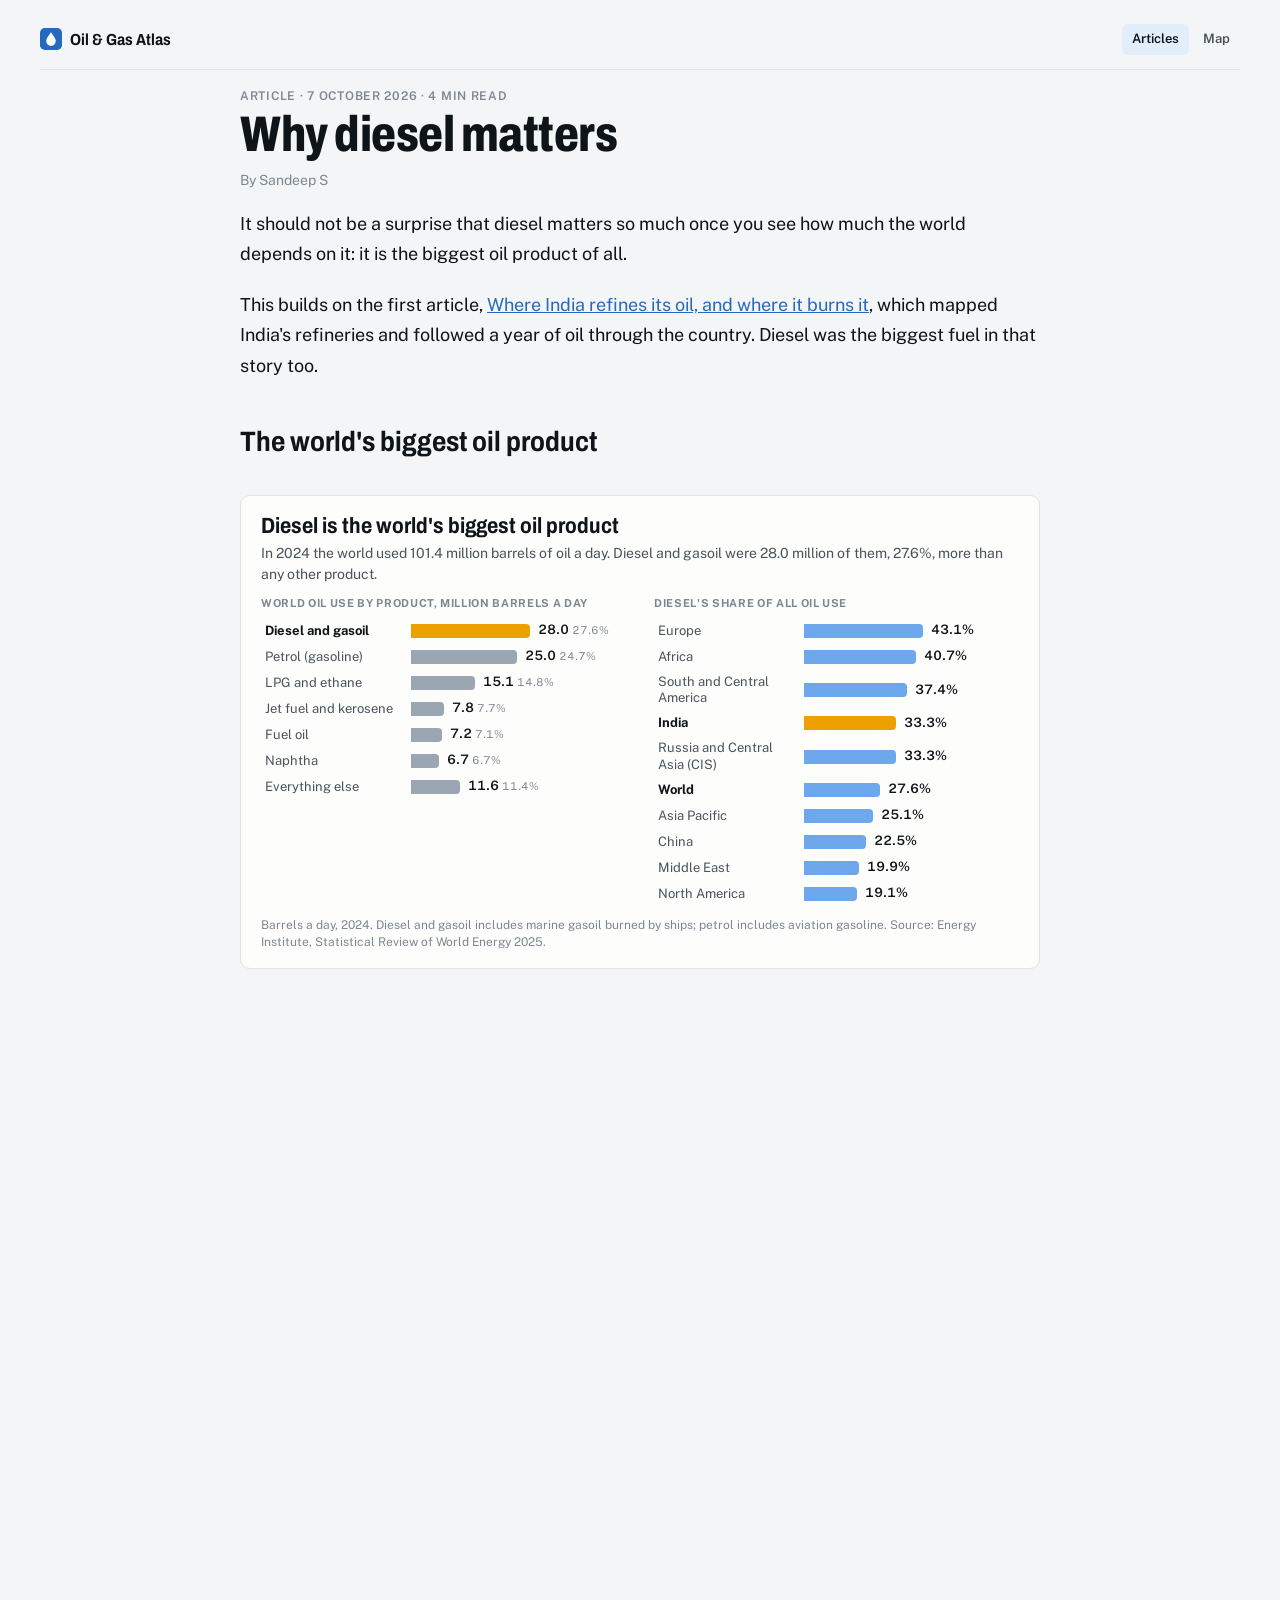
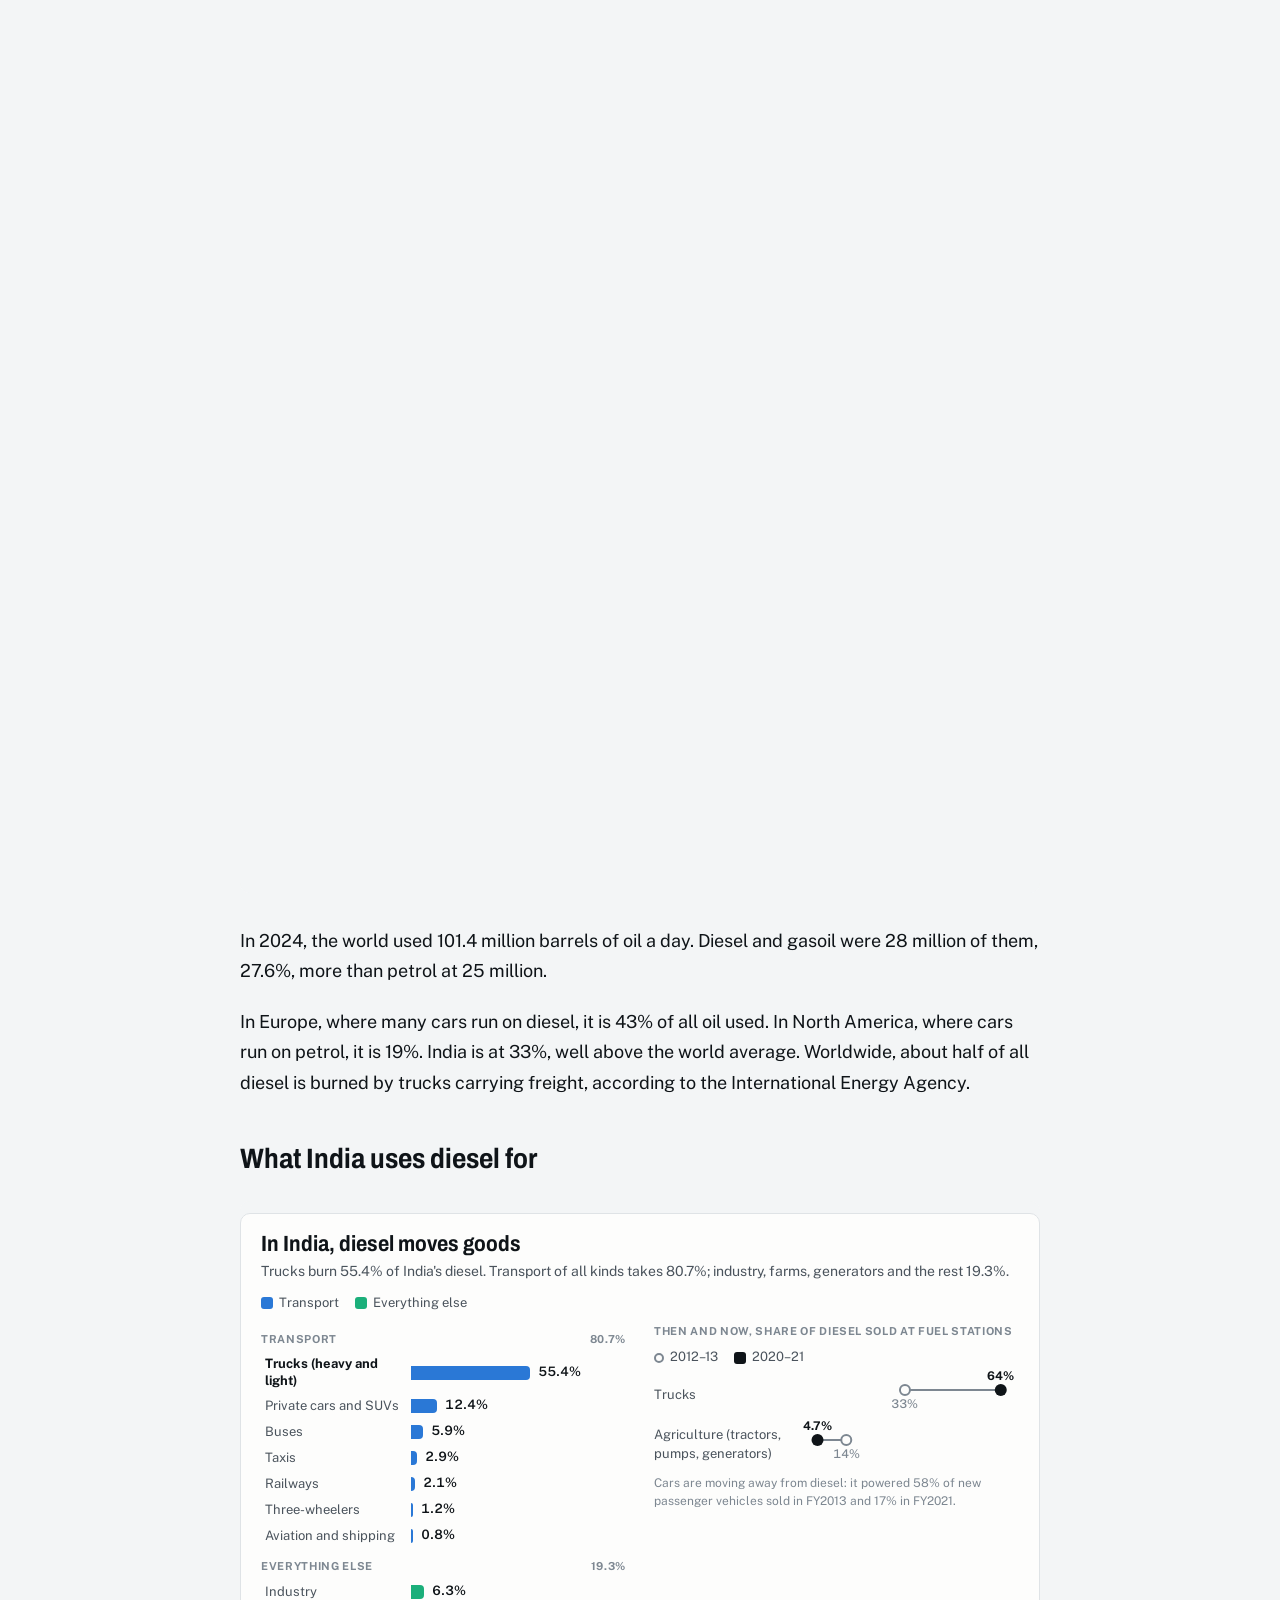
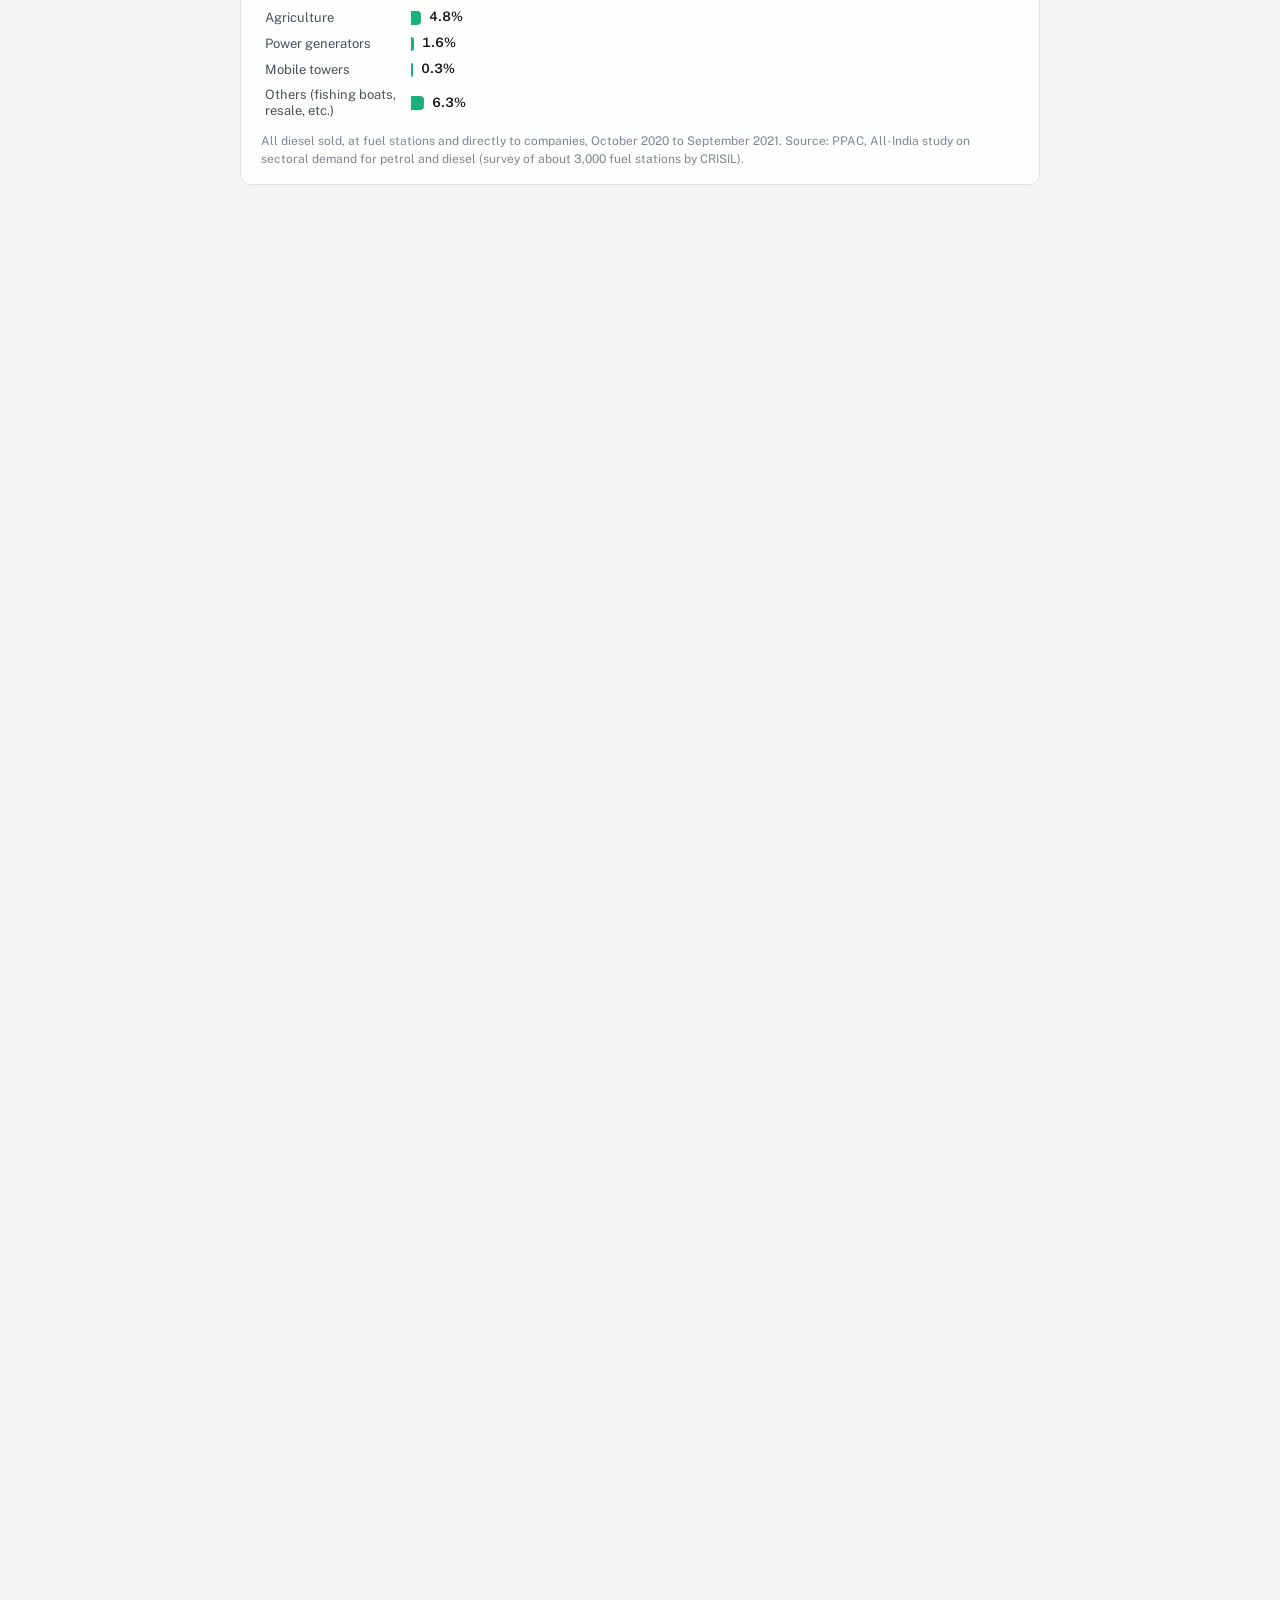
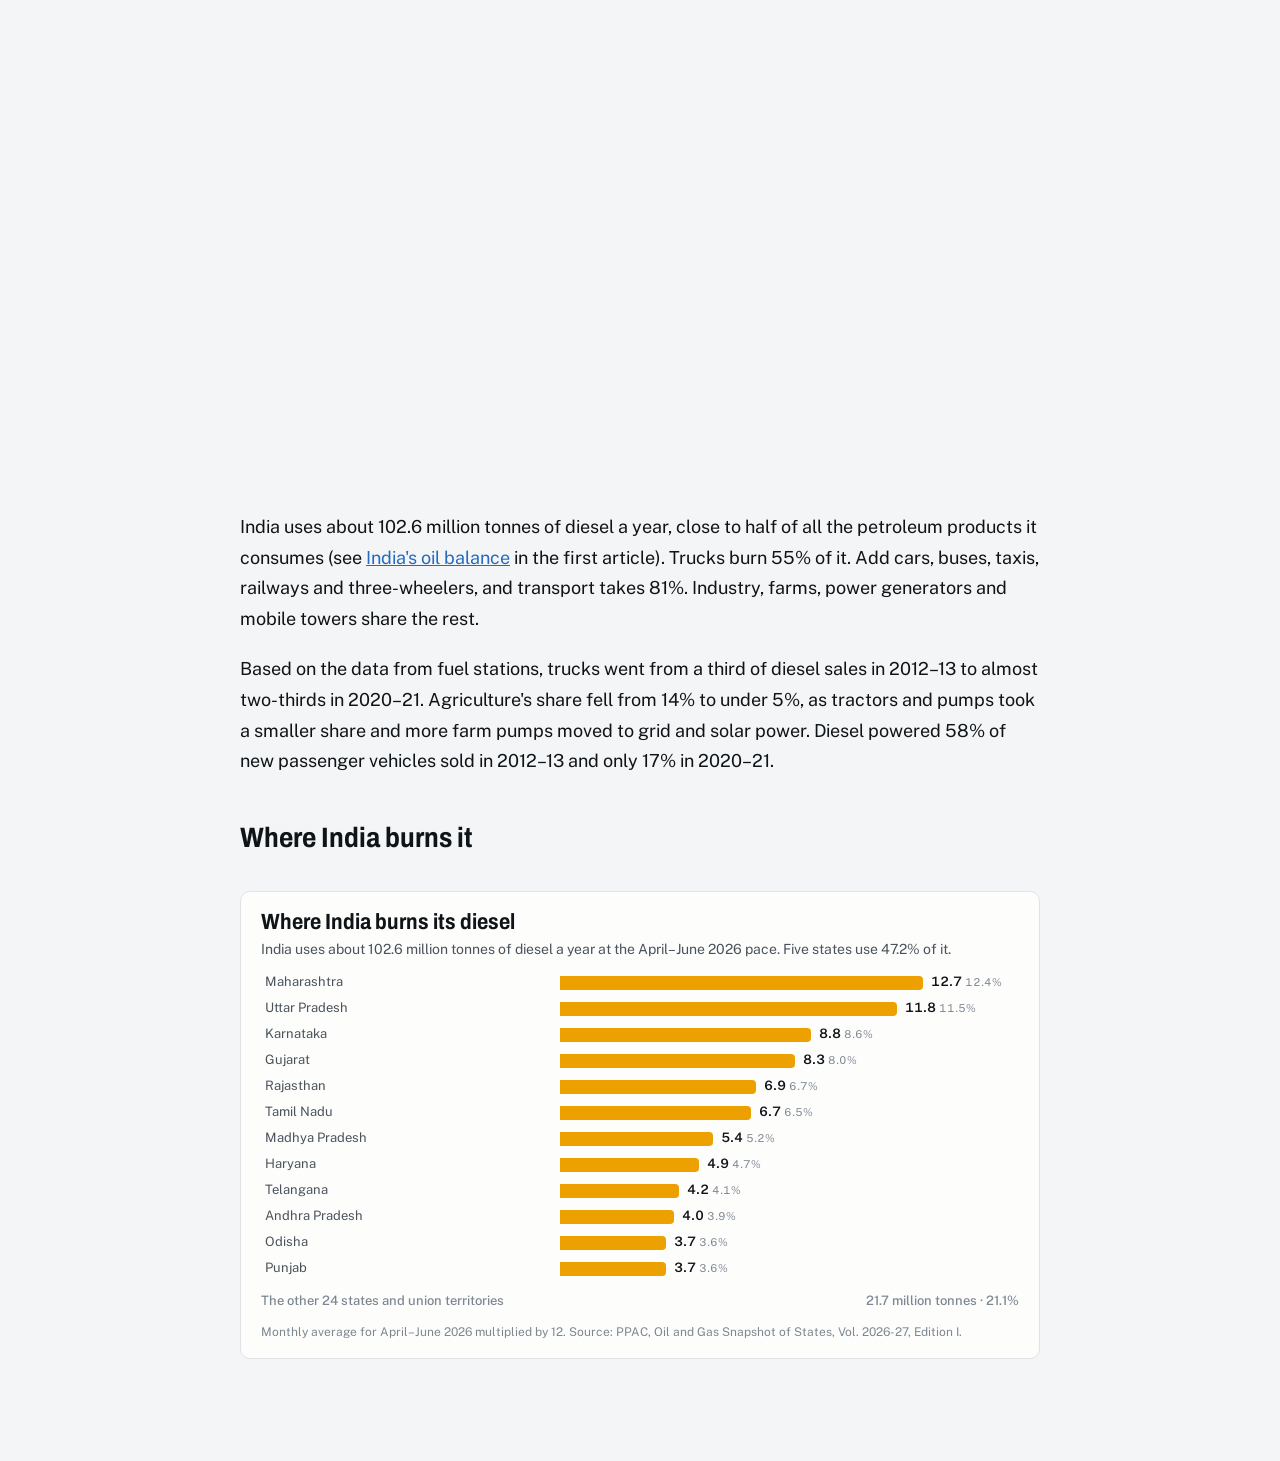
<file: posts/why-diesel-matters.html>
<!doctype html>
<html lang="en">
<head>
<meta charset="utf-8">
<meta name="viewport" content="width=device-width, initial-scale=1, viewport-fit=cover">
<title>Why diesel matters · India Oil &amp; Gas Atlas</title>
<meta name="description" content="Diesel is the world&#x27;s biggest oil product and India&#x27;s most-used fuel. What it is used for, how it grows with the economy, and why its use barely falls when the price rises.">
<meta property="og:title" content="Why diesel matters">
<meta property="og:description" content="Diesel is the world&#x27;s biggest oil product and India&#x27;s most-used fuel. What it is used for, how it grows with the economy, and why its use barely falls when the price rises.">
<meta property="og:type" content="article">
<meta property="og:url" content="https://sand7888.github.io/india-oil-gas-atlas/posts/why-diesel-matters.html">
<meta property="og:image" content="https://sand7888.github.io/india-oil-gas-atlas/images/card-diesel.png">
<meta name="twitter:card" content="summary_large_image">
<link rel="canonical" href="https://sand7888.github.io/india-oil-gas-atlas/posts/why-diesel-matters.html">

<link rel="icon" href="data:image/svg+xml,%3Csvg xmlns='http://www.w3.org/2000/svg' viewBox='0 0 32 32'%3E%3Crect width='32' height='32' rx='7' fill='%23256abf'/%3E%3Cpath d='M16 6c-4 6-7 9.5-7 13a7 7 0 0 0 14 0c0-3.5-3-7-7-13z' fill='%23fff'/%3E%3C/svg%3E">
<link rel="preconnect" href="https://fonts.googleapis.com">
<link rel="preconnect" href="https://fonts.gstatic.com" crossorigin>
<link rel="stylesheet" href="https://fonts.googleapis.com/css2?family=Archivo:wdth,wght@75..100,500..800&family=Public+Sans:ital,wght@0,400;0,500;0,600;0,700;1,400&display=swap">
<link rel="stylesheet" href="../assets/site.css?v=7ea134e8">
<style>
/* Layout: one 800px column; text and charts share its width. */
.article { display: flex; flex-direction: column; gap: 18px; }
.article header { max-width: 800px; margin-inline: auto; width: 100%; }
.article h1 { font-size: clamp(32px, 5vw, 50px); }
.byline { margin: 10px 0 0; color: var(--muted); font-size: 14px; }
.body { width: 100%; max-width: 800px; margin-inline: auto; font-size: 18px; line-height: 1.7; }
.body p { margin: 0 0 1.1em; }
.body h2 { margin: 1.6em 0 .5em; font-family: var(--display); font-stretch: 85%; font-weight: 700; font-size: 28px; line-height: 1.15; text-wrap: balance; }
.body h2, .body h3 { scroll-margin-top: 20px; }  /* breathing room when a link jumps to a section */
.body h3 { margin: 2em 0 .4em; font-size: 13px; letter-spacing: .06em; text-transform: uppercase; color: var(--muted); }
.body h3 ~ p { font-size: 14px; line-height: 1.6; color: var(--ink-2); }
.body strong { font-weight: 700; }
.body a { color: var(--accent); }
/* Free email sign-up: Substack's own embed form (email + Subscribe, no payment step). */
.subscribe { max-width: 800px; width: 100%; margin: 8px auto 0; background: var(--surface); border: 1px solid var(--line); border-radius: var(--radius); padding: 16px 20px 8px; }
.subscribe p { margin: 0 0 4px; color: var(--ink-2); }
.subscribe b { color: var(--ink); font-size: 17px; }
.subscribe iframe { display: block; width: 100%; height: 150px; border: 0; border-radius: 8px; background: #fff; }
.chart { margin: 1.4em 0 1.8em; }
.chart iframe { display: block; width: 100%; border: 0; border-radius: var(--radius); background: var(--bg); }
</style>
</head>
<body>
<div class="page">
  <nav class="site-nav" aria-label="Site">
    <a class="brand" href="../"><svg viewBox="0 0 32 32" aria-hidden="true"><rect width="32" height="32" rx="7" fill="var(--accent)"/><path d="M16 6c-4 6-7 9.5-7 13a7 7 0 0 0 14 0c0-3.5-3-7-7-13z" fill="var(--surface)"/></svg>Oil &amp; Gas Atlas</a>
    <div class="links"><a href="./" aria-current="page">Articles</a><a href="../">Map</a></div>
  </nav>

  <article class="article">
    <header>
      <p class="eyebrow">Article · 7 October 2026 · 4 min read</p>
      <h1>Why diesel matters</h1>
      <p class="byline">By Sandeep S</p>
    </header>
    <div class="body">
<p>It should not be a surprise that diesel matters so much once you see how much the world depends on it: it is the biggest oil product of all.</p>
<p>This builds on the first article, <a href="where-india-refines-its-oil.html">Where India refines its oil, and where it burns it</a>, which mapped India's refineries and followed a year of oil through the country. Diesel was the biggest fuel in that story too.</p>
<h2 id="the-worlds-biggest-oil-product">The world's biggest oil product</h2>
<figure class="chart"><iframe src="../charts/diesel.html?embed=products&amp;v=fd814983" title="World oil use by product" height="560" loading="lazy" data-atlas></iframe></figure>
<p>In 2024, the world used 101.4 million barrels of oil a day. Diesel and gasoil were 28 million of them, 27.6%, more than petrol at 25 million.</p>
<p>In Europe, where many cars run on diesel, it is 43% of all oil used. In North America, where cars run on petrol, it is 19%. India is at 33%, well above the world average. Worldwide, about half of all diesel is burned by trucks carrying freight, according to the International Energy Agency.</p>
<h2 id="what-india-uses-diesel-for">What India uses diesel for</h2>
<figure class="chart"><iframe src="../charts/diesel.html?embed=enduse&amp;v=fd814983" title="What diesel is used for in India" height="620" loading="lazy" data-atlas></iframe></figure>
<p>India uses about 102.6 million tonnes of diesel a year, close to half of all the petroleum products it consumes (see <a href="where-india-refines-its-oil.html#where-the-oil-comes-from-and-where-it-goes">India's oil balance</a> in the first article). Trucks burn 55% of it. Add cars, buses, taxis, railways and three-wheelers, and transport takes 81%. Industry, farms, power generators and mobile towers share the rest.</p>
<p>Based on the data from fuel stations, trucks went from a third of diesel sales in 2012–13 to almost two-thirds in 2020–21. Agriculture's share fell from 14% to under 5%, as tractors and pumps took a smaller share and more farm pumps moved to grid and solar power. Diesel powered 58% of new passenger vehicles sold in 2012–13 and only 17% in 2020–21.</p>
<h2 id="where-india-burns-it">Where India burns it</h2>
<figure class="chart"><iframe src="../charts/diesel.html?embed=states&amp;v=fd814983" title="Diesel use by state" height="620" loading="lazy" data-atlas></iframe></figure>
<p>Diesel use follows trade routes and industry. Maharashtra and Uttar Pradesh each use more than 11 million tonnes a year, and five states together use almost half of India's diesel.</p>
<p>Compare this with the <a href="where-india-refines-its-oil.html#one-state-holds-38-of-the-capacity">refining capacity map</a>: Gujarat holds 38% of India's refining capacity but uses 8% of its diesel, while Uttar Pradesh uses 11.5% of the diesel with 3% of the capacity. Diesel has to travel from the refineries on the coast to the trucks and farms inland.</p>
<h2 id="diesel-and-the-economy">Diesel and the economy</h2>
<figure class="chart"><iframe src="../charts/diesel.html?embed=gdp&amp;v=fd814983" title="India&#x27;s diesel use and GDP" height="520" loading="lazy" data-atlas></iframe></figure>
<p>Through the 1990s India's diesel use rose almost exactly in step with its economy. Studies of the decades up to the 2000s found that every 1% of GDP growth came with about 1% more diesel.</p>
<p>That changed after 2000. By 2024 the economy had grown 4.3 times and diesel use 2.3 times: on average, every 10% of growth brought about 6% more diesel. Likely reasons: growth has leaned on services, which need less fuel; new cars have moved from diesel to petrol and CNG; and more freight runs on electrified railways. Diesel still rises with every year of growth, but it no longer keeps pace.</p>
<h2 id="how-diesel-responds-to-price">How diesel responds to price</h2>
<p>Economists measure how strongly people cut back when a price rises with the price elasticity of demand: the percentage change in use when the price goes up 1%.</p>
<figure class="chart"><iframe src="../charts/diesel.html?embed=elasticity&amp;v=fd814983" title="How much diesel and petrol use respond to price" height="600" loading="lazy" data-atlas></iframe></figure>
<p>Across 76 emerging economies, a 10% rise in the diesel price cuts diesel use by only about 2.4%, and that is over several years, not overnight. In Europe and other rich countries, and in India's own history from 1970 to 2011, diesel responds less than petrol does. One study of India found no statistically significant price effect on diesel at all.</p>
<h2 id="from-an-indian-perspective">From an Indian perspective</h2>
<figure class="chart"><iframe src="../charts/diesel.html?embed=monthly&amp;v=fd814983" title="India&#x27;s diesel use by month and the retail price" height="560" loading="lazy" data-atlas></iframe></figure>
<p>After more than two years at about ₹87.67 a litre, the Delhi price of diesel rose in four steps in May 2026 to ₹95.20, up 8.6%. From June to August, India used 7.6% more diesel than a year earlier. Despite the rise in prices, demand did not fall, though the economy was growing at the same time.</p>
<p>As the first article showed in <a href="where-india-refines-its-oil.html#what-it-adds-up-to">what it adds up to</a>, India's refineries make more diesel than the country uses: about 116 million tonnes a year against 102.6 million used at home.</p>
<h3 id="sources-and-notes">Sources and notes</h3>
<p>World oil use by product: Energy Institute, Statistical Review of World Energy 2025 (data for 2024, in barrels a day; diesel and gasoil includes marine gasoil). India's diesel use by sector: PPAC, All-India study on sectoral demand for petrol and diesel, October 2020 to September 2021, a survey of about 3,000 fuel stations by CRISIL, covering retail and direct sales. Trucks' share of world diesel: IEA, The Future of Trucks (2017). Diesel use by state: PPAC, Oil and Gas Snapshot of States, Vol. 2026-27, Edition I (April to June 2026, multiplied by 12). Monthly diesel use: PPAC, domestic consumption of petroleum products (provisional). Delhi prices: PPAC, daily retail selling prices in metro cities. GDP: World Bank, constant 2015 US dollars.</p>
<p>Elasticities: Liddle and Huntington (2020), long-run estimates from panels of up to 118 countries, as summarised by Huntington and Liddle for the Stanford Energy Modeling Forum; Agrawal (2012), Institute of Economic Growth Working Paper 319, India 1970–2011; Ghosh (2010), Energy, India 1972–2006.</p>
    </div>
    <aside class="subscribe"><p><b>Get new articles by email.</b> Free. Data-led notes on India&rsquo;s oil and gas.</p><iframe src="https://sandeep122670.substack.com/embed" title="Subscribe by email on Substack" scrolling="no" loading="lazy"></iframe></aside>
  </article>

</div>
<script>
// Charts are embedded views of the atlas pages; each reports its height so the frame fits it exactly.
addEventListener("message", (e) => {
  if (!e.data || e.data.type !== "atlas-embed") return;
  for (const f of document.querySelectorAll("iframe[data-atlas]")) if (f.contentWindow === e.source) f.style.height = e.data.h + "px";
});
</script>
</body>
</html>
</file>
<file: assets/site.css>
/* Shared look for every page: tokens, base type, page frame, site header and footer. */
:root {
  --bg: #f3f5f6;
  --surface: #fdfdfc;
  --ink: #0f1418;
  --ink-2: #4a535c;
  --muted: #7d8791;
  --line: #dfe3e6;
  --accent: #256abf;
  --accent-soft: #e3eefb;
  --zero: #e6e9ec;
  --hatch: #b4bcc4;
  --c0: #b7d3f6; --c1: #6da7ec; --c2: #3987e5; --c3: #256abf; --c4: #104281;
  /* Oil balance: crude (imported, domestic) and one colour per product, the same wherever it appears. */
  --s1: #2a78d6; --s3: #1baf7a; --flow: #9aa6b2; --link-op: .45;
  --d1: #0f7f58; --d2: #1baf7a; --d3: #5ccb9f; --d4: #9fe0c4;  /* domestic crude: ONGC, Oil India, contract blocks, condensate */
  --p-lpg: #eb6834; --p-petcoke: #4b5563; --p-diesel: #eda100; --p-petrol: #e87ba4; --p-jet: #008300; --p-naphtha: #4a3aa7; --p-other: #b3bcc6;
  --display: "Archivo", "Arial Narrow", "Helvetica Neue", Arial, sans-serif;
  --body: "Public Sans", system-ui, -apple-system, "Segoe UI", sans-serif;
  --radius: 10px;
}
@media (prefers-color-scheme: dark) {
  :root:not([data-theme="light"]) {
    --bg: #0e1114; --surface: #161a1e; --ink: #f1f3f5; --ink-2: #b8c0c8; --muted: #7f8892;
    --line: #2a3036; --accent: #6da7ec; --accent-soft: #1b2a3c; --zero: #262b31; --hatch: #4a525b;
    --c0: #184f95; --c1: #256abf; --c2: #3987e5; --c3: #6da7ec; --c4: #b7d3f6;
    --s1: #3987e5; --s3: #199e70; --flow: #5d6873; --link-op: .62;
    --d1: #127552; --d2: #199e70; --d3: #3fc490; --d4: #8adbb8;
    --p-lpg: #d95926; --p-petcoke: #9aa3ad; --p-diesel: #c98500; --p-petrol: #d55181; --p-jet: #008300; --p-naphtha: #9085e9; --p-other: #5d6873;
    color-scheme: dark;
  }
}
:root[data-theme="dark"] {
  --bg: #0e1114; --surface: #161a1e; --ink: #f1f3f5; --ink-2: #b8c0c8; --muted: #7f8892;
  --line: #2a3036; --accent: #6da7ec; --accent-soft: #1b2a3c; --zero: #262b31; --hatch: #4a525b;
  --c0: #184f95; --c1: #256abf; --c2: #3987e5; --c3: #6da7ec; --c4: #b7d3f6;
  --s1: #3987e5; --s3: #199e70; --flow: #5d6873; --link-op: .62;
  --d1: #127552; --d2: #199e70; --d3: #3fc490; --d4: #8adbb8;
  --p-lpg: #d95926; --p-petcoke: #9aa3ad; --p-diesel: #c98500; --p-petrol: #d55181; --p-jet: #008300; --p-naphtha: #9085e9; --p-other: #5d6873;
  color-scheme: dark;
}

* { box-sizing: border-box; }
body { background: var(--bg); color: var(--ink); font-family: var(--body); font-size: 14px; line-height: 1.45; }
.page { max-width: 1240px; margin: 0 auto; padding-inline: 20px; padding-block: 24px 40px; display: flex; flex-direction: column; gap: 18px; }
@media (max-width: 600px) { .page { padding-inline: 16px; padding-block: 16px 32px; } }

header .eyebrow { margin: 0 0 4px; font-size: 12px; letter-spacing: .06em; text-transform: uppercase; color: var(--muted); font-weight: 600; }
h1 { margin: 0; font-family: var(--display); font-stretch: 78%; font-weight: 800; font-size: clamp(28px, 4.2vw, 42px); line-height: 1.02; letter-spacing: -.01em; text-wrap: balance; }
header p.lede { margin: 8px 0 0; color: var(--ink-2); max-width: 68ch; }

footer { color: var(--muted); font-size: 12px; display: flex; flex-direction: column; gap: 4px; max-width: 90ch; }
footer a { color: var(--ink-2); }

html { background: var(--bg); }
body { margin: 0; }
[hidden] { display: none !important; }
a { color: var(--accent); }

.site-nav { display: flex; justify-content: space-between; align-items: center; gap: 12px; flex-wrap: wrap; padding-bottom: 14px; border-bottom: 1px solid var(--line); }
.site-nav .brand { display: inline-flex; align-items: center; gap: 8px; color: var(--ink); text-decoration: none; font-family: var(--display); font-stretch: 85%; font-weight: 700; font-size: 16px; }
.site-nav .brand svg { width: 22px; height: 22px; flex: none; }
.site-nav .links { display: flex; gap: 4px; }
.site-nav .links a { color: var(--ink-2); text-decoration: none; font-weight: 600; font-size: 13px; padding: 6px 10px; border-radius: 6px; }
.site-nav .links a:hover { background: var(--accent-soft); color: var(--ink); }
.site-nav .links a[aria-current="page"] { color: var(--ink); background: var(--accent-soft); }
.site-nav a:focus-visible { outline: 2px solid var(--accent); outline-offset: 2px; }

/* Embed mode (see embed.js): just the chart, a source line and a link back. */
html.embed .site-nav, html.embed .page > header, html.embed .page > footer { display: none; }
html.embed .page { padding: 12px 0; gap: 12px; }
.embedfoot { display: flex; justify-content: space-between; align-items: baseline; gap: 6px 16px; flex-wrap: wrap; font-size: 12px; color: var(--muted); }
.embedfoot a { color: var(--accent); font-weight: 600; text-decoration: none; }
.embedfoot .brand-sm { font-family: var(--display); font-stretch: 85%; font-weight: 700; color: var(--ink-2); font-size: 13px; }
/* Static mode: a fixed 1200px layout for images, with nothing that only makes sense on hover. */
html.static body { width: 1200px; }
html.static .page { max-width: none; width: 1200px; padding-inline: 24px; }
html.static .tip, html.static .scrollhint, html.static .more { display: none !important; }
</file>
